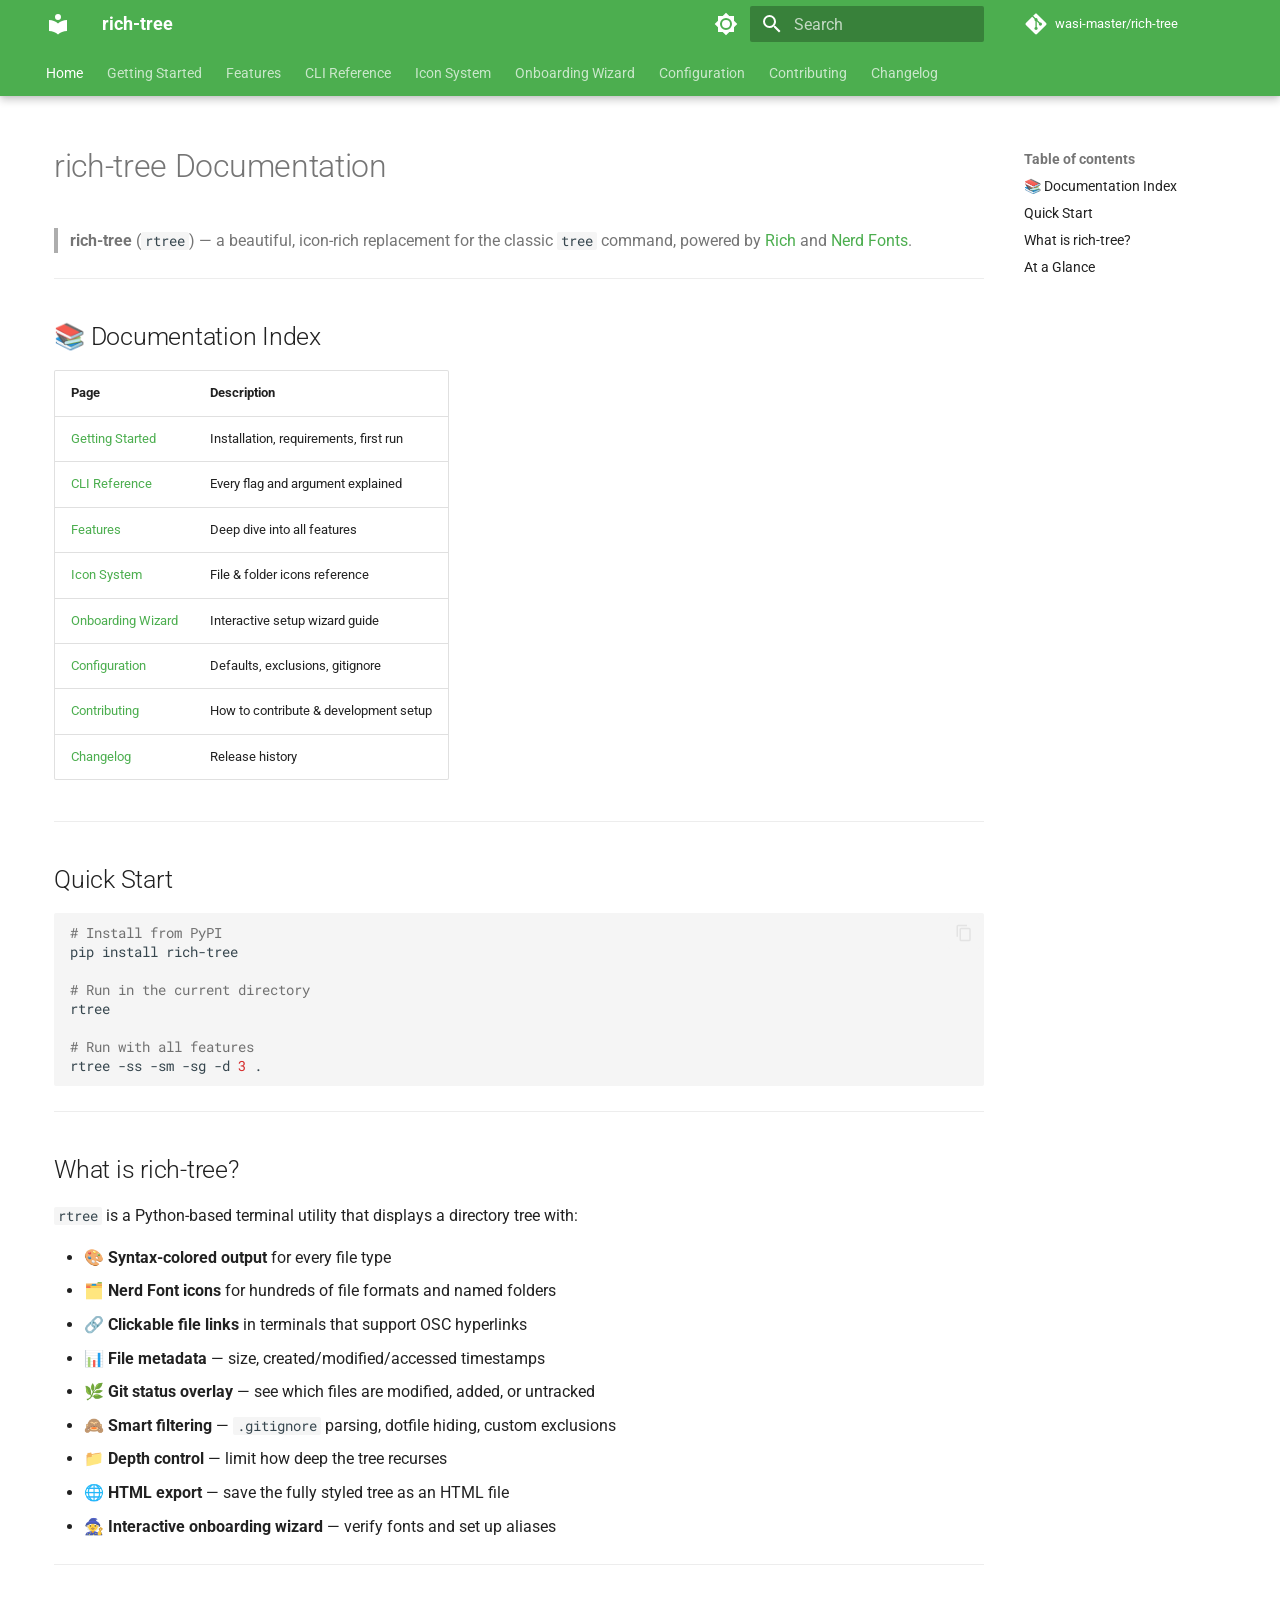
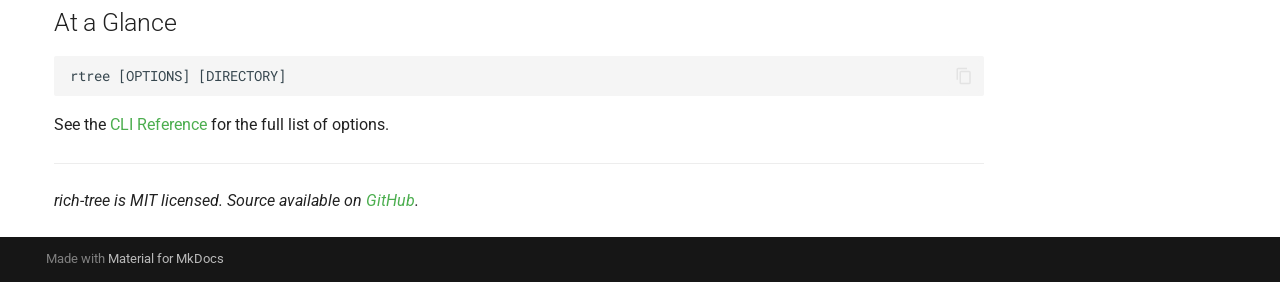
<file: index.html>
<!doctype html>
<html lang="en" class="no-js">
  <head>
    
      <meta charset="utf-8">
      <meta name="viewport" content="width=device-width,initial-scale=1">
      
        <meta name="description" content="A better tree command with beautiful icons and colors made in Python">
      
      
      
        <link rel="canonical" href="https://wasi-master.github.io/rich-tree/">
      
      
      
        <link rel="next" href="getting-started/">
      
      
        
      
      
      <link rel="icon" href="assets/images/favicon.png">
      <meta name="generator" content="mkdocs-1.6.1, mkdocs-material-9.7.7">
    
    
      
        <title>rich-tree</title>
      
    
    
      <link rel="stylesheet" href="assets/stylesheets/main.ec1eaa64.min.css">
      
        
        <link rel="stylesheet" href="assets/stylesheets/palette.ab4e12ef.min.css">
      
      


    
    
      
    
    
      
        
        
        <link rel="preconnect" href="https://fonts.gstatic.com" crossorigin>
        <link rel="stylesheet" href="https://fonts.googleapis.com/css?family=Roboto:300,300i,400,400i,700,700i%7CRoboto+Mono:400,400i,700,700i&display=fallback">
        <style>:root{--md-text-font:"Roboto";--md-code-font:"Roboto Mono"}</style>
      
    
    
      <link rel="stylesheet" href="stylesheets/extra.css">
    
    <script>__md_scope=new URL(".",location),__md_hash=e=>[...e].reduce(((e,_)=>(e<<5)-e+_.charCodeAt(0)),0),__md_get=(e,_=localStorage,t=__md_scope)=>JSON.parse(_.getItem(t.pathname+"."+e)),__md_set=(e,_,t=localStorage,a=__md_scope)=>{try{t.setItem(a.pathname+"."+e,JSON.stringify(_))}catch(e){}}</script>
    
      

    
    
  </head>
  
  
    
    
      
    
    
    
    
    <body dir="ltr" data-md-color-scheme="default" data-md-color-primary="green" data-md-color-accent="green">
  
    
    <input class="md-toggle" data-md-toggle="drawer" type="checkbox" id="__drawer" autocomplete="off">
    <input class="md-toggle" data-md-toggle="search" type="checkbox" id="__search" autocomplete="off">
    <label class="md-overlay" for="__drawer"></label>
    <div data-md-component="skip">
      
        
        <a href="#rich-tree-documentation" class="md-skip">
          Skip to content
        </a>
      
    </div>
    <div data-md-component="announce">
      
    </div>
    
    
      

  

<header class="md-header md-header--shadow md-header--lifted" data-md-component="header">
  <nav class="md-header__inner md-grid" aria-label="Header">
    <a href="." title="rich-tree" class="md-header__button md-logo" aria-label="rich-tree" data-md-component="logo">
      
  
  <svg xmlns="http://www.w3.org/2000/svg" viewBox="0 0 24 24"><path d="M12 8a3 3 0 0 0 3-3 3 3 0 0 0-3-3 3 3 0 0 0-3 3 3 3 0 0 0 3 3m0 3.54C9.64 9.35 6.5 8 3 8v11c3.5 0 6.64 1.35 9 3.54 2.36-2.19 5.5-3.54 9-3.54V8c-3.5 0-6.64 1.35-9 3.54"/></svg>

    </a>
    <label class="md-header__button md-icon" for="__drawer">
      
      <svg xmlns="http://www.w3.org/2000/svg" viewBox="0 0 24 24"><path d="M3 6h18v2H3zm0 5h18v2H3zm0 5h18v2H3z"/></svg>
    </label>
    <div class="md-header__title" data-md-component="header-title">
      <div class="md-header__ellipsis">
        <div class="md-header__topic">
          <span class="md-ellipsis">
            rich-tree
          </span>
        </div>
        <div class="md-header__topic" data-md-component="header-topic">
          <span class="md-ellipsis">
            
              Home
            
          </span>
        </div>
      </div>
    </div>
    
      
        <form class="md-header__option" data-md-component="palette">
  
    
    
    
    <input class="md-option" data-md-color-media="(prefers-color-scheme: light)" data-md-color-scheme="default" data-md-color-primary="green" data-md-color-accent="green"  aria-label="Switch to dark mode"  type="radio" name="__palette" id="__palette_0">
    
      <label class="md-header__button md-icon" title="Switch to dark mode" for="__palette_1" hidden>
        <svg xmlns="http://www.w3.org/2000/svg" viewBox="0 0 24 24"><path d="M12 8a4 4 0 0 0-4 4 4 4 0 0 0 4 4 4 4 0 0 0 4-4 4 4 0 0 0-4-4m0 10a6 6 0 0 1-6-6 6 6 0 0 1 6-6 6 6 0 0 1 6 6 6 6 0 0 1-6 6m8-9.31V4h-4.69L12 .69 8.69 4H4v4.69L.69 12 4 15.31V20h4.69L12 23.31 15.31 20H20v-4.69L23.31 12z"/></svg>
      </label>
    
  
    
    
    
    <input class="md-option" data-md-color-media="(prefers-color-scheme: dark)" data-md-color-scheme="slate" data-md-color-primary="green" data-md-color-accent="green"  aria-label="Switch to light mode"  type="radio" name="__palette" id="__palette_1">
    
      <label class="md-header__button md-icon" title="Switch to light mode" for="__palette_0" hidden>
        <svg xmlns="http://www.w3.org/2000/svg" viewBox="0 0 24 24"><path d="M12 18c-.89 0-1.74-.2-2.5-.55C11.56 16.5 13 14.42 13 12s-1.44-4.5-3.5-5.45C10.26 6.2 11.11 6 12 6a6 6 0 0 1 6 6 6 6 0 0 1-6 6m8-9.31V4h-4.69L12 .69 8.69 4H4v4.69L.69 12 4 15.31V20h4.69L12 23.31 15.31 20H20v-4.69L23.31 12z"/></svg>
      </label>
    
  
</form>
      
    
    
      <script>var palette=__md_get("__palette");if(palette&&palette.color){if("(prefers-color-scheme)"===palette.color.media){var media=matchMedia("(prefers-color-scheme: light)"),input=document.querySelector(media.matches?"[data-md-color-media='(prefers-color-scheme: light)']":"[data-md-color-media='(prefers-color-scheme: dark)']");palette.color.media=input.getAttribute("data-md-color-media"),palette.color.scheme=input.getAttribute("data-md-color-scheme"),palette.color.primary=input.getAttribute("data-md-color-primary"),palette.color.accent=input.getAttribute("data-md-color-accent")}for(var[key,value]of Object.entries(palette.color))document.body.setAttribute("data-md-color-"+key,value)}</script>
    
    
    
      
      
        <label class="md-header__button md-icon" for="__search">
          
          <svg xmlns="http://www.w3.org/2000/svg" viewBox="0 0 24 24"><path d="M9.5 3A6.5 6.5 0 0 1 16 9.5c0 1.61-.59 3.09-1.56 4.23l.27.27h.79l5 5-1.5 1.5-5-5v-.79l-.27-.27A6.52 6.52 0 0 1 9.5 16 6.5 6.5 0 0 1 3 9.5 6.5 6.5 0 0 1 9.5 3m0 2C7 5 5 7 5 9.5S7 14 9.5 14 14 12 14 9.5 12 5 9.5 5"/></svg>
        </label>
        <div class="md-search" data-md-component="search" role="dialog">
  <label class="md-search__overlay" for="__search"></label>
  <div class="md-search__inner" role="search">
    <form class="md-search__form" name="search">
      <input type="text" class="md-search__input" name="query" aria-label="Search" placeholder="Search" autocapitalize="off" autocorrect="off" autocomplete="off" spellcheck="false" data-md-component="search-query" required>
      <label class="md-search__icon md-icon" for="__search">
        
        <svg xmlns="http://www.w3.org/2000/svg" viewBox="0 0 24 24"><path d="M9.5 3A6.5 6.5 0 0 1 16 9.5c0 1.61-.59 3.09-1.56 4.23l.27.27h.79l5 5-1.5 1.5-5-5v-.79l-.27-.27A6.52 6.52 0 0 1 9.5 16 6.5 6.5 0 0 1 3 9.5 6.5 6.5 0 0 1 9.5 3m0 2C7 5 5 7 5 9.5S7 14 9.5 14 14 12 14 9.5 12 5 9.5 5"/></svg>
        
        <svg xmlns="http://www.w3.org/2000/svg" viewBox="0 0 24 24"><path d="M20 11v2H8l5.5 5.5-1.42 1.42L4.16 12l7.92-7.92L13.5 5.5 8 11z"/></svg>
      </label>
      <nav class="md-search__options" aria-label="Search">
        
        <button type="reset" class="md-search__icon md-icon" title="Clear" aria-label="Clear" tabindex="-1">
          
          <svg xmlns="http://www.w3.org/2000/svg" viewBox="0 0 24 24"><path d="M19 6.41 17.59 5 12 10.59 6.41 5 5 6.41 10.59 12 5 17.59 6.41 19 12 13.41 17.59 19 19 17.59 13.41 12z"/></svg>
        </button>
      </nav>
      
        <div class="md-search__suggest" data-md-component="search-suggest"></div>
      
    </form>
    <div class="md-search__output">
      <div class="md-search__scrollwrap" tabindex="0" data-md-scrollfix>
        <div class="md-search-result" data-md-component="search-result">
          <div class="md-search-result__meta">
            Initializing search
          </div>
          <ol class="md-search-result__list" role="presentation"></ol>
        </div>
      </div>
    </div>
  </div>
</div>
      
    
    
      <div class="md-header__source">
        <a href="https://github.com/wasi-master/rich-tree" title="Go to repository" class="md-source" data-md-component="source">
  <div class="md-source__icon md-icon">
    
    <svg xmlns="http://www.w3.org/2000/svg" viewBox="0 0 448 512"><!--! Font Awesome Free 7.1.0 by @fontawesome - https://fontawesome.com License - https://fontawesome.com/license/free (Icons: CC BY 4.0, Fonts: SIL OFL 1.1, Code: MIT License) Copyright 2025 Fonticons, Inc.--><path d="M439.6 236.1 244 40.5c-5.4-5.5-12.8-8.5-20.4-8.5s-15 3-20.4 8.4L162.5 81l51.5 51.5c27.1-9.1 52.7 16.8 43.4 43.7l49.7 49.7c34.2-11.8 61.2 31 35.5 56.7-26.5 26.5-70.2-2.9-56-37.3L240.3 199v121.9c25.3 12.5 22.3 41.8 9.1 55-6.4 6.4-15.2 10.1-24.3 10.1s-17.8-3.6-24.3-10.1c-17.6-17.6-11.1-46.9 11.2-56v-123c-20.8-8.5-24.6-30.7-18.6-45L142.6 101 8.5 235.1C3 240.6 0 247.9 0 255.5s3 15 8.5 20.4l195.6 195.7c5.4 5.4 12.7 8.4 20.4 8.4s15-3 20.4-8.4l194.7-194.7c5.4-5.4 8.4-12.8 8.4-20.4s-3-15-8.4-20.4"/></svg>
  </div>
  <div class="md-source__repository">
    wasi-master/rich-tree
  </div>
</a>
      </div>
    
  </nav>
  
    
      
<nav class="md-tabs" aria-label="Tabs" data-md-component="tabs">
  <div class="md-grid">
    <ul class="md-tabs__list">
      
        
  
  
  
    
  
  
    <li class="md-tabs__item md-tabs__item--active">
      <a href="." class="md-tabs__link">
        
  
  
    
  
  Home

      </a>
    </li>
  

      
        
  
  
  
  
    <li class="md-tabs__item">
      <a href="getting-started/" class="md-tabs__link">
        
  
  
    
  
  Getting Started

      </a>
    </li>
  

      
        
  
  
  
  
    <li class="md-tabs__item">
      <a href="features/" class="md-tabs__link">
        
  
  
    
  
  Features

      </a>
    </li>
  

      
        
  
  
  
  
    <li class="md-tabs__item">
      <a href="cli-reference/" class="md-tabs__link">
        
  
  
    
  
  CLI Reference

      </a>
    </li>
  

      
        
  
  
  
  
    <li class="md-tabs__item">
      <a href="icons/" class="md-tabs__link">
        
  
  
    
  
  Icon System

      </a>
    </li>
  

      
        
  
  
  
  
    <li class="md-tabs__item">
      <a href="onboarding/" class="md-tabs__link">
        
  
  
    
  
  Onboarding Wizard

      </a>
    </li>
  

      
        
  
  
  
  
    <li class="md-tabs__item">
      <a href="configuration/" class="md-tabs__link">
        
  
  
    
  
  Configuration

      </a>
    </li>
  

      
        
  
  
  
  
    <li class="md-tabs__item">
      <a href="contributing/" class="md-tabs__link">
        
  
  
    
  
  Contributing

      </a>
    </li>
  

      
        
  
  
  
  
    <li class="md-tabs__item">
      <a href="changelog/" class="md-tabs__link">
        
  
  
    
  
  Changelog

      </a>
    </li>
  

      
    </ul>
  </div>
</nav>
    
  
</header>
    
    <div class="md-container" data-md-component="container">
      
      
        
      
      <main class="md-main" data-md-component="main">
        <div class="md-main__inner md-grid">
          
            
              
              <div class="md-sidebar md-sidebar--primary" data-md-component="sidebar" data-md-type="navigation" >
                <div class="md-sidebar__scrollwrap">
                  <div class="md-sidebar__inner">
                    


  


<nav class="md-nav md-nav--primary md-nav--lifted" aria-label="Navigation" data-md-level="0">
  <label class="md-nav__title" for="__drawer">
    <a href="." title="rich-tree" class="md-nav__button md-logo" aria-label="rich-tree" data-md-component="logo">
      
  
  <svg xmlns="http://www.w3.org/2000/svg" viewBox="0 0 24 24"><path d="M12 8a3 3 0 0 0 3-3 3 3 0 0 0-3-3 3 3 0 0 0-3 3 3 3 0 0 0 3 3m0 3.54C9.64 9.35 6.5 8 3 8v11c3.5 0 6.64 1.35 9 3.54 2.36-2.19 5.5-3.54 9-3.54V8c-3.5 0-6.64 1.35-9 3.54"/></svg>

    </a>
    rich-tree
  </label>
  
    <div class="md-nav__source">
      <a href="https://github.com/wasi-master/rich-tree" title="Go to repository" class="md-source" data-md-component="source">
  <div class="md-source__icon md-icon">
    
    <svg xmlns="http://www.w3.org/2000/svg" viewBox="0 0 448 512"><!--! Font Awesome Free 7.1.0 by @fontawesome - https://fontawesome.com License - https://fontawesome.com/license/free (Icons: CC BY 4.0, Fonts: SIL OFL 1.1, Code: MIT License) Copyright 2025 Fonticons, Inc.--><path d="M439.6 236.1 244 40.5c-5.4-5.5-12.8-8.5-20.4-8.5s-15 3-20.4 8.4L162.5 81l51.5 51.5c27.1-9.1 52.7 16.8 43.4 43.7l49.7 49.7c34.2-11.8 61.2 31 35.5 56.7-26.5 26.5-70.2-2.9-56-37.3L240.3 199v121.9c25.3 12.5 22.3 41.8 9.1 55-6.4 6.4-15.2 10.1-24.3 10.1s-17.8-3.6-24.3-10.1c-17.6-17.6-11.1-46.9 11.2-56v-123c-20.8-8.5-24.6-30.7-18.6-45L142.6 101 8.5 235.1C3 240.6 0 247.9 0 255.5s3 15 8.5 20.4l195.6 195.7c5.4 5.4 12.7 8.4 20.4 8.4s15-3 20.4-8.4l194.7-194.7c5.4-5.4 8.4-12.8 8.4-20.4s-3-15-8.4-20.4"/></svg>
  </div>
  <div class="md-source__repository">
    wasi-master/rich-tree
  </div>
</a>
    </div>
  
  <ul class="md-nav__list" data-md-scrollfix>
    
      
      
  
  
    
  
  
  
    <li class="md-nav__item md-nav__item--active">
      
      <input class="md-nav__toggle md-toggle" type="checkbox" id="__toc">
      
      
        
      
      
        <label class="md-nav__link md-nav__link--active" for="__toc">
          
  
  
  <span class="md-ellipsis">
    
  
    Home
  

    
  </span>
  
  

          <span class="md-nav__icon md-icon"></span>
        </label>
      
      <a href="." class="md-nav__link md-nav__link--active">
        
  
  
  <span class="md-ellipsis">
    
  
    Home
  

    
  </span>
  
  

      </a>
      
        

<nav class="md-nav md-nav--secondary" aria-label="Table of contents">
  
  
  
    
  
  
    <label class="md-nav__title" for="__toc">
      <span class="md-nav__icon md-icon"></span>
      Table of contents
    </label>
    <ul class="md-nav__list" data-md-component="toc" data-md-scrollfix>
      
        <li class="md-nav__item">
  <a href="#documentation-index" class="md-nav__link">
    <span class="md-ellipsis">
      
        📚 Documentation Index
      
    </span>
  </a>
  
</li>
      
        <li class="md-nav__item">
  <a href="#quick-start" class="md-nav__link">
    <span class="md-ellipsis">
      
        Quick Start
      
    </span>
  </a>
  
</li>
      
        <li class="md-nav__item">
  <a href="#what-is-rich-tree" class="md-nav__link">
    <span class="md-ellipsis">
      
        What is rich-tree?
      
    </span>
  </a>
  
</li>
      
        <li class="md-nav__item">
  <a href="#at-a-glance" class="md-nav__link">
    <span class="md-ellipsis">
      
        At a Glance
      
    </span>
  </a>
  
</li>
      
    </ul>
  
</nav>
      
    </li>
  

    
      
      
  
  
  
  
    <li class="md-nav__item">
      <a href="getting-started/" class="md-nav__link">
        
  
  
  <span class="md-ellipsis">
    
  
    Getting Started
  

    
  </span>
  
  

      </a>
    </li>
  

    
      
      
  
  
  
  
    <li class="md-nav__item">
      <a href="features/" class="md-nav__link">
        
  
  
  <span class="md-ellipsis">
    
  
    Features
  

    
  </span>
  
  

      </a>
    </li>
  

    
      
      
  
  
  
  
    <li class="md-nav__item">
      <a href="cli-reference/" class="md-nav__link">
        
  
  
  <span class="md-ellipsis">
    
  
    CLI Reference
  

    
  </span>
  
  

      </a>
    </li>
  

    
      
      
  
  
  
  
    <li class="md-nav__item">
      <a href="icons/" class="md-nav__link">
        
  
  
  <span class="md-ellipsis">
    
  
    Icon System
  

    
  </span>
  
  

      </a>
    </li>
  

    
      
      
  
  
  
  
    <li class="md-nav__item">
      <a href="onboarding/" class="md-nav__link">
        
  
  
  <span class="md-ellipsis">
    
  
    Onboarding Wizard
  

    
  </span>
  
  

      </a>
    </li>
  

    
      
      
  
  
  
  
    <li class="md-nav__item">
      <a href="configuration/" class="md-nav__link">
        
  
  
  <span class="md-ellipsis">
    
  
    Configuration
  

    
  </span>
  
  

      </a>
    </li>
  

    
      
      
  
  
  
  
    <li class="md-nav__item">
      <a href="contributing/" class="md-nav__link">
        
  
  
  <span class="md-ellipsis">
    
  
    Contributing
  

    
  </span>
  
  

      </a>
    </li>
  

    
      
      
  
  
  
  
    <li class="md-nav__item">
      <a href="changelog/" class="md-nav__link">
        
  
  
  <span class="md-ellipsis">
    
  
    Changelog
  

    
  </span>
  
  

      </a>
    </li>
  

    
  </ul>
</nav>
                  </div>
                </div>
              </div>
            
            
              
              <div class="md-sidebar md-sidebar--secondary" data-md-component="sidebar" data-md-type="toc" >
                <div class="md-sidebar__scrollwrap">
                  <div class="md-sidebar__inner">
                    

<nav class="md-nav md-nav--secondary" aria-label="Table of contents">
  
  
  
    
  
  
    <label class="md-nav__title" for="__toc">
      <span class="md-nav__icon md-icon"></span>
      Table of contents
    </label>
    <ul class="md-nav__list" data-md-component="toc" data-md-scrollfix>
      
        <li class="md-nav__item">
  <a href="#documentation-index" class="md-nav__link">
    <span class="md-ellipsis">
      
        📚 Documentation Index
      
    </span>
  </a>
  
</li>
      
        <li class="md-nav__item">
  <a href="#quick-start" class="md-nav__link">
    <span class="md-ellipsis">
      
        Quick Start
      
    </span>
  </a>
  
</li>
      
        <li class="md-nav__item">
  <a href="#what-is-rich-tree" class="md-nav__link">
    <span class="md-ellipsis">
      
        What is rich-tree?
      
    </span>
  </a>
  
</li>
      
        <li class="md-nav__item">
  <a href="#at-a-glance" class="md-nav__link">
    <span class="md-ellipsis">
      
        At a Glance
      
    </span>
  </a>
  
</li>
      
    </ul>
  
</nav>
                  </div>
                </div>
              </div>
            
          
          
            <div class="md-content" data-md-component="content">
              
              <article class="md-content__inner md-typeset">
                
                  


  
  


<h1 id="rich-tree-documentation">rich-tree Documentation</h1>
<blockquote>
<p><strong>rich-tree</strong> (<code>rtree</code>) — a beautiful, icon-rich replacement for the classic <code>tree</code> command, powered by <a href="https://github.com/Textualize/rich">Rich</a> and <a href="https://www.nerdfonts.com/">Nerd Fonts</a>.</p>
</blockquote>
<hr />
<h2 id="documentation-index">📚 Documentation Index</h2>
<table>
<thead>
<tr>
<th>Page</th>
<th>Description</th>
</tr>
</thead>
<tbody>
<tr>
<td><a href="getting-started/">Getting Started</a></td>
<td>Installation, requirements, first run</td>
</tr>
<tr>
<td><a href="cli-reference/">CLI Reference</a></td>
<td>Every flag and argument explained</td>
</tr>
<tr>
<td><a href="features/">Features</a></td>
<td>Deep dive into all features</td>
</tr>
<tr>
<td><a href="icons/">Icon System</a></td>
<td>File &amp; folder icons reference</td>
</tr>
<tr>
<td><a href="onboarding/">Onboarding Wizard</a></td>
<td>Interactive setup wizard guide</td>
</tr>
<tr>
<td><a href="configuration/">Configuration</a></td>
<td>Defaults, exclusions, gitignore</td>
</tr>
<tr>
<td><a href="contributing/">Contributing</a></td>
<td>How to contribute &amp; development setup</td>
</tr>
<tr>
<td><a href="changelog/">Changelog</a></td>
<td>Release history</td>
</tr>
</tbody>
</table>
<hr />
<h2 id="quick-start">Quick Start</h2>
<div class="language-sh highlight"><pre><span></span><code><span id="__span-0-1"><a id="__codelineno-0-1" name="__codelineno-0-1" href="#__codelineno-0-1"></a><span class="c1"># Install from PyPI</span>
</span><span id="__span-0-2"><a id="__codelineno-0-2" name="__codelineno-0-2" href="#__codelineno-0-2"></a>pip<span class="w"> </span>install<span class="w"> </span>rich-tree
</span><span id="__span-0-3"><a id="__codelineno-0-3" name="__codelineno-0-3" href="#__codelineno-0-3"></a>
</span><span id="__span-0-4"><a id="__codelineno-0-4" name="__codelineno-0-4" href="#__codelineno-0-4"></a><span class="c1"># Run in the current directory</span>
</span><span id="__span-0-5"><a id="__codelineno-0-5" name="__codelineno-0-5" href="#__codelineno-0-5"></a>rtree
</span><span id="__span-0-6"><a id="__codelineno-0-6" name="__codelineno-0-6" href="#__codelineno-0-6"></a>
</span><span id="__span-0-7"><a id="__codelineno-0-7" name="__codelineno-0-7" href="#__codelineno-0-7"></a><span class="c1"># Run with all features</span>
</span><span id="__span-0-8"><a id="__codelineno-0-8" name="__codelineno-0-8" href="#__codelineno-0-8"></a>rtree<span class="w"> </span>-ss<span class="w"> </span>-sm<span class="w"> </span>-sg<span class="w"> </span>-d<span class="w"> </span><span class="m">3</span><span class="w"> </span>.
</span></code></pre></div>
<hr />
<h2 id="what-is-rich-tree">What is rich-tree?</h2>
<p><code>rtree</code> is a Python-based terminal utility that displays a directory tree with:</p>
<ul>
<li>🎨 <strong>Syntax-colored output</strong> for every file type</li>
<li>🗂️ <strong>Nerd Font icons</strong> for hundreds of file formats and named folders</li>
<li>🔗 <strong>Clickable file links</strong> in terminals that support OSC hyperlinks</li>
<li>📊 <strong>File metadata</strong> — size, created/modified/accessed timestamps</li>
<li>🌿 <strong>Git status overlay</strong> — see which files are modified, added, or untracked</li>
<li>🙈 <strong>Smart filtering</strong> — <code>.gitignore</code> parsing, dotfile hiding, custom exclusions</li>
<li>📁 <strong>Depth control</strong> — limit how deep the tree recurses</li>
<li>🌐 <strong>HTML export</strong> — save the fully styled tree as an HTML file</li>
<li>🧙 <strong>Interactive onboarding wizard</strong> — verify fonts and set up aliases</li>
</ul>
<hr />
<h2 id="at-a-glance">At a Glance</h2>
<div class="language-text highlight"><pre><span></span><code><span id="__span-1-1"><a id="__codelineno-1-1" name="__codelineno-1-1" href="#__codelineno-1-1"></a>rtree [OPTIONS] [DIRECTORY]
</span></code></pre></div>
<p>See the <a href="cli-reference/">CLI Reference</a> for the full list of options.</p>
<hr />
<p><em>rich-tree is MIT licensed. Source available on <a href="https://github.com/wasi-master/rich-tree">GitHub</a>.</em></p>












                
              </article>
            </div>
          
          
<script>var target=document.getElementById(location.hash.slice(1));target&&target.name&&(target.checked=target.name.startsWith("__tabbed_"))</script>
        </div>
        
          <button type="button" class="md-top md-icon" data-md-component="top" hidden>
  
  <svg xmlns="http://www.w3.org/2000/svg" viewBox="0 0 24 24"><path d="M13 20h-2V8l-5.5 5.5-1.42-1.42L12 4.16l7.92 7.92-1.42 1.42L13 8z"/></svg>
  Back to top
</button>
        
      </main>
      
        <footer class="md-footer">
  
  <div class="md-footer-meta md-typeset">
    <div class="md-footer-meta__inner md-grid">
      <div class="md-copyright">
  
  
    Made with
    <a href="https://squidfunk.github.io/mkdocs-material/" target="_blank" rel="noopener">
      Material for MkDocs
    </a>
  
</div>
      
    </div>
  </div>
</footer>
      
    </div>
    <div class="md-dialog" data-md-component="dialog">
      <div class="md-dialog__inner md-typeset"></div>
    </div>
    
    
    
      
      
      <script id="__config" type="application/json">{"annotate": null, "base": ".", "features": ["navigation.tabs", "navigation.tabs.sticky", "navigation.sections", "navigation.expand", "navigation.top", "search.suggest", "search.highlight", "content.code.copy"], "search": "assets/javascripts/workers/search.2c215733.min.js", "tags": null, "translations": {"clipboard.copied": "Copied to clipboard", "clipboard.copy": "Copy to clipboard", "search.result.more.one": "1 more on this page", "search.result.more.other": "# more on this page", "search.result.none": "No matching documents", "search.result.one": "1 matching document", "search.result.other": "# matching documents", "search.result.placeholder": "Type to start searching", "search.result.term.missing": "Missing", "select.version": "Select version"}, "version": null}</script>
    
    
      <script src="assets/javascripts/bundle.d7400e89.min.js"></script>
      
    
  </body>
</html>
</file>
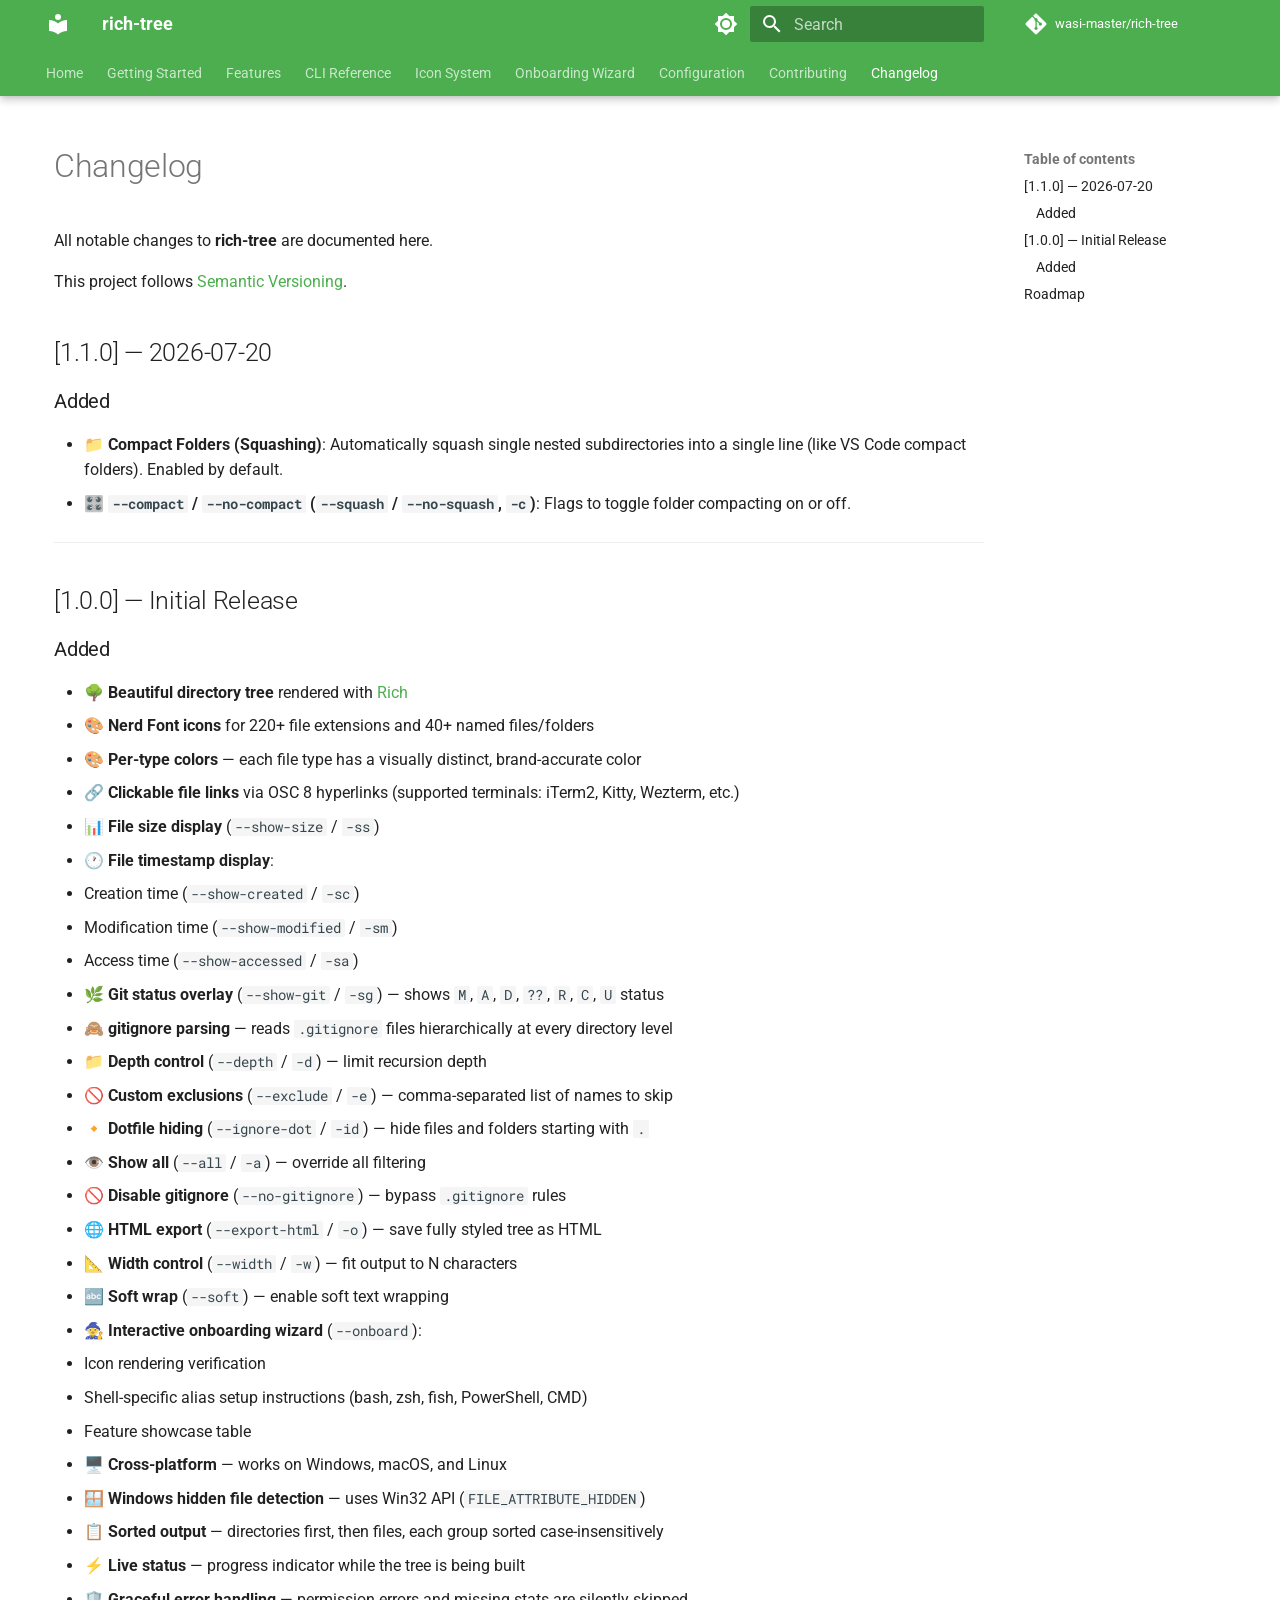
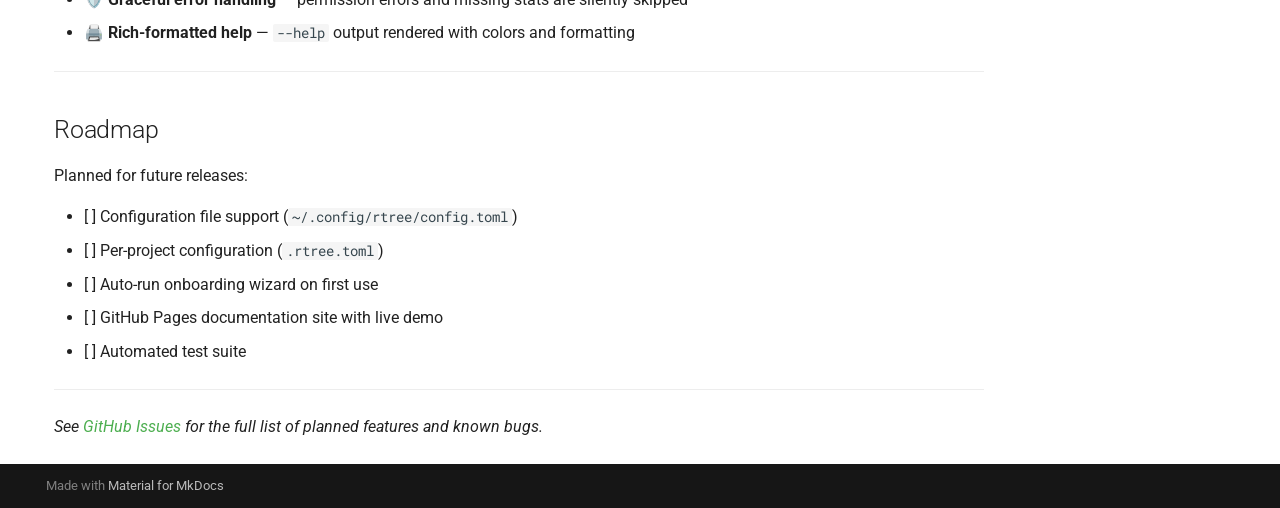
<file: changelog/index.html>
<!doctype html>
<html lang="en" class="no-js">
  <head>
    
      <meta charset="utf-8">
      <meta name="viewport" content="width=device-width,initial-scale=1">
      
        <meta name="description" content="A better tree command with beautiful icons and colors made in Python">
      
      
      
        <link rel="canonical" href="https://wasi-master.github.io/rich-tree/changelog/">
      
      
        <link rel="prev" href="../contributing/">
      
      
      
        
      
      
      <link rel="icon" href="../assets/images/favicon.png">
      <meta name="generator" content="mkdocs-1.6.1, mkdocs-material-9.7.7">
    
    
      
        <title>Changelog - rich-tree</title>
      
    
    
      <link rel="stylesheet" href="../assets/stylesheets/main.ec1eaa64.min.css">
      
        
        <link rel="stylesheet" href="../assets/stylesheets/palette.ab4e12ef.min.css">
      
      


    
    
      
    
    
      
        
        
        <link rel="preconnect" href="https://fonts.gstatic.com" crossorigin>
        <link rel="stylesheet" href="https://fonts.googleapis.com/css?family=Roboto:300,300i,400,400i,700,700i%7CRoboto+Mono:400,400i,700,700i&display=fallback">
        <style>:root{--md-text-font:"Roboto";--md-code-font:"Roboto Mono"}</style>
      
    
    
      <link rel="stylesheet" href="../stylesheets/extra.css">
    
    <script>__md_scope=new URL("..",location),__md_hash=e=>[...e].reduce(((e,_)=>(e<<5)-e+_.charCodeAt(0)),0),__md_get=(e,_=localStorage,t=__md_scope)=>JSON.parse(_.getItem(t.pathname+"."+e)),__md_set=(e,_,t=localStorage,a=__md_scope)=>{try{t.setItem(a.pathname+"."+e,JSON.stringify(_))}catch(e){}}</script>
    
      

    
    
  </head>
  
  
    
    
      
    
    
    
    
    <body dir="ltr" data-md-color-scheme="default" data-md-color-primary="green" data-md-color-accent="green">
  
    
    <input class="md-toggle" data-md-toggle="drawer" type="checkbox" id="__drawer" autocomplete="off">
    <input class="md-toggle" data-md-toggle="search" type="checkbox" id="__search" autocomplete="off">
    <label class="md-overlay" for="__drawer"></label>
    <div data-md-component="skip">
      
        
        <a href="#changelog" class="md-skip">
          Skip to content
        </a>
      
    </div>
    <div data-md-component="announce">
      
    </div>
    
    
      

  

<header class="md-header md-header--shadow md-header--lifted" data-md-component="header">
  <nav class="md-header__inner md-grid" aria-label="Header">
    <a href=".." title="rich-tree" class="md-header__button md-logo" aria-label="rich-tree" data-md-component="logo">
      
  
  <svg xmlns="http://www.w3.org/2000/svg" viewBox="0 0 24 24"><path d="M12 8a3 3 0 0 0 3-3 3 3 0 0 0-3-3 3 3 0 0 0-3 3 3 3 0 0 0 3 3m0 3.54C9.64 9.35 6.5 8 3 8v11c3.5 0 6.64 1.35 9 3.54 2.36-2.19 5.5-3.54 9-3.54V8c-3.5 0-6.64 1.35-9 3.54"/></svg>

    </a>
    <label class="md-header__button md-icon" for="__drawer">
      
      <svg xmlns="http://www.w3.org/2000/svg" viewBox="0 0 24 24"><path d="M3 6h18v2H3zm0 5h18v2H3zm0 5h18v2H3z"/></svg>
    </label>
    <div class="md-header__title" data-md-component="header-title">
      <div class="md-header__ellipsis">
        <div class="md-header__topic">
          <span class="md-ellipsis">
            rich-tree
          </span>
        </div>
        <div class="md-header__topic" data-md-component="header-topic">
          <span class="md-ellipsis">
            
              Changelog
            
          </span>
        </div>
      </div>
    </div>
    
      
        <form class="md-header__option" data-md-component="palette">
  
    
    
    
    <input class="md-option" data-md-color-media="(prefers-color-scheme: light)" data-md-color-scheme="default" data-md-color-primary="green" data-md-color-accent="green"  aria-label="Switch to dark mode"  type="radio" name="__palette" id="__palette_0">
    
      <label class="md-header__button md-icon" title="Switch to dark mode" for="__palette_1" hidden>
        <svg xmlns="http://www.w3.org/2000/svg" viewBox="0 0 24 24"><path d="M12 8a4 4 0 0 0-4 4 4 4 0 0 0 4 4 4 4 0 0 0 4-4 4 4 0 0 0-4-4m0 10a6 6 0 0 1-6-6 6 6 0 0 1 6-6 6 6 0 0 1 6 6 6 6 0 0 1-6 6m8-9.31V4h-4.69L12 .69 8.69 4H4v4.69L.69 12 4 15.31V20h4.69L12 23.31 15.31 20H20v-4.69L23.31 12z"/></svg>
      </label>
    
  
    
    
    
    <input class="md-option" data-md-color-media="(prefers-color-scheme: dark)" data-md-color-scheme="slate" data-md-color-primary="green" data-md-color-accent="green"  aria-label="Switch to light mode"  type="radio" name="__palette" id="__palette_1">
    
      <label class="md-header__button md-icon" title="Switch to light mode" for="__palette_0" hidden>
        <svg xmlns="http://www.w3.org/2000/svg" viewBox="0 0 24 24"><path d="M12 18c-.89 0-1.74-.2-2.5-.55C11.56 16.5 13 14.42 13 12s-1.44-4.5-3.5-5.45C10.26 6.2 11.11 6 12 6a6 6 0 0 1 6 6 6 6 0 0 1-6 6m8-9.31V4h-4.69L12 .69 8.69 4H4v4.69L.69 12 4 15.31V20h4.69L12 23.31 15.31 20H20v-4.69L23.31 12z"/></svg>
      </label>
    
  
</form>
      
    
    
      <script>var palette=__md_get("__palette");if(palette&&palette.color){if("(prefers-color-scheme)"===palette.color.media){var media=matchMedia("(prefers-color-scheme: light)"),input=document.querySelector(media.matches?"[data-md-color-media='(prefers-color-scheme: light)']":"[data-md-color-media='(prefers-color-scheme: dark)']");palette.color.media=input.getAttribute("data-md-color-media"),palette.color.scheme=input.getAttribute("data-md-color-scheme"),palette.color.primary=input.getAttribute("data-md-color-primary"),palette.color.accent=input.getAttribute("data-md-color-accent")}for(var[key,value]of Object.entries(palette.color))document.body.setAttribute("data-md-color-"+key,value)}</script>
    
    
    
      
      
        <label class="md-header__button md-icon" for="__search">
          
          <svg xmlns="http://www.w3.org/2000/svg" viewBox="0 0 24 24"><path d="M9.5 3A6.5 6.5 0 0 1 16 9.5c0 1.61-.59 3.09-1.56 4.23l.27.27h.79l5 5-1.5 1.5-5-5v-.79l-.27-.27A6.52 6.52 0 0 1 9.5 16 6.5 6.5 0 0 1 3 9.5 6.5 6.5 0 0 1 9.5 3m0 2C7 5 5 7 5 9.5S7 14 9.5 14 14 12 14 9.5 12 5 9.5 5"/></svg>
        </label>
        <div class="md-search" data-md-component="search" role="dialog">
  <label class="md-search__overlay" for="__search"></label>
  <div class="md-search__inner" role="search">
    <form class="md-search__form" name="search">
      <input type="text" class="md-search__input" name="query" aria-label="Search" placeholder="Search" autocapitalize="off" autocorrect="off" autocomplete="off" spellcheck="false" data-md-component="search-query" required>
      <label class="md-search__icon md-icon" for="__search">
        
        <svg xmlns="http://www.w3.org/2000/svg" viewBox="0 0 24 24"><path d="M9.5 3A6.5 6.5 0 0 1 16 9.5c0 1.61-.59 3.09-1.56 4.23l.27.27h.79l5 5-1.5 1.5-5-5v-.79l-.27-.27A6.52 6.52 0 0 1 9.5 16 6.5 6.5 0 0 1 3 9.5 6.5 6.5 0 0 1 9.5 3m0 2C7 5 5 7 5 9.5S7 14 9.5 14 14 12 14 9.5 12 5 9.5 5"/></svg>
        
        <svg xmlns="http://www.w3.org/2000/svg" viewBox="0 0 24 24"><path d="M20 11v2H8l5.5 5.5-1.42 1.42L4.16 12l7.92-7.92L13.5 5.5 8 11z"/></svg>
      </label>
      <nav class="md-search__options" aria-label="Search">
        
        <button type="reset" class="md-search__icon md-icon" title="Clear" aria-label="Clear" tabindex="-1">
          
          <svg xmlns="http://www.w3.org/2000/svg" viewBox="0 0 24 24"><path d="M19 6.41 17.59 5 12 10.59 6.41 5 5 6.41 10.59 12 5 17.59 6.41 19 12 13.41 17.59 19 19 17.59 13.41 12z"/></svg>
        </button>
      </nav>
      
        <div class="md-search__suggest" data-md-component="search-suggest"></div>
      
    </form>
    <div class="md-search__output">
      <div class="md-search__scrollwrap" tabindex="0" data-md-scrollfix>
        <div class="md-search-result" data-md-component="search-result">
          <div class="md-search-result__meta">
            Initializing search
          </div>
          <ol class="md-search-result__list" role="presentation"></ol>
        </div>
      </div>
    </div>
  </div>
</div>
      
    
    
      <div class="md-header__source">
        <a href="https://github.com/wasi-master/rich-tree" title="Go to repository" class="md-source" data-md-component="source">
  <div class="md-source__icon md-icon">
    
    <svg xmlns="http://www.w3.org/2000/svg" viewBox="0 0 448 512"><!--! Font Awesome Free 7.1.0 by @fontawesome - https://fontawesome.com License - https://fontawesome.com/license/free (Icons: CC BY 4.0, Fonts: SIL OFL 1.1, Code: MIT License) Copyright 2025 Fonticons, Inc.--><path d="M439.6 236.1 244 40.5c-5.4-5.5-12.8-8.5-20.4-8.5s-15 3-20.4 8.4L162.5 81l51.5 51.5c27.1-9.1 52.7 16.8 43.4 43.7l49.7 49.7c34.2-11.8 61.2 31 35.5 56.7-26.5 26.5-70.2-2.9-56-37.3L240.3 199v121.9c25.3 12.5 22.3 41.8 9.1 55-6.4 6.4-15.2 10.1-24.3 10.1s-17.8-3.6-24.3-10.1c-17.6-17.6-11.1-46.9 11.2-56v-123c-20.8-8.5-24.6-30.7-18.6-45L142.6 101 8.5 235.1C3 240.6 0 247.9 0 255.5s3 15 8.5 20.4l195.6 195.7c5.4 5.4 12.7 8.4 20.4 8.4s15-3 20.4-8.4l194.7-194.7c5.4-5.4 8.4-12.8 8.4-20.4s-3-15-8.4-20.4"/></svg>
  </div>
  <div class="md-source__repository">
    wasi-master/rich-tree
  </div>
</a>
      </div>
    
  </nav>
  
    
      
<nav class="md-tabs" aria-label="Tabs" data-md-component="tabs">
  <div class="md-grid">
    <ul class="md-tabs__list">
      
        
  
  
  
  
    <li class="md-tabs__item">
      <a href=".." class="md-tabs__link">
        
  
  
    
  
  Home

      </a>
    </li>
  

      
        
  
  
  
  
    <li class="md-tabs__item">
      <a href="../getting-started/" class="md-tabs__link">
        
  
  
    
  
  Getting Started

      </a>
    </li>
  

      
        
  
  
  
  
    <li class="md-tabs__item">
      <a href="../features/" class="md-tabs__link">
        
  
  
    
  
  Features

      </a>
    </li>
  

      
        
  
  
  
  
    <li class="md-tabs__item">
      <a href="../cli-reference/" class="md-tabs__link">
        
  
  
    
  
  CLI Reference

      </a>
    </li>
  

      
        
  
  
  
  
    <li class="md-tabs__item">
      <a href="../icons/" class="md-tabs__link">
        
  
  
    
  
  Icon System

      </a>
    </li>
  

      
        
  
  
  
  
    <li class="md-tabs__item">
      <a href="../onboarding/" class="md-tabs__link">
        
  
  
    
  
  Onboarding Wizard

      </a>
    </li>
  

      
        
  
  
  
  
    <li class="md-tabs__item">
      <a href="../configuration/" class="md-tabs__link">
        
  
  
    
  
  Configuration

      </a>
    </li>
  

      
        
  
  
  
  
    <li class="md-tabs__item">
      <a href="../contributing/" class="md-tabs__link">
        
  
  
    
  
  Contributing

      </a>
    </li>
  

      
        
  
  
  
    
  
  
    <li class="md-tabs__item md-tabs__item--active">
      <a href="./" class="md-tabs__link">
        
  
  
    
  
  Changelog

      </a>
    </li>
  

      
    </ul>
  </div>
</nav>
    
  
</header>
    
    <div class="md-container" data-md-component="container">
      
      
        
      
      <main class="md-main" data-md-component="main">
        <div class="md-main__inner md-grid">
          
            
              
              <div class="md-sidebar md-sidebar--primary" data-md-component="sidebar" data-md-type="navigation" >
                <div class="md-sidebar__scrollwrap">
                  <div class="md-sidebar__inner">
                    


  


<nav class="md-nav md-nav--primary md-nav--lifted" aria-label="Navigation" data-md-level="0">
  <label class="md-nav__title" for="__drawer">
    <a href=".." title="rich-tree" class="md-nav__button md-logo" aria-label="rich-tree" data-md-component="logo">
      
  
  <svg xmlns="http://www.w3.org/2000/svg" viewBox="0 0 24 24"><path d="M12 8a3 3 0 0 0 3-3 3 3 0 0 0-3-3 3 3 0 0 0-3 3 3 3 0 0 0 3 3m0 3.54C9.64 9.35 6.5 8 3 8v11c3.5 0 6.64 1.35 9 3.54 2.36-2.19 5.5-3.54 9-3.54V8c-3.5 0-6.64 1.35-9 3.54"/></svg>

    </a>
    rich-tree
  </label>
  
    <div class="md-nav__source">
      <a href="https://github.com/wasi-master/rich-tree" title="Go to repository" class="md-source" data-md-component="source">
  <div class="md-source__icon md-icon">
    
    <svg xmlns="http://www.w3.org/2000/svg" viewBox="0 0 448 512"><!--! Font Awesome Free 7.1.0 by @fontawesome - https://fontawesome.com License - https://fontawesome.com/license/free (Icons: CC BY 4.0, Fonts: SIL OFL 1.1, Code: MIT License) Copyright 2025 Fonticons, Inc.--><path d="M439.6 236.1 244 40.5c-5.4-5.5-12.8-8.5-20.4-8.5s-15 3-20.4 8.4L162.5 81l51.5 51.5c27.1-9.1 52.7 16.8 43.4 43.7l49.7 49.7c34.2-11.8 61.2 31 35.5 56.7-26.5 26.5-70.2-2.9-56-37.3L240.3 199v121.9c25.3 12.5 22.3 41.8 9.1 55-6.4 6.4-15.2 10.1-24.3 10.1s-17.8-3.6-24.3-10.1c-17.6-17.6-11.1-46.9 11.2-56v-123c-20.8-8.5-24.6-30.7-18.6-45L142.6 101 8.5 235.1C3 240.6 0 247.9 0 255.5s3 15 8.5 20.4l195.6 195.7c5.4 5.4 12.7 8.4 20.4 8.4s15-3 20.4-8.4l194.7-194.7c5.4-5.4 8.4-12.8 8.4-20.4s-3-15-8.4-20.4"/></svg>
  </div>
  <div class="md-source__repository">
    wasi-master/rich-tree
  </div>
</a>
    </div>
  
  <ul class="md-nav__list" data-md-scrollfix>
    
      
      
  
  
  
  
    <li class="md-nav__item">
      <a href=".." class="md-nav__link">
        
  
  
  <span class="md-ellipsis">
    
  
    Home
  

    
  </span>
  
  

      </a>
    </li>
  

    
      
      
  
  
  
  
    <li class="md-nav__item">
      <a href="../getting-started/" class="md-nav__link">
        
  
  
  <span class="md-ellipsis">
    
  
    Getting Started
  

    
  </span>
  
  

      </a>
    </li>
  

    
      
      
  
  
  
  
    <li class="md-nav__item">
      <a href="../features/" class="md-nav__link">
        
  
  
  <span class="md-ellipsis">
    
  
    Features
  

    
  </span>
  
  

      </a>
    </li>
  

    
      
      
  
  
  
  
    <li class="md-nav__item">
      <a href="../cli-reference/" class="md-nav__link">
        
  
  
  <span class="md-ellipsis">
    
  
    CLI Reference
  

    
  </span>
  
  

      </a>
    </li>
  

    
      
      
  
  
  
  
    <li class="md-nav__item">
      <a href="../icons/" class="md-nav__link">
        
  
  
  <span class="md-ellipsis">
    
  
    Icon System
  

    
  </span>
  
  

      </a>
    </li>
  

    
      
      
  
  
  
  
    <li class="md-nav__item">
      <a href="../onboarding/" class="md-nav__link">
        
  
  
  <span class="md-ellipsis">
    
  
    Onboarding Wizard
  

    
  </span>
  
  

      </a>
    </li>
  

    
      
      
  
  
  
  
    <li class="md-nav__item">
      <a href="../configuration/" class="md-nav__link">
        
  
  
  <span class="md-ellipsis">
    
  
    Configuration
  

    
  </span>
  
  

      </a>
    </li>
  

    
      
      
  
  
  
  
    <li class="md-nav__item">
      <a href="../contributing/" class="md-nav__link">
        
  
  
  <span class="md-ellipsis">
    
  
    Contributing
  

    
  </span>
  
  

      </a>
    </li>
  

    
      
      
  
  
    
  
  
  
    <li class="md-nav__item md-nav__item--active">
      
      <input class="md-nav__toggle md-toggle" type="checkbox" id="__toc">
      
      
        
      
      
        <label class="md-nav__link md-nav__link--active" for="__toc">
          
  
  
  <span class="md-ellipsis">
    
  
    Changelog
  

    
  </span>
  
  

          <span class="md-nav__icon md-icon"></span>
        </label>
      
      <a href="./" class="md-nav__link md-nav__link--active">
        
  
  
  <span class="md-ellipsis">
    
  
    Changelog
  

    
  </span>
  
  

      </a>
      
        

<nav class="md-nav md-nav--secondary" aria-label="Table of contents">
  
  
  
    
  
  
    <label class="md-nav__title" for="__toc">
      <span class="md-nav__icon md-icon"></span>
      Table of contents
    </label>
    <ul class="md-nav__list" data-md-component="toc" data-md-scrollfix>
      
        <li class="md-nav__item">
  <a href="#110-2026-07-20" class="md-nav__link">
    <span class="md-ellipsis">
      
        [1.1.0] — 2026-07-20
      
    </span>
  </a>
  
    <nav class="md-nav" aria-label="[1.1.0] — 2026-07-20">
      <ul class="md-nav__list">
        
          <li class="md-nav__item">
  <a href="#added" class="md-nav__link">
    <span class="md-ellipsis">
      
        Added
      
    </span>
  </a>
  
</li>
        
      </ul>
    </nav>
  
</li>
      
        <li class="md-nav__item">
  <a href="#100-initial-release" class="md-nav__link">
    <span class="md-ellipsis">
      
        [1.0.0] — Initial Release
      
    </span>
  </a>
  
    <nav class="md-nav" aria-label="[1.0.0] — Initial Release">
      <ul class="md-nav__list">
        
          <li class="md-nav__item">
  <a href="#added_1" class="md-nav__link">
    <span class="md-ellipsis">
      
        Added
      
    </span>
  </a>
  
</li>
        
      </ul>
    </nav>
  
</li>
      
        <li class="md-nav__item">
  <a href="#roadmap" class="md-nav__link">
    <span class="md-ellipsis">
      
        Roadmap
      
    </span>
  </a>
  
</li>
      
    </ul>
  
</nav>
      
    </li>
  

    
  </ul>
</nav>
                  </div>
                </div>
              </div>
            
            
              
              <div class="md-sidebar md-sidebar--secondary" data-md-component="sidebar" data-md-type="toc" >
                <div class="md-sidebar__scrollwrap">
                  <div class="md-sidebar__inner">
                    

<nav class="md-nav md-nav--secondary" aria-label="Table of contents">
  
  
  
    
  
  
    <label class="md-nav__title" for="__toc">
      <span class="md-nav__icon md-icon"></span>
      Table of contents
    </label>
    <ul class="md-nav__list" data-md-component="toc" data-md-scrollfix>
      
        <li class="md-nav__item">
  <a href="#110-2026-07-20" class="md-nav__link">
    <span class="md-ellipsis">
      
        [1.1.0] — 2026-07-20
      
    </span>
  </a>
  
    <nav class="md-nav" aria-label="[1.1.0] — 2026-07-20">
      <ul class="md-nav__list">
        
          <li class="md-nav__item">
  <a href="#added" class="md-nav__link">
    <span class="md-ellipsis">
      
        Added
      
    </span>
  </a>
  
</li>
        
      </ul>
    </nav>
  
</li>
      
        <li class="md-nav__item">
  <a href="#100-initial-release" class="md-nav__link">
    <span class="md-ellipsis">
      
        [1.0.0] — Initial Release
      
    </span>
  </a>
  
    <nav class="md-nav" aria-label="[1.0.0] — Initial Release">
      <ul class="md-nav__list">
        
          <li class="md-nav__item">
  <a href="#added_1" class="md-nav__link">
    <span class="md-ellipsis">
      
        Added
      
    </span>
  </a>
  
</li>
        
      </ul>
    </nav>
  
</li>
      
        <li class="md-nav__item">
  <a href="#roadmap" class="md-nav__link">
    <span class="md-ellipsis">
      
        Roadmap
      
    </span>
  </a>
  
</li>
      
    </ul>
  
</nav>
                  </div>
                </div>
              </div>
            
          
          
            <div class="md-content" data-md-component="content">
              
              <article class="md-content__inner md-typeset">
                
                  


  
  


<h1 id="changelog">Changelog</h1>
<p>All notable changes to <strong>rich-tree</strong> are documented here.</p>
<p>This project follows <a href="https://semver.org/">Semantic Versioning</a>.</p>
<h2 id="110-2026-07-20">[1.1.0] — 2026-07-20</h2>
<h3 id="added">Added</h3>
<ul>
<li>📁 <strong>Compact Folders (Squashing)</strong>: Automatically squash single nested subdirectories into a single line (like VS Code compact folders). Enabled by default.</li>
<li>🎛️ <strong><code>--compact</code> / <code>--no-compact</code> (<code>--squash</code> / <code>--no-squash</code>, <code>-c</code>)</strong>: Flags to toggle folder compacting on or off.</li>
</ul>
<hr />
<h2 id="100-initial-release">[1.0.0] — Initial Release</h2>
<h3 id="added_1">Added</h3>
<ul>
<li>🌳 <strong>Beautiful directory tree</strong> rendered with <a href="https://github.com/Textualize/rich">Rich</a></li>
<li>🎨 <strong>Nerd Font icons</strong> for 220+ file extensions and 40+ named files/folders</li>
<li>🎨 <strong>Per-type colors</strong> — each file type has a visually distinct, brand-accurate color</li>
<li>🔗 <strong>Clickable file links</strong> via OSC 8 hyperlinks (supported terminals: iTerm2, Kitty, Wezterm, etc.)</li>
<li>📊 <strong>File size display</strong> (<code>--show-size</code> / <code>-ss</code>)</li>
<li>🕐 <strong>File timestamp display</strong>:</li>
<li>Creation time (<code>--show-created</code> / <code>-sc</code>)</li>
<li>Modification time (<code>--show-modified</code> / <code>-sm</code>)</li>
<li>Access time (<code>--show-accessed</code> / <code>-sa</code>)</li>
<li>🌿 <strong>Git status overlay</strong> (<code>--show-git</code> / <code>-sg</code>) — shows <code>M</code>, <code>A</code>, <code>D</code>, <code>??</code>, <code>R</code>, <code>C</code>, <code>U</code> status</li>
<li>🙈 <strong>gitignore parsing</strong> — reads <code>.gitignore</code> files hierarchically at every directory level</li>
<li>📁 <strong>Depth control</strong> (<code>--depth</code> / <code>-d</code>) — limit recursion depth</li>
<li>🚫 <strong>Custom exclusions</strong> (<code>--exclude</code> / <code>-e</code>) — comma-separated list of names to skip</li>
<li>🔸 <strong>Dotfile hiding</strong> (<code>--ignore-dot</code> / <code>-id</code>) — hide files and folders starting with <code>.</code></li>
<li>👁️ <strong>Show all</strong> (<code>--all</code> / <code>-a</code>) — override all filtering</li>
<li>🚫 <strong>Disable gitignore</strong> (<code>--no-gitignore</code>) — bypass <code>.gitignore</code> rules</li>
<li>🌐 <strong>HTML export</strong> (<code>--export-html</code> / <code>-o</code>) — save fully styled tree as HTML</li>
<li>📐 <strong>Width control</strong> (<code>--width</code> / <code>-w</code>) — fit output to N characters</li>
<li>🔤 <strong>Soft wrap</strong> (<code>--soft</code>) — enable soft text wrapping</li>
<li>🧙 <strong>Interactive onboarding wizard</strong> (<code>--onboard</code>):</li>
<li>Icon rendering verification</li>
<li>Shell-specific alias setup instructions (bash, zsh, fish, PowerShell, CMD)</li>
<li>Feature showcase table</li>
<li>🖥️ <strong>Cross-platform</strong> — works on Windows, macOS, and Linux</li>
<li>🪟 <strong>Windows hidden file detection</strong> — uses Win32 API (<code>FILE_ATTRIBUTE_HIDDEN</code>)</li>
<li>📋 <strong>Sorted output</strong> — directories first, then files, each group sorted case-insensitively</li>
<li>⚡ <strong>Live status</strong> — progress indicator while the tree is being built</li>
<li>🛡️ <strong>Graceful error handling</strong> — permission errors and missing stats are silently skipped</li>
<li>🖨️ <strong>Rich-formatted help</strong> — <code>--help</code> output rendered with colors and formatting</li>
</ul>
<hr />
<h2 id="roadmap">Roadmap</h2>
<p>Planned for future releases:</p>
<ul>
<li>[ ] Configuration file support (<code>~/.config/rtree/config.toml</code>)</li>
<li>[ ] Per-project configuration (<code>.rtree.toml</code>)</li>
<li>[ ] Auto-run onboarding wizard on first use</li>
<li>[ ] GitHub Pages documentation site with live demo</li>
<li>[ ] Automated test suite</li>
</ul>
<hr />
<p><em>See <a href="https://github.com/wasi-master/rich-tree/issues">GitHub Issues</a> for the full list of planned features and known bugs.</em></p>












                
              </article>
            </div>
          
          
<script>var target=document.getElementById(location.hash.slice(1));target&&target.name&&(target.checked=target.name.startsWith("__tabbed_"))</script>
        </div>
        
          <button type="button" class="md-top md-icon" data-md-component="top" hidden>
  
  <svg xmlns="http://www.w3.org/2000/svg" viewBox="0 0 24 24"><path d="M13 20h-2V8l-5.5 5.5-1.42-1.42L12 4.16l7.92 7.92-1.42 1.42L13 8z"/></svg>
  Back to top
</button>
        
      </main>
      
        <footer class="md-footer">
  
  <div class="md-footer-meta md-typeset">
    <div class="md-footer-meta__inner md-grid">
      <div class="md-copyright">
  
  
    Made with
    <a href="https://squidfunk.github.io/mkdocs-material/" target="_blank" rel="noopener">
      Material for MkDocs
    </a>
  
</div>
      
    </div>
  </div>
</footer>
      
    </div>
    <div class="md-dialog" data-md-component="dialog">
      <div class="md-dialog__inner md-typeset"></div>
    </div>
    
    
    
      
      
      <script id="__config" type="application/json">{"annotate": null, "base": "..", "features": ["navigation.tabs", "navigation.tabs.sticky", "navigation.sections", "navigation.expand", "navigation.top", "search.suggest", "search.highlight", "content.code.copy"], "search": "../assets/javascripts/workers/search.2c215733.min.js", "tags": null, "translations": {"clipboard.copied": "Copied to clipboard", "clipboard.copy": "Copy to clipboard", "search.result.more.one": "1 more on this page", "search.result.more.other": "# more on this page", "search.result.none": "No matching documents", "search.result.one": "1 matching document", "search.result.other": "# matching documents", "search.result.placeholder": "Type to start searching", "search.result.term.missing": "Missing", "select.version": "Select version"}, "version": null}</script>
    
    
      <script src="../assets/javascripts/bundle.d7400e89.min.js"></script>
      
    
  </body>
</html>
</file>
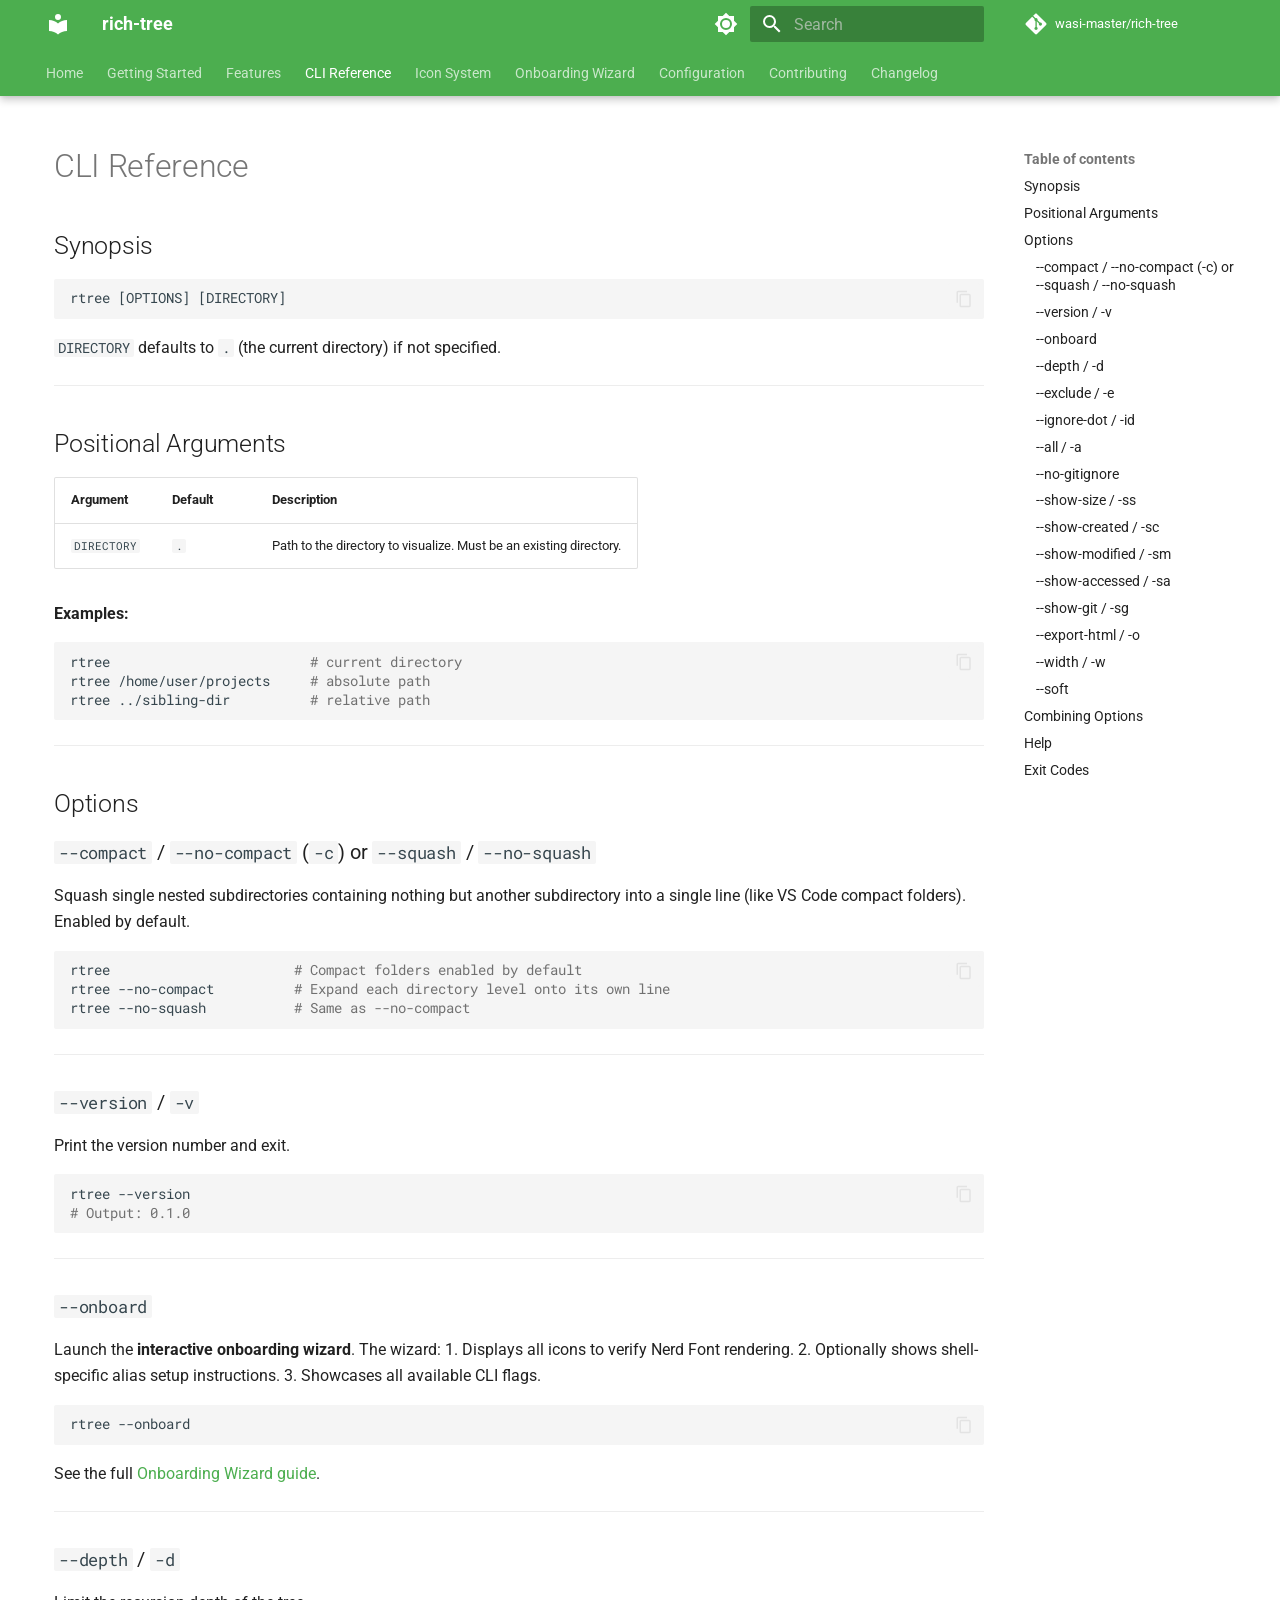
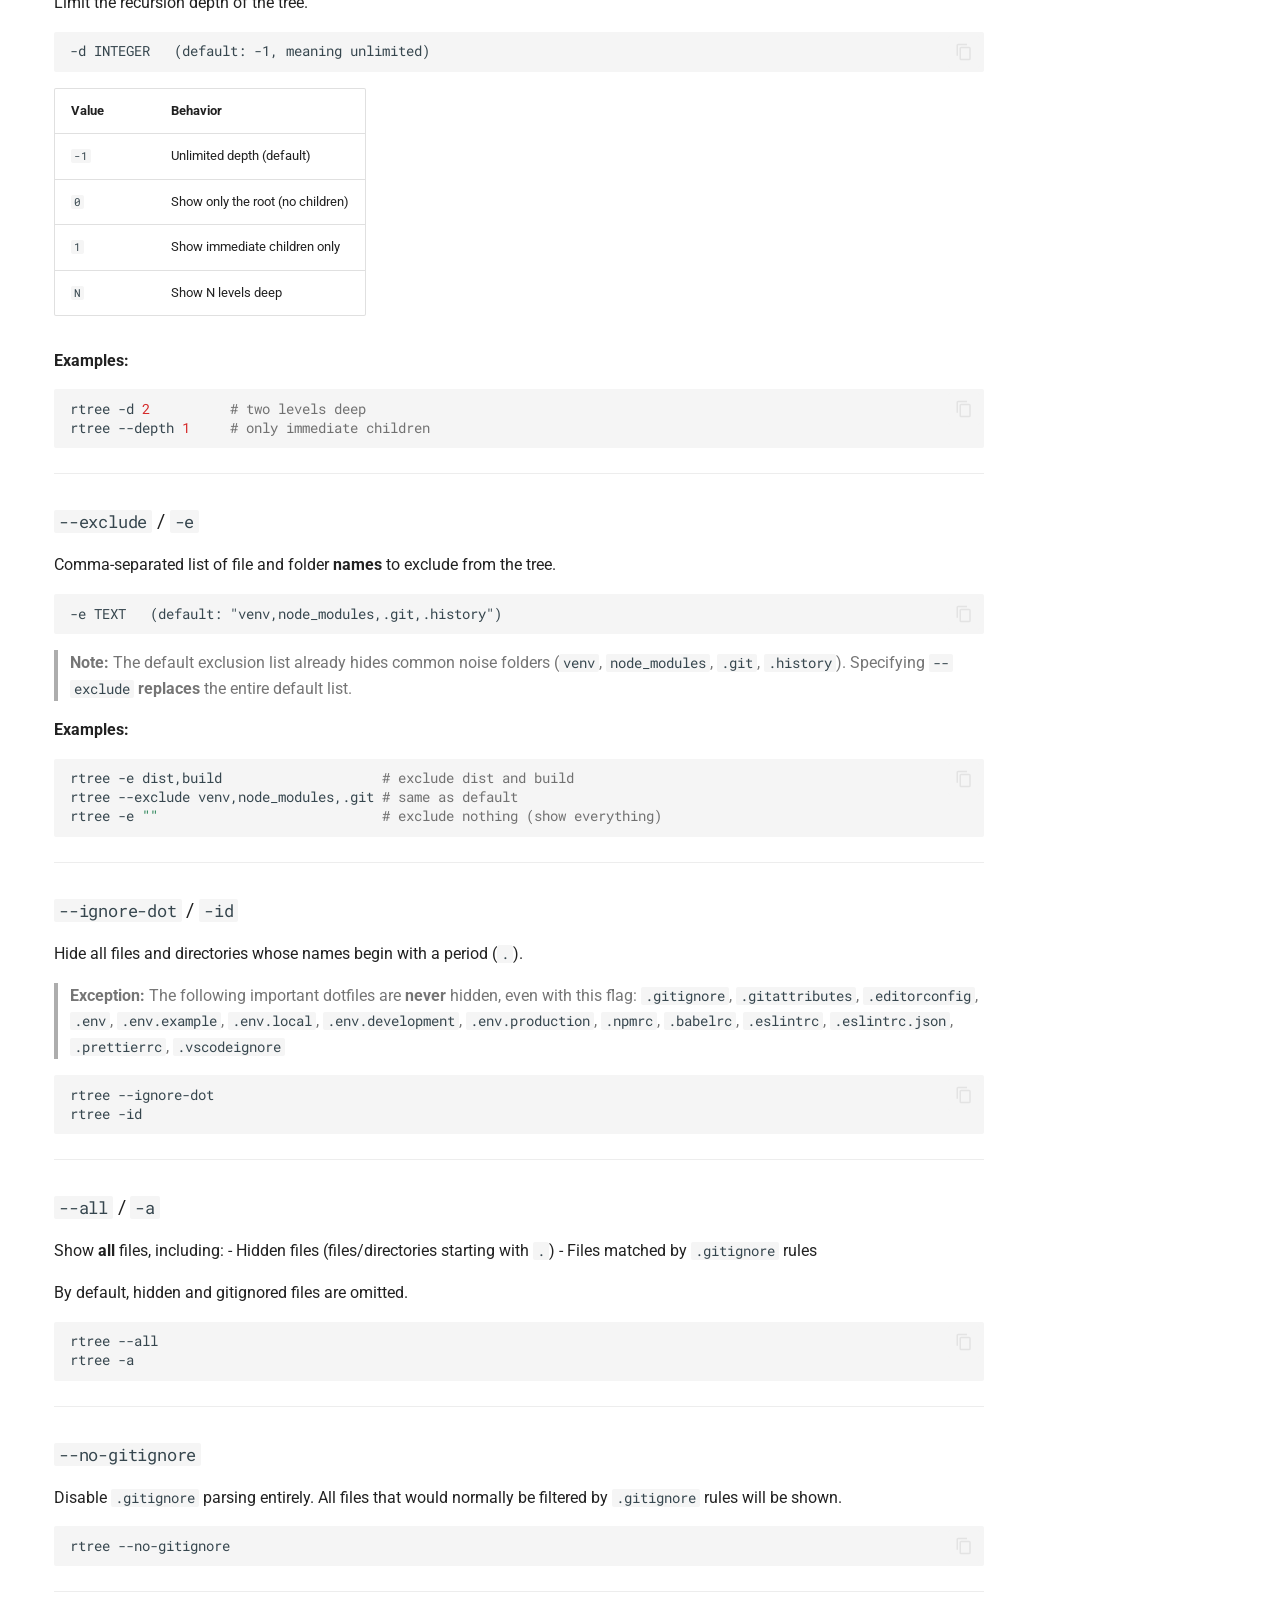
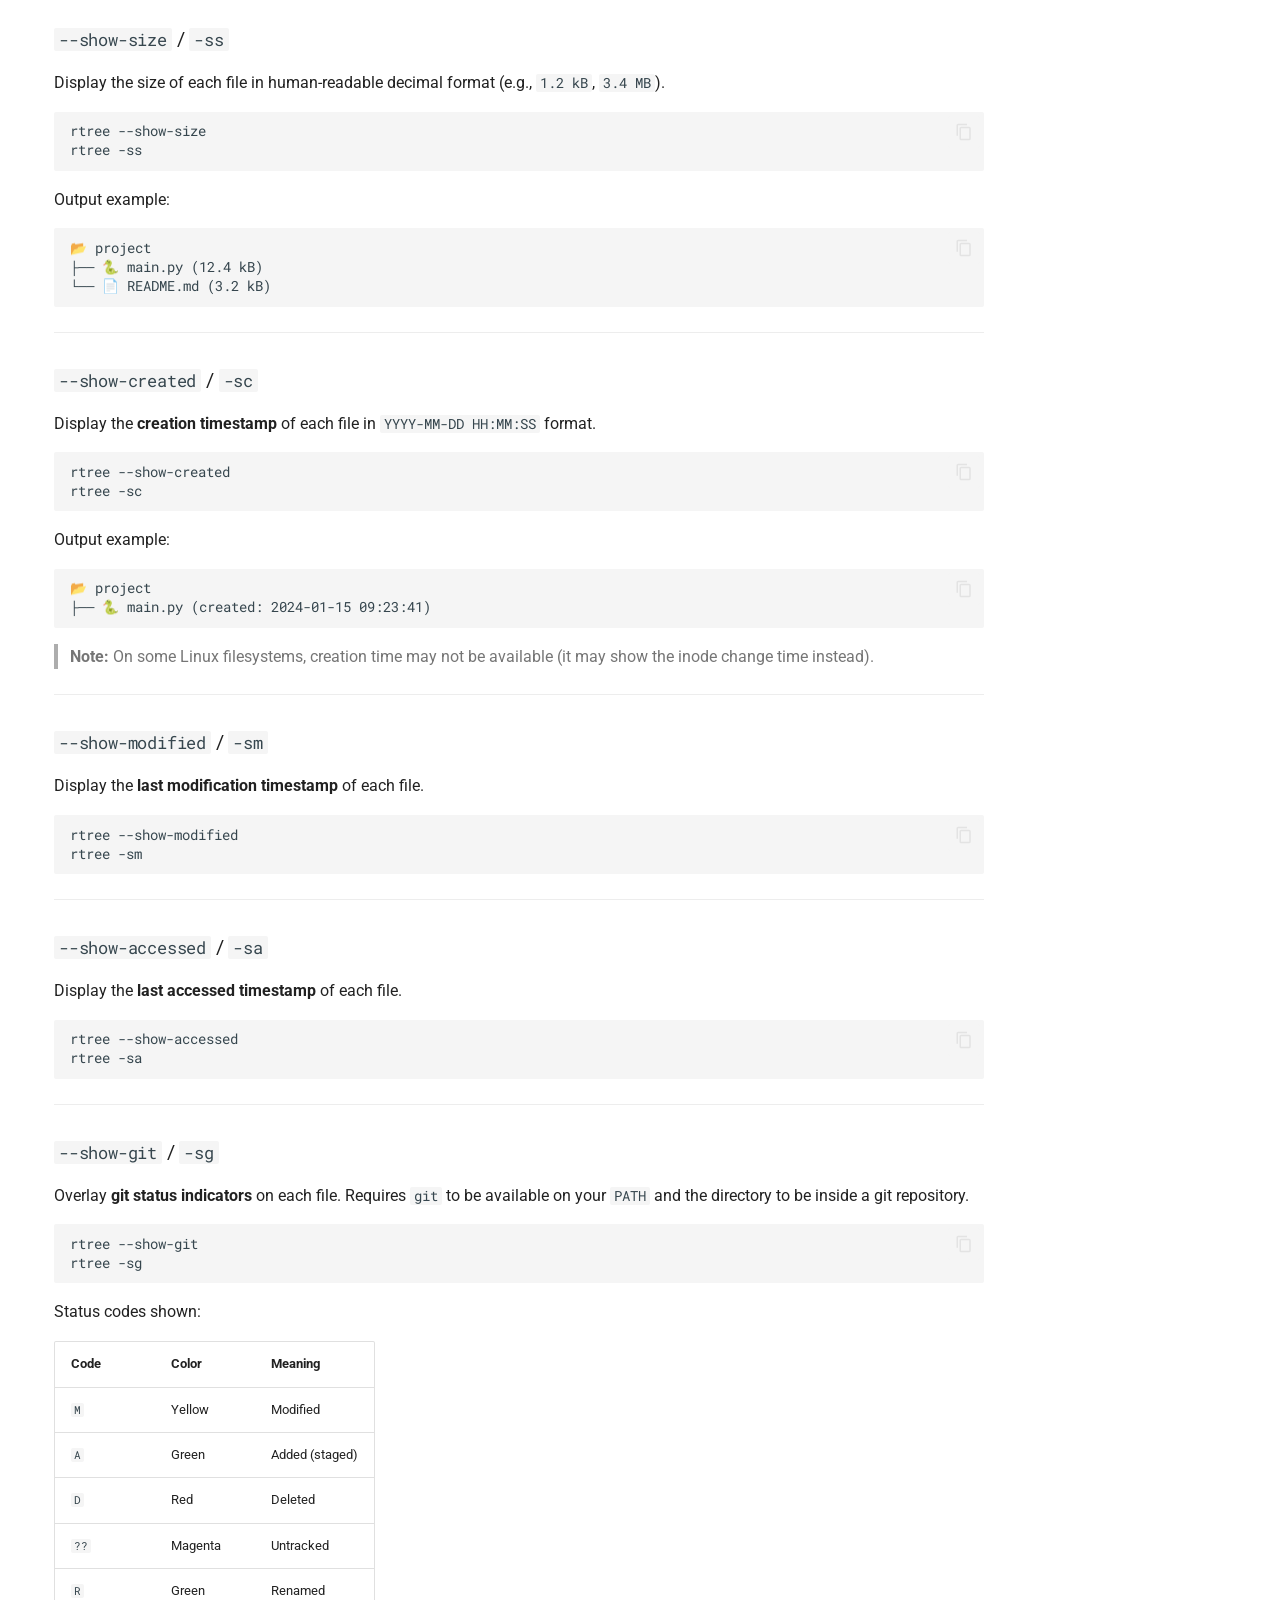
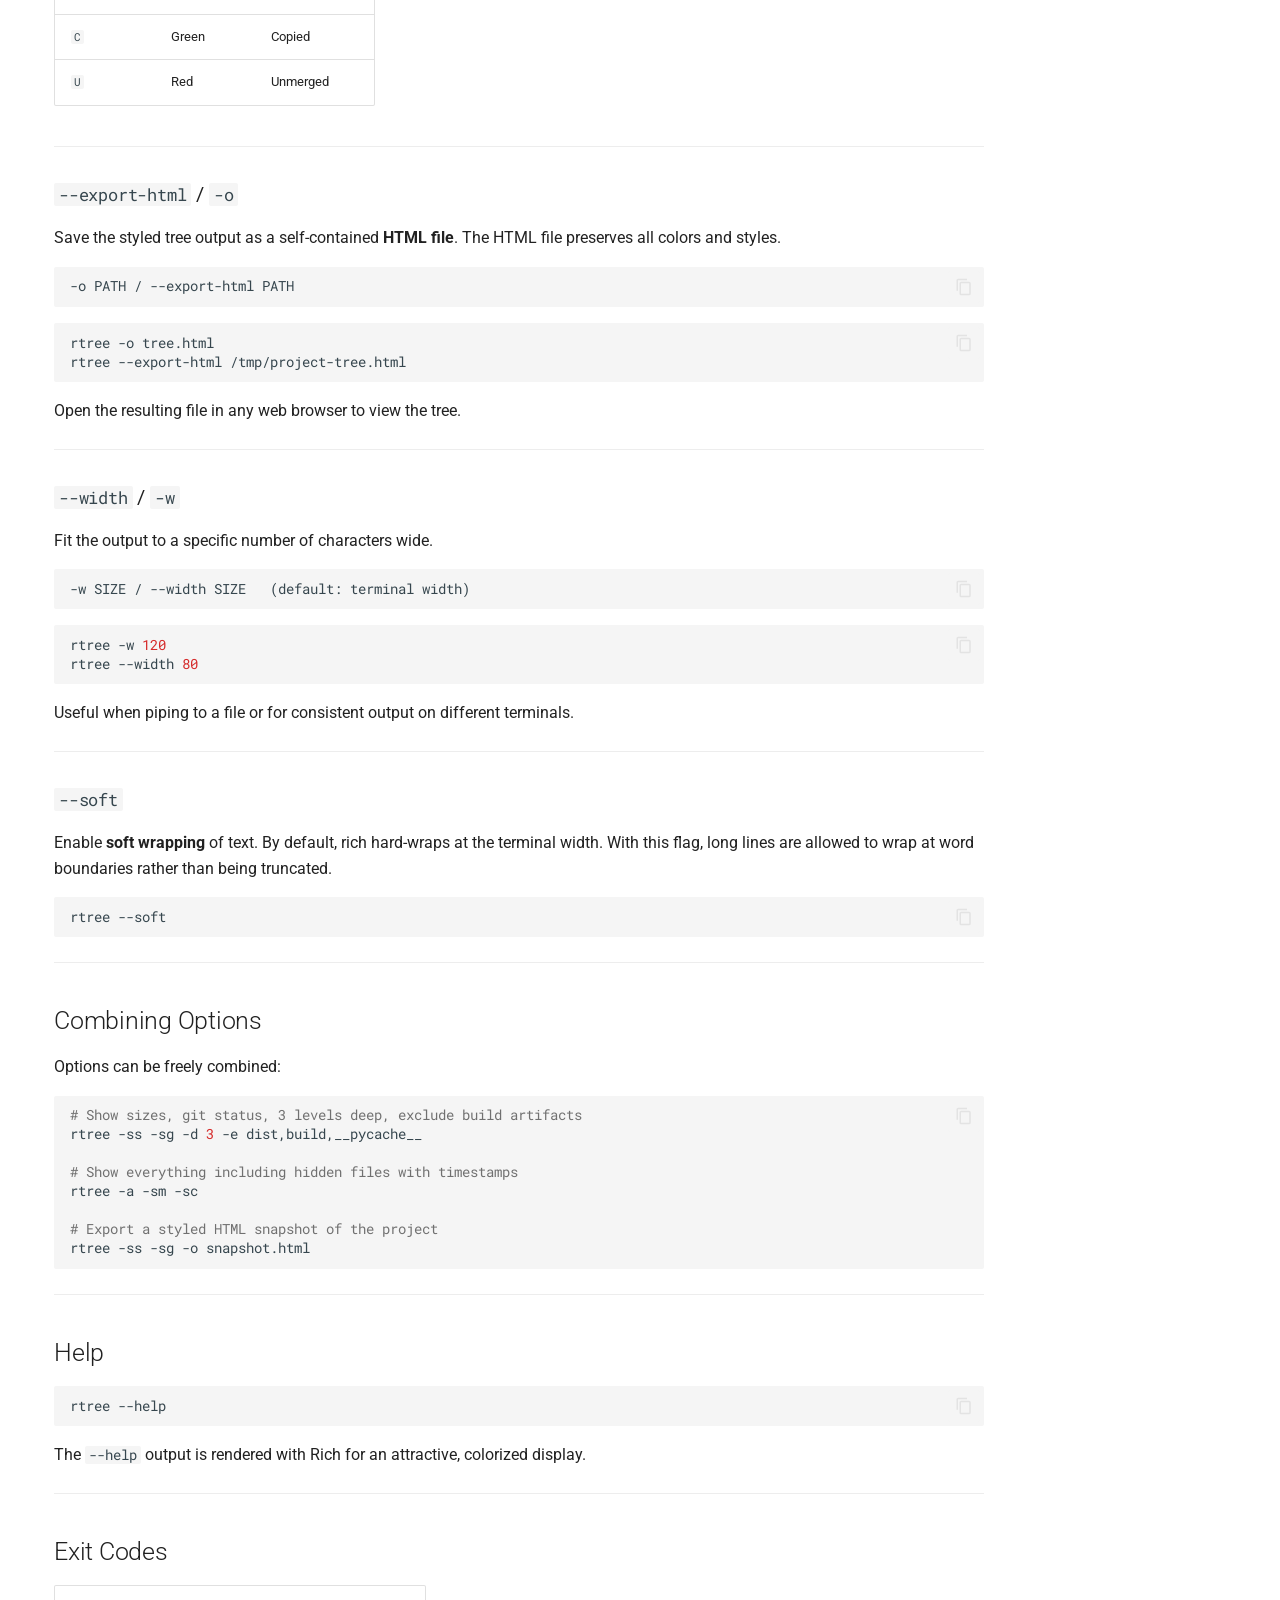
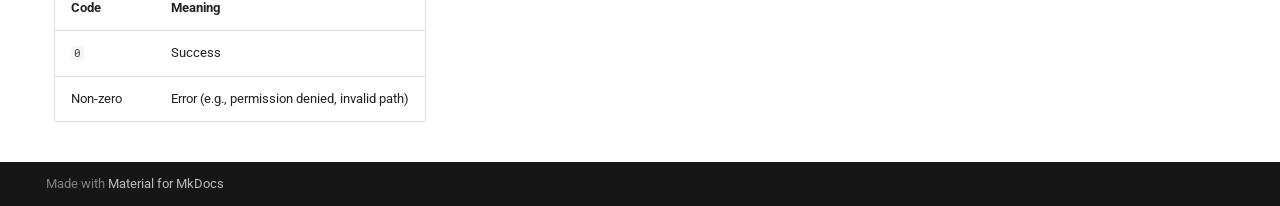
<file: cli-reference/index.html>
<!doctype html>
<html lang="en" class="no-js">
  <head>
    
      <meta charset="utf-8">
      <meta name="viewport" content="width=device-width,initial-scale=1">
      
        <meta name="description" content="A better tree command with beautiful icons and colors made in Python">
      
      
      
        <link rel="canonical" href="https://wasi-master.github.io/rich-tree/cli-reference/">
      
      
        <link rel="prev" href="../features/">
      
      
        <link rel="next" href="../icons/">
      
      
        
      
      
      <link rel="icon" href="../assets/images/favicon.png">
      <meta name="generator" content="mkdocs-1.6.1, mkdocs-material-9.7.7">
    
    
      
        <title>CLI Reference - rich-tree</title>
      
    
    
      <link rel="stylesheet" href="../assets/stylesheets/main.ec1eaa64.min.css">
      
        
        <link rel="stylesheet" href="../assets/stylesheets/palette.ab4e12ef.min.css">
      
      


    
    
      
    
    
      
        
        
        <link rel="preconnect" href="https://fonts.gstatic.com" crossorigin>
        <link rel="stylesheet" href="https://fonts.googleapis.com/css?family=Roboto:300,300i,400,400i,700,700i%7CRoboto+Mono:400,400i,700,700i&display=fallback">
        <style>:root{--md-text-font:"Roboto";--md-code-font:"Roboto Mono"}</style>
      
    
    
      <link rel="stylesheet" href="../stylesheets/extra.css">
    
    <script>__md_scope=new URL("..",location),__md_hash=e=>[...e].reduce(((e,_)=>(e<<5)-e+_.charCodeAt(0)),0),__md_get=(e,_=localStorage,t=__md_scope)=>JSON.parse(_.getItem(t.pathname+"."+e)),__md_set=(e,_,t=localStorage,a=__md_scope)=>{try{t.setItem(a.pathname+"."+e,JSON.stringify(_))}catch(e){}}</script>
    
      

    
    
  </head>
  
  
    
    
      
    
    
    
    
    <body dir="ltr" data-md-color-scheme="default" data-md-color-primary="green" data-md-color-accent="green">
  
    
    <input class="md-toggle" data-md-toggle="drawer" type="checkbox" id="__drawer" autocomplete="off">
    <input class="md-toggle" data-md-toggle="search" type="checkbox" id="__search" autocomplete="off">
    <label class="md-overlay" for="__drawer"></label>
    <div data-md-component="skip">
      
        
        <a href="#cli-reference" class="md-skip">
          Skip to content
        </a>
      
    </div>
    <div data-md-component="announce">
      
    </div>
    
    
      

  

<header class="md-header md-header--shadow md-header--lifted" data-md-component="header">
  <nav class="md-header__inner md-grid" aria-label="Header">
    <a href=".." title="rich-tree" class="md-header__button md-logo" aria-label="rich-tree" data-md-component="logo">
      
  
  <svg xmlns="http://www.w3.org/2000/svg" viewBox="0 0 24 24"><path d="M12 8a3 3 0 0 0 3-3 3 3 0 0 0-3-3 3 3 0 0 0-3 3 3 3 0 0 0 3 3m0 3.54C9.64 9.35 6.5 8 3 8v11c3.5 0 6.64 1.35 9 3.54 2.36-2.19 5.5-3.54 9-3.54V8c-3.5 0-6.64 1.35-9 3.54"/></svg>

    </a>
    <label class="md-header__button md-icon" for="__drawer">
      
      <svg xmlns="http://www.w3.org/2000/svg" viewBox="0 0 24 24"><path d="M3 6h18v2H3zm0 5h18v2H3zm0 5h18v2H3z"/></svg>
    </label>
    <div class="md-header__title" data-md-component="header-title">
      <div class="md-header__ellipsis">
        <div class="md-header__topic">
          <span class="md-ellipsis">
            rich-tree
          </span>
        </div>
        <div class="md-header__topic" data-md-component="header-topic">
          <span class="md-ellipsis">
            
              CLI Reference
            
          </span>
        </div>
      </div>
    </div>
    
      
        <form class="md-header__option" data-md-component="palette">
  
    
    
    
    <input class="md-option" data-md-color-media="(prefers-color-scheme: light)" data-md-color-scheme="default" data-md-color-primary="green" data-md-color-accent="green"  aria-label="Switch to dark mode"  type="radio" name="__palette" id="__palette_0">
    
      <label class="md-header__button md-icon" title="Switch to dark mode" for="__palette_1" hidden>
        <svg xmlns="http://www.w3.org/2000/svg" viewBox="0 0 24 24"><path d="M12 8a4 4 0 0 0-4 4 4 4 0 0 0 4 4 4 4 0 0 0 4-4 4 4 0 0 0-4-4m0 10a6 6 0 0 1-6-6 6 6 0 0 1 6-6 6 6 0 0 1 6 6 6 6 0 0 1-6 6m8-9.31V4h-4.69L12 .69 8.69 4H4v4.69L.69 12 4 15.31V20h4.69L12 23.31 15.31 20H20v-4.69L23.31 12z"/></svg>
      </label>
    
  
    
    
    
    <input class="md-option" data-md-color-media="(prefers-color-scheme: dark)" data-md-color-scheme="slate" data-md-color-primary="green" data-md-color-accent="green"  aria-label="Switch to light mode"  type="radio" name="__palette" id="__palette_1">
    
      <label class="md-header__button md-icon" title="Switch to light mode" for="__palette_0" hidden>
        <svg xmlns="http://www.w3.org/2000/svg" viewBox="0 0 24 24"><path d="M12 18c-.89 0-1.74-.2-2.5-.55C11.56 16.5 13 14.42 13 12s-1.44-4.5-3.5-5.45C10.26 6.2 11.11 6 12 6a6 6 0 0 1 6 6 6 6 0 0 1-6 6m8-9.31V4h-4.69L12 .69 8.69 4H4v4.69L.69 12 4 15.31V20h4.69L12 23.31 15.31 20H20v-4.69L23.31 12z"/></svg>
      </label>
    
  
</form>
      
    
    
      <script>var palette=__md_get("__palette");if(palette&&palette.color){if("(prefers-color-scheme)"===palette.color.media){var media=matchMedia("(prefers-color-scheme: light)"),input=document.querySelector(media.matches?"[data-md-color-media='(prefers-color-scheme: light)']":"[data-md-color-media='(prefers-color-scheme: dark)']");palette.color.media=input.getAttribute("data-md-color-media"),palette.color.scheme=input.getAttribute("data-md-color-scheme"),palette.color.primary=input.getAttribute("data-md-color-primary"),palette.color.accent=input.getAttribute("data-md-color-accent")}for(var[key,value]of Object.entries(palette.color))document.body.setAttribute("data-md-color-"+key,value)}</script>
    
    
    
      
      
        <label class="md-header__button md-icon" for="__search">
          
          <svg xmlns="http://www.w3.org/2000/svg" viewBox="0 0 24 24"><path d="M9.5 3A6.5 6.5 0 0 1 16 9.5c0 1.61-.59 3.09-1.56 4.23l.27.27h.79l5 5-1.5 1.5-5-5v-.79l-.27-.27A6.52 6.52 0 0 1 9.5 16 6.5 6.5 0 0 1 3 9.5 6.5 6.5 0 0 1 9.5 3m0 2C7 5 5 7 5 9.5S7 14 9.5 14 14 12 14 9.5 12 5 9.5 5"/></svg>
        </label>
        <div class="md-search" data-md-component="search" role="dialog">
  <label class="md-search__overlay" for="__search"></label>
  <div class="md-search__inner" role="search">
    <form class="md-search__form" name="search">
      <input type="text" class="md-search__input" name="query" aria-label="Search" placeholder="Search" autocapitalize="off" autocorrect="off" autocomplete="off" spellcheck="false" data-md-component="search-query" required>
      <label class="md-search__icon md-icon" for="__search">
        
        <svg xmlns="http://www.w3.org/2000/svg" viewBox="0 0 24 24"><path d="M9.5 3A6.5 6.5 0 0 1 16 9.5c0 1.61-.59 3.09-1.56 4.23l.27.27h.79l5 5-1.5 1.5-5-5v-.79l-.27-.27A6.52 6.52 0 0 1 9.5 16 6.5 6.5 0 0 1 3 9.5 6.5 6.5 0 0 1 9.5 3m0 2C7 5 5 7 5 9.5S7 14 9.5 14 14 12 14 9.5 12 5 9.5 5"/></svg>
        
        <svg xmlns="http://www.w3.org/2000/svg" viewBox="0 0 24 24"><path d="M20 11v2H8l5.5 5.5-1.42 1.42L4.16 12l7.92-7.92L13.5 5.5 8 11z"/></svg>
      </label>
      <nav class="md-search__options" aria-label="Search">
        
        <button type="reset" class="md-search__icon md-icon" title="Clear" aria-label="Clear" tabindex="-1">
          
          <svg xmlns="http://www.w3.org/2000/svg" viewBox="0 0 24 24"><path d="M19 6.41 17.59 5 12 10.59 6.41 5 5 6.41 10.59 12 5 17.59 6.41 19 12 13.41 17.59 19 19 17.59 13.41 12z"/></svg>
        </button>
      </nav>
      
        <div class="md-search__suggest" data-md-component="search-suggest"></div>
      
    </form>
    <div class="md-search__output">
      <div class="md-search__scrollwrap" tabindex="0" data-md-scrollfix>
        <div class="md-search-result" data-md-component="search-result">
          <div class="md-search-result__meta">
            Initializing search
          </div>
          <ol class="md-search-result__list" role="presentation"></ol>
        </div>
      </div>
    </div>
  </div>
</div>
      
    
    
      <div class="md-header__source">
        <a href="https://github.com/wasi-master/rich-tree" title="Go to repository" class="md-source" data-md-component="source">
  <div class="md-source__icon md-icon">
    
    <svg xmlns="http://www.w3.org/2000/svg" viewBox="0 0 448 512"><!--! Font Awesome Free 7.1.0 by @fontawesome - https://fontawesome.com License - https://fontawesome.com/license/free (Icons: CC BY 4.0, Fonts: SIL OFL 1.1, Code: MIT License) Copyright 2025 Fonticons, Inc.--><path d="M439.6 236.1 244 40.5c-5.4-5.5-12.8-8.5-20.4-8.5s-15 3-20.4 8.4L162.5 81l51.5 51.5c27.1-9.1 52.7 16.8 43.4 43.7l49.7 49.7c34.2-11.8 61.2 31 35.5 56.7-26.5 26.5-70.2-2.9-56-37.3L240.3 199v121.9c25.3 12.5 22.3 41.8 9.1 55-6.4 6.4-15.2 10.1-24.3 10.1s-17.8-3.6-24.3-10.1c-17.6-17.6-11.1-46.9 11.2-56v-123c-20.8-8.5-24.6-30.7-18.6-45L142.6 101 8.5 235.1C3 240.6 0 247.9 0 255.5s3 15 8.5 20.4l195.6 195.7c5.4 5.4 12.7 8.4 20.4 8.4s15-3 20.4-8.4l194.7-194.7c5.4-5.4 8.4-12.8 8.4-20.4s-3-15-8.4-20.4"/></svg>
  </div>
  <div class="md-source__repository">
    wasi-master/rich-tree
  </div>
</a>
      </div>
    
  </nav>
  
    
      
<nav class="md-tabs" aria-label="Tabs" data-md-component="tabs">
  <div class="md-grid">
    <ul class="md-tabs__list">
      
        
  
  
  
  
    <li class="md-tabs__item">
      <a href=".." class="md-tabs__link">
        
  
  
    
  
  Home

      </a>
    </li>
  

      
        
  
  
  
  
    <li class="md-tabs__item">
      <a href="../getting-started/" class="md-tabs__link">
        
  
  
    
  
  Getting Started

      </a>
    </li>
  

      
        
  
  
  
  
    <li class="md-tabs__item">
      <a href="../features/" class="md-tabs__link">
        
  
  
    
  
  Features

      </a>
    </li>
  

      
        
  
  
  
    
  
  
    <li class="md-tabs__item md-tabs__item--active">
      <a href="./" class="md-tabs__link">
        
  
  
    
  
  CLI Reference

      </a>
    </li>
  

      
        
  
  
  
  
    <li class="md-tabs__item">
      <a href="../icons/" class="md-tabs__link">
        
  
  
    
  
  Icon System

      </a>
    </li>
  

      
        
  
  
  
  
    <li class="md-tabs__item">
      <a href="../onboarding/" class="md-tabs__link">
        
  
  
    
  
  Onboarding Wizard

      </a>
    </li>
  

      
        
  
  
  
  
    <li class="md-tabs__item">
      <a href="../configuration/" class="md-tabs__link">
        
  
  
    
  
  Configuration

      </a>
    </li>
  

      
        
  
  
  
  
    <li class="md-tabs__item">
      <a href="../contributing/" class="md-tabs__link">
        
  
  
    
  
  Contributing

      </a>
    </li>
  

      
        
  
  
  
  
    <li class="md-tabs__item">
      <a href="../changelog/" class="md-tabs__link">
        
  
  
    
  
  Changelog

      </a>
    </li>
  

      
    </ul>
  </div>
</nav>
    
  
</header>
    
    <div class="md-container" data-md-component="container">
      
      
        
      
      <main class="md-main" data-md-component="main">
        <div class="md-main__inner md-grid">
          
            
              
              <div class="md-sidebar md-sidebar--primary" data-md-component="sidebar" data-md-type="navigation" >
                <div class="md-sidebar__scrollwrap">
                  <div class="md-sidebar__inner">
                    


  


<nav class="md-nav md-nav--primary md-nav--lifted" aria-label="Navigation" data-md-level="0">
  <label class="md-nav__title" for="__drawer">
    <a href=".." title="rich-tree" class="md-nav__button md-logo" aria-label="rich-tree" data-md-component="logo">
      
  
  <svg xmlns="http://www.w3.org/2000/svg" viewBox="0 0 24 24"><path d="M12 8a3 3 0 0 0 3-3 3 3 0 0 0-3-3 3 3 0 0 0-3 3 3 3 0 0 0 3 3m0 3.54C9.64 9.35 6.5 8 3 8v11c3.5 0 6.64 1.35 9 3.54 2.36-2.19 5.5-3.54 9-3.54V8c-3.5 0-6.64 1.35-9 3.54"/></svg>

    </a>
    rich-tree
  </label>
  
    <div class="md-nav__source">
      <a href="https://github.com/wasi-master/rich-tree" title="Go to repository" class="md-source" data-md-component="source">
  <div class="md-source__icon md-icon">
    
    <svg xmlns="http://www.w3.org/2000/svg" viewBox="0 0 448 512"><!--! Font Awesome Free 7.1.0 by @fontawesome - https://fontawesome.com License - https://fontawesome.com/license/free (Icons: CC BY 4.0, Fonts: SIL OFL 1.1, Code: MIT License) Copyright 2025 Fonticons, Inc.--><path d="M439.6 236.1 244 40.5c-5.4-5.5-12.8-8.5-20.4-8.5s-15 3-20.4 8.4L162.5 81l51.5 51.5c27.1-9.1 52.7 16.8 43.4 43.7l49.7 49.7c34.2-11.8 61.2 31 35.5 56.7-26.5 26.5-70.2-2.9-56-37.3L240.3 199v121.9c25.3 12.5 22.3 41.8 9.1 55-6.4 6.4-15.2 10.1-24.3 10.1s-17.8-3.6-24.3-10.1c-17.6-17.6-11.1-46.9 11.2-56v-123c-20.8-8.5-24.6-30.7-18.6-45L142.6 101 8.5 235.1C3 240.6 0 247.9 0 255.5s3 15 8.5 20.4l195.6 195.7c5.4 5.4 12.7 8.4 20.4 8.4s15-3 20.4-8.4l194.7-194.7c5.4-5.4 8.4-12.8 8.4-20.4s-3-15-8.4-20.4"/></svg>
  </div>
  <div class="md-source__repository">
    wasi-master/rich-tree
  </div>
</a>
    </div>
  
  <ul class="md-nav__list" data-md-scrollfix>
    
      
      
  
  
  
  
    <li class="md-nav__item">
      <a href=".." class="md-nav__link">
        
  
  
  <span class="md-ellipsis">
    
  
    Home
  

    
  </span>
  
  

      </a>
    </li>
  

    
      
      
  
  
  
  
    <li class="md-nav__item">
      <a href="../getting-started/" class="md-nav__link">
        
  
  
  <span class="md-ellipsis">
    
  
    Getting Started
  

    
  </span>
  
  

      </a>
    </li>
  

    
      
      
  
  
  
  
    <li class="md-nav__item">
      <a href="../features/" class="md-nav__link">
        
  
  
  <span class="md-ellipsis">
    
  
    Features
  

    
  </span>
  
  

      </a>
    </li>
  

    
      
      
  
  
    
  
  
  
    <li class="md-nav__item md-nav__item--active">
      
      <input class="md-nav__toggle md-toggle" type="checkbox" id="__toc">
      
      
        
      
      
        <label class="md-nav__link md-nav__link--active" for="__toc">
          
  
  
  <span class="md-ellipsis">
    
  
    CLI Reference
  

    
  </span>
  
  

          <span class="md-nav__icon md-icon"></span>
        </label>
      
      <a href="./" class="md-nav__link md-nav__link--active">
        
  
  
  <span class="md-ellipsis">
    
  
    CLI Reference
  

    
  </span>
  
  

      </a>
      
        

<nav class="md-nav md-nav--secondary" aria-label="Table of contents">
  
  
  
    
  
  
    <label class="md-nav__title" for="__toc">
      <span class="md-nav__icon md-icon"></span>
      Table of contents
    </label>
    <ul class="md-nav__list" data-md-component="toc" data-md-scrollfix>
      
        <li class="md-nav__item">
  <a href="#synopsis" class="md-nav__link">
    <span class="md-ellipsis">
      
        Synopsis
      
    </span>
  </a>
  
</li>
      
        <li class="md-nav__item">
  <a href="#positional-arguments" class="md-nav__link">
    <span class="md-ellipsis">
      
        Positional Arguments
      
    </span>
  </a>
  
</li>
      
        <li class="md-nav__item">
  <a href="#options" class="md-nav__link">
    <span class="md-ellipsis">
      
        Options
      
    </span>
  </a>
  
    <nav class="md-nav" aria-label="Options">
      <ul class="md-nav__list">
        
          <li class="md-nav__item">
  <a href="#-compact-no-compact-c-or-squash-no-squash" class="md-nav__link">
    <span class="md-ellipsis">
      
        --compact / --no-compact (-c) or --squash / --no-squash
      
    </span>
  </a>
  
</li>
        
          <li class="md-nav__item">
  <a href="#-version-v" class="md-nav__link">
    <span class="md-ellipsis">
      
        --version / -v
      
    </span>
  </a>
  
</li>
        
          <li class="md-nav__item">
  <a href="#-onboard" class="md-nav__link">
    <span class="md-ellipsis">
      
        --onboard
      
    </span>
  </a>
  
</li>
        
          <li class="md-nav__item">
  <a href="#-depth-d" class="md-nav__link">
    <span class="md-ellipsis">
      
        --depth / -d
      
    </span>
  </a>
  
</li>
        
          <li class="md-nav__item">
  <a href="#-exclude-e" class="md-nav__link">
    <span class="md-ellipsis">
      
        --exclude / -e
      
    </span>
  </a>
  
</li>
        
          <li class="md-nav__item">
  <a href="#-ignore-dot-id" class="md-nav__link">
    <span class="md-ellipsis">
      
        --ignore-dot / -id
      
    </span>
  </a>
  
</li>
        
          <li class="md-nav__item">
  <a href="#-all-a" class="md-nav__link">
    <span class="md-ellipsis">
      
        --all / -a
      
    </span>
  </a>
  
</li>
        
          <li class="md-nav__item">
  <a href="#-no-gitignore" class="md-nav__link">
    <span class="md-ellipsis">
      
        --no-gitignore
      
    </span>
  </a>
  
</li>
        
          <li class="md-nav__item">
  <a href="#-show-size-ss" class="md-nav__link">
    <span class="md-ellipsis">
      
        --show-size / -ss
      
    </span>
  </a>
  
</li>
        
          <li class="md-nav__item">
  <a href="#-show-created-sc" class="md-nav__link">
    <span class="md-ellipsis">
      
        --show-created / -sc
      
    </span>
  </a>
  
</li>
        
          <li class="md-nav__item">
  <a href="#-show-modified-sm" class="md-nav__link">
    <span class="md-ellipsis">
      
        --show-modified / -sm
      
    </span>
  </a>
  
</li>
        
          <li class="md-nav__item">
  <a href="#-show-accessed-sa" class="md-nav__link">
    <span class="md-ellipsis">
      
        --show-accessed / -sa
      
    </span>
  </a>
  
</li>
        
          <li class="md-nav__item">
  <a href="#-show-git-sg" class="md-nav__link">
    <span class="md-ellipsis">
      
        --show-git / -sg
      
    </span>
  </a>
  
</li>
        
          <li class="md-nav__item">
  <a href="#-export-html-o" class="md-nav__link">
    <span class="md-ellipsis">
      
        --export-html / -o
      
    </span>
  </a>
  
</li>
        
          <li class="md-nav__item">
  <a href="#-width-w" class="md-nav__link">
    <span class="md-ellipsis">
      
        --width / -w
      
    </span>
  </a>
  
</li>
        
          <li class="md-nav__item">
  <a href="#-soft" class="md-nav__link">
    <span class="md-ellipsis">
      
        --soft
      
    </span>
  </a>
  
</li>
        
      </ul>
    </nav>
  
</li>
      
        <li class="md-nav__item">
  <a href="#combining-options" class="md-nav__link">
    <span class="md-ellipsis">
      
        Combining Options
      
    </span>
  </a>
  
</li>
      
        <li class="md-nav__item">
  <a href="#help" class="md-nav__link">
    <span class="md-ellipsis">
      
        Help
      
    </span>
  </a>
  
</li>
      
        <li class="md-nav__item">
  <a href="#exit-codes" class="md-nav__link">
    <span class="md-ellipsis">
      
        Exit Codes
      
    </span>
  </a>
  
</li>
      
    </ul>
  
</nav>
      
    </li>
  

    
      
      
  
  
  
  
    <li class="md-nav__item">
      <a href="../icons/" class="md-nav__link">
        
  
  
  <span class="md-ellipsis">
    
  
    Icon System
  

    
  </span>
  
  

      </a>
    </li>
  

    
      
      
  
  
  
  
    <li class="md-nav__item">
      <a href="../onboarding/" class="md-nav__link">
        
  
  
  <span class="md-ellipsis">
    
  
    Onboarding Wizard
  

    
  </span>
  
  

      </a>
    </li>
  

    
      
      
  
  
  
  
    <li class="md-nav__item">
      <a href="../configuration/" class="md-nav__link">
        
  
  
  <span class="md-ellipsis">
    
  
    Configuration
  

    
  </span>
  
  

      </a>
    </li>
  

    
      
      
  
  
  
  
    <li class="md-nav__item">
      <a href="../contributing/" class="md-nav__link">
        
  
  
  <span class="md-ellipsis">
    
  
    Contributing
  

    
  </span>
  
  

      </a>
    </li>
  

    
      
      
  
  
  
  
    <li class="md-nav__item">
      <a href="../changelog/" class="md-nav__link">
        
  
  
  <span class="md-ellipsis">
    
  
    Changelog
  

    
  </span>
  
  

      </a>
    </li>
  

    
  </ul>
</nav>
                  </div>
                </div>
              </div>
            
            
              
              <div class="md-sidebar md-sidebar--secondary" data-md-component="sidebar" data-md-type="toc" >
                <div class="md-sidebar__scrollwrap">
                  <div class="md-sidebar__inner">
                    

<nav class="md-nav md-nav--secondary" aria-label="Table of contents">
  
  
  
    
  
  
    <label class="md-nav__title" for="__toc">
      <span class="md-nav__icon md-icon"></span>
      Table of contents
    </label>
    <ul class="md-nav__list" data-md-component="toc" data-md-scrollfix>
      
        <li class="md-nav__item">
  <a href="#synopsis" class="md-nav__link">
    <span class="md-ellipsis">
      
        Synopsis
      
    </span>
  </a>
  
</li>
      
        <li class="md-nav__item">
  <a href="#positional-arguments" class="md-nav__link">
    <span class="md-ellipsis">
      
        Positional Arguments
      
    </span>
  </a>
  
</li>
      
        <li class="md-nav__item">
  <a href="#options" class="md-nav__link">
    <span class="md-ellipsis">
      
        Options
      
    </span>
  </a>
  
    <nav class="md-nav" aria-label="Options">
      <ul class="md-nav__list">
        
          <li class="md-nav__item">
  <a href="#-compact-no-compact-c-or-squash-no-squash" class="md-nav__link">
    <span class="md-ellipsis">
      
        --compact / --no-compact (-c) or --squash / --no-squash
      
    </span>
  </a>
  
</li>
        
          <li class="md-nav__item">
  <a href="#-version-v" class="md-nav__link">
    <span class="md-ellipsis">
      
        --version / -v
      
    </span>
  </a>
  
</li>
        
          <li class="md-nav__item">
  <a href="#-onboard" class="md-nav__link">
    <span class="md-ellipsis">
      
        --onboard
      
    </span>
  </a>
  
</li>
        
          <li class="md-nav__item">
  <a href="#-depth-d" class="md-nav__link">
    <span class="md-ellipsis">
      
        --depth / -d
      
    </span>
  </a>
  
</li>
        
          <li class="md-nav__item">
  <a href="#-exclude-e" class="md-nav__link">
    <span class="md-ellipsis">
      
        --exclude / -e
      
    </span>
  </a>
  
</li>
        
          <li class="md-nav__item">
  <a href="#-ignore-dot-id" class="md-nav__link">
    <span class="md-ellipsis">
      
        --ignore-dot / -id
      
    </span>
  </a>
  
</li>
        
          <li class="md-nav__item">
  <a href="#-all-a" class="md-nav__link">
    <span class="md-ellipsis">
      
        --all / -a
      
    </span>
  </a>
  
</li>
        
          <li class="md-nav__item">
  <a href="#-no-gitignore" class="md-nav__link">
    <span class="md-ellipsis">
      
        --no-gitignore
      
    </span>
  </a>
  
</li>
        
          <li class="md-nav__item">
  <a href="#-show-size-ss" class="md-nav__link">
    <span class="md-ellipsis">
      
        --show-size / -ss
      
    </span>
  </a>
  
</li>
        
          <li class="md-nav__item">
  <a href="#-show-created-sc" class="md-nav__link">
    <span class="md-ellipsis">
      
        --show-created / -sc
      
    </span>
  </a>
  
</li>
        
          <li class="md-nav__item">
  <a href="#-show-modified-sm" class="md-nav__link">
    <span class="md-ellipsis">
      
        --show-modified / -sm
      
    </span>
  </a>
  
</li>
        
          <li class="md-nav__item">
  <a href="#-show-accessed-sa" class="md-nav__link">
    <span class="md-ellipsis">
      
        --show-accessed / -sa
      
    </span>
  </a>
  
</li>
        
          <li class="md-nav__item">
  <a href="#-show-git-sg" class="md-nav__link">
    <span class="md-ellipsis">
      
        --show-git / -sg
      
    </span>
  </a>
  
</li>
        
          <li class="md-nav__item">
  <a href="#-export-html-o" class="md-nav__link">
    <span class="md-ellipsis">
      
        --export-html / -o
      
    </span>
  </a>
  
</li>
        
          <li class="md-nav__item">
  <a href="#-width-w" class="md-nav__link">
    <span class="md-ellipsis">
      
        --width / -w
      
    </span>
  </a>
  
</li>
        
          <li class="md-nav__item">
  <a href="#-soft" class="md-nav__link">
    <span class="md-ellipsis">
      
        --soft
      
    </span>
  </a>
  
</li>
        
      </ul>
    </nav>
  
</li>
      
        <li class="md-nav__item">
  <a href="#combining-options" class="md-nav__link">
    <span class="md-ellipsis">
      
        Combining Options
      
    </span>
  </a>
  
</li>
      
        <li class="md-nav__item">
  <a href="#help" class="md-nav__link">
    <span class="md-ellipsis">
      
        Help
      
    </span>
  </a>
  
</li>
      
        <li class="md-nav__item">
  <a href="#exit-codes" class="md-nav__link">
    <span class="md-ellipsis">
      
        Exit Codes
      
    </span>
  </a>
  
</li>
      
    </ul>
  
</nav>
                  </div>
                </div>
              </div>
            
          
          
            <div class="md-content" data-md-component="content">
              
              <article class="md-content__inner md-typeset">
                
                  


  
  


<h1 id="cli-reference">CLI Reference</h1>
<h2 id="synopsis">Synopsis</h2>
<div class="language-text highlight"><pre><span></span><code><span id="__span-0-1"><a id="__codelineno-0-1" name="__codelineno-0-1" href="#__codelineno-0-1"></a>rtree [OPTIONS] [DIRECTORY]
</span></code></pre></div>
<p><code>DIRECTORY</code> defaults to <code>.</code> (the current directory) if not specified.</p>
<hr />
<h2 id="positional-arguments">Positional Arguments</h2>
<table>
<thead>
<tr>
<th>Argument</th>
<th>Default</th>
<th>Description</th>
</tr>
</thead>
<tbody>
<tr>
<td><code>DIRECTORY</code></td>
<td><code>.</code></td>
<td>Path to the directory to visualize. Must be an existing directory.</td>
</tr>
</tbody>
</table>
<p><strong>Examples:</strong></p>
<div class="language-sh highlight"><pre><span></span><code><span id="__span-1-1"><a id="__codelineno-1-1" name="__codelineno-1-1" href="#__codelineno-1-1"></a>rtree<span class="w">                         </span><span class="c1"># current directory</span>
</span><span id="__span-1-2"><a id="__codelineno-1-2" name="__codelineno-1-2" href="#__codelineno-1-2"></a>rtree<span class="w"> </span>/home/user/projects<span class="w">     </span><span class="c1"># absolute path</span>
</span><span id="__span-1-3"><a id="__codelineno-1-3" name="__codelineno-1-3" href="#__codelineno-1-3"></a>rtree<span class="w"> </span>../sibling-dir<span class="w">          </span><span class="c1"># relative path</span>
</span></code></pre></div>
<hr />
<h2 id="options">Options</h2>
<h3 id="-compact-no-compact-c-or-squash-no-squash"><code>--compact</code> / <code>--no-compact</code> (<code>-c</code>) or <code>--squash</code> / <code>--no-squash</code></h3>
<p>Squash single nested subdirectories containing nothing but another subdirectory into a single line (like VS Code compact folders). Enabled by default.</p>
<div class="language-sh highlight"><pre><span></span><code><span id="__span-2-1"><a id="__codelineno-2-1" name="__codelineno-2-1" href="#__codelineno-2-1"></a>rtree<span class="w">                       </span><span class="c1"># Compact folders enabled by default</span>
</span><span id="__span-2-2"><a id="__codelineno-2-2" name="__codelineno-2-2" href="#__codelineno-2-2"></a>rtree<span class="w"> </span>--no-compact<span class="w">          </span><span class="c1"># Expand each directory level onto its own line</span>
</span><span id="__span-2-3"><a id="__codelineno-2-3" name="__codelineno-2-3" href="#__codelineno-2-3"></a>rtree<span class="w"> </span>--no-squash<span class="w">           </span><span class="c1"># Same as --no-compact</span>
</span></code></pre></div>
<hr />
<h3 id="-version-v"><code>--version</code> / <code>-v</code></h3>
<p>Print the version number and exit.</p>
<div class="language-sh highlight"><pre><span></span><code><span id="__span-3-1"><a id="__codelineno-3-1" name="__codelineno-3-1" href="#__codelineno-3-1"></a>rtree<span class="w"> </span>--version
</span><span id="__span-3-2"><a id="__codelineno-3-2" name="__codelineno-3-2" href="#__codelineno-3-2"></a><span class="c1"># Output: 0.1.0</span>
</span></code></pre></div>
<hr />
<h3 id="-onboard"><code>--onboard</code></h3>
<p>Launch the <strong>interactive onboarding wizard</strong>. The wizard:
1. Displays all icons to verify Nerd Font rendering.
2. Optionally shows shell-specific alias setup instructions.
3. Showcases all available CLI flags.</p>
<div class="language-sh highlight"><pre><span></span><code><span id="__span-4-1"><a id="__codelineno-4-1" name="__codelineno-4-1" href="#__codelineno-4-1"></a>rtree<span class="w"> </span>--onboard
</span></code></pre></div>
<p>See the full <a href="../onboarding/">Onboarding Wizard guide</a>.</p>
<hr />
<h3 id="-depth-d"><code>--depth</code> / <code>-d</code></h3>
<p>Limit the recursion depth of the tree.</p>
<div class="language-text highlight"><pre><span></span><code><span id="__span-5-1"><a id="__codelineno-5-1" name="__codelineno-5-1" href="#__codelineno-5-1"></a>-d INTEGER   (default: -1, meaning unlimited)
</span></code></pre></div>
<table>
<thead>
<tr>
<th>Value</th>
<th>Behavior</th>
</tr>
</thead>
<tbody>
<tr>
<td><code>-1</code></td>
<td>Unlimited depth (default)</td>
</tr>
<tr>
<td><code>0</code></td>
<td>Show only the root (no children)</td>
</tr>
<tr>
<td><code>1</code></td>
<td>Show immediate children only</td>
</tr>
<tr>
<td><code>N</code></td>
<td>Show N levels deep</td>
</tr>
</tbody>
</table>
<p><strong>Examples:</strong></p>
<div class="language-sh highlight"><pre><span></span><code><span id="__span-6-1"><a id="__codelineno-6-1" name="__codelineno-6-1" href="#__codelineno-6-1"></a>rtree<span class="w"> </span>-d<span class="w"> </span><span class="m">2</span><span class="w">          </span><span class="c1"># two levels deep</span>
</span><span id="__span-6-2"><a id="__codelineno-6-2" name="__codelineno-6-2" href="#__codelineno-6-2"></a>rtree<span class="w"> </span>--depth<span class="w"> </span><span class="m">1</span><span class="w">     </span><span class="c1"># only immediate children</span>
</span></code></pre></div>
<hr />
<h3 id="-exclude-e"><code>--exclude</code> / <code>-e</code></h3>
<p>Comma-separated list of file and folder <strong>names</strong> to exclude from the tree.</p>
<div class="language-text highlight"><pre><span></span><code><span id="__span-7-1"><a id="__codelineno-7-1" name="__codelineno-7-1" href="#__codelineno-7-1"></a>-e TEXT   (default: &quot;venv,node_modules,.git,.history&quot;)
</span></code></pre></div>
<blockquote>
<p><strong>Note:</strong> The default exclusion list already hides common noise folders (<code>venv</code>, <code>node_modules</code>, <code>.git</code>, <code>.history</code>). Specifying <code>--exclude</code> <strong>replaces</strong> the entire default list.</p>
</blockquote>
<p><strong>Examples:</strong></p>
<div class="language-sh highlight"><pre><span></span><code><span id="__span-8-1"><a id="__codelineno-8-1" name="__codelineno-8-1" href="#__codelineno-8-1"></a>rtree<span class="w"> </span>-e<span class="w"> </span>dist,build<span class="w">                    </span><span class="c1"># exclude dist and build</span>
</span><span id="__span-8-2"><a id="__codelineno-8-2" name="__codelineno-8-2" href="#__codelineno-8-2"></a>rtree<span class="w"> </span>--exclude<span class="w"> </span>venv,node_modules,.git<span class="w"> </span><span class="c1"># same as default</span>
</span><span id="__span-8-3"><a id="__codelineno-8-3" name="__codelineno-8-3" href="#__codelineno-8-3"></a>rtree<span class="w"> </span>-e<span class="w"> </span><span class="s2">&quot;&quot;</span><span class="w">                            </span><span class="c1"># exclude nothing (show everything)</span>
</span></code></pre></div>
<hr />
<h3 id="-ignore-dot-id"><code>--ignore-dot</code> / <code>-id</code></h3>
<p>Hide all files and directories whose names begin with a period (<code>.</code>).</p>
<blockquote>
<p><strong>Exception:</strong> The following important dotfiles are <strong>never</strong> hidden, even with this flag:
<code>.gitignore</code>, <code>.gitattributes</code>, <code>.editorconfig</code>, <code>.env</code>, <code>.env.example</code>,
<code>.env.local</code>, <code>.env.development</code>, <code>.env.production</code>, <code>.npmrc</code>, <code>.babelrc</code>,
<code>.eslintrc</code>, <code>.eslintrc.json</code>, <code>.prettierrc</code>, <code>.vscodeignore</code></p>
</blockquote>
<div class="language-sh highlight"><pre><span></span><code><span id="__span-9-1"><a id="__codelineno-9-1" name="__codelineno-9-1" href="#__codelineno-9-1"></a>rtree<span class="w"> </span>--ignore-dot
</span><span id="__span-9-2"><a id="__codelineno-9-2" name="__codelineno-9-2" href="#__codelineno-9-2"></a>rtree<span class="w"> </span>-id
</span></code></pre></div>
<hr />
<h3 id="-all-a"><code>--all</code> / <code>-a</code></h3>
<p>Show <strong>all</strong> files, including:
- Hidden files (files/directories starting with <code>.</code>)
- Files matched by <code>.gitignore</code> rules</p>
<p>By default, hidden and gitignored files are omitted.</p>
<div class="language-sh highlight"><pre><span></span><code><span id="__span-10-1"><a id="__codelineno-10-1" name="__codelineno-10-1" href="#__codelineno-10-1"></a>rtree<span class="w"> </span>--all
</span><span id="__span-10-2"><a id="__codelineno-10-2" name="__codelineno-10-2" href="#__codelineno-10-2"></a>rtree<span class="w"> </span>-a
</span></code></pre></div>
<hr />
<h3 id="-no-gitignore"><code>--no-gitignore</code></h3>
<p>Disable <code>.gitignore</code> parsing entirely. All files that would normally be filtered by <code>.gitignore</code> rules will be shown.</p>
<div class="language-sh highlight"><pre><span></span><code><span id="__span-11-1"><a id="__codelineno-11-1" name="__codelineno-11-1" href="#__codelineno-11-1"></a>rtree<span class="w"> </span>--no-gitignore
</span></code></pre></div>
<hr />
<h3 id="-show-size-ss"><code>--show-size</code> / <code>-ss</code></h3>
<p>Display the size of each file in human-readable decimal format (e.g., <code>1.2 kB</code>, <code>3.4 MB</code>).</p>
<div class="language-sh highlight"><pre><span></span><code><span id="__span-12-1"><a id="__codelineno-12-1" name="__codelineno-12-1" href="#__codelineno-12-1"></a>rtree<span class="w"> </span>--show-size
</span><span id="__span-12-2"><a id="__codelineno-12-2" name="__codelineno-12-2" href="#__codelineno-12-2"></a>rtree<span class="w"> </span>-ss
</span></code></pre></div>
<p>Output example:
<div class="language-text highlight"><pre><span></span><code><span id="__span-13-1"><a id="__codelineno-13-1" name="__codelineno-13-1" href="#__codelineno-13-1"></a>📂 project
</span><span id="__span-13-2"><a id="__codelineno-13-2" name="__codelineno-13-2" href="#__codelineno-13-2"></a>├── 🐍 main.py (12.4 kB)
</span><span id="__span-13-3"><a id="__codelineno-13-3" name="__codelineno-13-3" href="#__codelineno-13-3"></a>└── 📄 README.md (3.2 kB)
</span></code></pre></div></p>
<hr />
<h3 id="-show-created-sc"><code>--show-created</code> / <code>-sc</code></h3>
<p>Display the <strong>creation timestamp</strong> of each file in <code>YYYY-MM-DD HH:MM:SS</code> format.</p>
<div class="language-sh highlight"><pre><span></span><code><span id="__span-14-1"><a id="__codelineno-14-1" name="__codelineno-14-1" href="#__codelineno-14-1"></a>rtree<span class="w"> </span>--show-created
</span><span id="__span-14-2"><a id="__codelineno-14-2" name="__codelineno-14-2" href="#__codelineno-14-2"></a>rtree<span class="w"> </span>-sc
</span></code></pre></div>
<p>Output example:
<div class="language-text highlight"><pre><span></span><code><span id="__span-15-1"><a id="__codelineno-15-1" name="__codelineno-15-1" href="#__codelineno-15-1"></a>📂 project
</span><span id="__span-15-2"><a id="__codelineno-15-2" name="__codelineno-15-2" href="#__codelineno-15-2"></a>├── 🐍 main.py (created: 2024-01-15 09:23:41)
</span></code></pre></div></p>
<blockquote>
<p><strong>Note:</strong> On some Linux filesystems, creation time may not be available (it may show the inode change time instead).</p>
</blockquote>
<hr />
<h3 id="-show-modified-sm"><code>--show-modified</code> / <code>-sm</code></h3>
<p>Display the <strong>last modification timestamp</strong> of each file.</p>
<div class="language-sh highlight"><pre><span></span><code><span id="__span-16-1"><a id="__codelineno-16-1" name="__codelineno-16-1" href="#__codelineno-16-1"></a>rtree<span class="w"> </span>--show-modified
</span><span id="__span-16-2"><a id="__codelineno-16-2" name="__codelineno-16-2" href="#__codelineno-16-2"></a>rtree<span class="w"> </span>-sm
</span></code></pre></div>
<hr />
<h3 id="-show-accessed-sa"><code>--show-accessed</code> / <code>-sa</code></h3>
<p>Display the <strong>last accessed timestamp</strong> of each file.</p>
<div class="language-sh highlight"><pre><span></span><code><span id="__span-17-1"><a id="__codelineno-17-1" name="__codelineno-17-1" href="#__codelineno-17-1"></a>rtree<span class="w"> </span>--show-accessed
</span><span id="__span-17-2"><a id="__codelineno-17-2" name="__codelineno-17-2" href="#__codelineno-17-2"></a>rtree<span class="w"> </span>-sa
</span></code></pre></div>
<hr />
<h3 id="-show-git-sg"><code>--show-git</code> / <code>-sg</code></h3>
<p>Overlay <strong>git status indicators</strong> on each file. Requires <code>git</code> to be available on your <code>PATH</code> and the directory to be inside a git repository.</p>
<div class="language-sh highlight"><pre><span></span><code><span id="__span-18-1"><a id="__codelineno-18-1" name="__codelineno-18-1" href="#__codelineno-18-1"></a>rtree<span class="w"> </span>--show-git
</span><span id="__span-18-2"><a id="__codelineno-18-2" name="__codelineno-18-2" href="#__codelineno-18-2"></a>rtree<span class="w"> </span>-sg
</span></code></pre></div>
<p>Status codes shown:</p>
<table>
<thead>
<tr>
<th>Code</th>
<th>Color</th>
<th>Meaning</th>
</tr>
</thead>
<tbody>
<tr>
<td><code>M</code></td>
<td>Yellow</td>
<td>Modified</td>
</tr>
<tr>
<td><code>A</code></td>
<td>Green</td>
<td>Added (staged)</td>
</tr>
<tr>
<td><code>D</code></td>
<td>Red</td>
<td>Deleted</td>
</tr>
<tr>
<td><code>??</code></td>
<td>Magenta</td>
<td>Untracked</td>
</tr>
<tr>
<td><code>R</code></td>
<td>Green</td>
<td>Renamed</td>
</tr>
<tr>
<td><code>C</code></td>
<td>Green</td>
<td>Copied</td>
</tr>
<tr>
<td><code>U</code></td>
<td>Red</td>
<td>Unmerged</td>
</tr>
</tbody>
</table>
<hr />
<h3 id="-export-html-o"><code>--export-html</code> / <code>-o</code></h3>
<p>Save the styled tree output as a self-contained <strong>HTML file</strong>. The HTML file preserves all colors and styles.</p>
<div class="language-text highlight"><pre><span></span><code><span id="__span-19-1"><a id="__codelineno-19-1" name="__codelineno-19-1" href="#__codelineno-19-1"></a>-o PATH / --export-html PATH
</span></code></pre></div>
<div class="language-sh highlight"><pre><span></span><code><span id="__span-20-1"><a id="__codelineno-20-1" name="__codelineno-20-1" href="#__codelineno-20-1"></a>rtree<span class="w"> </span>-o<span class="w"> </span>tree.html
</span><span id="__span-20-2"><a id="__codelineno-20-2" name="__codelineno-20-2" href="#__codelineno-20-2"></a>rtree<span class="w"> </span>--export-html<span class="w"> </span>/tmp/project-tree.html
</span></code></pre></div>
<p>Open the resulting file in any web browser to view the tree.</p>
<hr />
<h3 id="-width-w"><code>--width</code> / <code>-w</code></h3>
<p>Fit the output to a specific number of characters wide.</p>
<div class="language-text highlight"><pre><span></span><code><span id="__span-21-1"><a id="__codelineno-21-1" name="__codelineno-21-1" href="#__codelineno-21-1"></a>-w SIZE / --width SIZE   (default: terminal width)
</span></code></pre></div>
<div class="language-sh highlight"><pre><span></span><code><span id="__span-22-1"><a id="__codelineno-22-1" name="__codelineno-22-1" href="#__codelineno-22-1"></a>rtree<span class="w"> </span>-w<span class="w"> </span><span class="m">120</span>
</span><span id="__span-22-2"><a id="__codelineno-22-2" name="__codelineno-22-2" href="#__codelineno-22-2"></a>rtree<span class="w"> </span>--width<span class="w"> </span><span class="m">80</span>
</span></code></pre></div>
<p>Useful when piping to a file or for consistent output on different terminals.</p>
<hr />
<h3 id="-soft"><code>--soft</code></h3>
<p>Enable <strong>soft wrapping</strong> of text. By default, rich hard-wraps at the terminal width. With this flag, long lines are allowed to wrap at word boundaries rather than being truncated.</p>
<div class="language-sh highlight"><pre><span></span><code><span id="__span-23-1"><a id="__codelineno-23-1" name="__codelineno-23-1" href="#__codelineno-23-1"></a>rtree<span class="w"> </span>--soft
</span></code></pre></div>
<hr />
<h2 id="combining-options">Combining Options</h2>
<p>Options can be freely combined:</p>
<div class="language-sh highlight"><pre><span></span><code><span id="__span-24-1"><a id="__codelineno-24-1" name="__codelineno-24-1" href="#__codelineno-24-1"></a><span class="c1"># Show sizes, git status, 3 levels deep, exclude build artifacts</span>
</span><span id="__span-24-2"><a id="__codelineno-24-2" name="__codelineno-24-2" href="#__codelineno-24-2"></a>rtree<span class="w"> </span>-ss<span class="w"> </span>-sg<span class="w"> </span>-d<span class="w"> </span><span class="m">3</span><span class="w"> </span>-e<span class="w"> </span>dist,build,__pycache__
</span><span id="__span-24-3"><a id="__codelineno-24-3" name="__codelineno-24-3" href="#__codelineno-24-3"></a>
</span><span id="__span-24-4"><a id="__codelineno-24-4" name="__codelineno-24-4" href="#__codelineno-24-4"></a><span class="c1"># Show everything including hidden files with timestamps</span>
</span><span id="__span-24-5"><a id="__codelineno-24-5" name="__codelineno-24-5" href="#__codelineno-24-5"></a>rtree<span class="w"> </span>-a<span class="w"> </span>-sm<span class="w"> </span>-sc
</span><span id="__span-24-6"><a id="__codelineno-24-6" name="__codelineno-24-6" href="#__codelineno-24-6"></a>
</span><span id="__span-24-7"><a id="__codelineno-24-7" name="__codelineno-24-7" href="#__codelineno-24-7"></a><span class="c1"># Export a styled HTML snapshot of the project</span>
</span><span id="__span-24-8"><a id="__codelineno-24-8" name="__codelineno-24-8" href="#__codelineno-24-8"></a>rtree<span class="w"> </span>-ss<span class="w"> </span>-sg<span class="w"> </span>-o<span class="w"> </span>snapshot.html
</span></code></pre></div>
<hr />
<h2 id="help">Help</h2>
<div class="language-sh highlight"><pre><span></span><code><span id="__span-25-1"><a id="__codelineno-25-1" name="__codelineno-25-1" href="#__codelineno-25-1"></a>rtree<span class="w"> </span>--help
</span></code></pre></div>
<p>The <code>--help</code> output is rendered with Rich for an attractive, colorized display.</p>
<hr />
<h2 id="exit-codes">Exit Codes</h2>
<table>
<thead>
<tr>
<th>Code</th>
<th>Meaning</th>
</tr>
</thead>
<tbody>
<tr>
<td><code>0</code></td>
<td>Success</td>
</tr>
<tr>
<td>Non-zero</td>
<td>Error (e.g., permission denied, invalid path)</td>
</tr>
</tbody>
</table>












                
              </article>
            </div>
          
          
<script>var target=document.getElementById(location.hash.slice(1));target&&target.name&&(target.checked=target.name.startsWith("__tabbed_"))</script>
        </div>
        
          <button type="button" class="md-top md-icon" data-md-component="top" hidden>
  
  <svg xmlns="http://www.w3.org/2000/svg" viewBox="0 0 24 24"><path d="M13 20h-2V8l-5.5 5.5-1.42-1.42L12 4.16l7.92 7.92-1.42 1.42L13 8z"/></svg>
  Back to top
</button>
        
      </main>
      
        <footer class="md-footer">
  
  <div class="md-footer-meta md-typeset">
    <div class="md-footer-meta__inner md-grid">
      <div class="md-copyright">
  
  
    Made with
    <a href="https://squidfunk.github.io/mkdocs-material/" target="_blank" rel="noopener">
      Material for MkDocs
    </a>
  
</div>
      
    </div>
  </div>
</footer>
      
    </div>
    <div class="md-dialog" data-md-component="dialog">
      <div class="md-dialog__inner md-typeset"></div>
    </div>
    
    
    
      
      
      <script id="__config" type="application/json">{"annotate": null, "base": "..", "features": ["navigation.tabs", "navigation.tabs.sticky", "navigation.sections", "navigation.expand", "navigation.top", "search.suggest", "search.highlight", "content.code.copy"], "search": "../assets/javascripts/workers/search.2c215733.min.js", "tags": null, "translations": {"clipboard.copied": "Copied to clipboard", "clipboard.copy": "Copy to clipboard", "search.result.more.one": "1 more on this page", "search.result.more.other": "# more on this page", "search.result.none": "No matching documents", "search.result.one": "1 matching document", "search.result.other": "# matching documents", "search.result.placeholder": "Type to start searching", "search.result.term.missing": "Missing", "select.version": "Select version"}, "version": null}</script>
    
    
      <script src="../assets/javascripts/bundle.d7400e89.min.js"></script>
      
    
  </body>
</html>
</file>
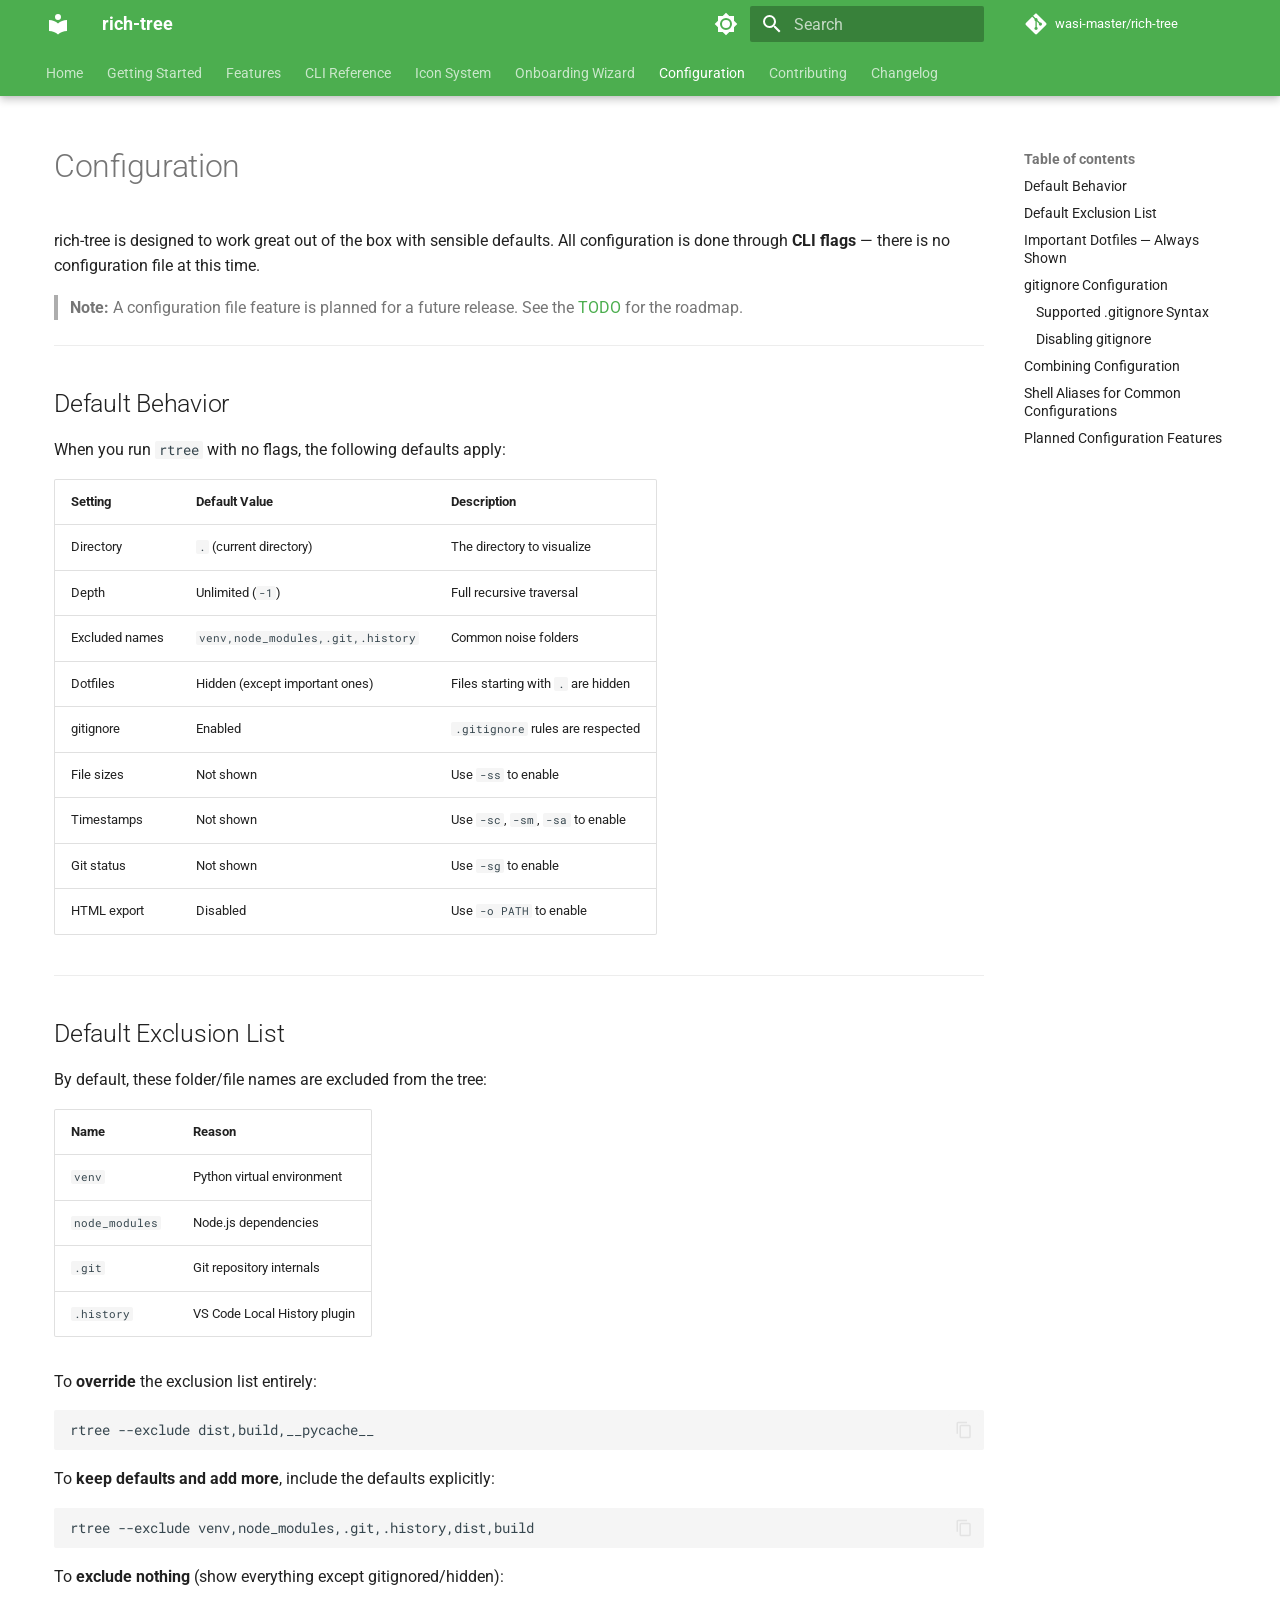
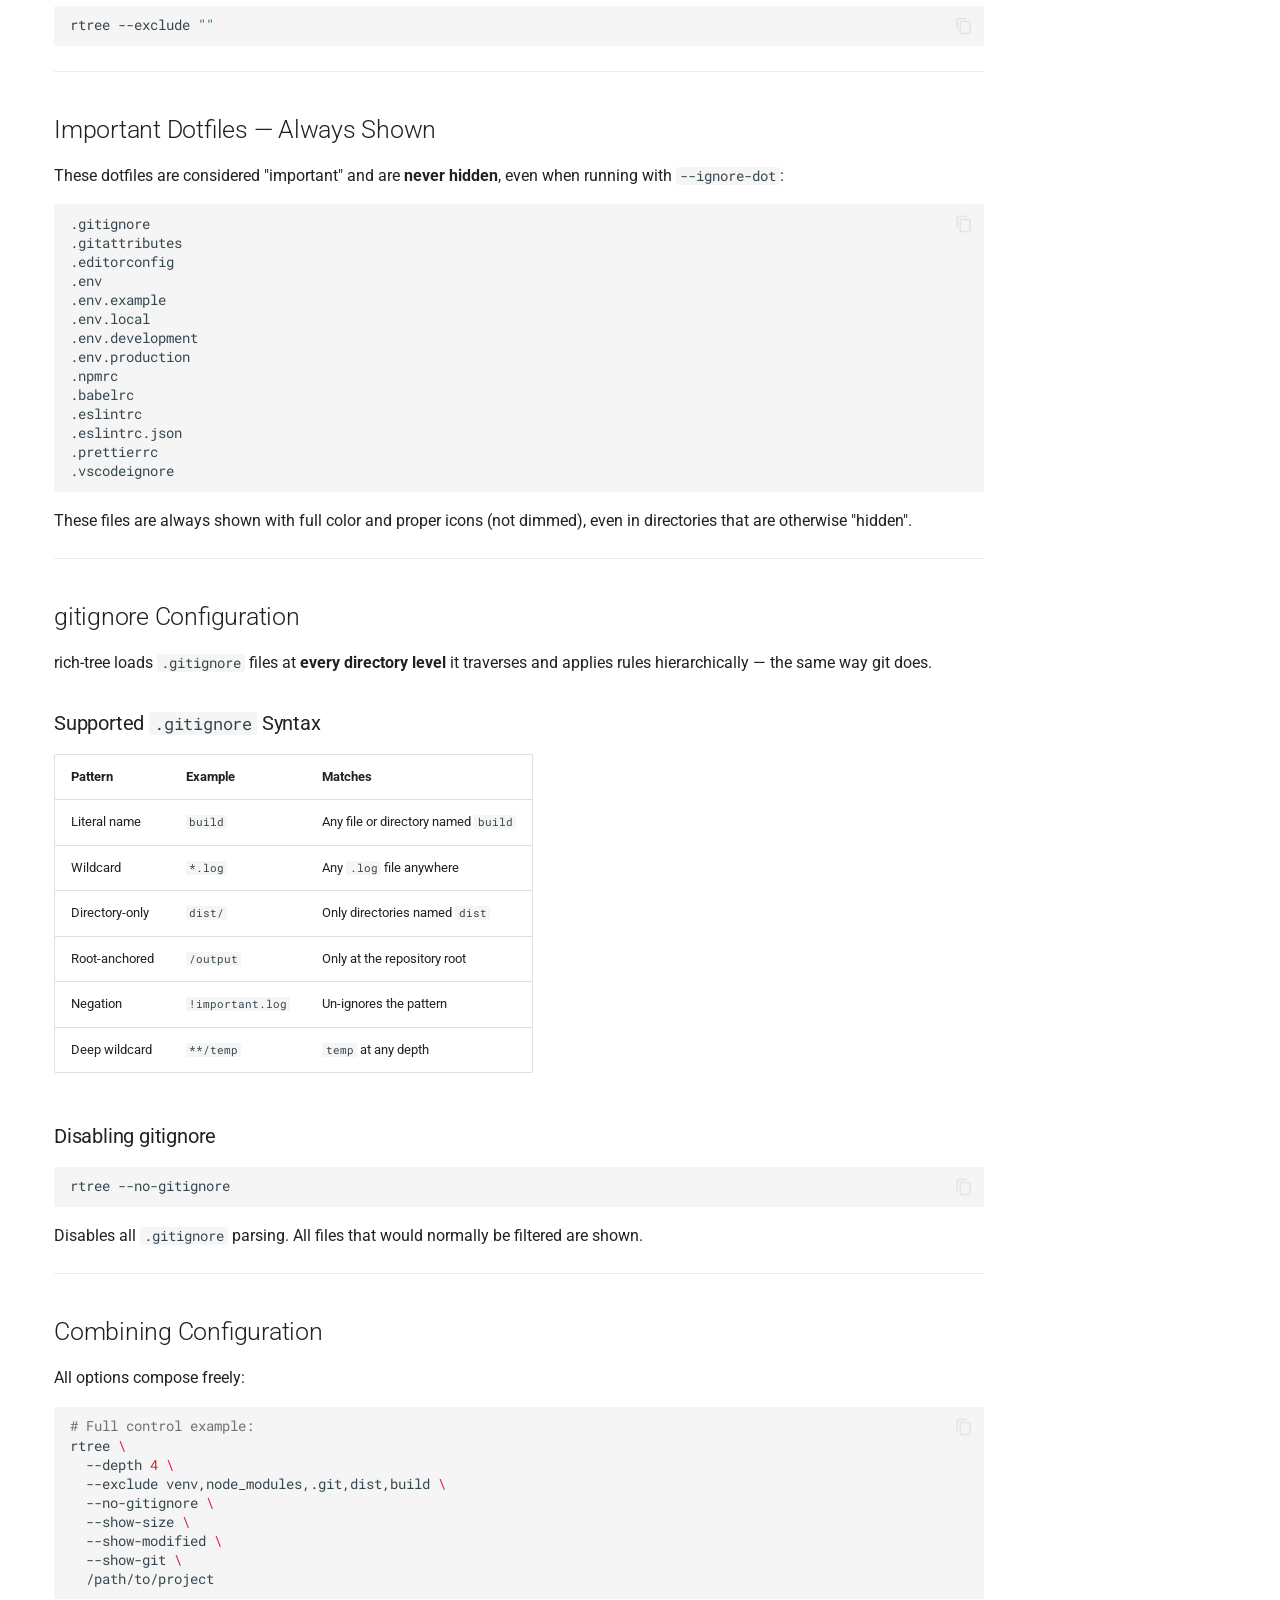
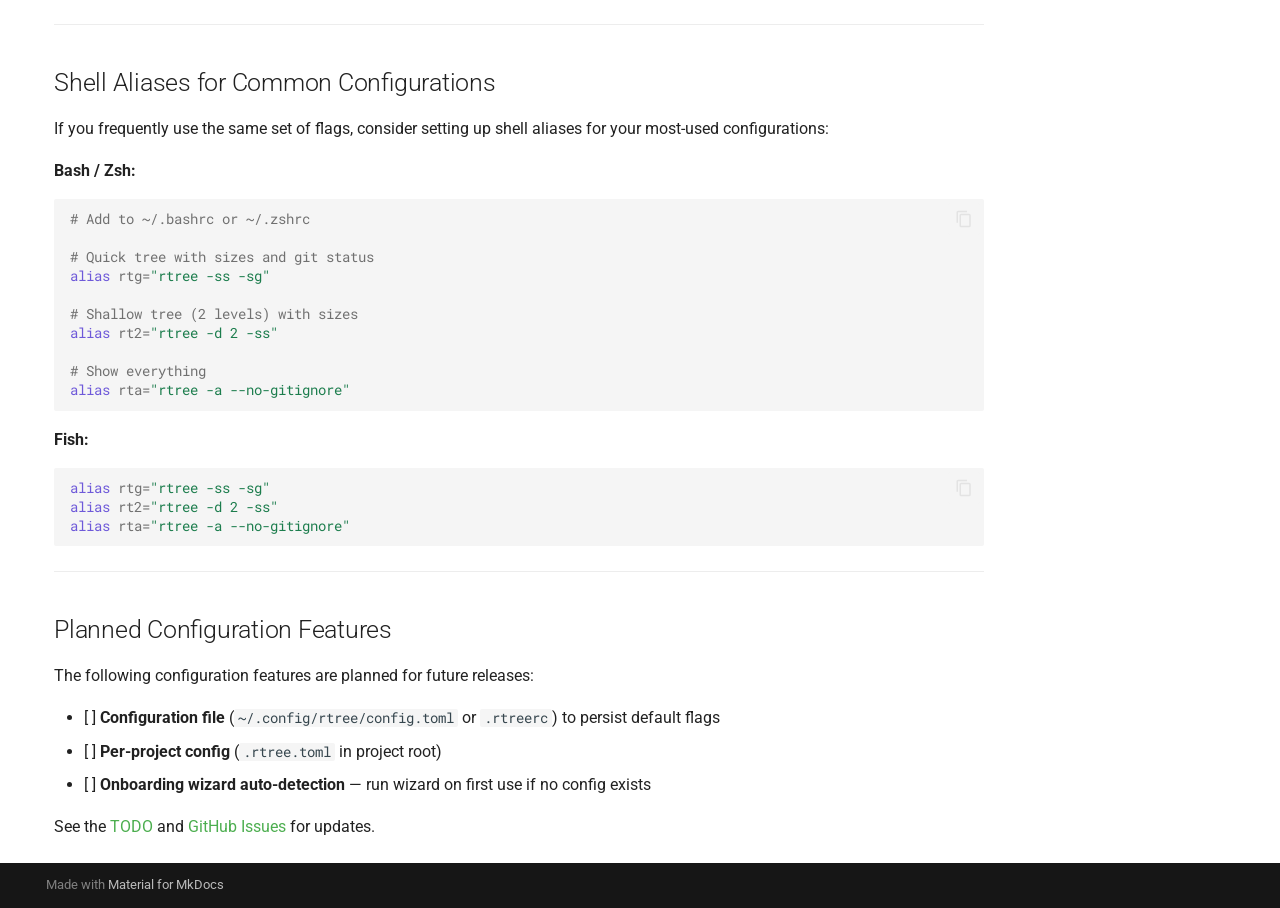
<file: configuration/index.html>
<!doctype html>
<html lang="en" class="no-js">
  <head>
    
      <meta charset="utf-8">
      <meta name="viewport" content="width=device-width,initial-scale=1">
      
        <meta name="description" content="A better tree command with beautiful icons and colors made in Python">
      
      
      
        <link rel="canonical" href="https://wasi-master.github.io/rich-tree/configuration/">
      
      
        <link rel="prev" href="../onboarding/">
      
      
        <link rel="next" href="../contributing/">
      
      
        
      
      
      <link rel="icon" href="../assets/images/favicon.png">
      <meta name="generator" content="mkdocs-1.6.1, mkdocs-material-9.7.7">
    
    
      
        <title>Configuration - rich-tree</title>
      
    
    
      <link rel="stylesheet" href="../assets/stylesheets/main.ec1eaa64.min.css">
      
        
        <link rel="stylesheet" href="../assets/stylesheets/palette.ab4e12ef.min.css">
      
      


    
    
      
    
    
      
        
        
        <link rel="preconnect" href="https://fonts.gstatic.com" crossorigin>
        <link rel="stylesheet" href="https://fonts.googleapis.com/css?family=Roboto:300,300i,400,400i,700,700i%7CRoboto+Mono:400,400i,700,700i&display=fallback">
        <style>:root{--md-text-font:"Roboto";--md-code-font:"Roboto Mono"}</style>
      
    
    
      <link rel="stylesheet" href="../stylesheets/extra.css">
    
    <script>__md_scope=new URL("..",location),__md_hash=e=>[...e].reduce(((e,_)=>(e<<5)-e+_.charCodeAt(0)),0),__md_get=(e,_=localStorage,t=__md_scope)=>JSON.parse(_.getItem(t.pathname+"."+e)),__md_set=(e,_,t=localStorage,a=__md_scope)=>{try{t.setItem(a.pathname+"."+e,JSON.stringify(_))}catch(e){}}</script>
    
      

    
    
  </head>
  
  
    
    
      
    
    
    
    
    <body dir="ltr" data-md-color-scheme="default" data-md-color-primary="green" data-md-color-accent="green">
  
    
    <input class="md-toggle" data-md-toggle="drawer" type="checkbox" id="__drawer" autocomplete="off">
    <input class="md-toggle" data-md-toggle="search" type="checkbox" id="__search" autocomplete="off">
    <label class="md-overlay" for="__drawer"></label>
    <div data-md-component="skip">
      
        
        <a href="#configuration" class="md-skip">
          Skip to content
        </a>
      
    </div>
    <div data-md-component="announce">
      
    </div>
    
    
      

  

<header class="md-header md-header--shadow md-header--lifted" data-md-component="header">
  <nav class="md-header__inner md-grid" aria-label="Header">
    <a href=".." title="rich-tree" class="md-header__button md-logo" aria-label="rich-tree" data-md-component="logo">
      
  
  <svg xmlns="http://www.w3.org/2000/svg" viewBox="0 0 24 24"><path d="M12 8a3 3 0 0 0 3-3 3 3 0 0 0-3-3 3 3 0 0 0-3 3 3 3 0 0 0 3 3m0 3.54C9.64 9.35 6.5 8 3 8v11c3.5 0 6.64 1.35 9 3.54 2.36-2.19 5.5-3.54 9-3.54V8c-3.5 0-6.64 1.35-9 3.54"/></svg>

    </a>
    <label class="md-header__button md-icon" for="__drawer">
      
      <svg xmlns="http://www.w3.org/2000/svg" viewBox="0 0 24 24"><path d="M3 6h18v2H3zm0 5h18v2H3zm0 5h18v2H3z"/></svg>
    </label>
    <div class="md-header__title" data-md-component="header-title">
      <div class="md-header__ellipsis">
        <div class="md-header__topic">
          <span class="md-ellipsis">
            rich-tree
          </span>
        </div>
        <div class="md-header__topic" data-md-component="header-topic">
          <span class="md-ellipsis">
            
              Configuration
            
          </span>
        </div>
      </div>
    </div>
    
      
        <form class="md-header__option" data-md-component="palette">
  
    
    
    
    <input class="md-option" data-md-color-media="(prefers-color-scheme: light)" data-md-color-scheme="default" data-md-color-primary="green" data-md-color-accent="green"  aria-label="Switch to dark mode"  type="radio" name="__palette" id="__palette_0">
    
      <label class="md-header__button md-icon" title="Switch to dark mode" for="__palette_1" hidden>
        <svg xmlns="http://www.w3.org/2000/svg" viewBox="0 0 24 24"><path d="M12 8a4 4 0 0 0-4 4 4 4 0 0 0 4 4 4 4 0 0 0 4-4 4 4 0 0 0-4-4m0 10a6 6 0 0 1-6-6 6 6 0 0 1 6-6 6 6 0 0 1 6 6 6 6 0 0 1-6 6m8-9.31V4h-4.69L12 .69 8.69 4H4v4.69L.69 12 4 15.31V20h4.69L12 23.31 15.31 20H20v-4.69L23.31 12z"/></svg>
      </label>
    
  
    
    
    
    <input class="md-option" data-md-color-media="(prefers-color-scheme: dark)" data-md-color-scheme="slate" data-md-color-primary="green" data-md-color-accent="green"  aria-label="Switch to light mode"  type="radio" name="__palette" id="__palette_1">
    
      <label class="md-header__button md-icon" title="Switch to light mode" for="__palette_0" hidden>
        <svg xmlns="http://www.w3.org/2000/svg" viewBox="0 0 24 24"><path d="M12 18c-.89 0-1.74-.2-2.5-.55C11.56 16.5 13 14.42 13 12s-1.44-4.5-3.5-5.45C10.26 6.2 11.11 6 12 6a6 6 0 0 1 6 6 6 6 0 0 1-6 6m8-9.31V4h-4.69L12 .69 8.69 4H4v4.69L.69 12 4 15.31V20h4.69L12 23.31 15.31 20H20v-4.69L23.31 12z"/></svg>
      </label>
    
  
</form>
      
    
    
      <script>var palette=__md_get("__palette");if(palette&&palette.color){if("(prefers-color-scheme)"===palette.color.media){var media=matchMedia("(prefers-color-scheme: light)"),input=document.querySelector(media.matches?"[data-md-color-media='(prefers-color-scheme: light)']":"[data-md-color-media='(prefers-color-scheme: dark)']");palette.color.media=input.getAttribute("data-md-color-media"),palette.color.scheme=input.getAttribute("data-md-color-scheme"),palette.color.primary=input.getAttribute("data-md-color-primary"),palette.color.accent=input.getAttribute("data-md-color-accent")}for(var[key,value]of Object.entries(palette.color))document.body.setAttribute("data-md-color-"+key,value)}</script>
    
    
    
      
      
        <label class="md-header__button md-icon" for="__search">
          
          <svg xmlns="http://www.w3.org/2000/svg" viewBox="0 0 24 24"><path d="M9.5 3A6.5 6.5 0 0 1 16 9.5c0 1.61-.59 3.09-1.56 4.23l.27.27h.79l5 5-1.5 1.5-5-5v-.79l-.27-.27A6.52 6.52 0 0 1 9.5 16 6.5 6.5 0 0 1 3 9.5 6.5 6.5 0 0 1 9.5 3m0 2C7 5 5 7 5 9.5S7 14 9.5 14 14 12 14 9.5 12 5 9.5 5"/></svg>
        </label>
        <div class="md-search" data-md-component="search" role="dialog">
  <label class="md-search__overlay" for="__search"></label>
  <div class="md-search__inner" role="search">
    <form class="md-search__form" name="search">
      <input type="text" class="md-search__input" name="query" aria-label="Search" placeholder="Search" autocapitalize="off" autocorrect="off" autocomplete="off" spellcheck="false" data-md-component="search-query" required>
      <label class="md-search__icon md-icon" for="__search">
        
        <svg xmlns="http://www.w3.org/2000/svg" viewBox="0 0 24 24"><path d="M9.5 3A6.5 6.5 0 0 1 16 9.5c0 1.61-.59 3.09-1.56 4.23l.27.27h.79l5 5-1.5 1.5-5-5v-.79l-.27-.27A6.52 6.52 0 0 1 9.5 16 6.5 6.5 0 0 1 3 9.5 6.5 6.5 0 0 1 9.5 3m0 2C7 5 5 7 5 9.5S7 14 9.5 14 14 12 14 9.5 12 5 9.5 5"/></svg>
        
        <svg xmlns="http://www.w3.org/2000/svg" viewBox="0 0 24 24"><path d="M20 11v2H8l5.5 5.5-1.42 1.42L4.16 12l7.92-7.92L13.5 5.5 8 11z"/></svg>
      </label>
      <nav class="md-search__options" aria-label="Search">
        
        <button type="reset" class="md-search__icon md-icon" title="Clear" aria-label="Clear" tabindex="-1">
          
          <svg xmlns="http://www.w3.org/2000/svg" viewBox="0 0 24 24"><path d="M19 6.41 17.59 5 12 10.59 6.41 5 5 6.41 10.59 12 5 17.59 6.41 19 12 13.41 17.59 19 19 17.59 13.41 12z"/></svg>
        </button>
      </nav>
      
        <div class="md-search__suggest" data-md-component="search-suggest"></div>
      
    </form>
    <div class="md-search__output">
      <div class="md-search__scrollwrap" tabindex="0" data-md-scrollfix>
        <div class="md-search-result" data-md-component="search-result">
          <div class="md-search-result__meta">
            Initializing search
          </div>
          <ol class="md-search-result__list" role="presentation"></ol>
        </div>
      </div>
    </div>
  </div>
</div>
      
    
    
      <div class="md-header__source">
        <a href="https://github.com/wasi-master/rich-tree" title="Go to repository" class="md-source" data-md-component="source">
  <div class="md-source__icon md-icon">
    
    <svg xmlns="http://www.w3.org/2000/svg" viewBox="0 0 448 512"><!--! Font Awesome Free 7.1.0 by @fontawesome - https://fontawesome.com License - https://fontawesome.com/license/free (Icons: CC BY 4.0, Fonts: SIL OFL 1.1, Code: MIT License) Copyright 2025 Fonticons, Inc.--><path d="M439.6 236.1 244 40.5c-5.4-5.5-12.8-8.5-20.4-8.5s-15 3-20.4 8.4L162.5 81l51.5 51.5c27.1-9.1 52.7 16.8 43.4 43.7l49.7 49.7c34.2-11.8 61.2 31 35.5 56.7-26.5 26.5-70.2-2.9-56-37.3L240.3 199v121.9c25.3 12.5 22.3 41.8 9.1 55-6.4 6.4-15.2 10.1-24.3 10.1s-17.8-3.6-24.3-10.1c-17.6-17.6-11.1-46.9 11.2-56v-123c-20.8-8.5-24.6-30.7-18.6-45L142.6 101 8.5 235.1C3 240.6 0 247.9 0 255.5s3 15 8.5 20.4l195.6 195.7c5.4 5.4 12.7 8.4 20.4 8.4s15-3 20.4-8.4l194.7-194.7c5.4-5.4 8.4-12.8 8.4-20.4s-3-15-8.4-20.4"/></svg>
  </div>
  <div class="md-source__repository">
    wasi-master/rich-tree
  </div>
</a>
      </div>
    
  </nav>
  
    
      
<nav class="md-tabs" aria-label="Tabs" data-md-component="tabs">
  <div class="md-grid">
    <ul class="md-tabs__list">
      
        
  
  
  
  
    <li class="md-tabs__item">
      <a href=".." class="md-tabs__link">
        
  
  
    
  
  Home

      </a>
    </li>
  

      
        
  
  
  
  
    <li class="md-tabs__item">
      <a href="../getting-started/" class="md-tabs__link">
        
  
  
    
  
  Getting Started

      </a>
    </li>
  

      
        
  
  
  
  
    <li class="md-tabs__item">
      <a href="../features/" class="md-tabs__link">
        
  
  
    
  
  Features

      </a>
    </li>
  

      
        
  
  
  
  
    <li class="md-tabs__item">
      <a href="../cli-reference/" class="md-tabs__link">
        
  
  
    
  
  CLI Reference

      </a>
    </li>
  

      
        
  
  
  
  
    <li class="md-tabs__item">
      <a href="../icons/" class="md-tabs__link">
        
  
  
    
  
  Icon System

      </a>
    </li>
  

      
        
  
  
  
  
    <li class="md-tabs__item">
      <a href="../onboarding/" class="md-tabs__link">
        
  
  
    
  
  Onboarding Wizard

      </a>
    </li>
  

      
        
  
  
  
    
  
  
    <li class="md-tabs__item md-tabs__item--active">
      <a href="./" class="md-tabs__link">
        
  
  
    
  
  Configuration

      </a>
    </li>
  

      
        
  
  
  
  
    <li class="md-tabs__item">
      <a href="../contributing/" class="md-tabs__link">
        
  
  
    
  
  Contributing

      </a>
    </li>
  

      
        
  
  
  
  
    <li class="md-tabs__item">
      <a href="../changelog/" class="md-tabs__link">
        
  
  
    
  
  Changelog

      </a>
    </li>
  

      
    </ul>
  </div>
</nav>
    
  
</header>
    
    <div class="md-container" data-md-component="container">
      
      
        
      
      <main class="md-main" data-md-component="main">
        <div class="md-main__inner md-grid">
          
            
              
              <div class="md-sidebar md-sidebar--primary" data-md-component="sidebar" data-md-type="navigation" >
                <div class="md-sidebar__scrollwrap">
                  <div class="md-sidebar__inner">
                    


  


<nav class="md-nav md-nav--primary md-nav--lifted" aria-label="Navigation" data-md-level="0">
  <label class="md-nav__title" for="__drawer">
    <a href=".." title="rich-tree" class="md-nav__button md-logo" aria-label="rich-tree" data-md-component="logo">
      
  
  <svg xmlns="http://www.w3.org/2000/svg" viewBox="0 0 24 24"><path d="M12 8a3 3 0 0 0 3-3 3 3 0 0 0-3-3 3 3 0 0 0-3 3 3 3 0 0 0 3 3m0 3.54C9.64 9.35 6.5 8 3 8v11c3.5 0 6.64 1.35 9 3.54 2.36-2.19 5.5-3.54 9-3.54V8c-3.5 0-6.64 1.35-9 3.54"/></svg>

    </a>
    rich-tree
  </label>
  
    <div class="md-nav__source">
      <a href="https://github.com/wasi-master/rich-tree" title="Go to repository" class="md-source" data-md-component="source">
  <div class="md-source__icon md-icon">
    
    <svg xmlns="http://www.w3.org/2000/svg" viewBox="0 0 448 512"><!--! Font Awesome Free 7.1.0 by @fontawesome - https://fontawesome.com License - https://fontawesome.com/license/free (Icons: CC BY 4.0, Fonts: SIL OFL 1.1, Code: MIT License) Copyright 2025 Fonticons, Inc.--><path d="M439.6 236.1 244 40.5c-5.4-5.5-12.8-8.5-20.4-8.5s-15 3-20.4 8.4L162.5 81l51.5 51.5c27.1-9.1 52.7 16.8 43.4 43.7l49.7 49.7c34.2-11.8 61.2 31 35.5 56.7-26.5 26.5-70.2-2.9-56-37.3L240.3 199v121.9c25.3 12.5 22.3 41.8 9.1 55-6.4 6.4-15.2 10.1-24.3 10.1s-17.8-3.6-24.3-10.1c-17.6-17.6-11.1-46.9 11.2-56v-123c-20.8-8.5-24.6-30.7-18.6-45L142.6 101 8.5 235.1C3 240.6 0 247.9 0 255.5s3 15 8.5 20.4l195.6 195.7c5.4 5.4 12.7 8.4 20.4 8.4s15-3 20.4-8.4l194.7-194.7c5.4-5.4 8.4-12.8 8.4-20.4s-3-15-8.4-20.4"/></svg>
  </div>
  <div class="md-source__repository">
    wasi-master/rich-tree
  </div>
</a>
    </div>
  
  <ul class="md-nav__list" data-md-scrollfix>
    
      
      
  
  
  
  
    <li class="md-nav__item">
      <a href=".." class="md-nav__link">
        
  
  
  <span class="md-ellipsis">
    
  
    Home
  

    
  </span>
  
  

      </a>
    </li>
  

    
      
      
  
  
  
  
    <li class="md-nav__item">
      <a href="../getting-started/" class="md-nav__link">
        
  
  
  <span class="md-ellipsis">
    
  
    Getting Started
  

    
  </span>
  
  

      </a>
    </li>
  

    
      
      
  
  
  
  
    <li class="md-nav__item">
      <a href="../features/" class="md-nav__link">
        
  
  
  <span class="md-ellipsis">
    
  
    Features
  

    
  </span>
  
  

      </a>
    </li>
  

    
      
      
  
  
  
  
    <li class="md-nav__item">
      <a href="../cli-reference/" class="md-nav__link">
        
  
  
  <span class="md-ellipsis">
    
  
    CLI Reference
  

    
  </span>
  
  

      </a>
    </li>
  

    
      
      
  
  
  
  
    <li class="md-nav__item">
      <a href="../icons/" class="md-nav__link">
        
  
  
  <span class="md-ellipsis">
    
  
    Icon System
  

    
  </span>
  
  

      </a>
    </li>
  

    
      
      
  
  
  
  
    <li class="md-nav__item">
      <a href="../onboarding/" class="md-nav__link">
        
  
  
  <span class="md-ellipsis">
    
  
    Onboarding Wizard
  

    
  </span>
  
  

      </a>
    </li>
  

    
      
      
  
  
    
  
  
  
    <li class="md-nav__item md-nav__item--active">
      
      <input class="md-nav__toggle md-toggle" type="checkbox" id="__toc">
      
      
        
      
      
        <label class="md-nav__link md-nav__link--active" for="__toc">
          
  
  
  <span class="md-ellipsis">
    
  
    Configuration
  

    
  </span>
  
  

          <span class="md-nav__icon md-icon"></span>
        </label>
      
      <a href="./" class="md-nav__link md-nav__link--active">
        
  
  
  <span class="md-ellipsis">
    
  
    Configuration
  

    
  </span>
  
  

      </a>
      
        

<nav class="md-nav md-nav--secondary" aria-label="Table of contents">
  
  
  
    
  
  
    <label class="md-nav__title" for="__toc">
      <span class="md-nav__icon md-icon"></span>
      Table of contents
    </label>
    <ul class="md-nav__list" data-md-component="toc" data-md-scrollfix>
      
        <li class="md-nav__item">
  <a href="#default-behavior" class="md-nav__link">
    <span class="md-ellipsis">
      
        Default Behavior
      
    </span>
  </a>
  
</li>
      
        <li class="md-nav__item">
  <a href="#default-exclusion-list" class="md-nav__link">
    <span class="md-ellipsis">
      
        Default Exclusion List
      
    </span>
  </a>
  
</li>
      
        <li class="md-nav__item">
  <a href="#important-dotfiles-always-shown" class="md-nav__link">
    <span class="md-ellipsis">
      
        Important Dotfiles — Always Shown
      
    </span>
  </a>
  
</li>
      
        <li class="md-nav__item">
  <a href="#gitignore-configuration" class="md-nav__link">
    <span class="md-ellipsis">
      
        gitignore Configuration
      
    </span>
  </a>
  
    <nav class="md-nav" aria-label="gitignore Configuration">
      <ul class="md-nav__list">
        
          <li class="md-nav__item">
  <a href="#supported-gitignore-syntax" class="md-nav__link">
    <span class="md-ellipsis">
      
        Supported .gitignore Syntax
      
    </span>
  </a>
  
</li>
        
          <li class="md-nav__item">
  <a href="#disabling-gitignore" class="md-nav__link">
    <span class="md-ellipsis">
      
        Disabling gitignore
      
    </span>
  </a>
  
</li>
        
      </ul>
    </nav>
  
</li>
      
        <li class="md-nav__item">
  <a href="#combining-configuration" class="md-nav__link">
    <span class="md-ellipsis">
      
        Combining Configuration
      
    </span>
  </a>
  
</li>
      
        <li class="md-nav__item">
  <a href="#shell-aliases-for-common-configurations" class="md-nav__link">
    <span class="md-ellipsis">
      
        Shell Aliases for Common Configurations
      
    </span>
  </a>
  
</li>
      
        <li class="md-nav__item">
  <a href="#planned-configuration-features" class="md-nav__link">
    <span class="md-ellipsis">
      
        Planned Configuration Features
      
    </span>
  </a>
  
</li>
      
    </ul>
  
</nav>
      
    </li>
  

    
      
      
  
  
  
  
    <li class="md-nav__item">
      <a href="../contributing/" class="md-nav__link">
        
  
  
  <span class="md-ellipsis">
    
  
    Contributing
  

    
  </span>
  
  

      </a>
    </li>
  

    
      
      
  
  
  
  
    <li class="md-nav__item">
      <a href="../changelog/" class="md-nav__link">
        
  
  
  <span class="md-ellipsis">
    
  
    Changelog
  

    
  </span>
  
  

      </a>
    </li>
  

    
  </ul>
</nav>
                  </div>
                </div>
              </div>
            
            
              
              <div class="md-sidebar md-sidebar--secondary" data-md-component="sidebar" data-md-type="toc" >
                <div class="md-sidebar__scrollwrap">
                  <div class="md-sidebar__inner">
                    

<nav class="md-nav md-nav--secondary" aria-label="Table of contents">
  
  
  
    
  
  
    <label class="md-nav__title" for="__toc">
      <span class="md-nav__icon md-icon"></span>
      Table of contents
    </label>
    <ul class="md-nav__list" data-md-component="toc" data-md-scrollfix>
      
        <li class="md-nav__item">
  <a href="#default-behavior" class="md-nav__link">
    <span class="md-ellipsis">
      
        Default Behavior
      
    </span>
  </a>
  
</li>
      
        <li class="md-nav__item">
  <a href="#default-exclusion-list" class="md-nav__link">
    <span class="md-ellipsis">
      
        Default Exclusion List
      
    </span>
  </a>
  
</li>
      
        <li class="md-nav__item">
  <a href="#important-dotfiles-always-shown" class="md-nav__link">
    <span class="md-ellipsis">
      
        Important Dotfiles — Always Shown
      
    </span>
  </a>
  
</li>
      
        <li class="md-nav__item">
  <a href="#gitignore-configuration" class="md-nav__link">
    <span class="md-ellipsis">
      
        gitignore Configuration
      
    </span>
  </a>
  
    <nav class="md-nav" aria-label="gitignore Configuration">
      <ul class="md-nav__list">
        
          <li class="md-nav__item">
  <a href="#supported-gitignore-syntax" class="md-nav__link">
    <span class="md-ellipsis">
      
        Supported .gitignore Syntax
      
    </span>
  </a>
  
</li>
        
          <li class="md-nav__item">
  <a href="#disabling-gitignore" class="md-nav__link">
    <span class="md-ellipsis">
      
        Disabling gitignore
      
    </span>
  </a>
  
</li>
        
      </ul>
    </nav>
  
</li>
      
        <li class="md-nav__item">
  <a href="#combining-configuration" class="md-nav__link">
    <span class="md-ellipsis">
      
        Combining Configuration
      
    </span>
  </a>
  
</li>
      
        <li class="md-nav__item">
  <a href="#shell-aliases-for-common-configurations" class="md-nav__link">
    <span class="md-ellipsis">
      
        Shell Aliases for Common Configurations
      
    </span>
  </a>
  
</li>
      
        <li class="md-nav__item">
  <a href="#planned-configuration-features" class="md-nav__link">
    <span class="md-ellipsis">
      
        Planned Configuration Features
      
    </span>
  </a>
  
</li>
      
    </ul>
  
</nav>
                  </div>
                </div>
              </div>
            
          
          
            <div class="md-content" data-md-component="content">
              
              <article class="md-content__inner md-typeset">
                
                  


  
  


<h1 id="configuration">Configuration</h1>
<p>rich-tree is designed to work great out of the box with sensible defaults. All configuration is done through <strong>CLI flags</strong> — there is no configuration file at this time.</p>
<blockquote>
<p><strong>Note:</strong> A configuration file feature is planned for a future release. See the <a href="https://github.com/wasi-master/rich-tree/blob/main/TODO.md">TODO</a> for the roadmap.</p>
</blockquote>
<hr />
<h2 id="default-behavior">Default Behavior</h2>
<p>When you run <code>rtree</code> with no flags, the following defaults apply:</p>
<table>
<thead>
<tr>
<th>Setting</th>
<th>Default Value</th>
<th>Description</th>
</tr>
</thead>
<tbody>
<tr>
<td>Directory</td>
<td><code>.</code> (current directory)</td>
<td>The directory to visualize</td>
</tr>
<tr>
<td>Depth</td>
<td>Unlimited (<code>-1</code>)</td>
<td>Full recursive traversal</td>
</tr>
<tr>
<td>Excluded names</td>
<td><code>venv,node_modules,.git,.history</code></td>
<td>Common noise folders</td>
</tr>
<tr>
<td>Dotfiles</td>
<td>Hidden (except important ones)</td>
<td>Files starting with <code>.</code> are hidden</td>
</tr>
<tr>
<td>gitignore</td>
<td>Enabled</td>
<td><code>.gitignore</code> rules are respected</td>
</tr>
<tr>
<td>File sizes</td>
<td>Not shown</td>
<td>Use <code>-ss</code> to enable</td>
</tr>
<tr>
<td>Timestamps</td>
<td>Not shown</td>
<td>Use <code>-sc</code>, <code>-sm</code>, <code>-sa</code> to enable</td>
</tr>
<tr>
<td>Git status</td>
<td>Not shown</td>
<td>Use <code>-sg</code> to enable</td>
</tr>
<tr>
<td>HTML export</td>
<td>Disabled</td>
<td>Use <code>-o PATH</code> to enable</td>
</tr>
</tbody>
</table>
<hr />
<h2 id="default-exclusion-list">Default Exclusion List</h2>
<p>By default, these folder/file names are excluded from the tree:</p>
<table>
<thead>
<tr>
<th>Name</th>
<th>Reason</th>
</tr>
</thead>
<tbody>
<tr>
<td><code>venv</code></td>
<td>Python virtual environment</td>
</tr>
<tr>
<td><code>node_modules</code></td>
<td>Node.js dependencies</td>
</tr>
<tr>
<td><code>.git</code></td>
<td>Git repository internals</td>
</tr>
<tr>
<td><code>.history</code></td>
<td>VS Code Local History plugin</td>
</tr>
</tbody>
</table>
<p>To <strong>override</strong> the exclusion list entirely:</p>
<div class="language-sh highlight"><pre><span></span><code><span id="__span-0-1"><a id="__codelineno-0-1" name="__codelineno-0-1" href="#__codelineno-0-1"></a>rtree<span class="w"> </span>--exclude<span class="w"> </span>dist,build,__pycache__
</span></code></pre></div>
<p>To <strong>keep defaults and add more</strong>, include the defaults explicitly:</p>
<div class="language-sh highlight"><pre><span></span><code><span id="__span-1-1"><a id="__codelineno-1-1" name="__codelineno-1-1" href="#__codelineno-1-1"></a>rtree<span class="w"> </span>--exclude<span class="w"> </span>venv,node_modules,.git,.history,dist,build
</span></code></pre></div>
<p>To <strong>exclude nothing</strong> (show everything except gitignored/hidden):</p>
<div class="language-sh highlight"><pre><span></span><code><span id="__span-2-1"><a id="__codelineno-2-1" name="__codelineno-2-1" href="#__codelineno-2-1"></a>rtree<span class="w"> </span>--exclude<span class="w"> </span><span class="s2">&quot;&quot;</span>
</span></code></pre></div>
<hr />
<h2 id="important-dotfiles-always-shown">Important Dotfiles — Always Shown</h2>
<p>These dotfiles are considered "important" and are <strong>never hidden</strong>, even when running with <code>--ignore-dot</code>:</p>
<div class="language-text highlight"><pre><span></span><code><span id="__span-3-1"><a id="__codelineno-3-1" name="__codelineno-3-1" href="#__codelineno-3-1"></a>.gitignore
</span><span id="__span-3-2"><a id="__codelineno-3-2" name="__codelineno-3-2" href="#__codelineno-3-2"></a>.gitattributes
</span><span id="__span-3-3"><a id="__codelineno-3-3" name="__codelineno-3-3" href="#__codelineno-3-3"></a>.editorconfig
</span><span id="__span-3-4"><a id="__codelineno-3-4" name="__codelineno-3-4" href="#__codelineno-3-4"></a>.env
</span><span id="__span-3-5"><a id="__codelineno-3-5" name="__codelineno-3-5" href="#__codelineno-3-5"></a>.env.example
</span><span id="__span-3-6"><a id="__codelineno-3-6" name="__codelineno-3-6" href="#__codelineno-3-6"></a>.env.local
</span><span id="__span-3-7"><a id="__codelineno-3-7" name="__codelineno-3-7" href="#__codelineno-3-7"></a>.env.development
</span><span id="__span-3-8"><a id="__codelineno-3-8" name="__codelineno-3-8" href="#__codelineno-3-8"></a>.env.production
</span><span id="__span-3-9"><a id="__codelineno-3-9" name="__codelineno-3-9" href="#__codelineno-3-9"></a>.npmrc
</span><span id="__span-3-10"><a id="__codelineno-3-10" name="__codelineno-3-10" href="#__codelineno-3-10"></a>.babelrc
</span><span id="__span-3-11"><a id="__codelineno-3-11" name="__codelineno-3-11" href="#__codelineno-3-11"></a>.eslintrc
</span><span id="__span-3-12"><a id="__codelineno-3-12" name="__codelineno-3-12" href="#__codelineno-3-12"></a>.eslintrc.json
</span><span id="__span-3-13"><a id="__codelineno-3-13" name="__codelineno-3-13" href="#__codelineno-3-13"></a>.prettierrc
</span><span id="__span-3-14"><a id="__codelineno-3-14" name="__codelineno-3-14" href="#__codelineno-3-14"></a>.vscodeignore
</span></code></pre></div>
<p>These files are always shown with full color and proper icons (not dimmed), even in directories that are otherwise "hidden".</p>
<hr />
<h2 id="gitignore-configuration">gitignore Configuration</h2>
<p>rich-tree loads <code>.gitignore</code> files at <strong>every directory level</strong> it traverses and applies rules hierarchically — the same way git does.</p>
<h3 id="supported-gitignore-syntax">Supported <code>.gitignore</code> Syntax</h3>
<table>
<thead>
<tr>
<th>Pattern</th>
<th>Example</th>
<th>Matches</th>
</tr>
</thead>
<tbody>
<tr>
<td>Literal name</td>
<td><code>build</code></td>
<td>Any file or directory named <code>build</code></td>
</tr>
<tr>
<td>Wildcard</td>
<td><code>*.log</code></td>
<td>Any <code>.log</code> file anywhere</td>
</tr>
<tr>
<td>Directory-only</td>
<td><code>dist/</code></td>
<td>Only directories named <code>dist</code></td>
</tr>
<tr>
<td>Root-anchored</td>
<td><code>/output</code></td>
<td>Only at the repository root</td>
</tr>
<tr>
<td>Negation</td>
<td><code>!important.log</code></td>
<td>Un-ignores the pattern</td>
</tr>
<tr>
<td>Deep wildcard</td>
<td><code>**/temp</code></td>
<td><code>temp</code> at any depth</td>
</tr>
</tbody>
</table>
<h3 id="disabling-gitignore">Disabling gitignore</h3>
<div class="language-sh highlight"><pre><span></span><code><span id="__span-4-1"><a id="__codelineno-4-1" name="__codelineno-4-1" href="#__codelineno-4-1"></a>rtree<span class="w"> </span>--no-gitignore
</span></code></pre></div>
<p>Disables all <code>.gitignore</code> parsing. All files that would normally be filtered are shown.</p>
<hr />
<h2 id="combining-configuration">Combining Configuration</h2>
<p>All options compose freely:</p>
<div class="language-sh highlight"><pre><span></span><code><span id="__span-5-1"><a id="__codelineno-5-1" name="__codelineno-5-1" href="#__codelineno-5-1"></a><span class="c1"># Full control example:</span>
</span><span id="__span-5-2"><a id="__codelineno-5-2" name="__codelineno-5-2" href="#__codelineno-5-2"></a>rtree<span class="w"> </span><span class="se">\</span>
</span><span id="__span-5-3"><a id="__codelineno-5-3" name="__codelineno-5-3" href="#__codelineno-5-3"></a><span class="w">  </span>--depth<span class="w"> </span><span class="m">4</span><span class="w"> </span><span class="se">\</span>
</span><span id="__span-5-4"><a id="__codelineno-5-4" name="__codelineno-5-4" href="#__codelineno-5-4"></a><span class="w">  </span>--exclude<span class="w"> </span>venv,node_modules,.git,dist,build<span class="w"> </span><span class="se">\</span>
</span><span id="__span-5-5"><a id="__codelineno-5-5" name="__codelineno-5-5" href="#__codelineno-5-5"></a><span class="w">  </span>--no-gitignore<span class="w"> </span><span class="se">\</span>
</span><span id="__span-5-6"><a id="__codelineno-5-6" name="__codelineno-5-6" href="#__codelineno-5-6"></a><span class="w">  </span>--show-size<span class="w"> </span><span class="se">\</span>
</span><span id="__span-5-7"><a id="__codelineno-5-7" name="__codelineno-5-7" href="#__codelineno-5-7"></a><span class="w">  </span>--show-modified<span class="w"> </span><span class="se">\</span>
</span><span id="__span-5-8"><a id="__codelineno-5-8" name="__codelineno-5-8" href="#__codelineno-5-8"></a><span class="w">  </span>--show-git<span class="w"> </span><span class="se">\</span>
</span><span id="__span-5-9"><a id="__codelineno-5-9" name="__codelineno-5-9" href="#__codelineno-5-9"></a><span class="w">  </span>/path/to/project
</span></code></pre></div>
<hr />
<h2 id="shell-aliases-for-common-configurations">Shell Aliases for Common Configurations</h2>
<p>If you frequently use the same set of flags, consider setting up shell aliases for your most-used configurations:</p>
<p><strong>Bash / Zsh:</strong></p>
<div class="language-bash highlight"><pre><span></span><code><span id="__span-6-1"><a id="__codelineno-6-1" name="__codelineno-6-1" href="#__codelineno-6-1"></a><span class="c1"># Add to ~/.bashrc or ~/.zshrc</span>
</span><span id="__span-6-2"><a id="__codelineno-6-2" name="__codelineno-6-2" href="#__codelineno-6-2"></a>
</span><span id="__span-6-3"><a id="__codelineno-6-3" name="__codelineno-6-3" href="#__codelineno-6-3"></a><span class="c1"># Quick tree with sizes and git status</span>
</span><span id="__span-6-4"><a id="__codelineno-6-4" name="__codelineno-6-4" href="#__codelineno-6-4"></a><span class="nb">alias</span><span class="w"> </span><span class="nv">rtg</span><span class="o">=</span><span class="s2">&quot;rtree -ss -sg&quot;</span>
</span><span id="__span-6-5"><a id="__codelineno-6-5" name="__codelineno-6-5" href="#__codelineno-6-5"></a>
</span><span id="__span-6-6"><a id="__codelineno-6-6" name="__codelineno-6-6" href="#__codelineno-6-6"></a><span class="c1"># Shallow tree (2 levels) with sizes</span>
</span><span id="__span-6-7"><a id="__codelineno-6-7" name="__codelineno-6-7" href="#__codelineno-6-7"></a><span class="nb">alias</span><span class="w"> </span><span class="nv">rt2</span><span class="o">=</span><span class="s2">&quot;rtree -d 2 -ss&quot;</span>
</span><span id="__span-6-8"><a id="__codelineno-6-8" name="__codelineno-6-8" href="#__codelineno-6-8"></a>
</span><span id="__span-6-9"><a id="__codelineno-6-9" name="__codelineno-6-9" href="#__codelineno-6-9"></a><span class="c1"># Show everything</span>
</span><span id="__span-6-10"><a id="__codelineno-6-10" name="__codelineno-6-10" href="#__codelineno-6-10"></a><span class="nb">alias</span><span class="w"> </span><span class="nv">rta</span><span class="o">=</span><span class="s2">&quot;rtree -a --no-gitignore&quot;</span>
</span></code></pre></div>
<p><strong>Fish:</strong></p>
<div class="language-fish highlight"><pre><span></span><code><span id="__span-7-1"><a id="__codelineno-7-1" name="__codelineno-7-1" href="#__codelineno-7-1"></a><span class="nb">alias </span><span class="nv">rtg</span><span class="o">=</span><span class="s2">&quot;rtree -ss -sg&quot;</span>
</span><span id="__span-7-2"><a id="__codelineno-7-2" name="__codelineno-7-2" href="#__codelineno-7-2"></a><span class="nb">alias </span><span class="nv">rt2</span><span class="o">=</span><span class="s2">&quot;rtree -d 2 -ss&quot;</span>
</span><span id="__span-7-3"><a id="__codelineno-7-3" name="__codelineno-7-3" href="#__codelineno-7-3"></a><span class="nb">alias </span><span class="nv">rta</span><span class="o">=</span><span class="s2">&quot;rtree -a --no-gitignore&quot;</span>
</span></code></pre></div>
<hr />
<h2 id="planned-configuration-features">Planned Configuration Features</h2>
<p>The following configuration features are planned for future releases:</p>
<ul>
<li>[ ] <strong>Configuration file</strong> (<code>~/.config/rtree/config.toml</code> or <code>.rtreerc</code>) to persist default flags</li>
<li>[ ] <strong>Per-project config</strong> (<code>.rtree.toml</code> in project root)</li>
<li>[ ] <strong>Onboarding wizard auto-detection</strong> — run wizard on first use if no config exists</li>
</ul>
<p>See the <a href="https://github.com/wasi-master/rich-tree/blob/main/TODO.md">TODO</a> and <a href="https://github.com/wasi-master/rich-tree/issues">GitHub Issues</a> for updates.</p>












                
              </article>
            </div>
          
          
<script>var target=document.getElementById(location.hash.slice(1));target&&target.name&&(target.checked=target.name.startsWith("__tabbed_"))</script>
        </div>
        
          <button type="button" class="md-top md-icon" data-md-component="top" hidden>
  
  <svg xmlns="http://www.w3.org/2000/svg" viewBox="0 0 24 24"><path d="M13 20h-2V8l-5.5 5.5-1.42-1.42L12 4.16l7.92 7.92-1.42 1.42L13 8z"/></svg>
  Back to top
</button>
        
      </main>
      
        <footer class="md-footer">
  
  <div class="md-footer-meta md-typeset">
    <div class="md-footer-meta__inner md-grid">
      <div class="md-copyright">
  
  
    Made with
    <a href="https://squidfunk.github.io/mkdocs-material/" target="_blank" rel="noopener">
      Material for MkDocs
    </a>
  
</div>
      
    </div>
  </div>
</footer>
      
    </div>
    <div class="md-dialog" data-md-component="dialog">
      <div class="md-dialog__inner md-typeset"></div>
    </div>
    
    
    
      
      
      <script id="__config" type="application/json">{"annotate": null, "base": "..", "features": ["navigation.tabs", "navigation.tabs.sticky", "navigation.sections", "navigation.expand", "navigation.top", "search.suggest", "search.highlight", "content.code.copy"], "search": "../assets/javascripts/workers/search.2c215733.min.js", "tags": null, "translations": {"clipboard.copied": "Copied to clipboard", "clipboard.copy": "Copy to clipboard", "search.result.more.one": "1 more on this page", "search.result.more.other": "# more on this page", "search.result.none": "No matching documents", "search.result.one": "1 matching document", "search.result.other": "# matching documents", "search.result.placeholder": "Type to start searching", "search.result.term.missing": "Missing", "select.version": "Select version"}, "version": null}</script>
    
    
      <script src="../assets/javascripts/bundle.d7400e89.min.js"></script>
      
    
  </body>
</html>
</file>
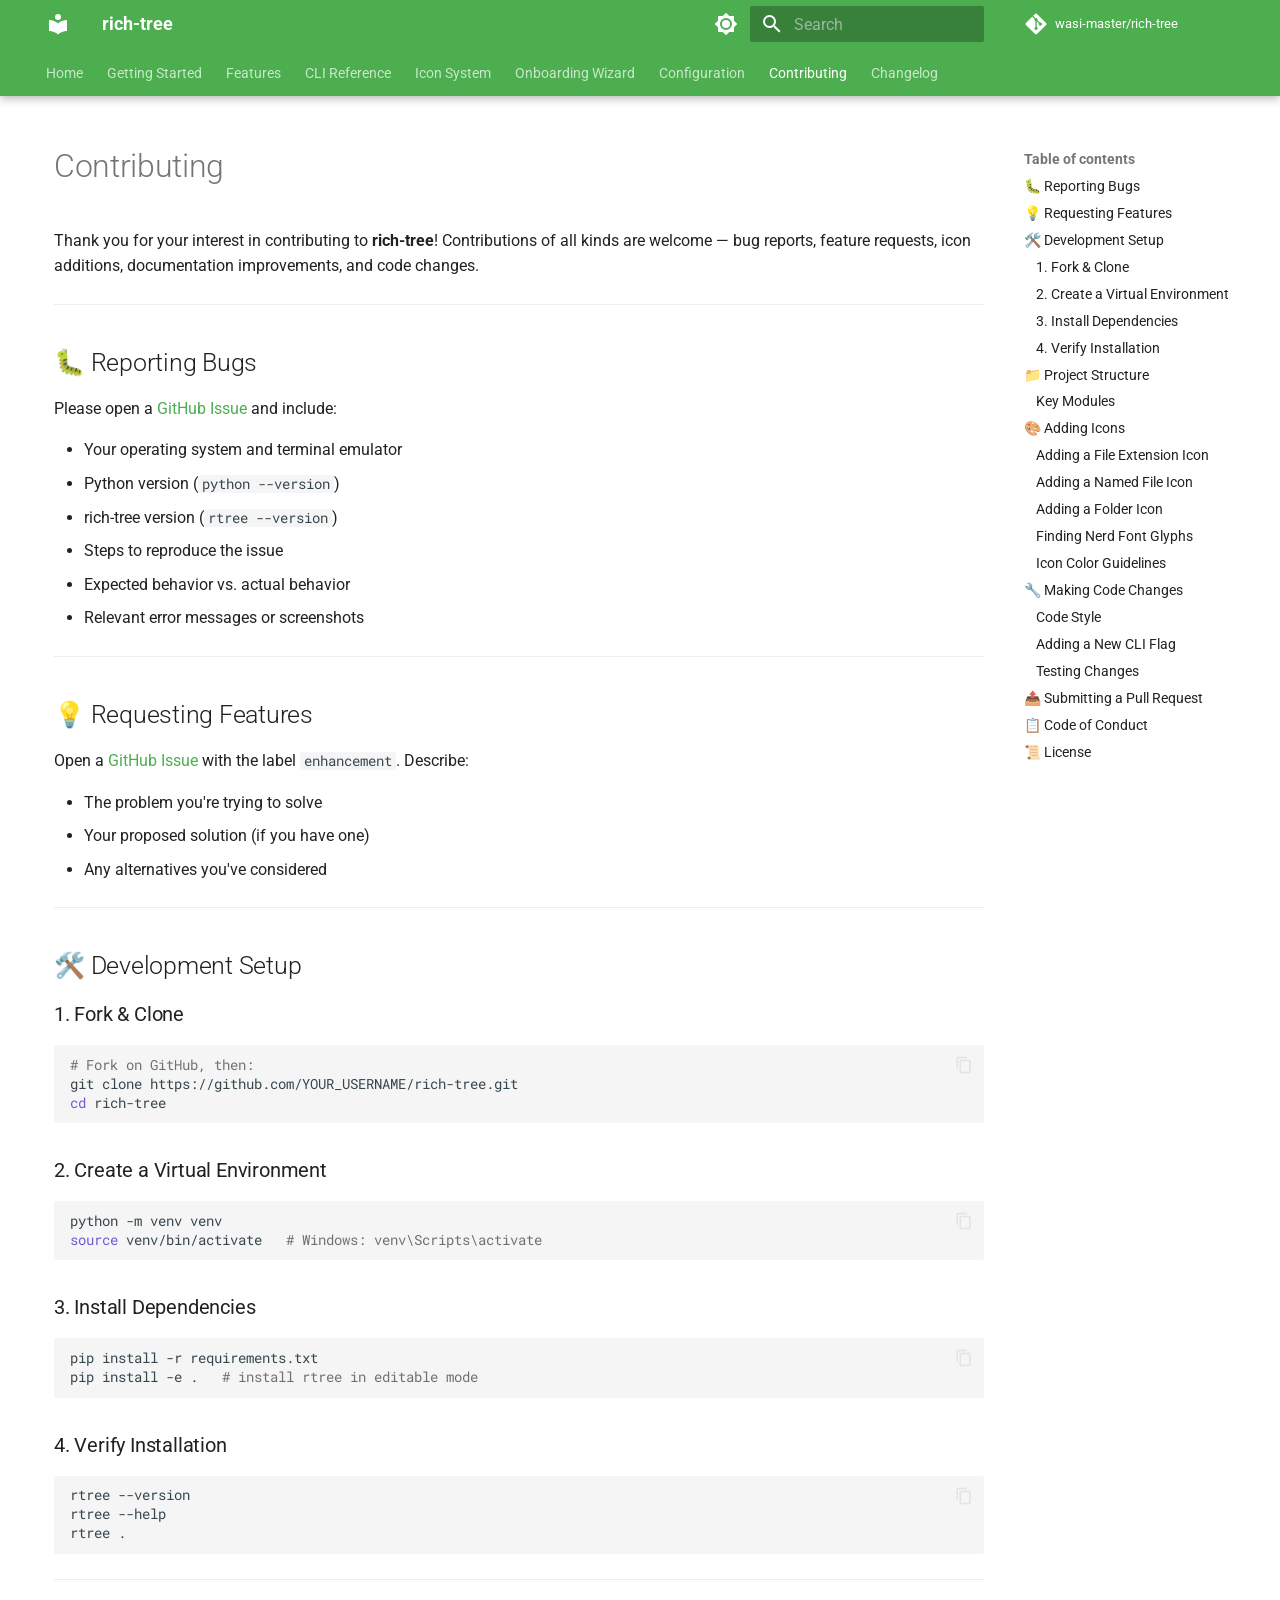
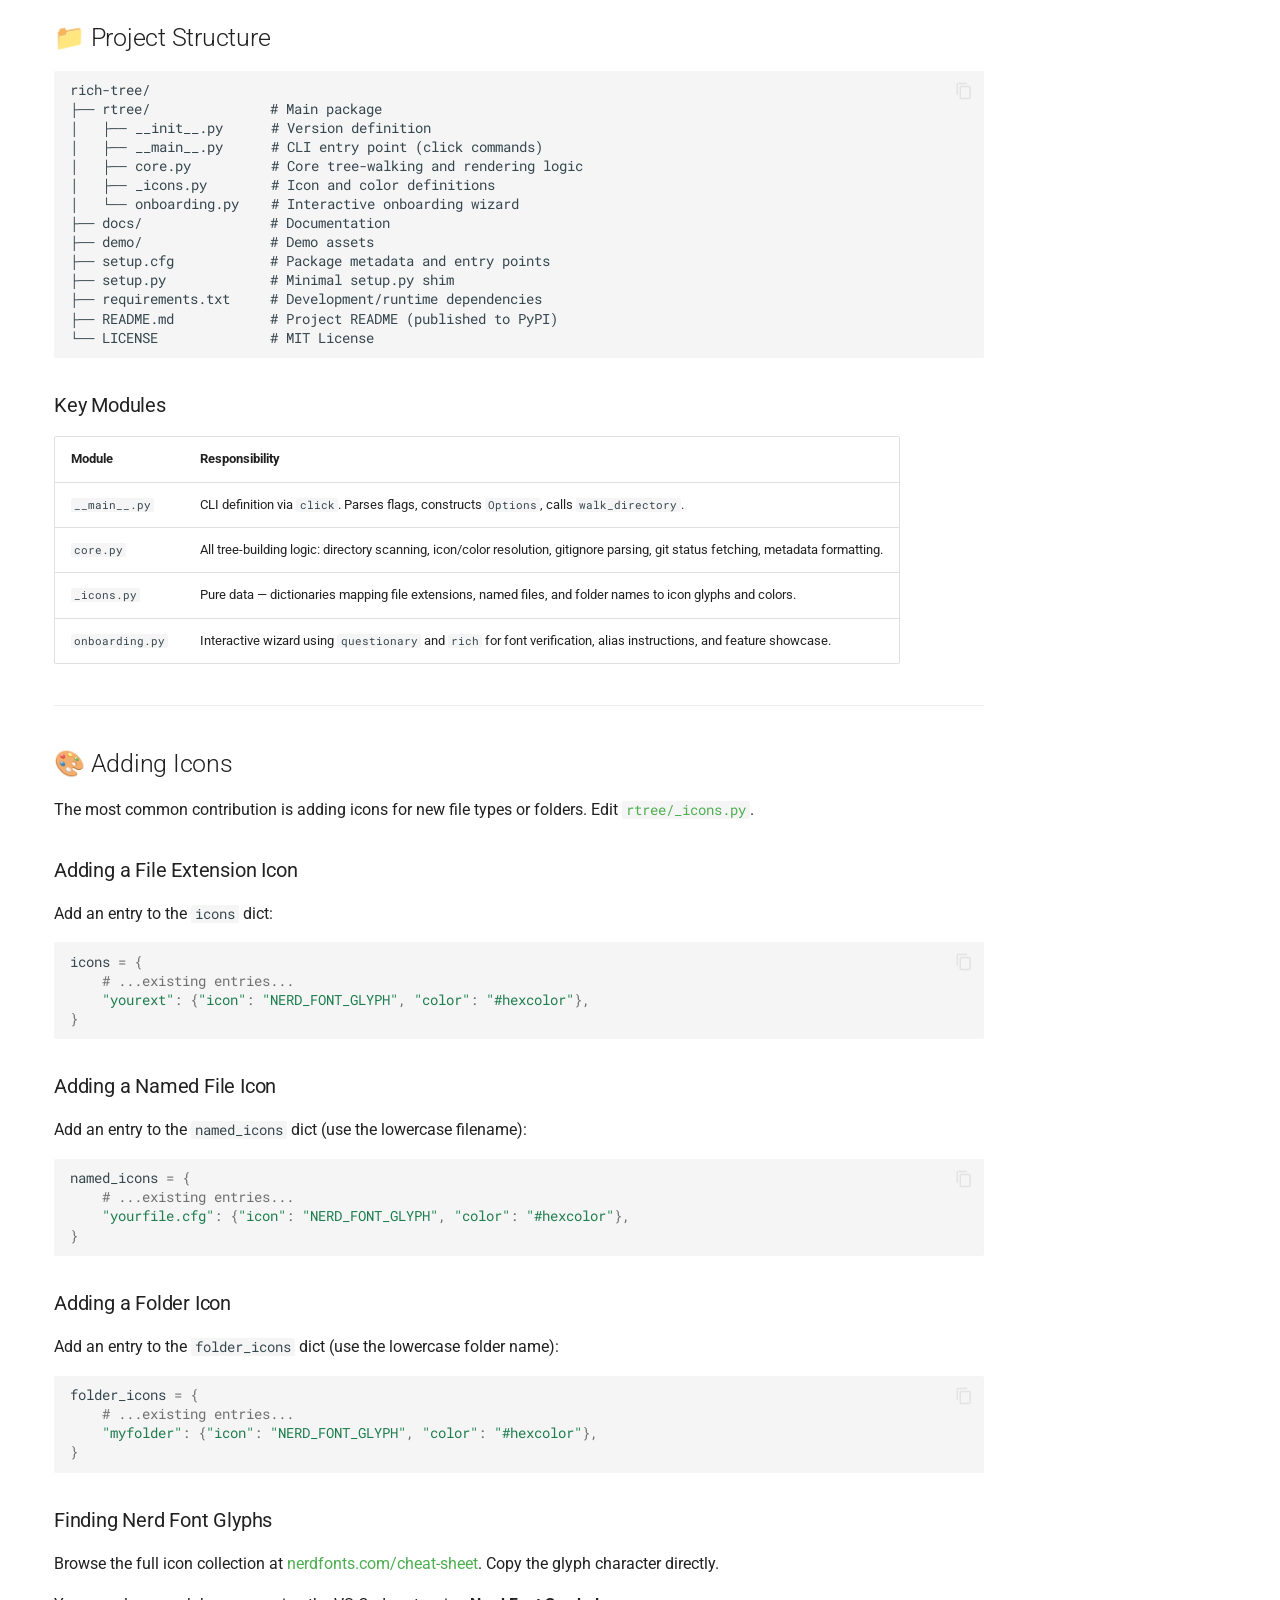
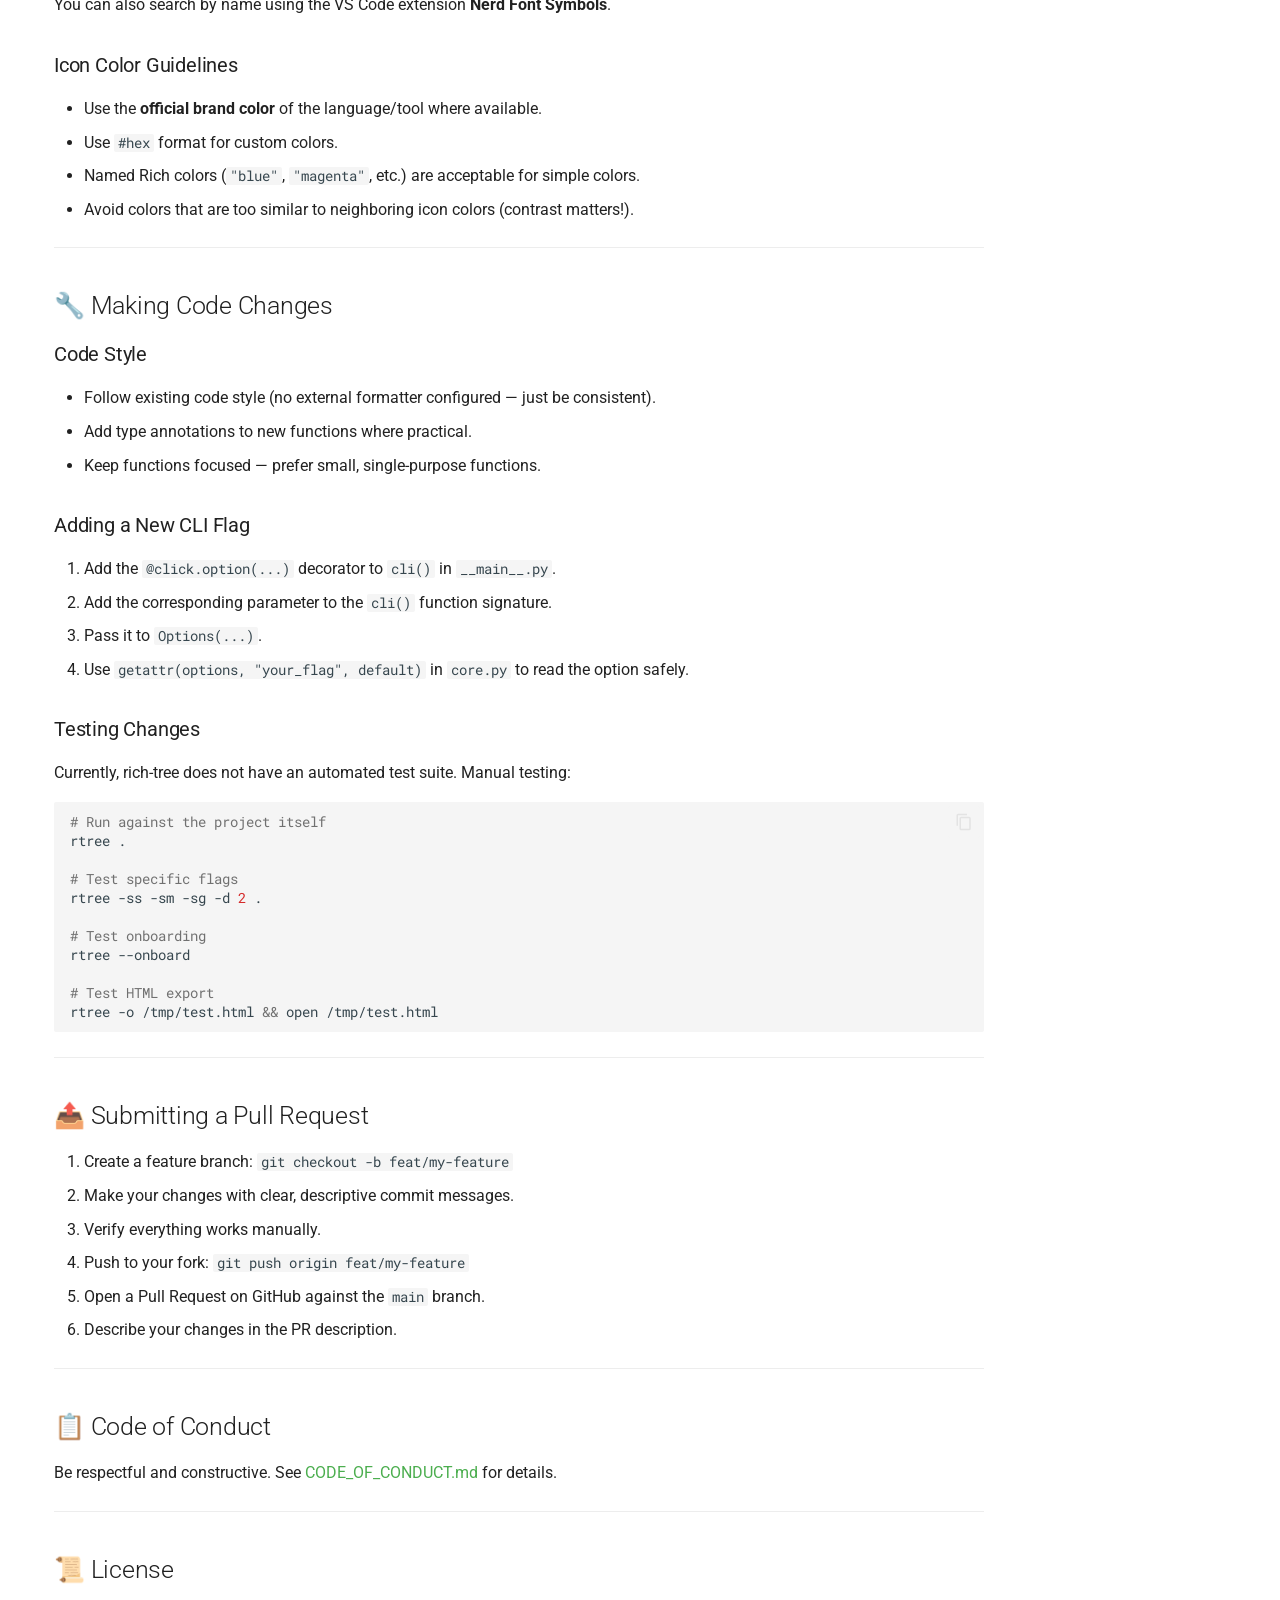
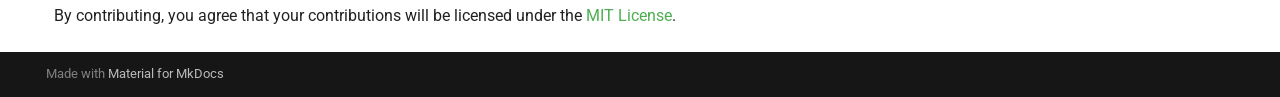
<file: contributing/index.html>
<!doctype html>
<html lang="en" class="no-js">
  <head>
    
      <meta charset="utf-8">
      <meta name="viewport" content="width=device-width,initial-scale=1">
      
        <meta name="description" content="A better tree command with beautiful icons and colors made in Python">
      
      
      
        <link rel="canonical" href="https://wasi-master.github.io/rich-tree/contributing/">
      
      
        <link rel="prev" href="../configuration/">
      
      
        <link rel="next" href="../changelog/">
      
      
        
      
      
      <link rel="icon" href="../assets/images/favicon.png">
      <meta name="generator" content="mkdocs-1.6.1, mkdocs-material-9.7.7">
    
    
      
        <title>Contributing - rich-tree</title>
      
    
    
      <link rel="stylesheet" href="../assets/stylesheets/main.ec1eaa64.min.css">
      
        
        <link rel="stylesheet" href="../assets/stylesheets/palette.ab4e12ef.min.css">
      
      


    
    
      
    
    
      
        
        
        <link rel="preconnect" href="https://fonts.gstatic.com" crossorigin>
        <link rel="stylesheet" href="https://fonts.googleapis.com/css?family=Roboto:300,300i,400,400i,700,700i%7CRoboto+Mono:400,400i,700,700i&display=fallback">
        <style>:root{--md-text-font:"Roboto";--md-code-font:"Roboto Mono"}</style>
      
    
    
      <link rel="stylesheet" href="../stylesheets/extra.css">
    
    <script>__md_scope=new URL("..",location),__md_hash=e=>[...e].reduce(((e,_)=>(e<<5)-e+_.charCodeAt(0)),0),__md_get=(e,_=localStorage,t=__md_scope)=>JSON.parse(_.getItem(t.pathname+"."+e)),__md_set=(e,_,t=localStorage,a=__md_scope)=>{try{t.setItem(a.pathname+"."+e,JSON.stringify(_))}catch(e){}}</script>
    
      

    
    
  </head>
  
  
    
    
      
    
    
    
    
    <body dir="ltr" data-md-color-scheme="default" data-md-color-primary="green" data-md-color-accent="green">
  
    
    <input class="md-toggle" data-md-toggle="drawer" type="checkbox" id="__drawer" autocomplete="off">
    <input class="md-toggle" data-md-toggle="search" type="checkbox" id="__search" autocomplete="off">
    <label class="md-overlay" for="__drawer"></label>
    <div data-md-component="skip">
      
        
        <a href="#contributing" class="md-skip">
          Skip to content
        </a>
      
    </div>
    <div data-md-component="announce">
      
    </div>
    
    
      

  

<header class="md-header md-header--shadow md-header--lifted" data-md-component="header">
  <nav class="md-header__inner md-grid" aria-label="Header">
    <a href=".." title="rich-tree" class="md-header__button md-logo" aria-label="rich-tree" data-md-component="logo">
      
  
  <svg xmlns="http://www.w3.org/2000/svg" viewBox="0 0 24 24"><path d="M12 8a3 3 0 0 0 3-3 3 3 0 0 0-3-3 3 3 0 0 0-3 3 3 3 0 0 0 3 3m0 3.54C9.64 9.35 6.5 8 3 8v11c3.5 0 6.64 1.35 9 3.54 2.36-2.19 5.5-3.54 9-3.54V8c-3.5 0-6.64 1.35-9 3.54"/></svg>

    </a>
    <label class="md-header__button md-icon" for="__drawer">
      
      <svg xmlns="http://www.w3.org/2000/svg" viewBox="0 0 24 24"><path d="M3 6h18v2H3zm0 5h18v2H3zm0 5h18v2H3z"/></svg>
    </label>
    <div class="md-header__title" data-md-component="header-title">
      <div class="md-header__ellipsis">
        <div class="md-header__topic">
          <span class="md-ellipsis">
            rich-tree
          </span>
        </div>
        <div class="md-header__topic" data-md-component="header-topic">
          <span class="md-ellipsis">
            
              Contributing
            
          </span>
        </div>
      </div>
    </div>
    
      
        <form class="md-header__option" data-md-component="palette">
  
    
    
    
    <input class="md-option" data-md-color-media="(prefers-color-scheme: light)" data-md-color-scheme="default" data-md-color-primary="green" data-md-color-accent="green"  aria-label="Switch to dark mode"  type="radio" name="__palette" id="__palette_0">
    
      <label class="md-header__button md-icon" title="Switch to dark mode" for="__palette_1" hidden>
        <svg xmlns="http://www.w3.org/2000/svg" viewBox="0 0 24 24"><path d="M12 8a4 4 0 0 0-4 4 4 4 0 0 0 4 4 4 4 0 0 0 4-4 4 4 0 0 0-4-4m0 10a6 6 0 0 1-6-6 6 6 0 0 1 6-6 6 6 0 0 1 6 6 6 6 0 0 1-6 6m8-9.31V4h-4.69L12 .69 8.69 4H4v4.69L.69 12 4 15.31V20h4.69L12 23.31 15.31 20H20v-4.69L23.31 12z"/></svg>
      </label>
    
  
    
    
    
    <input class="md-option" data-md-color-media="(prefers-color-scheme: dark)" data-md-color-scheme="slate" data-md-color-primary="green" data-md-color-accent="green"  aria-label="Switch to light mode"  type="radio" name="__palette" id="__palette_1">
    
      <label class="md-header__button md-icon" title="Switch to light mode" for="__palette_0" hidden>
        <svg xmlns="http://www.w3.org/2000/svg" viewBox="0 0 24 24"><path d="M12 18c-.89 0-1.74-.2-2.5-.55C11.56 16.5 13 14.42 13 12s-1.44-4.5-3.5-5.45C10.26 6.2 11.11 6 12 6a6 6 0 0 1 6 6 6 6 0 0 1-6 6m8-9.31V4h-4.69L12 .69 8.69 4H4v4.69L.69 12 4 15.31V20h4.69L12 23.31 15.31 20H20v-4.69L23.31 12z"/></svg>
      </label>
    
  
</form>
      
    
    
      <script>var palette=__md_get("__palette");if(palette&&palette.color){if("(prefers-color-scheme)"===palette.color.media){var media=matchMedia("(prefers-color-scheme: light)"),input=document.querySelector(media.matches?"[data-md-color-media='(prefers-color-scheme: light)']":"[data-md-color-media='(prefers-color-scheme: dark)']");palette.color.media=input.getAttribute("data-md-color-media"),palette.color.scheme=input.getAttribute("data-md-color-scheme"),palette.color.primary=input.getAttribute("data-md-color-primary"),palette.color.accent=input.getAttribute("data-md-color-accent")}for(var[key,value]of Object.entries(palette.color))document.body.setAttribute("data-md-color-"+key,value)}</script>
    
    
    
      
      
        <label class="md-header__button md-icon" for="__search">
          
          <svg xmlns="http://www.w3.org/2000/svg" viewBox="0 0 24 24"><path d="M9.5 3A6.5 6.5 0 0 1 16 9.5c0 1.61-.59 3.09-1.56 4.23l.27.27h.79l5 5-1.5 1.5-5-5v-.79l-.27-.27A6.52 6.52 0 0 1 9.5 16 6.5 6.5 0 0 1 3 9.5 6.5 6.5 0 0 1 9.5 3m0 2C7 5 5 7 5 9.5S7 14 9.5 14 14 12 14 9.5 12 5 9.5 5"/></svg>
        </label>
        <div class="md-search" data-md-component="search" role="dialog">
  <label class="md-search__overlay" for="__search"></label>
  <div class="md-search__inner" role="search">
    <form class="md-search__form" name="search">
      <input type="text" class="md-search__input" name="query" aria-label="Search" placeholder="Search" autocapitalize="off" autocorrect="off" autocomplete="off" spellcheck="false" data-md-component="search-query" required>
      <label class="md-search__icon md-icon" for="__search">
        
        <svg xmlns="http://www.w3.org/2000/svg" viewBox="0 0 24 24"><path d="M9.5 3A6.5 6.5 0 0 1 16 9.5c0 1.61-.59 3.09-1.56 4.23l.27.27h.79l5 5-1.5 1.5-5-5v-.79l-.27-.27A6.52 6.52 0 0 1 9.5 16 6.5 6.5 0 0 1 3 9.5 6.5 6.5 0 0 1 9.5 3m0 2C7 5 5 7 5 9.5S7 14 9.5 14 14 12 14 9.5 12 5 9.5 5"/></svg>
        
        <svg xmlns="http://www.w3.org/2000/svg" viewBox="0 0 24 24"><path d="M20 11v2H8l5.5 5.5-1.42 1.42L4.16 12l7.92-7.92L13.5 5.5 8 11z"/></svg>
      </label>
      <nav class="md-search__options" aria-label="Search">
        
        <button type="reset" class="md-search__icon md-icon" title="Clear" aria-label="Clear" tabindex="-1">
          
          <svg xmlns="http://www.w3.org/2000/svg" viewBox="0 0 24 24"><path d="M19 6.41 17.59 5 12 10.59 6.41 5 5 6.41 10.59 12 5 17.59 6.41 19 12 13.41 17.59 19 19 17.59 13.41 12z"/></svg>
        </button>
      </nav>
      
        <div class="md-search__suggest" data-md-component="search-suggest"></div>
      
    </form>
    <div class="md-search__output">
      <div class="md-search__scrollwrap" tabindex="0" data-md-scrollfix>
        <div class="md-search-result" data-md-component="search-result">
          <div class="md-search-result__meta">
            Initializing search
          </div>
          <ol class="md-search-result__list" role="presentation"></ol>
        </div>
      </div>
    </div>
  </div>
</div>
      
    
    
      <div class="md-header__source">
        <a href="https://github.com/wasi-master/rich-tree" title="Go to repository" class="md-source" data-md-component="source">
  <div class="md-source__icon md-icon">
    
    <svg xmlns="http://www.w3.org/2000/svg" viewBox="0 0 448 512"><!--! Font Awesome Free 7.1.0 by @fontawesome - https://fontawesome.com License - https://fontawesome.com/license/free (Icons: CC BY 4.0, Fonts: SIL OFL 1.1, Code: MIT License) Copyright 2025 Fonticons, Inc.--><path d="M439.6 236.1 244 40.5c-5.4-5.5-12.8-8.5-20.4-8.5s-15 3-20.4 8.4L162.5 81l51.5 51.5c27.1-9.1 52.7 16.8 43.4 43.7l49.7 49.7c34.2-11.8 61.2 31 35.5 56.7-26.5 26.5-70.2-2.9-56-37.3L240.3 199v121.9c25.3 12.5 22.3 41.8 9.1 55-6.4 6.4-15.2 10.1-24.3 10.1s-17.8-3.6-24.3-10.1c-17.6-17.6-11.1-46.9 11.2-56v-123c-20.8-8.5-24.6-30.7-18.6-45L142.6 101 8.5 235.1C3 240.6 0 247.9 0 255.5s3 15 8.5 20.4l195.6 195.7c5.4 5.4 12.7 8.4 20.4 8.4s15-3 20.4-8.4l194.7-194.7c5.4-5.4 8.4-12.8 8.4-20.4s-3-15-8.4-20.4"/></svg>
  </div>
  <div class="md-source__repository">
    wasi-master/rich-tree
  </div>
</a>
      </div>
    
  </nav>
  
    
      
<nav class="md-tabs" aria-label="Tabs" data-md-component="tabs">
  <div class="md-grid">
    <ul class="md-tabs__list">
      
        
  
  
  
  
    <li class="md-tabs__item">
      <a href=".." class="md-tabs__link">
        
  
  
    
  
  Home

      </a>
    </li>
  

      
        
  
  
  
  
    <li class="md-tabs__item">
      <a href="../getting-started/" class="md-tabs__link">
        
  
  
    
  
  Getting Started

      </a>
    </li>
  

      
        
  
  
  
  
    <li class="md-tabs__item">
      <a href="../features/" class="md-tabs__link">
        
  
  
    
  
  Features

      </a>
    </li>
  

      
        
  
  
  
  
    <li class="md-tabs__item">
      <a href="../cli-reference/" class="md-tabs__link">
        
  
  
    
  
  CLI Reference

      </a>
    </li>
  

      
        
  
  
  
  
    <li class="md-tabs__item">
      <a href="../icons/" class="md-tabs__link">
        
  
  
    
  
  Icon System

      </a>
    </li>
  

      
        
  
  
  
  
    <li class="md-tabs__item">
      <a href="../onboarding/" class="md-tabs__link">
        
  
  
    
  
  Onboarding Wizard

      </a>
    </li>
  

      
        
  
  
  
  
    <li class="md-tabs__item">
      <a href="../configuration/" class="md-tabs__link">
        
  
  
    
  
  Configuration

      </a>
    </li>
  

      
        
  
  
  
    
  
  
    <li class="md-tabs__item md-tabs__item--active">
      <a href="./" class="md-tabs__link">
        
  
  
    
  
  Contributing

      </a>
    </li>
  

      
        
  
  
  
  
    <li class="md-tabs__item">
      <a href="../changelog/" class="md-tabs__link">
        
  
  
    
  
  Changelog

      </a>
    </li>
  

      
    </ul>
  </div>
</nav>
    
  
</header>
    
    <div class="md-container" data-md-component="container">
      
      
        
      
      <main class="md-main" data-md-component="main">
        <div class="md-main__inner md-grid">
          
            
              
              <div class="md-sidebar md-sidebar--primary" data-md-component="sidebar" data-md-type="navigation" >
                <div class="md-sidebar__scrollwrap">
                  <div class="md-sidebar__inner">
                    


  


<nav class="md-nav md-nav--primary md-nav--lifted" aria-label="Navigation" data-md-level="0">
  <label class="md-nav__title" for="__drawer">
    <a href=".." title="rich-tree" class="md-nav__button md-logo" aria-label="rich-tree" data-md-component="logo">
      
  
  <svg xmlns="http://www.w3.org/2000/svg" viewBox="0 0 24 24"><path d="M12 8a3 3 0 0 0 3-3 3 3 0 0 0-3-3 3 3 0 0 0-3 3 3 3 0 0 0 3 3m0 3.54C9.64 9.35 6.5 8 3 8v11c3.5 0 6.64 1.35 9 3.54 2.36-2.19 5.5-3.54 9-3.54V8c-3.5 0-6.64 1.35-9 3.54"/></svg>

    </a>
    rich-tree
  </label>
  
    <div class="md-nav__source">
      <a href="https://github.com/wasi-master/rich-tree" title="Go to repository" class="md-source" data-md-component="source">
  <div class="md-source__icon md-icon">
    
    <svg xmlns="http://www.w3.org/2000/svg" viewBox="0 0 448 512"><!--! Font Awesome Free 7.1.0 by @fontawesome - https://fontawesome.com License - https://fontawesome.com/license/free (Icons: CC BY 4.0, Fonts: SIL OFL 1.1, Code: MIT License) Copyright 2025 Fonticons, Inc.--><path d="M439.6 236.1 244 40.5c-5.4-5.5-12.8-8.5-20.4-8.5s-15 3-20.4 8.4L162.5 81l51.5 51.5c27.1-9.1 52.7 16.8 43.4 43.7l49.7 49.7c34.2-11.8 61.2 31 35.5 56.7-26.5 26.5-70.2-2.9-56-37.3L240.3 199v121.9c25.3 12.5 22.3 41.8 9.1 55-6.4 6.4-15.2 10.1-24.3 10.1s-17.8-3.6-24.3-10.1c-17.6-17.6-11.1-46.9 11.2-56v-123c-20.8-8.5-24.6-30.7-18.6-45L142.6 101 8.5 235.1C3 240.6 0 247.9 0 255.5s3 15 8.5 20.4l195.6 195.7c5.4 5.4 12.7 8.4 20.4 8.4s15-3 20.4-8.4l194.7-194.7c5.4-5.4 8.4-12.8 8.4-20.4s-3-15-8.4-20.4"/></svg>
  </div>
  <div class="md-source__repository">
    wasi-master/rich-tree
  </div>
</a>
    </div>
  
  <ul class="md-nav__list" data-md-scrollfix>
    
      
      
  
  
  
  
    <li class="md-nav__item">
      <a href=".." class="md-nav__link">
        
  
  
  <span class="md-ellipsis">
    
  
    Home
  

    
  </span>
  
  

      </a>
    </li>
  

    
      
      
  
  
  
  
    <li class="md-nav__item">
      <a href="../getting-started/" class="md-nav__link">
        
  
  
  <span class="md-ellipsis">
    
  
    Getting Started
  

    
  </span>
  
  

      </a>
    </li>
  

    
      
      
  
  
  
  
    <li class="md-nav__item">
      <a href="../features/" class="md-nav__link">
        
  
  
  <span class="md-ellipsis">
    
  
    Features
  

    
  </span>
  
  

      </a>
    </li>
  

    
      
      
  
  
  
  
    <li class="md-nav__item">
      <a href="../cli-reference/" class="md-nav__link">
        
  
  
  <span class="md-ellipsis">
    
  
    CLI Reference
  

    
  </span>
  
  

      </a>
    </li>
  

    
      
      
  
  
  
  
    <li class="md-nav__item">
      <a href="../icons/" class="md-nav__link">
        
  
  
  <span class="md-ellipsis">
    
  
    Icon System
  

    
  </span>
  
  

      </a>
    </li>
  

    
      
      
  
  
  
  
    <li class="md-nav__item">
      <a href="../onboarding/" class="md-nav__link">
        
  
  
  <span class="md-ellipsis">
    
  
    Onboarding Wizard
  

    
  </span>
  
  

      </a>
    </li>
  

    
      
      
  
  
  
  
    <li class="md-nav__item">
      <a href="../configuration/" class="md-nav__link">
        
  
  
  <span class="md-ellipsis">
    
  
    Configuration
  

    
  </span>
  
  

      </a>
    </li>
  

    
      
      
  
  
    
  
  
  
    <li class="md-nav__item md-nav__item--active">
      
      <input class="md-nav__toggle md-toggle" type="checkbox" id="__toc">
      
      
        
      
      
        <label class="md-nav__link md-nav__link--active" for="__toc">
          
  
  
  <span class="md-ellipsis">
    
  
    Contributing
  

    
  </span>
  
  

          <span class="md-nav__icon md-icon"></span>
        </label>
      
      <a href="./" class="md-nav__link md-nav__link--active">
        
  
  
  <span class="md-ellipsis">
    
  
    Contributing
  

    
  </span>
  
  

      </a>
      
        

<nav class="md-nav md-nav--secondary" aria-label="Table of contents">
  
  
  
    
  
  
    <label class="md-nav__title" for="__toc">
      <span class="md-nav__icon md-icon"></span>
      Table of contents
    </label>
    <ul class="md-nav__list" data-md-component="toc" data-md-scrollfix>
      
        <li class="md-nav__item">
  <a href="#reporting-bugs" class="md-nav__link">
    <span class="md-ellipsis">
      
        🐛 Reporting Bugs
      
    </span>
  </a>
  
</li>
      
        <li class="md-nav__item">
  <a href="#requesting-features" class="md-nav__link">
    <span class="md-ellipsis">
      
        💡 Requesting Features
      
    </span>
  </a>
  
</li>
      
        <li class="md-nav__item">
  <a href="#development-setup" class="md-nav__link">
    <span class="md-ellipsis">
      
        🛠️ Development Setup
      
    </span>
  </a>
  
    <nav class="md-nav" aria-label="🛠️ Development Setup">
      <ul class="md-nav__list">
        
          <li class="md-nav__item">
  <a href="#1-fork-clone" class="md-nav__link">
    <span class="md-ellipsis">
      
        1. Fork &amp; Clone
      
    </span>
  </a>
  
</li>
        
          <li class="md-nav__item">
  <a href="#2-create-a-virtual-environment" class="md-nav__link">
    <span class="md-ellipsis">
      
        2. Create a Virtual Environment
      
    </span>
  </a>
  
</li>
        
          <li class="md-nav__item">
  <a href="#3-install-dependencies" class="md-nav__link">
    <span class="md-ellipsis">
      
        3. Install Dependencies
      
    </span>
  </a>
  
</li>
        
          <li class="md-nav__item">
  <a href="#4-verify-installation" class="md-nav__link">
    <span class="md-ellipsis">
      
        4. Verify Installation
      
    </span>
  </a>
  
</li>
        
      </ul>
    </nav>
  
</li>
      
        <li class="md-nav__item">
  <a href="#project-structure" class="md-nav__link">
    <span class="md-ellipsis">
      
        📁 Project Structure
      
    </span>
  </a>
  
    <nav class="md-nav" aria-label="📁 Project Structure">
      <ul class="md-nav__list">
        
          <li class="md-nav__item">
  <a href="#key-modules" class="md-nav__link">
    <span class="md-ellipsis">
      
        Key Modules
      
    </span>
  </a>
  
</li>
        
      </ul>
    </nav>
  
</li>
      
        <li class="md-nav__item">
  <a href="#adding-icons" class="md-nav__link">
    <span class="md-ellipsis">
      
        🎨 Adding Icons
      
    </span>
  </a>
  
    <nav class="md-nav" aria-label="🎨 Adding Icons">
      <ul class="md-nav__list">
        
          <li class="md-nav__item">
  <a href="#adding-a-file-extension-icon" class="md-nav__link">
    <span class="md-ellipsis">
      
        Adding a File Extension Icon
      
    </span>
  </a>
  
</li>
        
          <li class="md-nav__item">
  <a href="#adding-a-named-file-icon" class="md-nav__link">
    <span class="md-ellipsis">
      
        Adding a Named File Icon
      
    </span>
  </a>
  
</li>
        
          <li class="md-nav__item">
  <a href="#adding-a-folder-icon" class="md-nav__link">
    <span class="md-ellipsis">
      
        Adding a Folder Icon
      
    </span>
  </a>
  
</li>
        
          <li class="md-nav__item">
  <a href="#finding-nerd-font-glyphs" class="md-nav__link">
    <span class="md-ellipsis">
      
        Finding Nerd Font Glyphs
      
    </span>
  </a>
  
</li>
        
          <li class="md-nav__item">
  <a href="#icon-color-guidelines" class="md-nav__link">
    <span class="md-ellipsis">
      
        Icon Color Guidelines
      
    </span>
  </a>
  
</li>
        
      </ul>
    </nav>
  
</li>
      
        <li class="md-nav__item">
  <a href="#making-code-changes" class="md-nav__link">
    <span class="md-ellipsis">
      
        🔧 Making Code Changes
      
    </span>
  </a>
  
    <nav class="md-nav" aria-label="🔧 Making Code Changes">
      <ul class="md-nav__list">
        
          <li class="md-nav__item">
  <a href="#code-style" class="md-nav__link">
    <span class="md-ellipsis">
      
        Code Style
      
    </span>
  </a>
  
</li>
        
          <li class="md-nav__item">
  <a href="#adding-a-new-cli-flag" class="md-nav__link">
    <span class="md-ellipsis">
      
        Adding a New CLI Flag
      
    </span>
  </a>
  
</li>
        
          <li class="md-nav__item">
  <a href="#testing-changes" class="md-nav__link">
    <span class="md-ellipsis">
      
        Testing Changes
      
    </span>
  </a>
  
</li>
        
      </ul>
    </nav>
  
</li>
      
        <li class="md-nav__item">
  <a href="#submitting-a-pull-request" class="md-nav__link">
    <span class="md-ellipsis">
      
        📤 Submitting a Pull Request
      
    </span>
  </a>
  
</li>
      
        <li class="md-nav__item">
  <a href="#code-of-conduct" class="md-nav__link">
    <span class="md-ellipsis">
      
        📋 Code of Conduct
      
    </span>
  </a>
  
</li>
      
        <li class="md-nav__item">
  <a href="#license" class="md-nav__link">
    <span class="md-ellipsis">
      
        📜 License
      
    </span>
  </a>
  
</li>
      
    </ul>
  
</nav>
      
    </li>
  

    
      
      
  
  
  
  
    <li class="md-nav__item">
      <a href="../changelog/" class="md-nav__link">
        
  
  
  <span class="md-ellipsis">
    
  
    Changelog
  

    
  </span>
  
  

      </a>
    </li>
  

    
  </ul>
</nav>
                  </div>
                </div>
              </div>
            
            
              
              <div class="md-sidebar md-sidebar--secondary" data-md-component="sidebar" data-md-type="toc" >
                <div class="md-sidebar__scrollwrap">
                  <div class="md-sidebar__inner">
                    

<nav class="md-nav md-nav--secondary" aria-label="Table of contents">
  
  
  
    
  
  
    <label class="md-nav__title" for="__toc">
      <span class="md-nav__icon md-icon"></span>
      Table of contents
    </label>
    <ul class="md-nav__list" data-md-component="toc" data-md-scrollfix>
      
        <li class="md-nav__item">
  <a href="#reporting-bugs" class="md-nav__link">
    <span class="md-ellipsis">
      
        🐛 Reporting Bugs
      
    </span>
  </a>
  
</li>
      
        <li class="md-nav__item">
  <a href="#requesting-features" class="md-nav__link">
    <span class="md-ellipsis">
      
        💡 Requesting Features
      
    </span>
  </a>
  
</li>
      
        <li class="md-nav__item">
  <a href="#development-setup" class="md-nav__link">
    <span class="md-ellipsis">
      
        🛠️ Development Setup
      
    </span>
  </a>
  
    <nav class="md-nav" aria-label="🛠️ Development Setup">
      <ul class="md-nav__list">
        
          <li class="md-nav__item">
  <a href="#1-fork-clone" class="md-nav__link">
    <span class="md-ellipsis">
      
        1. Fork &amp; Clone
      
    </span>
  </a>
  
</li>
        
          <li class="md-nav__item">
  <a href="#2-create-a-virtual-environment" class="md-nav__link">
    <span class="md-ellipsis">
      
        2. Create a Virtual Environment
      
    </span>
  </a>
  
</li>
        
          <li class="md-nav__item">
  <a href="#3-install-dependencies" class="md-nav__link">
    <span class="md-ellipsis">
      
        3. Install Dependencies
      
    </span>
  </a>
  
</li>
        
          <li class="md-nav__item">
  <a href="#4-verify-installation" class="md-nav__link">
    <span class="md-ellipsis">
      
        4. Verify Installation
      
    </span>
  </a>
  
</li>
        
      </ul>
    </nav>
  
</li>
      
        <li class="md-nav__item">
  <a href="#project-structure" class="md-nav__link">
    <span class="md-ellipsis">
      
        📁 Project Structure
      
    </span>
  </a>
  
    <nav class="md-nav" aria-label="📁 Project Structure">
      <ul class="md-nav__list">
        
          <li class="md-nav__item">
  <a href="#key-modules" class="md-nav__link">
    <span class="md-ellipsis">
      
        Key Modules
      
    </span>
  </a>
  
</li>
        
      </ul>
    </nav>
  
</li>
      
        <li class="md-nav__item">
  <a href="#adding-icons" class="md-nav__link">
    <span class="md-ellipsis">
      
        🎨 Adding Icons
      
    </span>
  </a>
  
    <nav class="md-nav" aria-label="🎨 Adding Icons">
      <ul class="md-nav__list">
        
          <li class="md-nav__item">
  <a href="#adding-a-file-extension-icon" class="md-nav__link">
    <span class="md-ellipsis">
      
        Adding a File Extension Icon
      
    </span>
  </a>
  
</li>
        
          <li class="md-nav__item">
  <a href="#adding-a-named-file-icon" class="md-nav__link">
    <span class="md-ellipsis">
      
        Adding a Named File Icon
      
    </span>
  </a>
  
</li>
        
          <li class="md-nav__item">
  <a href="#adding-a-folder-icon" class="md-nav__link">
    <span class="md-ellipsis">
      
        Adding a Folder Icon
      
    </span>
  </a>
  
</li>
        
          <li class="md-nav__item">
  <a href="#finding-nerd-font-glyphs" class="md-nav__link">
    <span class="md-ellipsis">
      
        Finding Nerd Font Glyphs
      
    </span>
  </a>
  
</li>
        
          <li class="md-nav__item">
  <a href="#icon-color-guidelines" class="md-nav__link">
    <span class="md-ellipsis">
      
        Icon Color Guidelines
      
    </span>
  </a>
  
</li>
        
      </ul>
    </nav>
  
</li>
      
        <li class="md-nav__item">
  <a href="#making-code-changes" class="md-nav__link">
    <span class="md-ellipsis">
      
        🔧 Making Code Changes
      
    </span>
  </a>
  
    <nav class="md-nav" aria-label="🔧 Making Code Changes">
      <ul class="md-nav__list">
        
          <li class="md-nav__item">
  <a href="#code-style" class="md-nav__link">
    <span class="md-ellipsis">
      
        Code Style
      
    </span>
  </a>
  
</li>
        
          <li class="md-nav__item">
  <a href="#adding-a-new-cli-flag" class="md-nav__link">
    <span class="md-ellipsis">
      
        Adding a New CLI Flag
      
    </span>
  </a>
  
</li>
        
          <li class="md-nav__item">
  <a href="#testing-changes" class="md-nav__link">
    <span class="md-ellipsis">
      
        Testing Changes
      
    </span>
  </a>
  
</li>
        
      </ul>
    </nav>
  
</li>
      
        <li class="md-nav__item">
  <a href="#submitting-a-pull-request" class="md-nav__link">
    <span class="md-ellipsis">
      
        📤 Submitting a Pull Request
      
    </span>
  </a>
  
</li>
      
        <li class="md-nav__item">
  <a href="#code-of-conduct" class="md-nav__link">
    <span class="md-ellipsis">
      
        📋 Code of Conduct
      
    </span>
  </a>
  
</li>
      
        <li class="md-nav__item">
  <a href="#license" class="md-nav__link">
    <span class="md-ellipsis">
      
        📜 License
      
    </span>
  </a>
  
</li>
      
    </ul>
  
</nav>
                  </div>
                </div>
              </div>
            
          
          
            <div class="md-content" data-md-component="content">
              
              <article class="md-content__inner md-typeset">
                
                  


  
  


<h1 id="contributing">Contributing</h1>
<p>Thank you for your interest in contributing to <strong>rich-tree</strong>! Contributions of all kinds are welcome — bug reports, feature requests, icon additions, documentation improvements, and code changes.</p>
<hr />
<h2 id="reporting-bugs">🐛 Reporting Bugs</h2>
<p>Please open a <a href="https://github.com/wasi-master/rich-tree/issues">GitHub Issue</a> and include:</p>
<ul>
<li>Your operating system and terminal emulator</li>
<li>Python version (<code>python --version</code>)</li>
<li>rich-tree version (<code>rtree --version</code>)</li>
<li>Steps to reproduce the issue</li>
<li>Expected behavior vs. actual behavior</li>
<li>Relevant error messages or screenshots</li>
</ul>
<hr />
<h2 id="requesting-features">💡 Requesting Features</h2>
<p>Open a <a href="https://github.com/wasi-master/rich-tree/issues">GitHub Issue</a> with the label <code>enhancement</code>. Describe:</p>
<ul>
<li>The problem you're trying to solve</li>
<li>Your proposed solution (if you have one)</li>
<li>Any alternatives you've considered</li>
</ul>
<hr />
<h2 id="development-setup">🛠️ Development Setup</h2>
<h3 id="1-fork-clone">1. Fork &amp; Clone</h3>
<div class="language-sh highlight"><pre><span></span><code><span id="__span-0-1"><a id="__codelineno-0-1" name="__codelineno-0-1" href="#__codelineno-0-1"></a><span class="c1"># Fork on GitHub, then:</span>
</span><span id="__span-0-2"><a id="__codelineno-0-2" name="__codelineno-0-2" href="#__codelineno-0-2"></a>git<span class="w"> </span>clone<span class="w"> </span>https://github.com/YOUR_USERNAME/rich-tree.git
</span><span id="__span-0-3"><a id="__codelineno-0-3" name="__codelineno-0-3" href="#__codelineno-0-3"></a><span class="nb">cd</span><span class="w"> </span>rich-tree
</span></code></pre></div>
<h3 id="2-create-a-virtual-environment">2. Create a Virtual Environment</h3>
<div class="language-sh highlight"><pre><span></span><code><span id="__span-1-1"><a id="__codelineno-1-1" name="__codelineno-1-1" href="#__codelineno-1-1"></a>python<span class="w"> </span>-m<span class="w"> </span>venv<span class="w"> </span>venv
</span><span id="__span-1-2"><a id="__codelineno-1-2" name="__codelineno-1-2" href="#__codelineno-1-2"></a><span class="nb">source</span><span class="w"> </span>venv/bin/activate<span class="w">   </span><span class="c1"># Windows: venv\Scripts\activate</span>
</span></code></pre></div>
<h3 id="3-install-dependencies">3. Install Dependencies</h3>
<div class="language-sh highlight"><pre><span></span><code><span id="__span-2-1"><a id="__codelineno-2-1" name="__codelineno-2-1" href="#__codelineno-2-1"></a>pip<span class="w"> </span>install<span class="w"> </span>-r<span class="w"> </span>requirements.txt
</span><span id="__span-2-2"><a id="__codelineno-2-2" name="__codelineno-2-2" href="#__codelineno-2-2"></a>pip<span class="w"> </span>install<span class="w"> </span>-e<span class="w"> </span>.<span class="w">   </span><span class="c1"># install rtree in editable mode</span>
</span></code></pre></div>
<h3 id="4-verify-installation">4. Verify Installation</h3>
<div class="language-sh highlight"><pre><span></span><code><span id="__span-3-1"><a id="__codelineno-3-1" name="__codelineno-3-1" href="#__codelineno-3-1"></a>rtree<span class="w"> </span>--version
</span><span id="__span-3-2"><a id="__codelineno-3-2" name="__codelineno-3-2" href="#__codelineno-3-2"></a>rtree<span class="w"> </span>--help
</span><span id="__span-3-3"><a id="__codelineno-3-3" name="__codelineno-3-3" href="#__codelineno-3-3"></a>rtree<span class="w"> </span>.
</span></code></pre></div>
<hr />
<h2 id="project-structure">📁 Project Structure</h2>
<div class="language-text highlight"><pre><span></span><code><span id="__span-4-1"><a id="__codelineno-4-1" name="__codelineno-4-1" href="#__codelineno-4-1"></a>rich-tree/
</span><span id="__span-4-2"><a id="__codelineno-4-2" name="__codelineno-4-2" href="#__codelineno-4-2"></a>├── rtree/               # Main package
</span><span id="__span-4-3"><a id="__codelineno-4-3" name="__codelineno-4-3" href="#__codelineno-4-3"></a>│   ├── __init__.py      # Version definition
</span><span id="__span-4-4"><a id="__codelineno-4-4" name="__codelineno-4-4" href="#__codelineno-4-4"></a>│   ├── __main__.py      # CLI entry point (click commands)
</span><span id="__span-4-5"><a id="__codelineno-4-5" name="__codelineno-4-5" href="#__codelineno-4-5"></a>│   ├── core.py          # Core tree-walking and rendering logic
</span><span id="__span-4-6"><a id="__codelineno-4-6" name="__codelineno-4-6" href="#__codelineno-4-6"></a>│   ├── _icons.py        # Icon and color definitions
</span><span id="__span-4-7"><a id="__codelineno-4-7" name="__codelineno-4-7" href="#__codelineno-4-7"></a>│   └── onboarding.py    # Interactive onboarding wizard
</span><span id="__span-4-8"><a id="__codelineno-4-8" name="__codelineno-4-8" href="#__codelineno-4-8"></a>├── docs/                # Documentation
</span><span id="__span-4-9"><a id="__codelineno-4-9" name="__codelineno-4-9" href="#__codelineno-4-9"></a>├── demo/                # Demo assets
</span><span id="__span-4-10"><a id="__codelineno-4-10" name="__codelineno-4-10" href="#__codelineno-4-10"></a>├── setup.cfg            # Package metadata and entry points
</span><span id="__span-4-11"><a id="__codelineno-4-11" name="__codelineno-4-11" href="#__codelineno-4-11"></a>├── setup.py             # Minimal setup.py shim
</span><span id="__span-4-12"><a id="__codelineno-4-12" name="__codelineno-4-12" href="#__codelineno-4-12"></a>├── requirements.txt     # Development/runtime dependencies
</span><span id="__span-4-13"><a id="__codelineno-4-13" name="__codelineno-4-13" href="#__codelineno-4-13"></a>├── README.md            # Project README (published to PyPI)
</span><span id="__span-4-14"><a id="__codelineno-4-14" name="__codelineno-4-14" href="#__codelineno-4-14"></a>└── LICENSE              # MIT License
</span></code></pre></div>
<h3 id="key-modules">Key Modules</h3>
<table>
<thead>
<tr>
<th>Module</th>
<th>Responsibility</th>
</tr>
</thead>
<tbody>
<tr>
<td><code>__main__.py</code></td>
<td>CLI definition via <code>click</code>. Parses flags, constructs <code>Options</code>, calls <code>walk_directory</code>.</td>
</tr>
<tr>
<td><code>core.py</code></td>
<td>All tree-building logic: directory scanning, icon/color resolution, gitignore parsing, git status fetching, metadata formatting.</td>
</tr>
<tr>
<td><code>_icons.py</code></td>
<td>Pure data — dictionaries mapping file extensions, named files, and folder names to icon glyphs and colors.</td>
</tr>
<tr>
<td><code>onboarding.py</code></td>
<td>Interactive wizard using <code>questionary</code> and <code>rich</code> for font verification, alias instructions, and feature showcase.</td>
</tr>
</tbody>
</table>
<hr />
<h2 id="adding-icons">🎨 Adding Icons</h2>
<p>The most common contribution is adding icons for new file types or folders. Edit <a href="https://github.com/wasi-master/rich-tree/blob/main/rtree/_icons.py"><code>rtree/_icons.py</code></a>.</p>
<h3 id="adding-a-file-extension-icon">Adding a File Extension Icon</h3>
<p>Add an entry to the <code>icons</code> dict:</p>
<div class="language-python highlight"><pre><span></span><code><span id="__span-5-1"><a id="__codelineno-5-1" name="__codelineno-5-1" href="#__codelineno-5-1"></a><span class="n">icons</span> <span class="o">=</span> <span class="p">{</span>
</span><span id="__span-5-2"><a id="__codelineno-5-2" name="__codelineno-5-2" href="#__codelineno-5-2"></a>    <span class="c1"># ...existing entries...</span>
</span><span id="__span-5-3"><a id="__codelineno-5-3" name="__codelineno-5-3" href="#__codelineno-5-3"></a>    <span class="s2">&quot;yourext&quot;</span><span class="p">:</span> <span class="p">{</span><span class="s2">&quot;icon&quot;</span><span class="p">:</span> <span class="s2">&quot;NERD_FONT_GLYPH&quot;</span><span class="p">,</span> <span class="s2">&quot;color&quot;</span><span class="p">:</span> <span class="s2">&quot;#hexcolor&quot;</span><span class="p">},</span>
</span><span id="__span-5-4"><a id="__codelineno-5-4" name="__codelineno-5-4" href="#__codelineno-5-4"></a><span class="p">}</span>
</span></code></pre></div>
<h3 id="adding-a-named-file-icon">Adding a Named File Icon</h3>
<p>Add an entry to the <code>named_icons</code> dict (use the lowercase filename):</p>
<div class="language-python highlight"><pre><span></span><code><span id="__span-6-1"><a id="__codelineno-6-1" name="__codelineno-6-1" href="#__codelineno-6-1"></a><span class="n">named_icons</span> <span class="o">=</span> <span class="p">{</span>
</span><span id="__span-6-2"><a id="__codelineno-6-2" name="__codelineno-6-2" href="#__codelineno-6-2"></a>    <span class="c1"># ...existing entries...</span>
</span><span id="__span-6-3"><a id="__codelineno-6-3" name="__codelineno-6-3" href="#__codelineno-6-3"></a>    <span class="s2">&quot;yourfile.cfg&quot;</span><span class="p">:</span> <span class="p">{</span><span class="s2">&quot;icon&quot;</span><span class="p">:</span> <span class="s2">&quot;NERD_FONT_GLYPH&quot;</span><span class="p">,</span> <span class="s2">&quot;color&quot;</span><span class="p">:</span> <span class="s2">&quot;#hexcolor&quot;</span><span class="p">},</span>
</span><span id="__span-6-4"><a id="__codelineno-6-4" name="__codelineno-6-4" href="#__codelineno-6-4"></a><span class="p">}</span>
</span></code></pre></div>
<h3 id="adding-a-folder-icon">Adding a Folder Icon</h3>
<p>Add an entry to the <code>folder_icons</code> dict (use the lowercase folder name):</p>
<div class="language-python highlight"><pre><span></span><code><span id="__span-7-1"><a id="__codelineno-7-1" name="__codelineno-7-1" href="#__codelineno-7-1"></a><span class="n">folder_icons</span> <span class="o">=</span> <span class="p">{</span>
</span><span id="__span-7-2"><a id="__codelineno-7-2" name="__codelineno-7-2" href="#__codelineno-7-2"></a>    <span class="c1"># ...existing entries...</span>
</span><span id="__span-7-3"><a id="__codelineno-7-3" name="__codelineno-7-3" href="#__codelineno-7-3"></a>    <span class="s2">&quot;myfolder&quot;</span><span class="p">:</span> <span class="p">{</span><span class="s2">&quot;icon&quot;</span><span class="p">:</span> <span class="s2">&quot;NERD_FONT_GLYPH&quot;</span><span class="p">,</span> <span class="s2">&quot;color&quot;</span><span class="p">:</span> <span class="s2">&quot;#hexcolor&quot;</span><span class="p">},</span>
</span><span id="__span-7-4"><a id="__codelineno-7-4" name="__codelineno-7-4" href="#__codelineno-7-4"></a><span class="p">}</span>
</span></code></pre></div>
<h3 id="finding-nerd-font-glyphs">Finding Nerd Font Glyphs</h3>
<p>Browse the full icon collection at <a href="https://www.nerdfonts.com/cheat-sheet">nerdfonts.com/cheat-sheet</a>. Copy the glyph character directly.</p>
<p>You can also search by name using the VS Code extension <strong>Nerd Font Symbols</strong>.</p>
<h3 id="icon-color-guidelines">Icon Color Guidelines</h3>
<ul>
<li>Use the <strong>official brand color</strong> of the language/tool where available.</li>
<li>Use <code>#hex</code> format for custom colors.</li>
<li>Named Rich colors (<code>"blue"</code>, <code>"magenta"</code>, etc.) are acceptable for simple colors.</li>
<li>Avoid colors that are too similar to neighboring icon colors (contrast matters!).</li>
</ul>
<hr />
<h2 id="making-code-changes">🔧 Making Code Changes</h2>
<h3 id="code-style">Code Style</h3>
<ul>
<li>Follow existing code style (no external formatter configured — just be consistent).</li>
<li>Add type annotations to new functions where practical.</li>
<li>Keep functions focused — prefer small, single-purpose functions.</li>
</ul>
<h3 id="adding-a-new-cli-flag">Adding a New CLI Flag</h3>
<ol>
<li>Add the <code>@click.option(...)</code> decorator to <code>cli()</code> in <code>__main__.py</code>.</li>
<li>Add the corresponding parameter to the <code>cli()</code> function signature.</li>
<li>Pass it to <code>Options(...)</code>.</li>
<li>Use <code>getattr(options, "your_flag", default)</code> in <code>core.py</code> to read the option safely.</li>
</ol>
<h3 id="testing-changes">Testing Changes</h3>
<p>Currently, rich-tree does not have an automated test suite. Manual testing:</p>
<div class="language-sh highlight"><pre><span></span><code><span id="__span-8-1"><a id="__codelineno-8-1" name="__codelineno-8-1" href="#__codelineno-8-1"></a><span class="c1"># Run against the project itself</span>
</span><span id="__span-8-2"><a id="__codelineno-8-2" name="__codelineno-8-2" href="#__codelineno-8-2"></a>rtree<span class="w"> </span>.
</span><span id="__span-8-3"><a id="__codelineno-8-3" name="__codelineno-8-3" href="#__codelineno-8-3"></a>
</span><span id="__span-8-4"><a id="__codelineno-8-4" name="__codelineno-8-4" href="#__codelineno-8-4"></a><span class="c1"># Test specific flags</span>
</span><span id="__span-8-5"><a id="__codelineno-8-5" name="__codelineno-8-5" href="#__codelineno-8-5"></a>rtree<span class="w"> </span>-ss<span class="w"> </span>-sm<span class="w"> </span>-sg<span class="w"> </span>-d<span class="w"> </span><span class="m">2</span><span class="w"> </span>.
</span><span id="__span-8-6"><a id="__codelineno-8-6" name="__codelineno-8-6" href="#__codelineno-8-6"></a>
</span><span id="__span-8-7"><a id="__codelineno-8-7" name="__codelineno-8-7" href="#__codelineno-8-7"></a><span class="c1"># Test onboarding</span>
</span><span id="__span-8-8"><a id="__codelineno-8-8" name="__codelineno-8-8" href="#__codelineno-8-8"></a>rtree<span class="w"> </span>--onboard
</span><span id="__span-8-9"><a id="__codelineno-8-9" name="__codelineno-8-9" href="#__codelineno-8-9"></a>
</span><span id="__span-8-10"><a id="__codelineno-8-10" name="__codelineno-8-10" href="#__codelineno-8-10"></a><span class="c1"># Test HTML export</span>
</span><span id="__span-8-11"><a id="__codelineno-8-11" name="__codelineno-8-11" href="#__codelineno-8-11"></a>rtree<span class="w"> </span>-o<span class="w"> </span>/tmp/test.html<span class="w"> </span><span class="o">&amp;&amp;</span><span class="w"> </span>open<span class="w"> </span>/tmp/test.html
</span></code></pre></div>
<hr />
<h2 id="submitting-a-pull-request">📤 Submitting a Pull Request</h2>
<ol>
<li>Create a feature branch: <code>git checkout -b feat/my-feature</code></li>
<li>Make your changes with clear, descriptive commit messages.</li>
<li>Verify everything works manually.</li>
<li>Push to your fork: <code>git push origin feat/my-feature</code></li>
<li>Open a Pull Request on GitHub against the <code>main</code> branch.</li>
<li>Describe your changes in the PR description.</li>
</ol>
<hr />
<h2 id="code-of-conduct">📋 Code of Conduct</h2>
<p>Be respectful and constructive. See <a href="https://github.com/wasi-master/rich-tree/blob/main/CODE_OF_CONDUCT.md">CODE_OF_CONDUCT.md</a> for details.</p>
<hr />
<h2 id="license">📜 License</h2>
<p>By contributing, you agree that your contributions will be licensed under the <a href="https://github.com/wasi-master/rich-tree/blob/main/LICENSE">MIT License</a>.</p>












                
              </article>
            </div>
          
          
<script>var target=document.getElementById(location.hash.slice(1));target&&target.name&&(target.checked=target.name.startsWith("__tabbed_"))</script>
        </div>
        
          <button type="button" class="md-top md-icon" data-md-component="top" hidden>
  
  <svg xmlns="http://www.w3.org/2000/svg" viewBox="0 0 24 24"><path d="M13 20h-2V8l-5.5 5.5-1.42-1.42L12 4.16l7.92 7.92-1.42 1.42L13 8z"/></svg>
  Back to top
</button>
        
      </main>
      
        <footer class="md-footer">
  
  <div class="md-footer-meta md-typeset">
    <div class="md-footer-meta__inner md-grid">
      <div class="md-copyright">
  
  
    Made with
    <a href="https://squidfunk.github.io/mkdocs-material/" target="_blank" rel="noopener">
      Material for MkDocs
    </a>
  
</div>
      
    </div>
  </div>
</footer>
      
    </div>
    <div class="md-dialog" data-md-component="dialog">
      <div class="md-dialog__inner md-typeset"></div>
    </div>
    
    
    
      
      
      <script id="__config" type="application/json">{"annotate": null, "base": "..", "features": ["navigation.tabs", "navigation.tabs.sticky", "navigation.sections", "navigation.expand", "navigation.top", "search.suggest", "search.highlight", "content.code.copy"], "search": "../assets/javascripts/workers/search.2c215733.min.js", "tags": null, "translations": {"clipboard.copied": "Copied to clipboard", "clipboard.copy": "Copy to clipboard", "search.result.more.one": "1 more on this page", "search.result.more.other": "# more on this page", "search.result.none": "No matching documents", "search.result.one": "1 matching document", "search.result.other": "# matching documents", "search.result.placeholder": "Type to start searching", "search.result.term.missing": "Missing", "select.version": "Select version"}, "version": null}</script>
    
    
      <script src="../assets/javascripts/bundle.d7400e89.min.js"></script>
      
    
  </body>
</html>
</file>
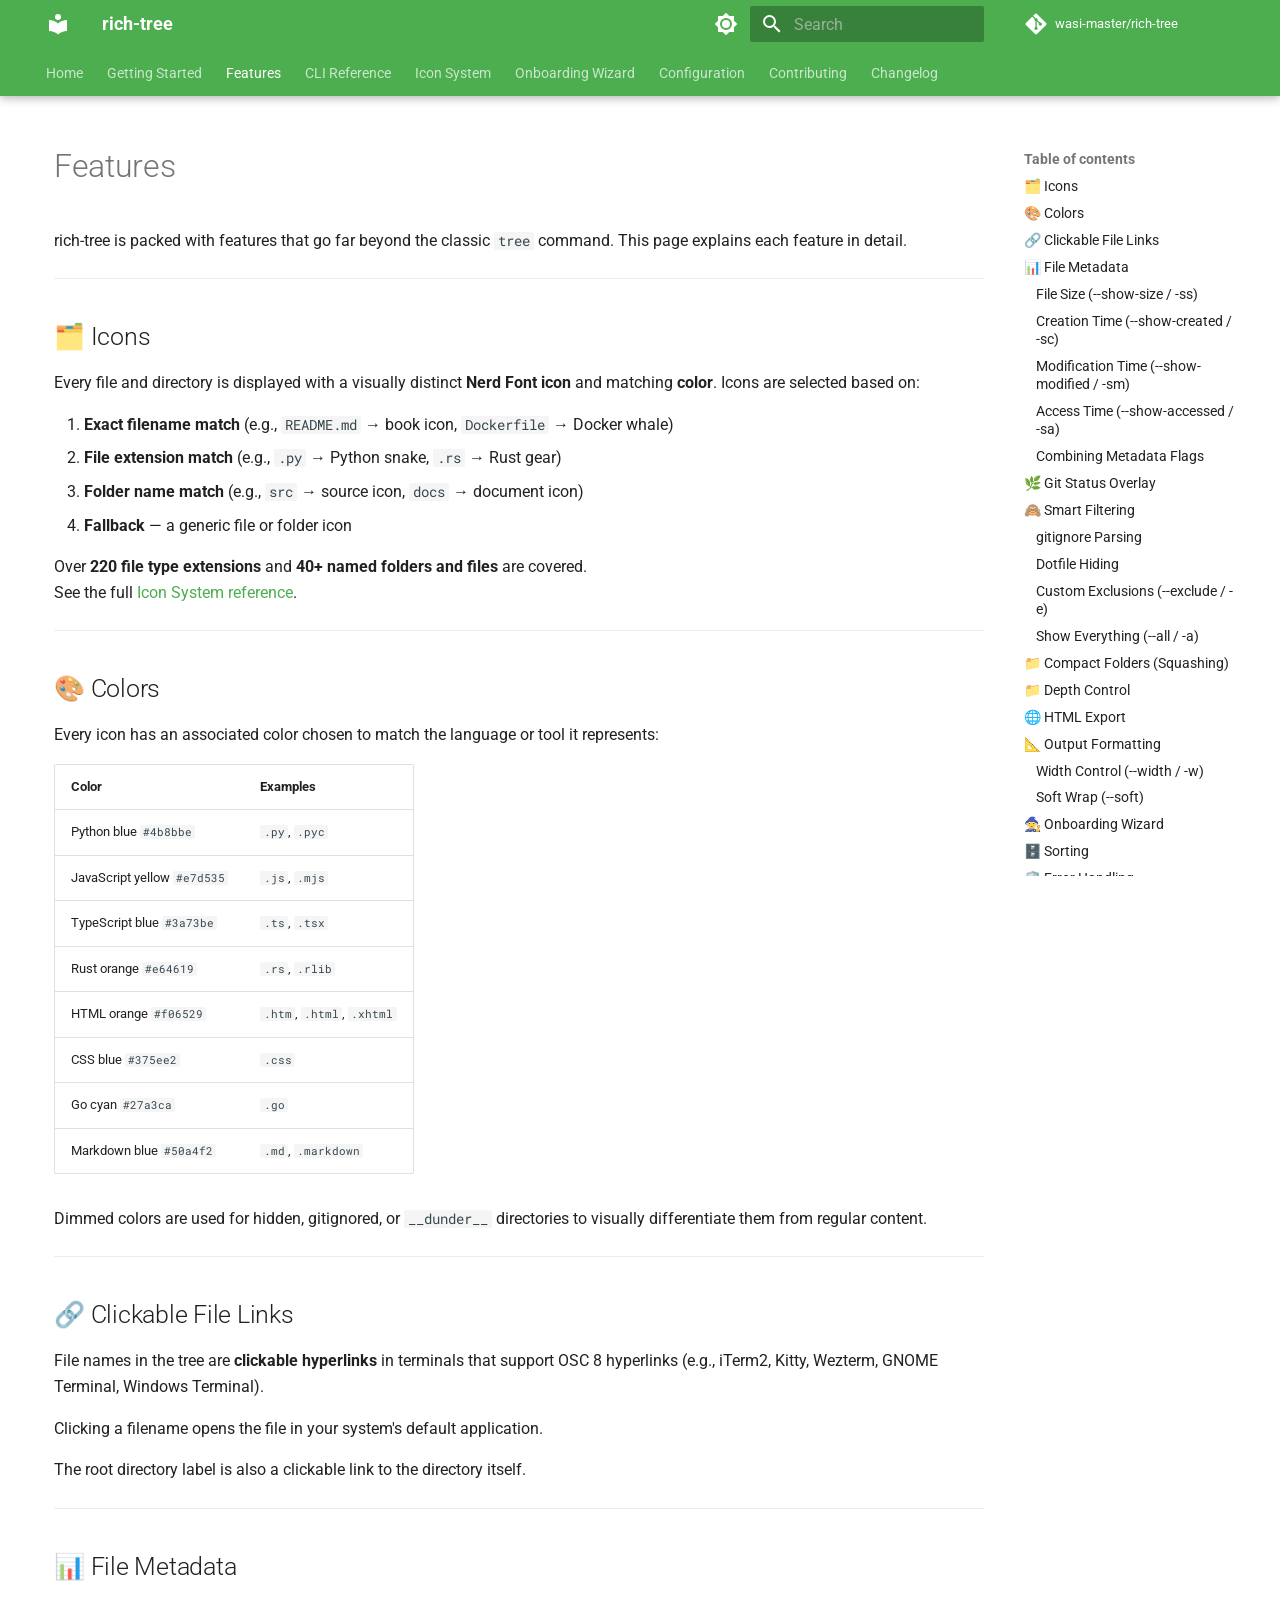
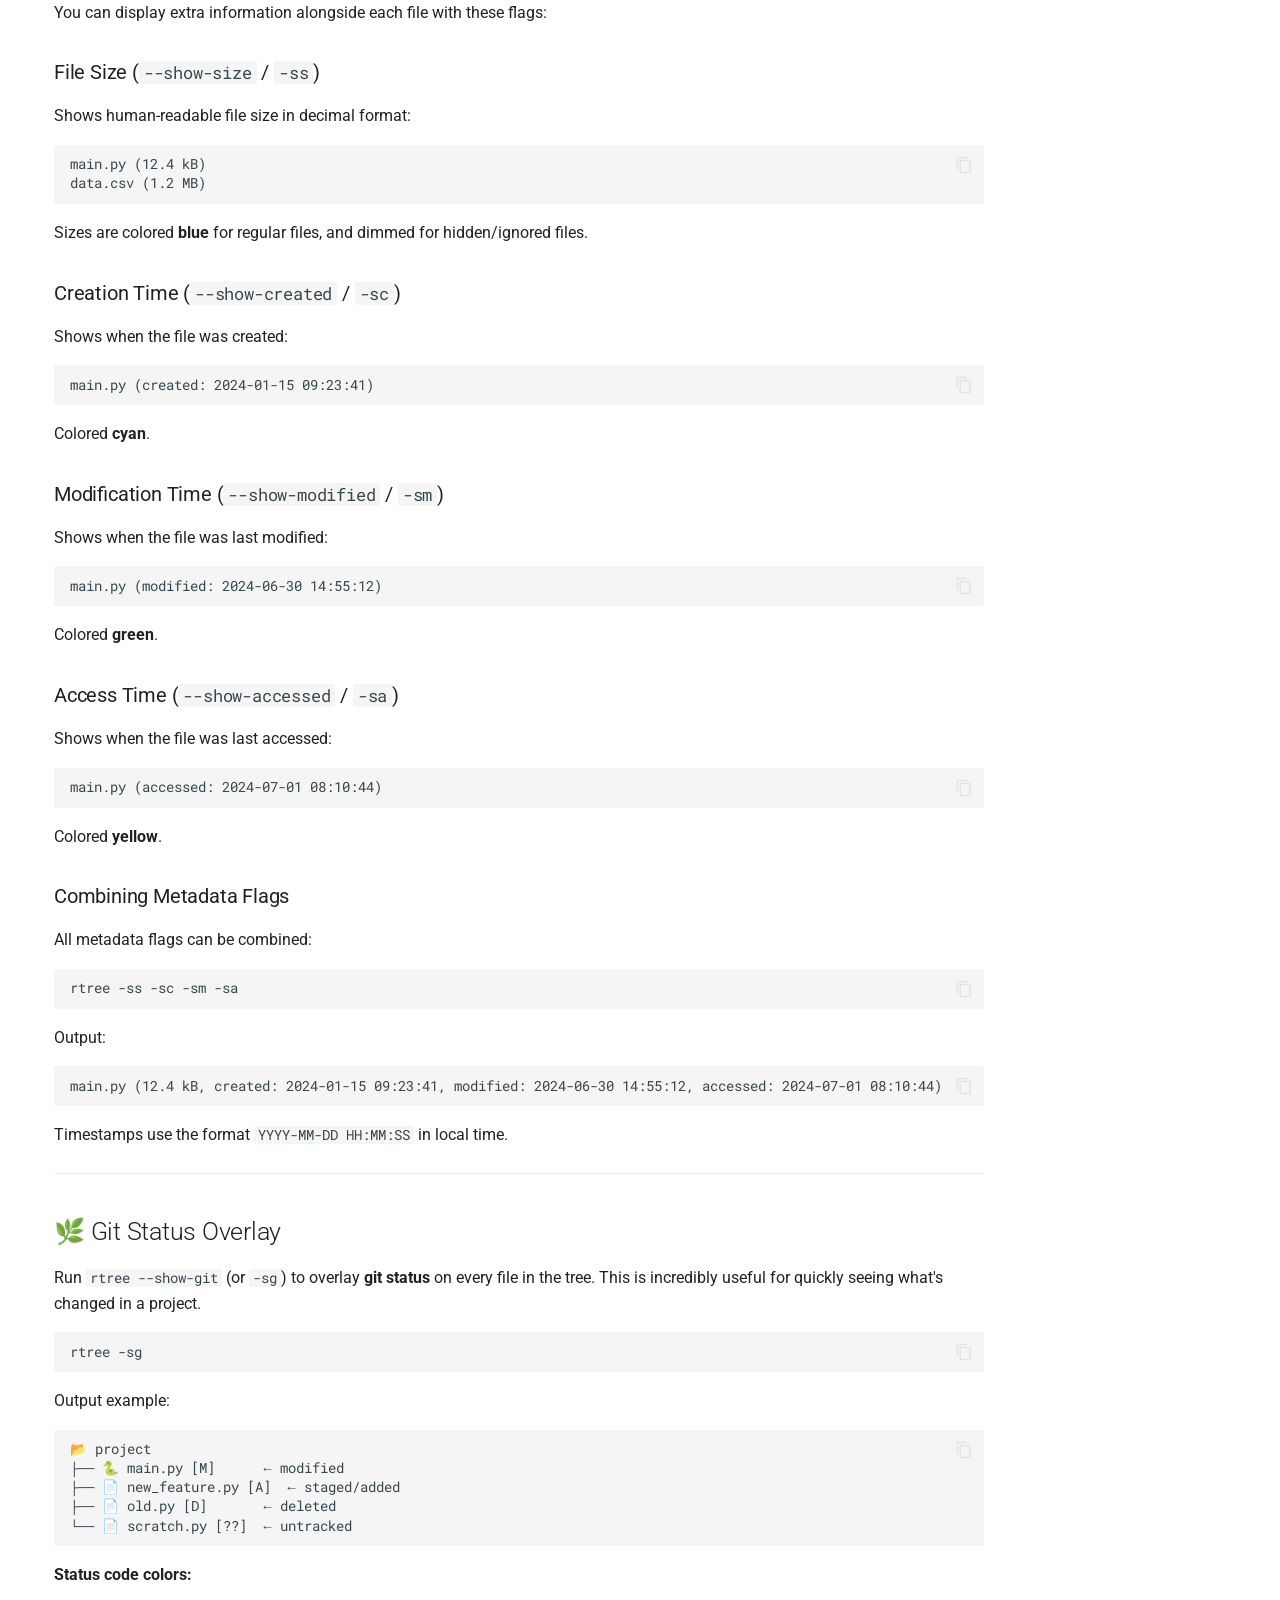
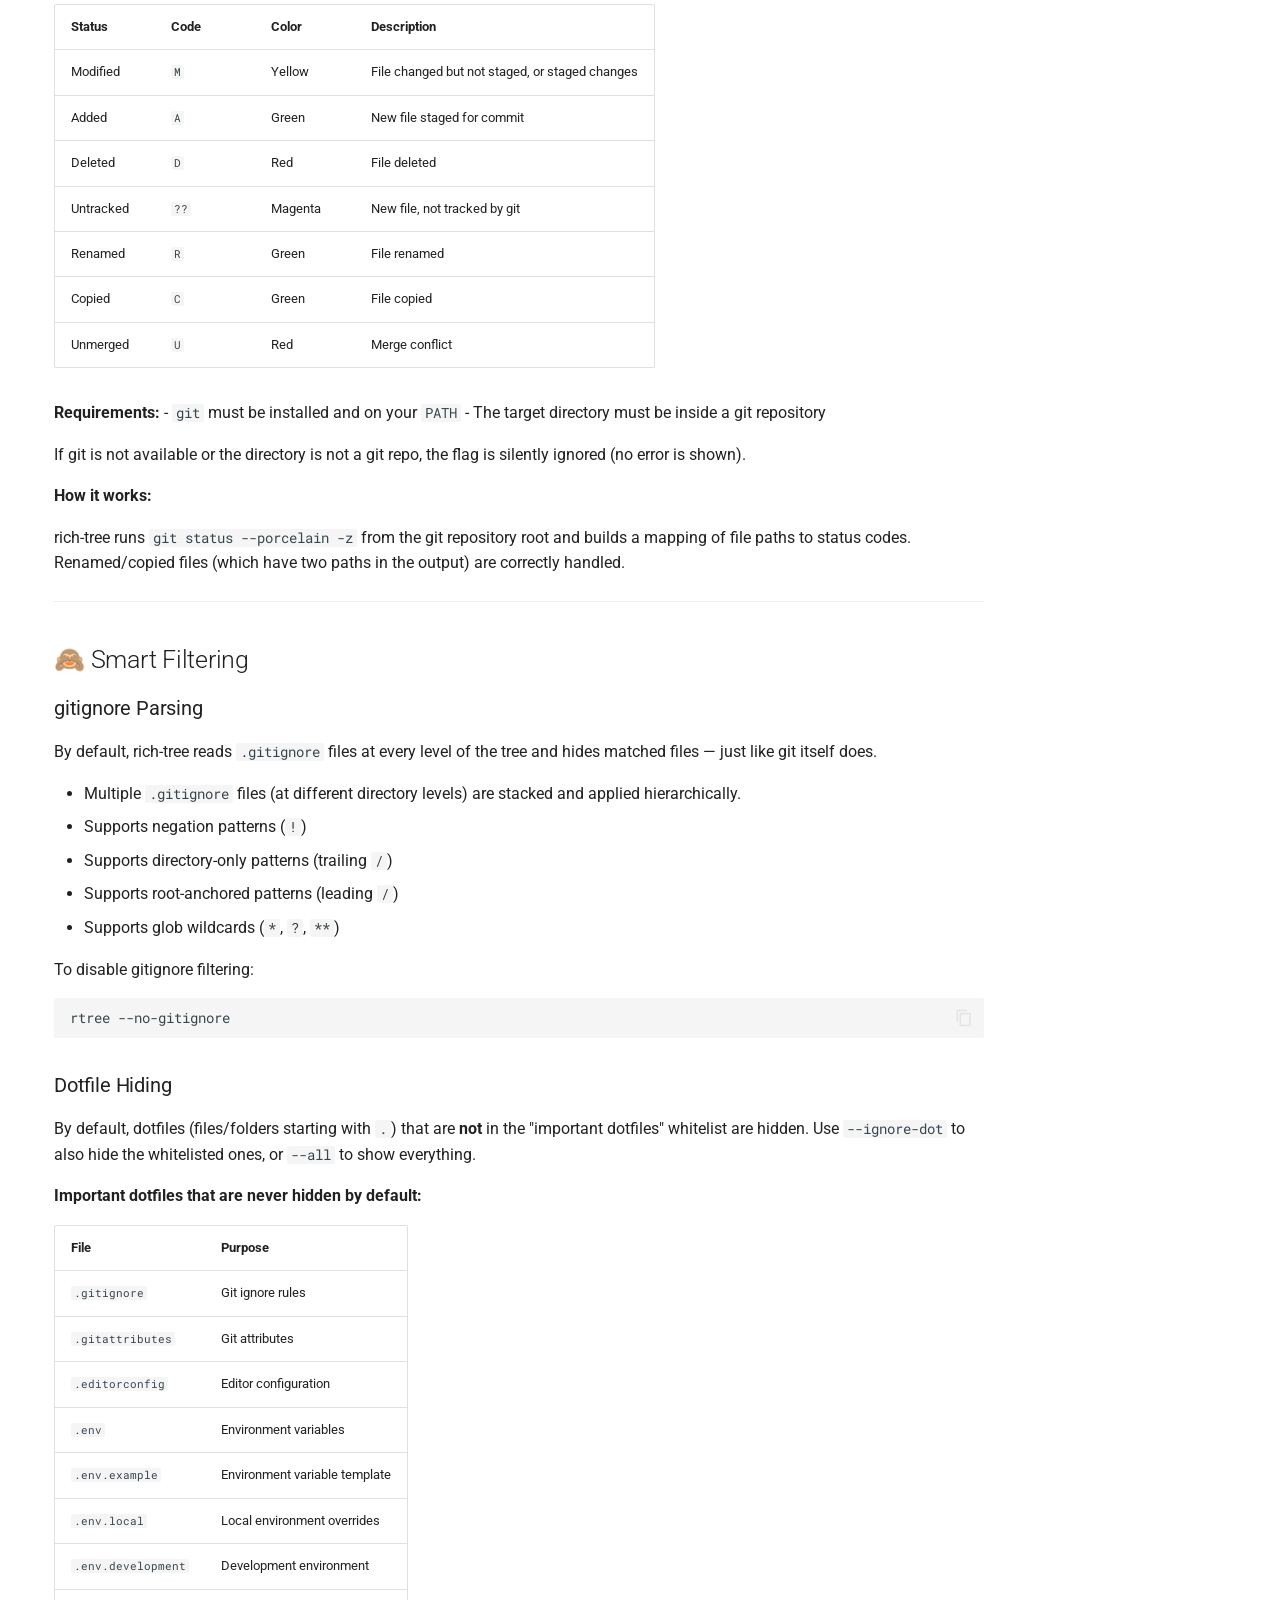
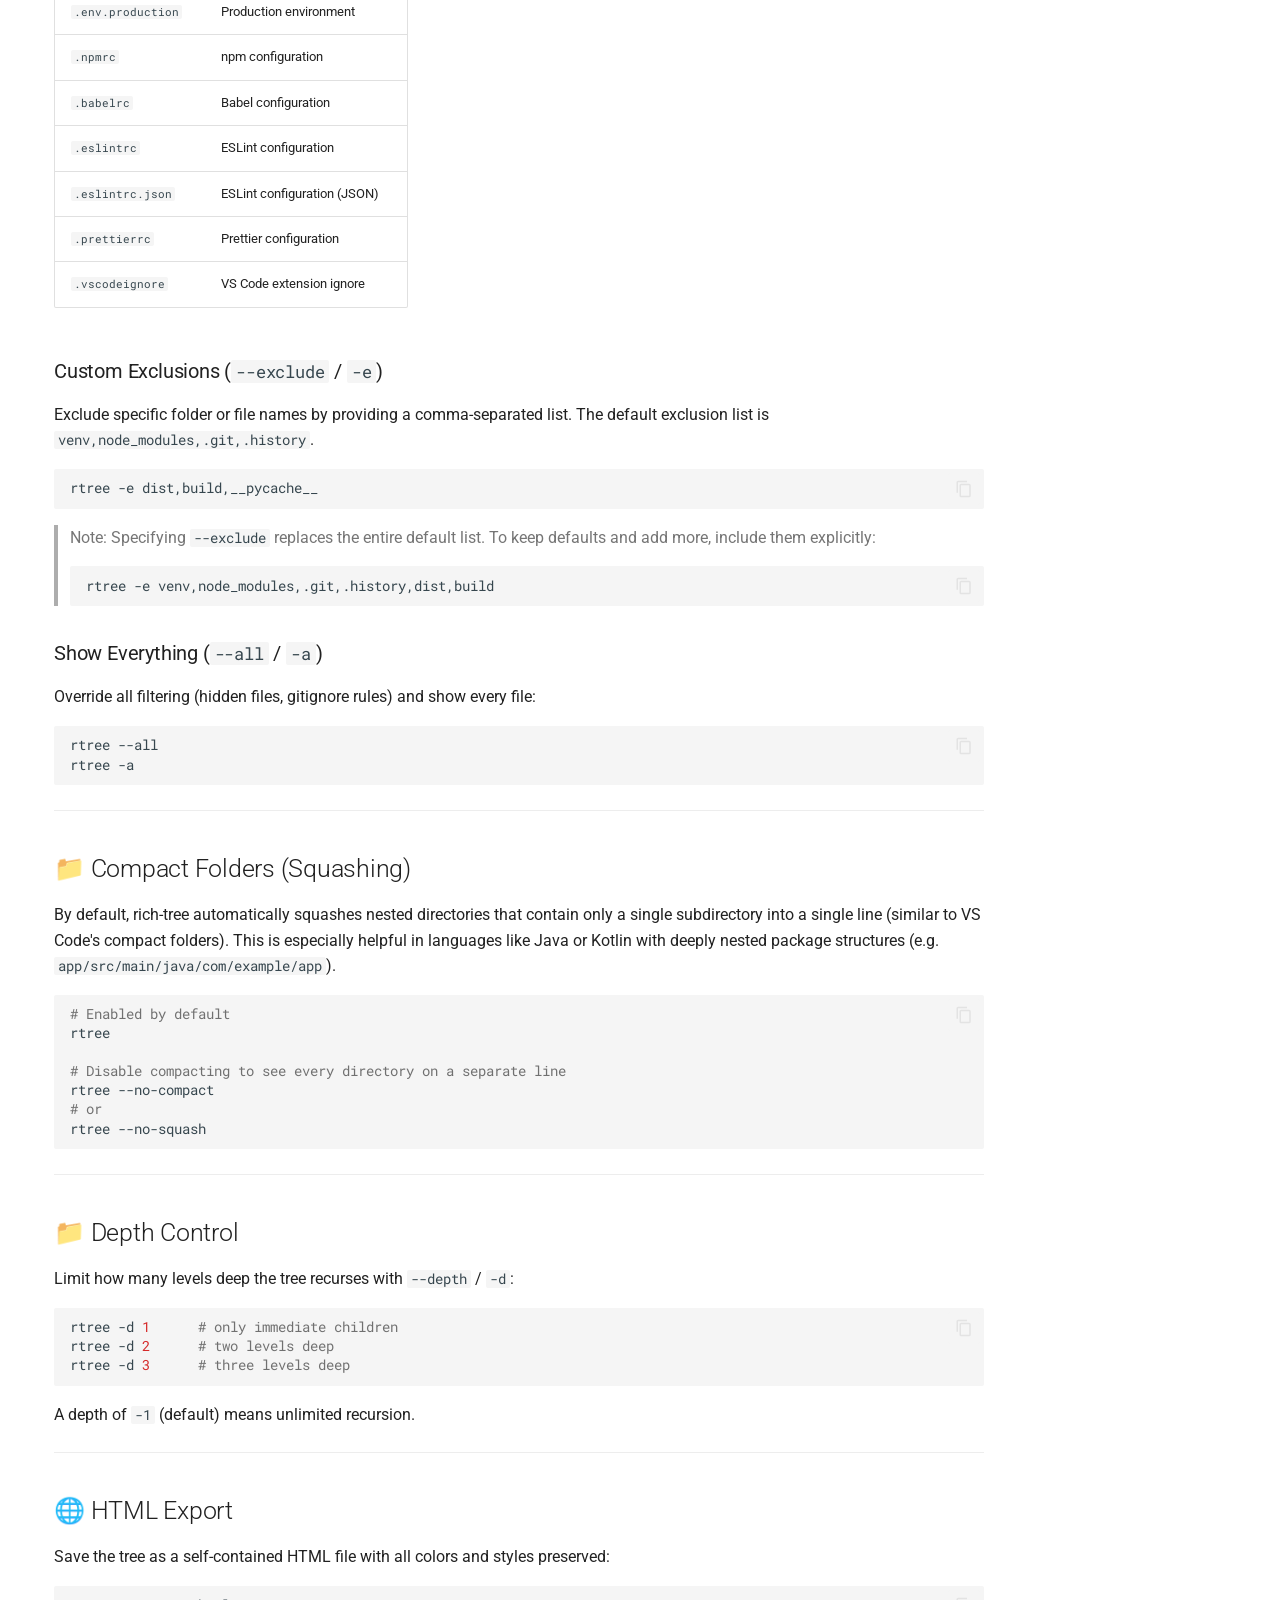
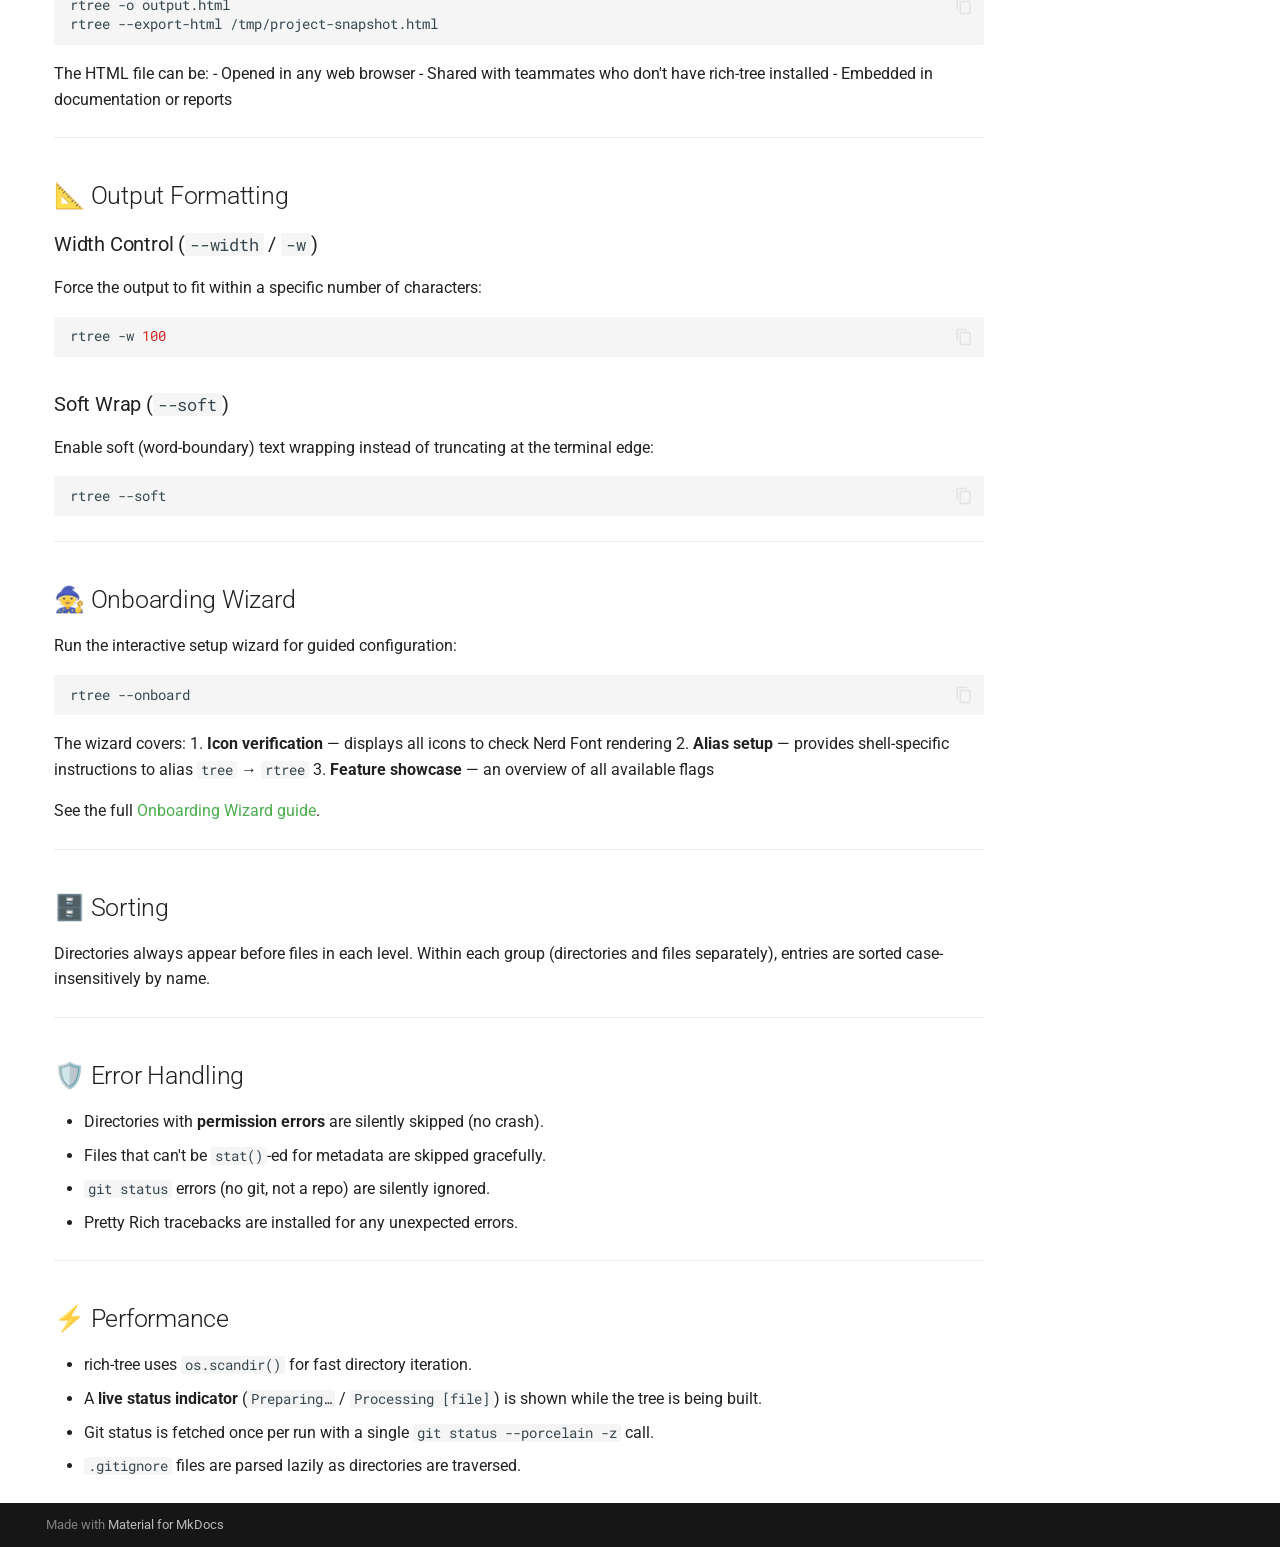
<file: features/index.html>
<!doctype html>
<html lang="en" class="no-js">
  <head>
    
      <meta charset="utf-8">
      <meta name="viewport" content="width=device-width,initial-scale=1">
      
        <meta name="description" content="A better tree command with beautiful icons and colors made in Python">
      
      
      
        <link rel="canonical" href="https://wasi-master.github.io/rich-tree/features/">
      
      
        <link rel="prev" href="../getting-started/">
      
      
        <link rel="next" href="../cli-reference/">
      
      
        
      
      
      <link rel="icon" href="../assets/images/favicon.png">
      <meta name="generator" content="mkdocs-1.6.1, mkdocs-material-9.7.7">
    
    
      
        <title>Features - rich-tree</title>
      
    
    
      <link rel="stylesheet" href="../assets/stylesheets/main.ec1eaa64.min.css">
      
        
        <link rel="stylesheet" href="../assets/stylesheets/palette.ab4e12ef.min.css">
      
      


    
    
      
    
    
      
        
        
        <link rel="preconnect" href="https://fonts.gstatic.com" crossorigin>
        <link rel="stylesheet" href="https://fonts.googleapis.com/css?family=Roboto:300,300i,400,400i,700,700i%7CRoboto+Mono:400,400i,700,700i&display=fallback">
        <style>:root{--md-text-font:"Roboto";--md-code-font:"Roboto Mono"}</style>
      
    
    
      <link rel="stylesheet" href="../stylesheets/extra.css">
    
    <script>__md_scope=new URL("..",location),__md_hash=e=>[...e].reduce(((e,_)=>(e<<5)-e+_.charCodeAt(0)),0),__md_get=(e,_=localStorage,t=__md_scope)=>JSON.parse(_.getItem(t.pathname+"."+e)),__md_set=(e,_,t=localStorage,a=__md_scope)=>{try{t.setItem(a.pathname+"."+e,JSON.stringify(_))}catch(e){}}</script>
    
      

    
    
  </head>
  
  
    
    
      
    
    
    
    
    <body dir="ltr" data-md-color-scheme="default" data-md-color-primary="green" data-md-color-accent="green">
  
    
    <input class="md-toggle" data-md-toggle="drawer" type="checkbox" id="__drawer" autocomplete="off">
    <input class="md-toggle" data-md-toggle="search" type="checkbox" id="__search" autocomplete="off">
    <label class="md-overlay" for="__drawer"></label>
    <div data-md-component="skip">
      
        
        <a href="#features" class="md-skip">
          Skip to content
        </a>
      
    </div>
    <div data-md-component="announce">
      
    </div>
    
    
      

  

<header class="md-header md-header--shadow md-header--lifted" data-md-component="header">
  <nav class="md-header__inner md-grid" aria-label="Header">
    <a href=".." title="rich-tree" class="md-header__button md-logo" aria-label="rich-tree" data-md-component="logo">
      
  
  <svg xmlns="http://www.w3.org/2000/svg" viewBox="0 0 24 24"><path d="M12 8a3 3 0 0 0 3-3 3 3 0 0 0-3-3 3 3 0 0 0-3 3 3 3 0 0 0 3 3m0 3.54C9.64 9.35 6.5 8 3 8v11c3.5 0 6.64 1.35 9 3.54 2.36-2.19 5.5-3.54 9-3.54V8c-3.5 0-6.64 1.35-9 3.54"/></svg>

    </a>
    <label class="md-header__button md-icon" for="__drawer">
      
      <svg xmlns="http://www.w3.org/2000/svg" viewBox="0 0 24 24"><path d="M3 6h18v2H3zm0 5h18v2H3zm0 5h18v2H3z"/></svg>
    </label>
    <div class="md-header__title" data-md-component="header-title">
      <div class="md-header__ellipsis">
        <div class="md-header__topic">
          <span class="md-ellipsis">
            rich-tree
          </span>
        </div>
        <div class="md-header__topic" data-md-component="header-topic">
          <span class="md-ellipsis">
            
              Features
            
          </span>
        </div>
      </div>
    </div>
    
      
        <form class="md-header__option" data-md-component="palette">
  
    
    
    
    <input class="md-option" data-md-color-media="(prefers-color-scheme: light)" data-md-color-scheme="default" data-md-color-primary="green" data-md-color-accent="green"  aria-label="Switch to dark mode"  type="radio" name="__palette" id="__palette_0">
    
      <label class="md-header__button md-icon" title="Switch to dark mode" for="__palette_1" hidden>
        <svg xmlns="http://www.w3.org/2000/svg" viewBox="0 0 24 24"><path d="M12 8a4 4 0 0 0-4 4 4 4 0 0 0 4 4 4 4 0 0 0 4-4 4 4 0 0 0-4-4m0 10a6 6 0 0 1-6-6 6 6 0 0 1 6-6 6 6 0 0 1 6 6 6 6 0 0 1-6 6m8-9.31V4h-4.69L12 .69 8.69 4H4v4.69L.69 12 4 15.31V20h4.69L12 23.31 15.31 20H20v-4.69L23.31 12z"/></svg>
      </label>
    
  
    
    
    
    <input class="md-option" data-md-color-media="(prefers-color-scheme: dark)" data-md-color-scheme="slate" data-md-color-primary="green" data-md-color-accent="green"  aria-label="Switch to light mode"  type="radio" name="__palette" id="__palette_1">
    
      <label class="md-header__button md-icon" title="Switch to light mode" for="__palette_0" hidden>
        <svg xmlns="http://www.w3.org/2000/svg" viewBox="0 0 24 24"><path d="M12 18c-.89 0-1.74-.2-2.5-.55C11.56 16.5 13 14.42 13 12s-1.44-4.5-3.5-5.45C10.26 6.2 11.11 6 12 6a6 6 0 0 1 6 6 6 6 0 0 1-6 6m8-9.31V4h-4.69L12 .69 8.69 4H4v4.69L.69 12 4 15.31V20h4.69L12 23.31 15.31 20H20v-4.69L23.31 12z"/></svg>
      </label>
    
  
</form>
      
    
    
      <script>var palette=__md_get("__palette");if(palette&&palette.color){if("(prefers-color-scheme)"===palette.color.media){var media=matchMedia("(prefers-color-scheme: light)"),input=document.querySelector(media.matches?"[data-md-color-media='(prefers-color-scheme: light)']":"[data-md-color-media='(prefers-color-scheme: dark)']");palette.color.media=input.getAttribute("data-md-color-media"),palette.color.scheme=input.getAttribute("data-md-color-scheme"),palette.color.primary=input.getAttribute("data-md-color-primary"),palette.color.accent=input.getAttribute("data-md-color-accent")}for(var[key,value]of Object.entries(palette.color))document.body.setAttribute("data-md-color-"+key,value)}</script>
    
    
    
      
      
        <label class="md-header__button md-icon" for="__search">
          
          <svg xmlns="http://www.w3.org/2000/svg" viewBox="0 0 24 24"><path d="M9.5 3A6.5 6.5 0 0 1 16 9.5c0 1.61-.59 3.09-1.56 4.23l.27.27h.79l5 5-1.5 1.5-5-5v-.79l-.27-.27A6.52 6.52 0 0 1 9.5 16 6.5 6.5 0 0 1 3 9.5 6.5 6.5 0 0 1 9.5 3m0 2C7 5 5 7 5 9.5S7 14 9.5 14 14 12 14 9.5 12 5 9.5 5"/></svg>
        </label>
        <div class="md-search" data-md-component="search" role="dialog">
  <label class="md-search__overlay" for="__search"></label>
  <div class="md-search__inner" role="search">
    <form class="md-search__form" name="search">
      <input type="text" class="md-search__input" name="query" aria-label="Search" placeholder="Search" autocapitalize="off" autocorrect="off" autocomplete="off" spellcheck="false" data-md-component="search-query" required>
      <label class="md-search__icon md-icon" for="__search">
        
        <svg xmlns="http://www.w3.org/2000/svg" viewBox="0 0 24 24"><path d="M9.5 3A6.5 6.5 0 0 1 16 9.5c0 1.61-.59 3.09-1.56 4.23l.27.27h.79l5 5-1.5 1.5-5-5v-.79l-.27-.27A6.52 6.52 0 0 1 9.5 16 6.5 6.5 0 0 1 3 9.5 6.5 6.5 0 0 1 9.5 3m0 2C7 5 5 7 5 9.5S7 14 9.5 14 14 12 14 9.5 12 5 9.5 5"/></svg>
        
        <svg xmlns="http://www.w3.org/2000/svg" viewBox="0 0 24 24"><path d="M20 11v2H8l5.5 5.5-1.42 1.42L4.16 12l7.92-7.92L13.5 5.5 8 11z"/></svg>
      </label>
      <nav class="md-search__options" aria-label="Search">
        
        <button type="reset" class="md-search__icon md-icon" title="Clear" aria-label="Clear" tabindex="-1">
          
          <svg xmlns="http://www.w3.org/2000/svg" viewBox="0 0 24 24"><path d="M19 6.41 17.59 5 12 10.59 6.41 5 5 6.41 10.59 12 5 17.59 6.41 19 12 13.41 17.59 19 19 17.59 13.41 12z"/></svg>
        </button>
      </nav>
      
        <div class="md-search__suggest" data-md-component="search-suggest"></div>
      
    </form>
    <div class="md-search__output">
      <div class="md-search__scrollwrap" tabindex="0" data-md-scrollfix>
        <div class="md-search-result" data-md-component="search-result">
          <div class="md-search-result__meta">
            Initializing search
          </div>
          <ol class="md-search-result__list" role="presentation"></ol>
        </div>
      </div>
    </div>
  </div>
</div>
      
    
    
      <div class="md-header__source">
        <a href="https://github.com/wasi-master/rich-tree" title="Go to repository" class="md-source" data-md-component="source">
  <div class="md-source__icon md-icon">
    
    <svg xmlns="http://www.w3.org/2000/svg" viewBox="0 0 448 512"><!--! Font Awesome Free 7.1.0 by @fontawesome - https://fontawesome.com License - https://fontawesome.com/license/free (Icons: CC BY 4.0, Fonts: SIL OFL 1.1, Code: MIT License) Copyright 2025 Fonticons, Inc.--><path d="M439.6 236.1 244 40.5c-5.4-5.5-12.8-8.5-20.4-8.5s-15 3-20.4 8.4L162.5 81l51.5 51.5c27.1-9.1 52.7 16.8 43.4 43.7l49.7 49.7c34.2-11.8 61.2 31 35.5 56.7-26.5 26.5-70.2-2.9-56-37.3L240.3 199v121.9c25.3 12.5 22.3 41.8 9.1 55-6.4 6.4-15.2 10.1-24.3 10.1s-17.8-3.6-24.3-10.1c-17.6-17.6-11.1-46.9 11.2-56v-123c-20.8-8.5-24.6-30.7-18.6-45L142.6 101 8.5 235.1C3 240.6 0 247.9 0 255.5s3 15 8.5 20.4l195.6 195.7c5.4 5.4 12.7 8.4 20.4 8.4s15-3 20.4-8.4l194.7-194.7c5.4-5.4 8.4-12.8 8.4-20.4s-3-15-8.4-20.4"/></svg>
  </div>
  <div class="md-source__repository">
    wasi-master/rich-tree
  </div>
</a>
      </div>
    
  </nav>
  
    
      
<nav class="md-tabs" aria-label="Tabs" data-md-component="tabs">
  <div class="md-grid">
    <ul class="md-tabs__list">
      
        
  
  
  
  
    <li class="md-tabs__item">
      <a href=".." class="md-tabs__link">
        
  
  
    
  
  Home

      </a>
    </li>
  

      
        
  
  
  
  
    <li class="md-tabs__item">
      <a href="../getting-started/" class="md-tabs__link">
        
  
  
    
  
  Getting Started

      </a>
    </li>
  

      
        
  
  
  
    
  
  
    <li class="md-tabs__item md-tabs__item--active">
      <a href="./" class="md-tabs__link">
        
  
  
    
  
  Features

      </a>
    </li>
  

      
        
  
  
  
  
    <li class="md-tabs__item">
      <a href="../cli-reference/" class="md-tabs__link">
        
  
  
    
  
  CLI Reference

      </a>
    </li>
  

      
        
  
  
  
  
    <li class="md-tabs__item">
      <a href="../icons/" class="md-tabs__link">
        
  
  
    
  
  Icon System

      </a>
    </li>
  

      
        
  
  
  
  
    <li class="md-tabs__item">
      <a href="../onboarding/" class="md-tabs__link">
        
  
  
    
  
  Onboarding Wizard

      </a>
    </li>
  

      
        
  
  
  
  
    <li class="md-tabs__item">
      <a href="../configuration/" class="md-tabs__link">
        
  
  
    
  
  Configuration

      </a>
    </li>
  

      
        
  
  
  
  
    <li class="md-tabs__item">
      <a href="../contributing/" class="md-tabs__link">
        
  
  
    
  
  Contributing

      </a>
    </li>
  

      
        
  
  
  
  
    <li class="md-tabs__item">
      <a href="../changelog/" class="md-tabs__link">
        
  
  
    
  
  Changelog

      </a>
    </li>
  

      
    </ul>
  </div>
</nav>
    
  
</header>
    
    <div class="md-container" data-md-component="container">
      
      
        
      
      <main class="md-main" data-md-component="main">
        <div class="md-main__inner md-grid">
          
            
              
              <div class="md-sidebar md-sidebar--primary" data-md-component="sidebar" data-md-type="navigation" >
                <div class="md-sidebar__scrollwrap">
                  <div class="md-sidebar__inner">
                    


  


<nav class="md-nav md-nav--primary md-nav--lifted" aria-label="Navigation" data-md-level="0">
  <label class="md-nav__title" for="__drawer">
    <a href=".." title="rich-tree" class="md-nav__button md-logo" aria-label="rich-tree" data-md-component="logo">
      
  
  <svg xmlns="http://www.w3.org/2000/svg" viewBox="0 0 24 24"><path d="M12 8a3 3 0 0 0 3-3 3 3 0 0 0-3-3 3 3 0 0 0-3 3 3 3 0 0 0 3 3m0 3.54C9.64 9.35 6.5 8 3 8v11c3.5 0 6.64 1.35 9 3.54 2.36-2.19 5.5-3.54 9-3.54V8c-3.5 0-6.64 1.35-9 3.54"/></svg>

    </a>
    rich-tree
  </label>
  
    <div class="md-nav__source">
      <a href="https://github.com/wasi-master/rich-tree" title="Go to repository" class="md-source" data-md-component="source">
  <div class="md-source__icon md-icon">
    
    <svg xmlns="http://www.w3.org/2000/svg" viewBox="0 0 448 512"><!--! Font Awesome Free 7.1.0 by @fontawesome - https://fontawesome.com License - https://fontawesome.com/license/free (Icons: CC BY 4.0, Fonts: SIL OFL 1.1, Code: MIT License) Copyright 2025 Fonticons, Inc.--><path d="M439.6 236.1 244 40.5c-5.4-5.5-12.8-8.5-20.4-8.5s-15 3-20.4 8.4L162.5 81l51.5 51.5c27.1-9.1 52.7 16.8 43.4 43.7l49.7 49.7c34.2-11.8 61.2 31 35.5 56.7-26.5 26.5-70.2-2.9-56-37.3L240.3 199v121.9c25.3 12.5 22.3 41.8 9.1 55-6.4 6.4-15.2 10.1-24.3 10.1s-17.8-3.6-24.3-10.1c-17.6-17.6-11.1-46.9 11.2-56v-123c-20.8-8.5-24.6-30.7-18.6-45L142.6 101 8.5 235.1C3 240.6 0 247.9 0 255.5s3 15 8.5 20.4l195.6 195.7c5.4 5.4 12.7 8.4 20.4 8.4s15-3 20.4-8.4l194.7-194.7c5.4-5.4 8.4-12.8 8.4-20.4s-3-15-8.4-20.4"/></svg>
  </div>
  <div class="md-source__repository">
    wasi-master/rich-tree
  </div>
</a>
    </div>
  
  <ul class="md-nav__list" data-md-scrollfix>
    
      
      
  
  
  
  
    <li class="md-nav__item">
      <a href=".." class="md-nav__link">
        
  
  
  <span class="md-ellipsis">
    
  
    Home
  

    
  </span>
  
  

      </a>
    </li>
  

    
      
      
  
  
  
  
    <li class="md-nav__item">
      <a href="../getting-started/" class="md-nav__link">
        
  
  
  <span class="md-ellipsis">
    
  
    Getting Started
  

    
  </span>
  
  

      </a>
    </li>
  

    
      
      
  
  
    
  
  
  
    <li class="md-nav__item md-nav__item--active">
      
      <input class="md-nav__toggle md-toggle" type="checkbox" id="__toc">
      
      
        
      
      
        <label class="md-nav__link md-nav__link--active" for="__toc">
          
  
  
  <span class="md-ellipsis">
    
  
    Features
  

    
  </span>
  
  

          <span class="md-nav__icon md-icon"></span>
        </label>
      
      <a href="./" class="md-nav__link md-nav__link--active">
        
  
  
  <span class="md-ellipsis">
    
  
    Features
  

    
  </span>
  
  

      </a>
      
        

<nav class="md-nav md-nav--secondary" aria-label="Table of contents">
  
  
  
    
  
  
    <label class="md-nav__title" for="__toc">
      <span class="md-nav__icon md-icon"></span>
      Table of contents
    </label>
    <ul class="md-nav__list" data-md-component="toc" data-md-scrollfix>
      
        <li class="md-nav__item">
  <a href="#icons" class="md-nav__link">
    <span class="md-ellipsis">
      
        🗂️ Icons
      
    </span>
  </a>
  
</li>
      
        <li class="md-nav__item">
  <a href="#colors" class="md-nav__link">
    <span class="md-ellipsis">
      
        🎨 Colors
      
    </span>
  </a>
  
</li>
      
        <li class="md-nav__item">
  <a href="#clickable-file-links" class="md-nav__link">
    <span class="md-ellipsis">
      
        🔗 Clickable File Links
      
    </span>
  </a>
  
</li>
      
        <li class="md-nav__item">
  <a href="#file-metadata" class="md-nav__link">
    <span class="md-ellipsis">
      
        📊 File Metadata
      
    </span>
  </a>
  
    <nav class="md-nav" aria-label="📊 File Metadata">
      <ul class="md-nav__list">
        
          <li class="md-nav__item">
  <a href="#file-size-show-size-ss" class="md-nav__link">
    <span class="md-ellipsis">
      
        File Size (--show-size / -ss)
      
    </span>
  </a>
  
</li>
        
          <li class="md-nav__item">
  <a href="#creation-time-show-created-sc" class="md-nav__link">
    <span class="md-ellipsis">
      
        Creation Time (--show-created / -sc)
      
    </span>
  </a>
  
</li>
        
          <li class="md-nav__item">
  <a href="#modification-time-show-modified-sm" class="md-nav__link">
    <span class="md-ellipsis">
      
        Modification Time (--show-modified / -sm)
      
    </span>
  </a>
  
</li>
        
          <li class="md-nav__item">
  <a href="#access-time-show-accessed-sa" class="md-nav__link">
    <span class="md-ellipsis">
      
        Access Time (--show-accessed / -sa)
      
    </span>
  </a>
  
</li>
        
          <li class="md-nav__item">
  <a href="#combining-metadata-flags" class="md-nav__link">
    <span class="md-ellipsis">
      
        Combining Metadata Flags
      
    </span>
  </a>
  
</li>
        
      </ul>
    </nav>
  
</li>
      
        <li class="md-nav__item">
  <a href="#git-status-overlay" class="md-nav__link">
    <span class="md-ellipsis">
      
        🌿 Git Status Overlay
      
    </span>
  </a>
  
</li>
      
        <li class="md-nav__item">
  <a href="#smart-filtering" class="md-nav__link">
    <span class="md-ellipsis">
      
        🙈 Smart Filtering
      
    </span>
  </a>
  
    <nav class="md-nav" aria-label="🙈 Smart Filtering">
      <ul class="md-nav__list">
        
          <li class="md-nav__item">
  <a href="#gitignore-parsing" class="md-nav__link">
    <span class="md-ellipsis">
      
        gitignore Parsing
      
    </span>
  </a>
  
</li>
        
          <li class="md-nav__item">
  <a href="#dotfile-hiding" class="md-nav__link">
    <span class="md-ellipsis">
      
        Dotfile Hiding
      
    </span>
  </a>
  
</li>
        
          <li class="md-nav__item">
  <a href="#custom-exclusions-exclude-e" class="md-nav__link">
    <span class="md-ellipsis">
      
        Custom Exclusions (--exclude / -e)
      
    </span>
  </a>
  
</li>
        
          <li class="md-nav__item">
  <a href="#show-everything-all-a" class="md-nav__link">
    <span class="md-ellipsis">
      
        Show Everything (--all / -a)
      
    </span>
  </a>
  
</li>
        
      </ul>
    </nav>
  
</li>
      
        <li class="md-nav__item">
  <a href="#compact-folders-squashing" class="md-nav__link">
    <span class="md-ellipsis">
      
        📁 Compact Folders (Squashing)
      
    </span>
  </a>
  
</li>
      
        <li class="md-nav__item">
  <a href="#depth-control" class="md-nav__link">
    <span class="md-ellipsis">
      
        📁 Depth Control
      
    </span>
  </a>
  
</li>
      
        <li class="md-nav__item">
  <a href="#html-export" class="md-nav__link">
    <span class="md-ellipsis">
      
        🌐 HTML Export
      
    </span>
  </a>
  
</li>
      
        <li class="md-nav__item">
  <a href="#output-formatting" class="md-nav__link">
    <span class="md-ellipsis">
      
        📐 Output Formatting
      
    </span>
  </a>
  
    <nav class="md-nav" aria-label="📐 Output Formatting">
      <ul class="md-nav__list">
        
          <li class="md-nav__item">
  <a href="#width-control-width-w" class="md-nav__link">
    <span class="md-ellipsis">
      
        Width Control (--width / -w)
      
    </span>
  </a>
  
</li>
        
          <li class="md-nav__item">
  <a href="#soft-wrap-soft" class="md-nav__link">
    <span class="md-ellipsis">
      
        Soft Wrap (--soft)
      
    </span>
  </a>
  
</li>
        
      </ul>
    </nav>
  
</li>
      
        <li class="md-nav__item">
  <a href="#onboarding-wizard" class="md-nav__link">
    <span class="md-ellipsis">
      
        🧙 Onboarding Wizard
      
    </span>
  </a>
  
</li>
      
        <li class="md-nav__item">
  <a href="#sorting" class="md-nav__link">
    <span class="md-ellipsis">
      
        🗄️ Sorting
      
    </span>
  </a>
  
</li>
      
        <li class="md-nav__item">
  <a href="#error-handling" class="md-nav__link">
    <span class="md-ellipsis">
      
        🛡️ Error Handling
      
    </span>
  </a>
  
</li>
      
        <li class="md-nav__item">
  <a href="#performance" class="md-nav__link">
    <span class="md-ellipsis">
      
        ⚡ Performance
      
    </span>
  </a>
  
</li>
      
    </ul>
  
</nav>
      
    </li>
  

    
      
      
  
  
  
  
    <li class="md-nav__item">
      <a href="../cli-reference/" class="md-nav__link">
        
  
  
  <span class="md-ellipsis">
    
  
    CLI Reference
  

    
  </span>
  
  

      </a>
    </li>
  

    
      
      
  
  
  
  
    <li class="md-nav__item">
      <a href="../icons/" class="md-nav__link">
        
  
  
  <span class="md-ellipsis">
    
  
    Icon System
  

    
  </span>
  
  

      </a>
    </li>
  

    
      
      
  
  
  
  
    <li class="md-nav__item">
      <a href="../onboarding/" class="md-nav__link">
        
  
  
  <span class="md-ellipsis">
    
  
    Onboarding Wizard
  

    
  </span>
  
  

      </a>
    </li>
  

    
      
      
  
  
  
  
    <li class="md-nav__item">
      <a href="../configuration/" class="md-nav__link">
        
  
  
  <span class="md-ellipsis">
    
  
    Configuration
  

    
  </span>
  
  

      </a>
    </li>
  

    
      
      
  
  
  
  
    <li class="md-nav__item">
      <a href="../contributing/" class="md-nav__link">
        
  
  
  <span class="md-ellipsis">
    
  
    Contributing
  

    
  </span>
  
  

      </a>
    </li>
  

    
      
      
  
  
  
  
    <li class="md-nav__item">
      <a href="../changelog/" class="md-nav__link">
        
  
  
  <span class="md-ellipsis">
    
  
    Changelog
  

    
  </span>
  
  

      </a>
    </li>
  

    
  </ul>
</nav>
                  </div>
                </div>
              </div>
            
            
              
              <div class="md-sidebar md-sidebar--secondary" data-md-component="sidebar" data-md-type="toc" >
                <div class="md-sidebar__scrollwrap">
                  <div class="md-sidebar__inner">
                    

<nav class="md-nav md-nav--secondary" aria-label="Table of contents">
  
  
  
    
  
  
    <label class="md-nav__title" for="__toc">
      <span class="md-nav__icon md-icon"></span>
      Table of contents
    </label>
    <ul class="md-nav__list" data-md-component="toc" data-md-scrollfix>
      
        <li class="md-nav__item">
  <a href="#icons" class="md-nav__link">
    <span class="md-ellipsis">
      
        🗂️ Icons
      
    </span>
  </a>
  
</li>
      
        <li class="md-nav__item">
  <a href="#colors" class="md-nav__link">
    <span class="md-ellipsis">
      
        🎨 Colors
      
    </span>
  </a>
  
</li>
      
        <li class="md-nav__item">
  <a href="#clickable-file-links" class="md-nav__link">
    <span class="md-ellipsis">
      
        🔗 Clickable File Links
      
    </span>
  </a>
  
</li>
      
        <li class="md-nav__item">
  <a href="#file-metadata" class="md-nav__link">
    <span class="md-ellipsis">
      
        📊 File Metadata
      
    </span>
  </a>
  
    <nav class="md-nav" aria-label="📊 File Metadata">
      <ul class="md-nav__list">
        
          <li class="md-nav__item">
  <a href="#file-size-show-size-ss" class="md-nav__link">
    <span class="md-ellipsis">
      
        File Size (--show-size / -ss)
      
    </span>
  </a>
  
</li>
        
          <li class="md-nav__item">
  <a href="#creation-time-show-created-sc" class="md-nav__link">
    <span class="md-ellipsis">
      
        Creation Time (--show-created / -sc)
      
    </span>
  </a>
  
</li>
        
          <li class="md-nav__item">
  <a href="#modification-time-show-modified-sm" class="md-nav__link">
    <span class="md-ellipsis">
      
        Modification Time (--show-modified / -sm)
      
    </span>
  </a>
  
</li>
        
          <li class="md-nav__item">
  <a href="#access-time-show-accessed-sa" class="md-nav__link">
    <span class="md-ellipsis">
      
        Access Time (--show-accessed / -sa)
      
    </span>
  </a>
  
</li>
        
          <li class="md-nav__item">
  <a href="#combining-metadata-flags" class="md-nav__link">
    <span class="md-ellipsis">
      
        Combining Metadata Flags
      
    </span>
  </a>
  
</li>
        
      </ul>
    </nav>
  
</li>
      
        <li class="md-nav__item">
  <a href="#git-status-overlay" class="md-nav__link">
    <span class="md-ellipsis">
      
        🌿 Git Status Overlay
      
    </span>
  </a>
  
</li>
      
        <li class="md-nav__item">
  <a href="#smart-filtering" class="md-nav__link">
    <span class="md-ellipsis">
      
        🙈 Smart Filtering
      
    </span>
  </a>
  
    <nav class="md-nav" aria-label="🙈 Smart Filtering">
      <ul class="md-nav__list">
        
          <li class="md-nav__item">
  <a href="#gitignore-parsing" class="md-nav__link">
    <span class="md-ellipsis">
      
        gitignore Parsing
      
    </span>
  </a>
  
</li>
        
          <li class="md-nav__item">
  <a href="#dotfile-hiding" class="md-nav__link">
    <span class="md-ellipsis">
      
        Dotfile Hiding
      
    </span>
  </a>
  
</li>
        
          <li class="md-nav__item">
  <a href="#custom-exclusions-exclude-e" class="md-nav__link">
    <span class="md-ellipsis">
      
        Custom Exclusions (--exclude / -e)
      
    </span>
  </a>
  
</li>
        
          <li class="md-nav__item">
  <a href="#show-everything-all-a" class="md-nav__link">
    <span class="md-ellipsis">
      
        Show Everything (--all / -a)
      
    </span>
  </a>
  
</li>
        
      </ul>
    </nav>
  
</li>
      
        <li class="md-nav__item">
  <a href="#compact-folders-squashing" class="md-nav__link">
    <span class="md-ellipsis">
      
        📁 Compact Folders (Squashing)
      
    </span>
  </a>
  
</li>
      
        <li class="md-nav__item">
  <a href="#depth-control" class="md-nav__link">
    <span class="md-ellipsis">
      
        📁 Depth Control
      
    </span>
  </a>
  
</li>
      
        <li class="md-nav__item">
  <a href="#html-export" class="md-nav__link">
    <span class="md-ellipsis">
      
        🌐 HTML Export
      
    </span>
  </a>
  
</li>
      
        <li class="md-nav__item">
  <a href="#output-formatting" class="md-nav__link">
    <span class="md-ellipsis">
      
        📐 Output Formatting
      
    </span>
  </a>
  
    <nav class="md-nav" aria-label="📐 Output Formatting">
      <ul class="md-nav__list">
        
          <li class="md-nav__item">
  <a href="#width-control-width-w" class="md-nav__link">
    <span class="md-ellipsis">
      
        Width Control (--width / -w)
      
    </span>
  </a>
  
</li>
        
          <li class="md-nav__item">
  <a href="#soft-wrap-soft" class="md-nav__link">
    <span class="md-ellipsis">
      
        Soft Wrap (--soft)
      
    </span>
  </a>
  
</li>
        
      </ul>
    </nav>
  
</li>
      
        <li class="md-nav__item">
  <a href="#onboarding-wizard" class="md-nav__link">
    <span class="md-ellipsis">
      
        🧙 Onboarding Wizard
      
    </span>
  </a>
  
</li>
      
        <li class="md-nav__item">
  <a href="#sorting" class="md-nav__link">
    <span class="md-ellipsis">
      
        🗄️ Sorting
      
    </span>
  </a>
  
</li>
      
        <li class="md-nav__item">
  <a href="#error-handling" class="md-nav__link">
    <span class="md-ellipsis">
      
        🛡️ Error Handling
      
    </span>
  </a>
  
</li>
      
        <li class="md-nav__item">
  <a href="#performance" class="md-nav__link">
    <span class="md-ellipsis">
      
        ⚡ Performance
      
    </span>
  </a>
  
</li>
      
    </ul>
  
</nav>
                  </div>
                </div>
              </div>
            
          
          
            <div class="md-content" data-md-component="content">
              
              <article class="md-content__inner md-typeset">
                
                  


  
  


<h1 id="features">Features</h1>
<p>rich-tree is packed with features that go far beyond the classic <code>tree</code> command. This page explains each feature in detail.</p>
<hr />
<h2 id="icons">🗂️ Icons</h2>
<p>Every file and directory is displayed with a visually distinct <strong>Nerd Font icon</strong> and matching <strong>color</strong>. Icons are selected based on:</p>
<ol>
<li><strong>Exact filename match</strong> (e.g., <code>README.md</code> → book icon, <code>Dockerfile</code> → Docker whale)</li>
<li><strong>File extension match</strong> (e.g., <code>.py</code> → Python snake, <code>.rs</code> → Rust gear)</li>
<li><strong>Folder name match</strong> (e.g., <code>src</code> → source icon, <code>docs</code> → document icon)</li>
<li><strong>Fallback</strong> — a generic file or folder icon</li>
</ol>
<p>Over <strong>220 file type extensions</strong> and <strong>40+ named folders and files</strong> are covered.<br />
See the full <a href="../icons/">Icon System reference</a>.</p>
<hr />
<h2 id="colors">🎨 Colors</h2>
<p>Every icon has an associated color chosen to match the language or tool it represents:</p>
<table>
<thead>
<tr>
<th>Color</th>
<th>Examples</th>
</tr>
</thead>
<tbody>
<tr>
<td>Python blue <code>#4b8bbe</code></td>
<td><code>.py</code>, <code>.pyc</code></td>
</tr>
<tr>
<td>JavaScript yellow <code>#e7d535</code></td>
<td><code>.js</code>, <code>.mjs</code></td>
</tr>
<tr>
<td>TypeScript blue <code>#3a73be</code></td>
<td><code>.ts</code>, <code>.tsx</code></td>
</tr>
<tr>
<td>Rust orange <code>#e64619</code></td>
<td><code>.rs</code>, <code>.rlib</code></td>
</tr>
<tr>
<td>HTML orange <code>#f06529</code></td>
<td><code>.htm</code>, <code>.html</code>, <code>.xhtml</code></td>
</tr>
<tr>
<td>CSS blue <code>#375ee2</code></td>
<td><code>.css</code></td>
</tr>
<tr>
<td>Go cyan <code>#27a3ca</code></td>
<td><code>.go</code></td>
</tr>
<tr>
<td>Markdown blue <code>#50a4f2</code></td>
<td><code>.md</code>, <code>.markdown</code></td>
</tr>
</tbody>
</table>
<p>Dimmed colors are used for hidden, gitignored, or <code>__dunder__</code> directories to visually differentiate them from regular content.</p>
<hr />
<h2 id="clickable-file-links">🔗 Clickable File Links</h2>
<p>File names in the tree are <strong>clickable hyperlinks</strong> in terminals that support OSC 8 hyperlinks (e.g., iTerm2, Kitty, Wezterm, GNOME Terminal, Windows Terminal).</p>
<p>Clicking a filename opens the file in your system's default application.</p>
<p>The root directory label is also a clickable link to the directory itself.</p>
<hr />
<h2 id="file-metadata">📊 File Metadata</h2>
<p>You can display extra information alongside each file with these flags:</p>
<h3 id="file-size-show-size-ss">File Size (<code>--show-size</code> / <code>-ss</code>)</h3>
<p>Shows human-readable file size in decimal format:</p>
<div class="language-text highlight"><pre><span></span><code><span id="__span-0-1"><a id="__codelineno-0-1" name="__codelineno-0-1" href="#__codelineno-0-1"></a>main.py (12.4 kB)
</span><span id="__span-0-2"><a id="__codelineno-0-2" name="__codelineno-0-2" href="#__codelineno-0-2"></a>data.csv (1.2 MB)
</span></code></pre></div>
<p>Sizes are colored <strong>blue</strong> for regular files, and dimmed for hidden/ignored files.</p>
<h3 id="creation-time-show-created-sc">Creation Time (<code>--show-created</code> / <code>-sc</code>)</h3>
<p>Shows when the file was created:</p>
<div class="language-text highlight"><pre><span></span><code><span id="__span-1-1"><a id="__codelineno-1-1" name="__codelineno-1-1" href="#__codelineno-1-1"></a>main.py (created: 2024-01-15 09:23:41)
</span></code></pre></div>
<p>Colored <strong>cyan</strong>.</p>
<h3 id="modification-time-show-modified-sm">Modification Time (<code>--show-modified</code> / <code>-sm</code>)</h3>
<p>Shows when the file was last modified:</p>
<div class="language-text highlight"><pre><span></span><code><span id="__span-2-1"><a id="__codelineno-2-1" name="__codelineno-2-1" href="#__codelineno-2-1"></a>main.py (modified: 2024-06-30 14:55:12)
</span></code></pre></div>
<p>Colored <strong>green</strong>.</p>
<h3 id="access-time-show-accessed-sa">Access Time (<code>--show-accessed</code> / <code>-sa</code>)</h3>
<p>Shows when the file was last accessed:</p>
<div class="language-text highlight"><pre><span></span><code><span id="__span-3-1"><a id="__codelineno-3-1" name="__codelineno-3-1" href="#__codelineno-3-1"></a>main.py (accessed: 2024-07-01 08:10:44)
</span></code></pre></div>
<p>Colored <strong>yellow</strong>.</p>
<h3 id="combining-metadata-flags">Combining Metadata Flags</h3>
<p>All metadata flags can be combined:</p>
<div class="language-sh highlight"><pre><span></span><code><span id="__span-4-1"><a id="__codelineno-4-1" name="__codelineno-4-1" href="#__codelineno-4-1"></a>rtree<span class="w"> </span>-ss<span class="w"> </span>-sc<span class="w"> </span>-sm<span class="w"> </span>-sa
</span></code></pre></div>
<p>Output:
<div class="language-text highlight"><pre><span></span><code><span id="__span-5-1"><a id="__codelineno-5-1" name="__codelineno-5-1" href="#__codelineno-5-1"></a>main.py (12.4 kB, created: 2024-01-15 09:23:41, modified: 2024-06-30 14:55:12, accessed: 2024-07-01 08:10:44)
</span></code></pre></div></p>
<p>Timestamps use the format <code>YYYY-MM-DD HH:MM:SS</code> in local time.</p>
<hr />
<h2 id="git-status-overlay">🌿 Git Status Overlay</h2>
<p>Run <code>rtree --show-git</code> (or <code>-sg</code>) to overlay <strong>git status</strong> on every file in the tree. This is incredibly useful for quickly seeing what's changed in a project.</p>
<div class="language-sh highlight"><pre><span></span><code><span id="__span-6-1"><a id="__codelineno-6-1" name="__codelineno-6-1" href="#__codelineno-6-1"></a>rtree<span class="w"> </span>-sg
</span></code></pre></div>
<p>Output example:
<div class="language-text highlight"><pre><span></span><code><span id="__span-7-1"><a id="__codelineno-7-1" name="__codelineno-7-1" href="#__codelineno-7-1"></a>📂 project
</span><span id="__span-7-2"><a id="__codelineno-7-2" name="__codelineno-7-2" href="#__codelineno-7-2"></a>├── 🐍 main.py [M]      ← modified
</span><span id="__span-7-3"><a id="__codelineno-7-3" name="__codelineno-7-3" href="#__codelineno-7-3"></a>├── 📄 new_feature.py [A]  ← staged/added
</span><span id="__span-7-4"><a id="__codelineno-7-4" name="__codelineno-7-4" href="#__codelineno-7-4"></a>├── 📄 old.py [D]       ← deleted
</span><span id="__span-7-5"><a id="__codelineno-7-5" name="__codelineno-7-5" href="#__codelineno-7-5"></a>└── 📄 scratch.py [??]  ← untracked
</span></code></pre></div></p>
<p><strong>Status code colors:</strong></p>
<table>
<thead>
<tr>
<th>Status</th>
<th>Code</th>
<th>Color</th>
<th>Description</th>
</tr>
</thead>
<tbody>
<tr>
<td>Modified</td>
<td><code>M</code></td>
<td>Yellow</td>
<td>File changed but not staged, or staged changes</td>
</tr>
<tr>
<td>Added</td>
<td><code>A</code></td>
<td>Green</td>
<td>New file staged for commit</td>
</tr>
<tr>
<td>Deleted</td>
<td><code>D</code></td>
<td>Red</td>
<td>File deleted</td>
</tr>
<tr>
<td>Untracked</td>
<td><code>??</code></td>
<td>Magenta</td>
<td>New file, not tracked by git</td>
</tr>
<tr>
<td>Renamed</td>
<td><code>R</code></td>
<td>Green</td>
<td>File renamed</td>
</tr>
<tr>
<td>Copied</td>
<td><code>C</code></td>
<td>Green</td>
<td>File copied</td>
</tr>
<tr>
<td>Unmerged</td>
<td><code>U</code></td>
<td>Red</td>
<td>Merge conflict</td>
</tr>
</tbody>
</table>
<p><strong>Requirements:</strong>
- <code>git</code> must be installed and on your <code>PATH</code>
- The target directory must be inside a git repository</p>
<p>If git is not available or the directory is not a git repo, the flag is silently ignored (no error is shown).</p>
<p><strong>How it works:</strong></p>
<p>rich-tree runs <code>git status --porcelain -z</code> from the git repository root and builds a mapping of file paths to status codes. Renamed/copied files (which have two paths in the output) are correctly handled.</p>
<hr />
<h2 id="smart-filtering">🙈 Smart Filtering</h2>
<h3 id="gitignore-parsing">gitignore Parsing</h3>
<p>By default, rich-tree reads <code>.gitignore</code> files at every level of the tree and hides matched files — just like git itself does.</p>
<ul>
<li>Multiple <code>.gitignore</code> files (at different directory levels) are stacked and applied hierarchically.</li>
<li>Supports negation patterns (<code>!</code>)</li>
<li>Supports directory-only patterns (trailing <code>/</code>)</li>
<li>Supports root-anchored patterns (leading <code>/</code>)</li>
<li>Supports glob wildcards (<code>*</code>, <code>?</code>, <code>**</code>)</li>
</ul>
<p>To disable gitignore filtering:</p>
<div class="language-sh highlight"><pre><span></span><code><span id="__span-8-1"><a id="__codelineno-8-1" name="__codelineno-8-1" href="#__codelineno-8-1"></a>rtree<span class="w"> </span>--no-gitignore
</span></code></pre></div>
<h3 id="dotfile-hiding">Dotfile Hiding</h3>
<p>By default, dotfiles (files/folders starting with <code>.</code>) that are <strong>not</strong> in the "important dotfiles" whitelist are hidden. Use <code>--ignore-dot</code> to also hide the whitelisted ones, or <code>--all</code> to show everything.</p>
<p><strong>Important dotfiles that are never hidden by default:</strong></p>
<table>
<thead>
<tr>
<th>File</th>
<th>Purpose</th>
</tr>
</thead>
<tbody>
<tr>
<td><code>.gitignore</code></td>
<td>Git ignore rules</td>
</tr>
<tr>
<td><code>.gitattributes</code></td>
<td>Git attributes</td>
</tr>
<tr>
<td><code>.editorconfig</code></td>
<td>Editor configuration</td>
</tr>
<tr>
<td><code>.env</code></td>
<td>Environment variables</td>
</tr>
<tr>
<td><code>.env.example</code></td>
<td>Environment variable template</td>
</tr>
<tr>
<td><code>.env.local</code></td>
<td>Local environment overrides</td>
</tr>
<tr>
<td><code>.env.development</code></td>
<td>Development environment</td>
</tr>
<tr>
<td><code>.env.production</code></td>
<td>Production environment</td>
</tr>
<tr>
<td><code>.npmrc</code></td>
<td>npm configuration</td>
</tr>
<tr>
<td><code>.babelrc</code></td>
<td>Babel configuration</td>
</tr>
<tr>
<td><code>.eslintrc</code></td>
<td>ESLint configuration</td>
</tr>
<tr>
<td><code>.eslintrc.json</code></td>
<td>ESLint configuration (JSON)</td>
</tr>
<tr>
<td><code>.prettierrc</code></td>
<td>Prettier configuration</td>
</tr>
<tr>
<td><code>.vscodeignore</code></td>
<td>VS Code extension ignore</td>
</tr>
</tbody>
</table>
<h3 id="custom-exclusions-exclude-e">Custom Exclusions (<code>--exclude</code> / <code>-e</code>)</h3>
<p>Exclude specific folder or file names by providing a comma-separated list. The default exclusion list is <code>venv,node_modules,.git,.history</code>.</p>
<div class="language-sh highlight"><pre><span></span><code><span id="__span-9-1"><a id="__codelineno-9-1" name="__codelineno-9-1" href="#__codelineno-9-1"></a>rtree<span class="w"> </span>-e<span class="w"> </span>dist,build,__pycache__
</span></code></pre></div>
<blockquote>
<p>Note: Specifying <code>--exclude</code> replaces the entire default list. To keep defaults and add more, include them explicitly:
<div class="language-sh highlight"><pre><span></span><code><span id="__span-10-1"><a id="__codelineno-10-1" name="__codelineno-10-1" href="#__codelineno-10-1"></a>rtree<span class="w"> </span>-e<span class="w"> </span>venv,node_modules,.git,.history,dist,build
</span></code></pre></div></p>
</blockquote>
<h3 id="show-everything-all-a">Show Everything (<code>--all</code> / <code>-a</code>)</h3>
<p>Override all filtering (hidden files, gitignore rules) and show every file:</p>
<div class="language-sh highlight"><pre><span></span><code><span id="__span-11-1"><a id="__codelineno-11-1" name="__codelineno-11-1" href="#__codelineno-11-1"></a>rtree<span class="w"> </span>--all
</span><span id="__span-11-2"><a id="__codelineno-11-2" name="__codelineno-11-2" href="#__codelineno-11-2"></a>rtree<span class="w"> </span>-a
</span></code></pre></div>
<hr />
<h2 id="compact-folders-squashing">📁 Compact Folders (Squashing)</h2>
<p>By default, rich-tree automatically squashes nested directories that contain only a single subdirectory into a single line (similar to VS Code's compact folders). This is especially helpful in languages like Java or Kotlin with deeply nested package structures (e.g. <code>app/src/main/java/com/example/app</code>).</p>
<div class="language-sh highlight"><pre><span></span><code><span id="__span-12-1"><a id="__codelineno-12-1" name="__codelineno-12-1" href="#__codelineno-12-1"></a><span class="c1"># Enabled by default</span>
</span><span id="__span-12-2"><a id="__codelineno-12-2" name="__codelineno-12-2" href="#__codelineno-12-2"></a>rtree
</span><span id="__span-12-3"><a id="__codelineno-12-3" name="__codelineno-12-3" href="#__codelineno-12-3"></a>
</span><span id="__span-12-4"><a id="__codelineno-12-4" name="__codelineno-12-4" href="#__codelineno-12-4"></a><span class="c1"># Disable compacting to see every directory on a separate line</span>
</span><span id="__span-12-5"><a id="__codelineno-12-5" name="__codelineno-12-5" href="#__codelineno-12-5"></a>rtree<span class="w"> </span>--no-compact
</span><span id="__span-12-6"><a id="__codelineno-12-6" name="__codelineno-12-6" href="#__codelineno-12-6"></a><span class="c1"># or</span>
</span><span id="__span-12-7"><a id="__codelineno-12-7" name="__codelineno-12-7" href="#__codelineno-12-7"></a>rtree<span class="w"> </span>--no-squash
</span></code></pre></div>
<hr />
<h2 id="depth-control">📁 Depth Control</h2>
<p>Limit how many levels deep the tree recurses with <code>--depth</code> / <code>-d</code>:</p>
<div class="language-sh highlight"><pre><span></span><code><span id="__span-13-1"><a id="__codelineno-13-1" name="__codelineno-13-1" href="#__codelineno-13-1"></a>rtree<span class="w"> </span>-d<span class="w"> </span><span class="m">1</span><span class="w">      </span><span class="c1"># only immediate children</span>
</span><span id="__span-13-2"><a id="__codelineno-13-2" name="__codelineno-13-2" href="#__codelineno-13-2"></a>rtree<span class="w"> </span>-d<span class="w"> </span><span class="m">2</span><span class="w">      </span><span class="c1"># two levels deep</span>
</span><span id="__span-13-3"><a id="__codelineno-13-3" name="__codelineno-13-3" href="#__codelineno-13-3"></a>rtree<span class="w"> </span>-d<span class="w"> </span><span class="m">3</span><span class="w">      </span><span class="c1"># three levels deep</span>
</span></code></pre></div>
<p>A depth of <code>-1</code> (default) means unlimited recursion.</p>
<hr />
<h2 id="html-export">🌐 HTML Export</h2>
<p>Save the tree as a self-contained HTML file with all colors and styles preserved:</p>
<div class="language-sh highlight"><pre><span></span><code><span id="__span-14-1"><a id="__codelineno-14-1" name="__codelineno-14-1" href="#__codelineno-14-1"></a>rtree<span class="w"> </span>-o<span class="w"> </span>output.html
</span><span id="__span-14-2"><a id="__codelineno-14-2" name="__codelineno-14-2" href="#__codelineno-14-2"></a>rtree<span class="w"> </span>--export-html<span class="w"> </span>/tmp/project-snapshot.html
</span></code></pre></div>
<p>The HTML file can be:
- Opened in any web browser
- Shared with teammates who don't have rich-tree installed
- Embedded in documentation or reports</p>
<hr />
<h2 id="output-formatting">📐 Output Formatting</h2>
<h3 id="width-control-width-w">Width Control (<code>--width</code> / <code>-w</code>)</h3>
<p>Force the output to fit within a specific number of characters:</p>
<div class="language-sh highlight"><pre><span></span><code><span id="__span-15-1"><a id="__codelineno-15-1" name="__codelineno-15-1" href="#__codelineno-15-1"></a>rtree<span class="w"> </span>-w<span class="w"> </span><span class="m">100</span>
</span></code></pre></div>
<h3 id="soft-wrap-soft">Soft Wrap (<code>--soft</code>)</h3>
<p>Enable soft (word-boundary) text wrapping instead of truncating at the terminal edge:</p>
<div class="language-sh highlight"><pre><span></span><code><span id="__span-16-1"><a id="__codelineno-16-1" name="__codelineno-16-1" href="#__codelineno-16-1"></a>rtree<span class="w"> </span>--soft
</span></code></pre></div>
<hr />
<h2 id="onboarding-wizard">🧙 Onboarding Wizard</h2>
<p>Run the interactive setup wizard for guided configuration:</p>
<div class="language-sh highlight"><pre><span></span><code><span id="__span-17-1"><a id="__codelineno-17-1" name="__codelineno-17-1" href="#__codelineno-17-1"></a>rtree<span class="w"> </span>--onboard
</span></code></pre></div>
<p>The wizard covers:
1. <strong>Icon verification</strong> — displays all icons to check Nerd Font rendering
2. <strong>Alias setup</strong> — provides shell-specific instructions to alias <code>tree</code> → <code>rtree</code>
3. <strong>Feature showcase</strong> — an overview of all available flags</p>
<p>See the full <a href="../onboarding/">Onboarding Wizard guide</a>.</p>
<hr />
<h2 id="sorting">🗄️ Sorting</h2>
<p>Directories always appear before files in each level. Within each group (directories and files separately), entries are sorted case-insensitively by name.</p>
<hr />
<h2 id="error-handling">🛡️ Error Handling</h2>
<ul>
<li>Directories with <strong>permission errors</strong> are silently skipped (no crash).</li>
<li>Files that can't be <code>stat()</code>-ed for metadata are skipped gracefully.</li>
<li><code>git status</code> errors (no git, not a repo) are silently ignored.</li>
<li>Pretty Rich tracebacks are installed for any unexpected errors.</li>
</ul>
<hr />
<h2 id="performance">⚡ Performance</h2>
<ul>
<li>rich-tree uses <code>os.scandir()</code> for fast directory iteration.</li>
<li>A <strong>live status indicator</strong> (<code>Preparing…</code> / <code>Processing [file]</code>) is shown while the tree is being built.</li>
<li>Git status is fetched once per run with a single <code>git status --porcelain -z</code> call.</li>
<li><code>.gitignore</code> files are parsed lazily as directories are traversed.</li>
</ul>












                
              </article>
            </div>
          
          
<script>var target=document.getElementById(location.hash.slice(1));target&&target.name&&(target.checked=target.name.startsWith("__tabbed_"))</script>
        </div>
        
          <button type="button" class="md-top md-icon" data-md-component="top" hidden>
  
  <svg xmlns="http://www.w3.org/2000/svg" viewBox="0 0 24 24"><path d="M13 20h-2V8l-5.5 5.5-1.42-1.42L12 4.16l7.92 7.92-1.42 1.42L13 8z"/></svg>
  Back to top
</button>
        
      </main>
      
        <footer class="md-footer">
  
  <div class="md-footer-meta md-typeset">
    <div class="md-footer-meta__inner md-grid">
      <div class="md-copyright">
  
  
    Made with
    <a href="https://squidfunk.github.io/mkdocs-material/" target="_blank" rel="noopener">
      Material for MkDocs
    </a>
  
</div>
      
    </div>
  </div>
</footer>
      
    </div>
    <div class="md-dialog" data-md-component="dialog">
      <div class="md-dialog__inner md-typeset"></div>
    </div>
    
    
    
      
      
      <script id="__config" type="application/json">{"annotate": null, "base": "..", "features": ["navigation.tabs", "navigation.tabs.sticky", "navigation.sections", "navigation.expand", "navigation.top", "search.suggest", "search.highlight", "content.code.copy"], "search": "../assets/javascripts/workers/search.2c215733.min.js", "tags": null, "translations": {"clipboard.copied": "Copied to clipboard", "clipboard.copy": "Copy to clipboard", "search.result.more.one": "1 more on this page", "search.result.more.other": "# more on this page", "search.result.none": "No matching documents", "search.result.one": "1 matching document", "search.result.other": "# matching documents", "search.result.placeholder": "Type to start searching", "search.result.term.missing": "Missing", "select.version": "Select version"}, "version": null}</script>
    
    
      <script src="../assets/javascripts/bundle.d7400e89.min.js"></script>
      
    
  </body>
</html>
</file>
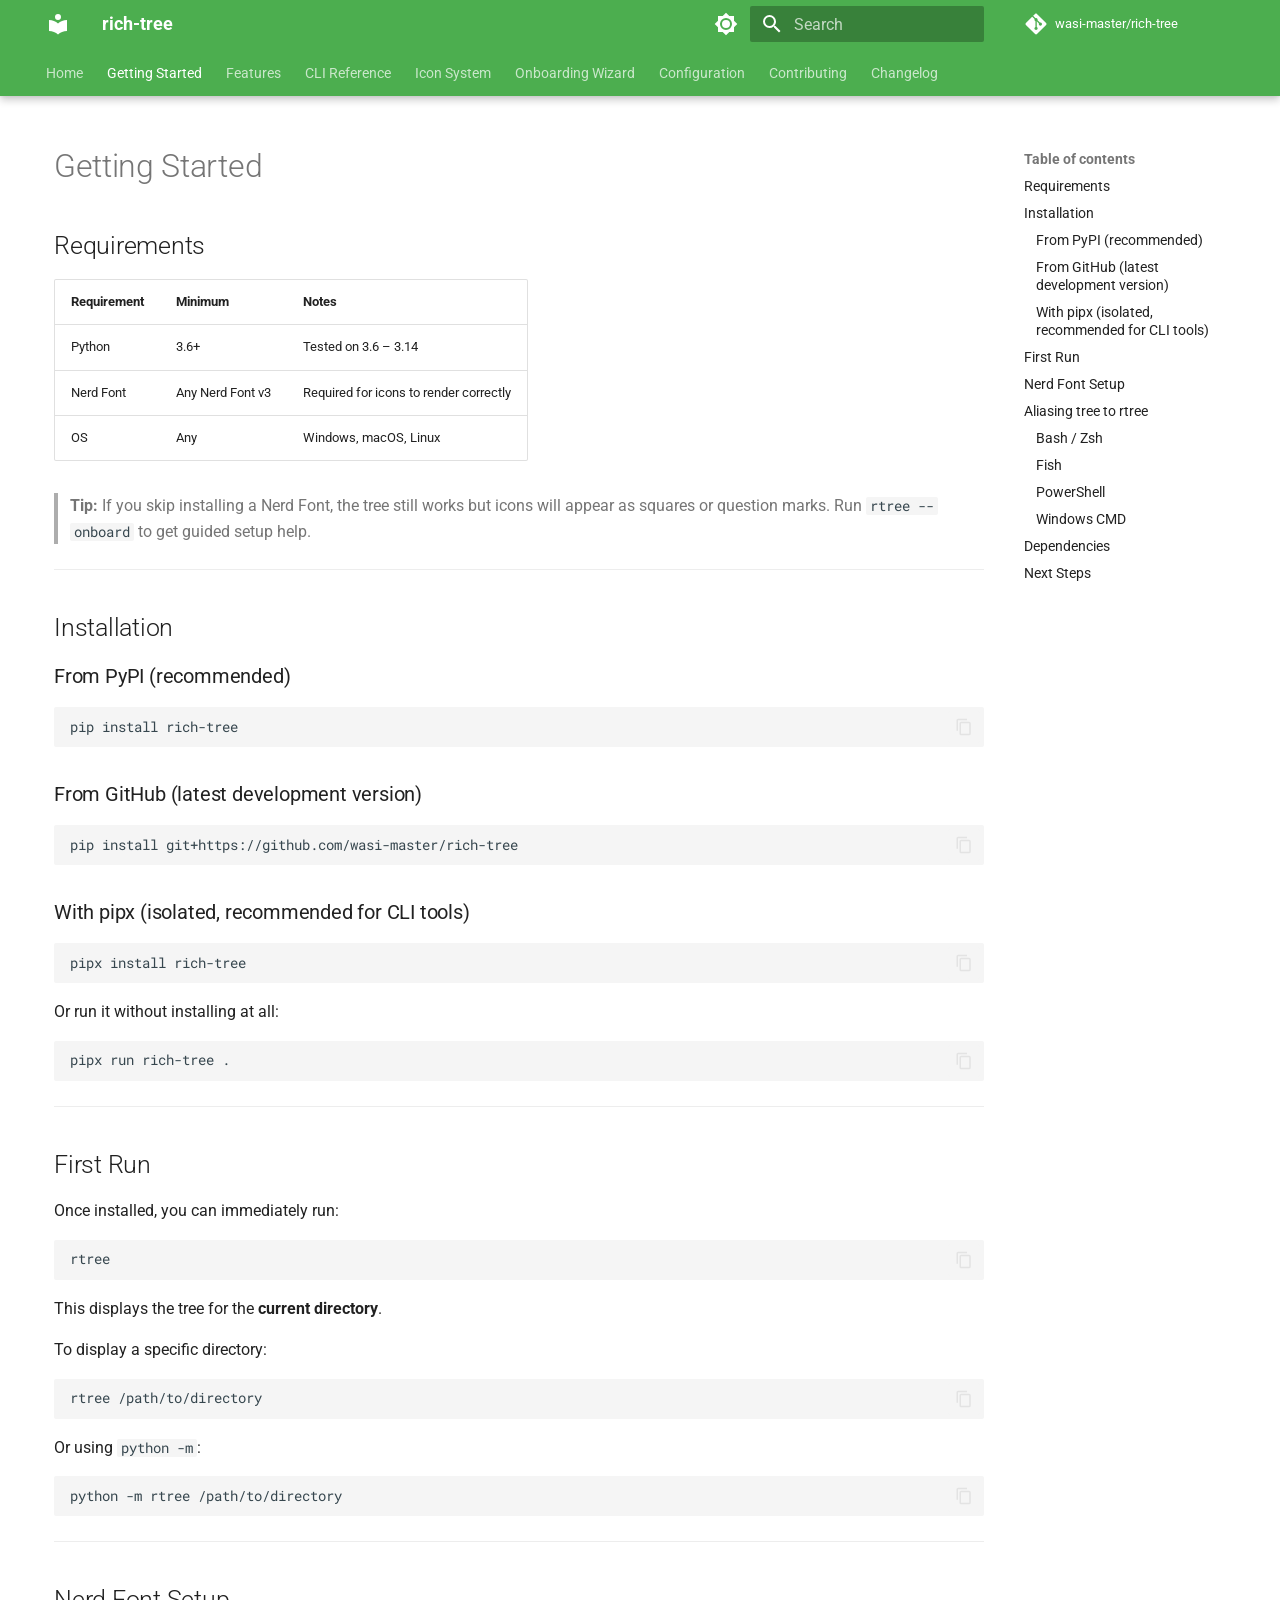
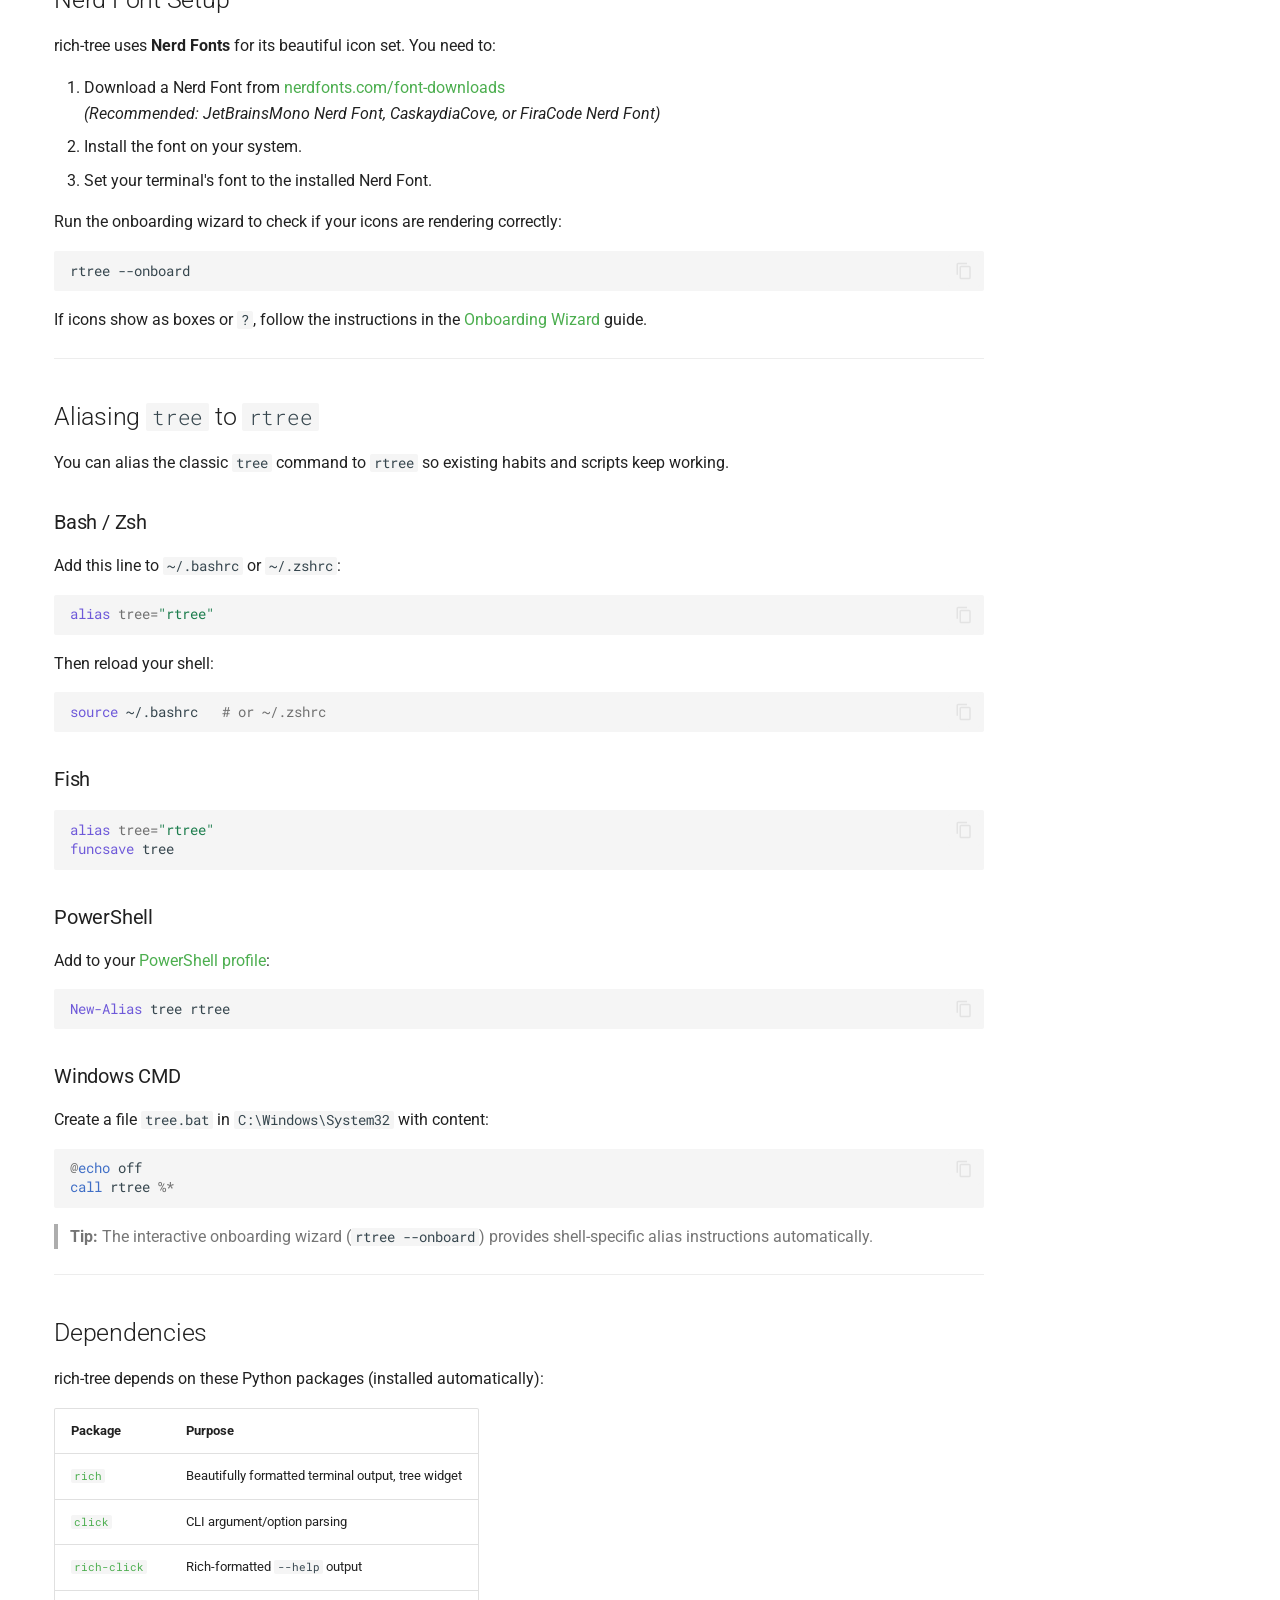
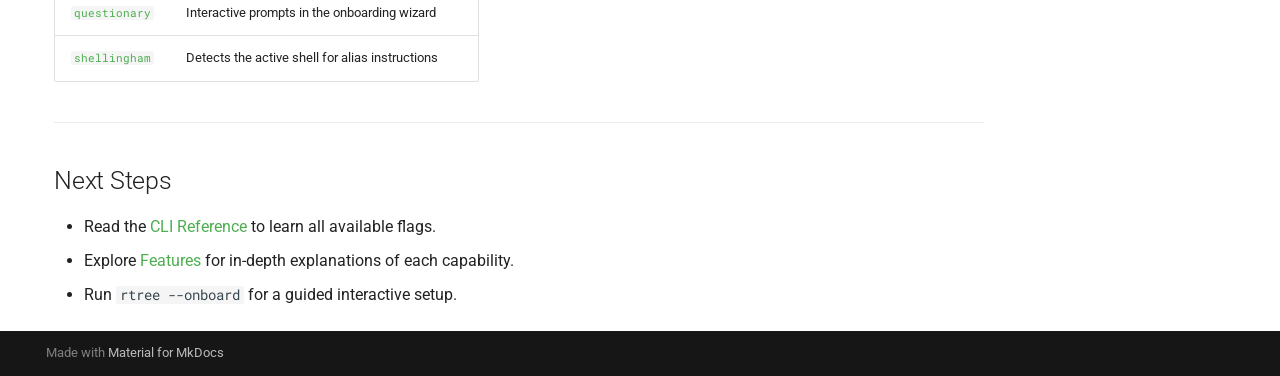
<file: getting-started/index.html>
<!doctype html>
<html lang="en" class="no-js">
  <head>
    
      <meta charset="utf-8">
      <meta name="viewport" content="width=device-width,initial-scale=1">
      
        <meta name="description" content="A better tree command with beautiful icons and colors made in Python">
      
      
      
        <link rel="canonical" href="https://wasi-master.github.io/rich-tree/getting-started/">
      
      
        <link rel="prev" href="..">
      
      
        <link rel="next" href="../features/">
      
      
        
      
      
      <link rel="icon" href="../assets/images/favicon.png">
      <meta name="generator" content="mkdocs-1.6.1, mkdocs-material-9.7.7">
    
    
      
        <title>Getting Started - rich-tree</title>
      
    
    
      <link rel="stylesheet" href="../assets/stylesheets/main.ec1eaa64.min.css">
      
        
        <link rel="stylesheet" href="../assets/stylesheets/palette.ab4e12ef.min.css">
      
      


    
    
      
    
    
      
        
        
        <link rel="preconnect" href="https://fonts.gstatic.com" crossorigin>
        <link rel="stylesheet" href="https://fonts.googleapis.com/css?family=Roboto:300,300i,400,400i,700,700i%7CRoboto+Mono:400,400i,700,700i&display=fallback">
        <style>:root{--md-text-font:"Roboto";--md-code-font:"Roboto Mono"}</style>
      
    
    
      <link rel="stylesheet" href="../stylesheets/extra.css">
    
    <script>__md_scope=new URL("..",location),__md_hash=e=>[...e].reduce(((e,_)=>(e<<5)-e+_.charCodeAt(0)),0),__md_get=(e,_=localStorage,t=__md_scope)=>JSON.parse(_.getItem(t.pathname+"."+e)),__md_set=(e,_,t=localStorage,a=__md_scope)=>{try{t.setItem(a.pathname+"."+e,JSON.stringify(_))}catch(e){}}</script>
    
      

    
    
  </head>
  
  
    
    
      
    
    
    
    
    <body dir="ltr" data-md-color-scheme="default" data-md-color-primary="green" data-md-color-accent="green">
  
    
    <input class="md-toggle" data-md-toggle="drawer" type="checkbox" id="__drawer" autocomplete="off">
    <input class="md-toggle" data-md-toggle="search" type="checkbox" id="__search" autocomplete="off">
    <label class="md-overlay" for="__drawer"></label>
    <div data-md-component="skip">
      
        
        <a href="#getting-started" class="md-skip">
          Skip to content
        </a>
      
    </div>
    <div data-md-component="announce">
      
    </div>
    
    
      

  

<header class="md-header md-header--shadow md-header--lifted" data-md-component="header">
  <nav class="md-header__inner md-grid" aria-label="Header">
    <a href=".." title="rich-tree" class="md-header__button md-logo" aria-label="rich-tree" data-md-component="logo">
      
  
  <svg xmlns="http://www.w3.org/2000/svg" viewBox="0 0 24 24"><path d="M12 8a3 3 0 0 0 3-3 3 3 0 0 0-3-3 3 3 0 0 0-3 3 3 3 0 0 0 3 3m0 3.54C9.64 9.35 6.5 8 3 8v11c3.5 0 6.64 1.35 9 3.54 2.36-2.19 5.5-3.54 9-3.54V8c-3.5 0-6.64 1.35-9 3.54"/></svg>

    </a>
    <label class="md-header__button md-icon" for="__drawer">
      
      <svg xmlns="http://www.w3.org/2000/svg" viewBox="0 0 24 24"><path d="M3 6h18v2H3zm0 5h18v2H3zm0 5h18v2H3z"/></svg>
    </label>
    <div class="md-header__title" data-md-component="header-title">
      <div class="md-header__ellipsis">
        <div class="md-header__topic">
          <span class="md-ellipsis">
            rich-tree
          </span>
        </div>
        <div class="md-header__topic" data-md-component="header-topic">
          <span class="md-ellipsis">
            
              Getting Started
            
          </span>
        </div>
      </div>
    </div>
    
      
        <form class="md-header__option" data-md-component="palette">
  
    
    
    
    <input class="md-option" data-md-color-media="(prefers-color-scheme: light)" data-md-color-scheme="default" data-md-color-primary="green" data-md-color-accent="green"  aria-label="Switch to dark mode"  type="radio" name="__palette" id="__palette_0">
    
      <label class="md-header__button md-icon" title="Switch to dark mode" for="__palette_1" hidden>
        <svg xmlns="http://www.w3.org/2000/svg" viewBox="0 0 24 24"><path d="M12 8a4 4 0 0 0-4 4 4 4 0 0 0 4 4 4 4 0 0 0 4-4 4 4 0 0 0-4-4m0 10a6 6 0 0 1-6-6 6 6 0 0 1 6-6 6 6 0 0 1 6 6 6 6 0 0 1-6 6m8-9.31V4h-4.69L12 .69 8.69 4H4v4.69L.69 12 4 15.31V20h4.69L12 23.31 15.31 20H20v-4.69L23.31 12z"/></svg>
      </label>
    
  
    
    
    
    <input class="md-option" data-md-color-media="(prefers-color-scheme: dark)" data-md-color-scheme="slate" data-md-color-primary="green" data-md-color-accent="green"  aria-label="Switch to light mode"  type="radio" name="__palette" id="__palette_1">
    
      <label class="md-header__button md-icon" title="Switch to light mode" for="__palette_0" hidden>
        <svg xmlns="http://www.w3.org/2000/svg" viewBox="0 0 24 24"><path d="M12 18c-.89 0-1.74-.2-2.5-.55C11.56 16.5 13 14.42 13 12s-1.44-4.5-3.5-5.45C10.26 6.2 11.11 6 12 6a6 6 0 0 1 6 6 6 6 0 0 1-6 6m8-9.31V4h-4.69L12 .69 8.69 4H4v4.69L.69 12 4 15.31V20h4.69L12 23.31 15.31 20H20v-4.69L23.31 12z"/></svg>
      </label>
    
  
</form>
      
    
    
      <script>var palette=__md_get("__palette");if(palette&&palette.color){if("(prefers-color-scheme)"===palette.color.media){var media=matchMedia("(prefers-color-scheme: light)"),input=document.querySelector(media.matches?"[data-md-color-media='(prefers-color-scheme: light)']":"[data-md-color-media='(prefers-color-scheme: dark)']");palette.color.media=input.getAttribute("data-md-color-media"),palette.color.scheme=input.getAttribute("data-md-color-scheme"),palette.color.primary=input.getAttribute("data-md-color-primary"),palette.color.accent=input.getAttribute("data-md-color-accent")}for(var[key,value]of Object.entries(palette.color))document.body.setAttribute("data-md-color-"+key,value)}</script>
    
    
    
      
      
        <label class="md-header__button md-icon" for="__search">
          
          <svg xmlns="http://www.w3.org/2000/svg" viewBox="0 0 24 24"><path d="M9.5 3A6.5 6.5 0 0 1 16 9.5c0 1.61-.59 3.09-1.56 4.23l.27.27h.79l5 5-1.5 1.5-5-5v-.79l-.27-.27A6.52 6.52 0 0 1 9.5 16 6.5 6.5 0 0 1 3 9.5 6.5 6.5 0 0 1 9.5 3m0 2C7 5 5 7 5 9.5S7 14 9.5 14 14 12 14 9.5 12 5 9.5 5"/></svg>
        </label>
        <div class="md-search" data-md-component="search" role="dialog">
  <label class="md-search__overlay" for="__search"></label>
  <div class="md-search__inner" role="search">
    <form class="md-search__form" name="search">
      <input type="text" class="md-search__input" name="query" aria-label="Search" placeholder="Search" autocapitalize="off" autocorrect="off" autocomplete="off" spellcheck="false" data-md-component="search-query" required>
      <label class="md-search__icon md-icon" for="__search">
        
        <svg xmlns="http://www.w3.org/2000/svg" viewBox="0 0 24 24"><path d="M9.5 3A6.5 6.5 0 0 1 16 9.5c0 1.61-.59 3.09-1.56 4.23l.27.27h.79l5 5-1.5 1.5-5-5v-.79l-.27-.27A6.52 6.52 0 0 1 9.5 16 6.5 6.5 0 0 1 3 9.5 6.5 6.5 0 0 1 9.5 3m0 2C7 5 5 7 5 9.5S7 14 9.5 14 14 12 14 9.5 12 5 9.5 5"/></svg>
        
        <svg xmlns="http://www.w3.org/2000/svg" viewBox="0 0 24 24"><path d="M20 11v2H8l5.5 5.5-1.42 1.42L4.16 12l7.92-7.92L13.5 5.5 8 11z"/></svg>
      </label>
      <nav class="md-search__options" aria-label="Search">
        
        <button type="reset" class="md-search__icon md-icon" title="Clear" aria-label="Clear" tabindex="-1">
          
          <svg xmlns="http://www.w3.org/2000/svg" viewBox="0 0 24 24"><path d="M19 6.41 17.59 5 12 10.59 6.41 5 5 6.41 10.59 12 5 17.59 6.41 19 12 13.41 17.59 19 19 17.59 13.41 12z"/></svg>
        </button>
      </nav>
      
        <div class="md-search__suggest" data-md-component="search-suggest"></div>
      
    </form>
    <div class="md-search__output">
      <div class="md-search__scrollwrap" tabindex="0" data-md-scrollfix>
        <div class="md-search-result" data-md-component="search-result">
          <div class="md-search-result__meta">
            Initializing search
          </div>
          <ol class="md-search-result__list" role="presentation"></ol>
        </div>
      </div>
    </div>
  </div>
</div>
      
    
    
      <div class="md-header__source">
        <a href="https://github.com/wasi-master/rich-tree" title="Go to repository" class="md-source" data-md-component="source">
  <div class="md-source__icon md-icon">
    
    <svg xmlns="http://www.w3.org/2000/svg" viewBox="0 0 448 512"><!--! Font Awesome Free 7.1.0 by @fontawesome - https://fontawesome.com License - https://fontawesome.com/license/free (Icons: CC BY 4.0, Fonts: SIL OFL 1.1, Code: MIT License) Copyright 2025 Fonticons, Inc.--><path d="M439.6 236.1 244 40.5c-5.4-5.5-12.8-8.5-20.4-8.5s-15 3-20.4 8.4L162.5 81l51.5 51.5c27.1-9.1 52.7 16.8 43.4 43.7l49.7 49.7c34.2-11.8 61.2 31 35.5 56.7-26.5 26.5-70.2-2.9-56-37.3L240.3 199v121.9c25.3 12.5 22.3 41.8 9.1 55-6.4 6.4-15.2 10.1-24.3 10.1s-17.8-3.6-24.3-10.1c-17.6-17.6-11.1-46.9 11.2-56v-123c-20.8-8.5-24.6-30.7-18.6-45L142.6 101 8.5 235.1C3 240.6 0 247.9 0 255.5s3 15 8.5 20.4l195.6 195.7c5.4 5.4 12.7 8.4 20.4 8.4s15-3 20.4-8.4l194.7-194.7c5.4-5.4 8.4-12.8 8.4-20.4s-3-15-8.4-20.4"/></svg>
  </div>
  <div class="md-source__repository">
    wasi-master/rich-tree
  </div>
</a>
      </div>
    
  </nav>
  
    
      
<nav class="md-tabs" aria-label="Tabs" data-md-component="tabs">
  <div class="md-grid">
    <ul class="md-tabs__list">
      
        
  
  
  
  
    <li class="md-tabs__item">
      <a href=".." class="md-tabs__link">
        
  
  
    
  
  Home

      </a>
    </li>
  

      
        
  
  
  
    
  
  
    <li class="md-tabs__item md-tabs__item--active">
      <a href="./" class="md-tabs__link">
        
  
  
    
  
  Getting Started

      </a>
    </li>
  

      
        
  
  
  
  
    <li class="md-tabs__item">
      <a href="../features/" class="md-tabs__link">
        
  
  
    
  
  Features

      </a>
    </li>
  

      
        
  
  
  
  
    <li class="md-tabs__item">
      <a href="../cli-reference/" class="md-tabs__link">
        
  
  
    
  
  CLI Reference

      </a>
    </li>
  

      
        
  
  
  
  
    <li class="md-tabs__item">
      <a href="../icons/" class="md-tabs__link">
        
  
  
    
  
  Icon System

      </a>
    </li>
  

      
        
  
  
  
  
    <li class="md-tabs__item">
      <a href="../onboarding/" class="md-tabs__link">
        
  
  
    
  
  Onboarding Wizard

      </a>
    </li>
  

      
        
  
  
  
  
    <li class="md-tabs__item">
      <a href="../configuration/" class="md-tabs__link">
        
  
  
    
  
  Configuration

      </a>
    </li>
  

      
        
  
  
  
  
    <li class="md-tabs__item">
      <a href="../contributing/" class="md-tabs__link">
        
  
  
    
  
  Contributing

      </a>
    </li>
  

      
        
  
  
  
  
    <li class="md-tabs__item">
      <a href="../changelog/" class="md-tabs__link">
        
  
  
    
  
  Changelog

      </a>
    </li>
  

      
    </ul>
  </div>
</nav>
    
  
</header>
    
    <div class="md-container" data-md-component="container">
      
      
        
      
      <main class="md-main" data-md-component="main">
        <div class="md-main__inner md-grid">
          
            
              
              <div class="md-sidebar md-sidebar--primary" data-md-component="sidebar" data-md-type="navigation" >
                <div class="md-sidebar__scrollwrap">
                  <div class="md-sidebar__inner">
                    


  


<nav class="md-nav md-nav--primary md-nav--lifted" aria-label="Navigation" data-md-level="0">
  <label class="md-nav__title" for="__drawer">
    <a href=".." title="rich-tree" class="md-nav__button md-logo" aria-label="rich-tree" data-md-component="logo">
      
  
  <svg xmlns="http://www.w3.org/2000/svg" viewBox="0 0 24 24"><path d="M12 8a3 3 0 0 0 3-3 3 3 0 0 0-3-3 3 3 0 0 0-3 3 3 3 0 0 0 3 3m0 3.54C9.64 9.35 6.5 8 3 8v11c3.5 0 6.64 1.35 9 3.54 2.36-2.19 5.5-3.54 9-3.54V8c-3.5 0-6.64 1.35-9 3.54"/></svg>

    </a>
    rich-tree
  </label>
  
    <div class="md-nav__source">
      <a href="https://github.com/wasi-master/rich-tree" title="Go to repository" class="md-source" data-md-component="source">
  <div class="md-source__icon md-icon">
    
    <svg xmlns="http://www.w3.org/2000/svg" viewBox="0 0 448 512"><!--! Font Awesome Free 7.1.0 by @fontawesome - https://fontawesome.com License - https://fontawesome.com/license/free (Icons: CC BY 4.0, Fonts: SIL OFL 1.1, Code: MIT License) Copyright 2025 Fonticons, Inc.--><path d="M439.6 236.1 244 40.5c-5.4-5.5-12.8-8.5-20.4-8.5s-15 3-20.4 8.4L162.5 81l51.5 51.5c27.1-9.1 52.7 16.8 43.4 43.7l49.7 49.7c34.2-11.8 61.2 31 35.5 56.7-26.5 26.5-70.2-2.9-56-37.3L240.3 199v121.9c25.3 12.5 22.3 41.8 9.1 55-6.4 6.4-15.2 10.1-24.3 10.1s-17.8-3.6-24.3-10.1c-17.6-17.6-11.1-46.9 11.2-56v-123c-20.8-8.5-24.6-30.7-18.6-45L142.6 101 8.5 235.1C3 240.6 0 247.9 0 255.5s3 15 8.5 20.4l195.6 195.7c5.4 5.4 12.7 8.4 20.4 8.4s15-3 20.4-8.4l194.7-194.7c5.4-5.4 8.4-12.8 8.4-20.4s-3-15-8.4-20.4"/></svg>
  </div>
  <div class="md-source__repository">
    wasi-master/rich-tree
  </div>
</a>
    </div>
  
  <ul class="md-nav__list" data-md-scrollfix>
    
      
      
  
  
  
  
    <li class="md-nav__item">
      <a href=".." class="md-nav__link">
        
  
  
  <span class="md-ellipsis">
    
  
    Home
  

    
  </span>
  
  

      </a>
    </li>
  

    
      
      
  
  
    
  
  
  
    <li class="md-nav__item md-nav__item--active">
      
      <input class="md-nav__toggle md-toggle" type="checkbox" id="__toc">
      
      
        
      
      
        <label class="md-nav__link md-nav__link--active" for="__toc">
          
  
  
  <span class="md-ellipsis">
    
  
    Getting Started
  

    
  </span>
  
  

          <span class="md-nav__icon md-icon"></span>
        </label>
      
      <a href="./" class="md-nav__link md-nav__link--active">
        
  
  
  <span class="md-ellipsis">
    
  
    Getting Started
  

    
  </span>
  
  

      </a>
      
        

<nav class="md-nav md-nav--secondary" aria-label="Table of contents">
  
  
  
    
  
  
    <label class="md-nav__title" for="__toc">
      <span class="md-nav__icon md-icon"></span>
      Table of contents
    </label>
    <ul class="md-nav__list" data-md-component="toc" data-md-scrollfix>
      
        <li class="md-nav__item">
  <a href="#requirements" class="md-nav__link">
    <span class="md-ellipsis">
      
        Requirements
      
    </span>
  </a>
  
</li>
      
        <li class="md-nav__item">
  <a href="#installation" class="md-nav__link">
    <span class="md-ellipsis">
      
        Installation
      
    </span>
  </a>
  
    <nav class="md-nav" aria-label="Installation">
      <ul class="md-nav__list">
        
          <li class="md-nav__item">
  <a href="#from-pypi-recommended" class="md-nav__link">
    <span class="md-ellipsis">
      
        From PyPI (recommended)
      
    </span>
  </a>
  
</li>
        
          <li class="md-nav__item">
  <a href="#from-github-latest-development-version" class="md-nav__link">
    <span class="md-ellipsis">
      
        From GitHub (latest development version)
      
    </span>
  </a>
  
</li>
        
          <li class="md-nav__item">
  <a href="#with-pipx-isolated-recommended-for-cli-tools" class="md-nav__link">
    <span class="md-ellipsis">
      
        With pipx (isolated, recommended for CLI tools)
      
    </span>
  </a>
  
</li>
        
      </ul>
    </nav>
  
</li>
      
        <li class="md-nav__item">
  <a href="#first-run" class="md-nav__link">
    <span class="md-ellipsis">
      
        First Run
      
    </span>
  </a>
  
</li>
      
        <li class="md-nav__item">
  <a href="#nerd-font-setup" class="md-nav__link">
    <span class="md-ellipsis">
      
        Nerd Font Setup
      
    </span>
  </a>
  
</li>
      
        <li class="md-nav__item">
  <a href="#aliasing-tree-to-rtree" class="md-nav__link">
    <span class="md-ellipsis">
      
        Aliasing tree to rtree
      
    </span>
  </a>
  
    <nav class="md-nav" aria-label="Aliasing tree to rtree">
      <ul class="md-nav__list">
        
          <li class="md-nav__item">
  <a href="#bash-zsh" class="md-nav__link">
    <span class="md-ellipsis">
      
        Bash / Zsh
      
    </span>
  </a>
  
</li>
        
          <li class="md-nav__item">
  <a href="#fish" class="md-nav__link">
    <span class="md-ellipsis">
      
        Fish
      
    </span>
  </a>
  
</li>
        
          <li class="md-nav__item">
  <a href="#powershell" class="md-nav__link">
    <span class="md-ellipsis">
      
        PowerShell
      
    </span>
  </a>
  
</li>
        
          <li class="md-nav__item">
  <a href="#windows-cmd" class="md-nav__link">
    <span class="md-ellipsis">
      
        Windows CMD
      
    </span>
  </a>
  
</li>
        
      </ul>
    </nav>
  
</li>
      
        <li class="md-nav__item">
  <a href="#dependencies" class="md-nav__link">
    <span class="md-ellipsis">
      
        Dependencies
      
    </span>
  </a>
  
</li>
      
        <li class="md-nav__item">
  <a href="#next-steps" class="md-nav__link">
    <span class="md-ellipsis">
      
        Next Steps
      
    </span>
  </a>
  
</li>
      
    </ul>
  
</nav>
      
    </li>
  

    
      
      
  
  
  
  
    <li class="md-nav__item">
      <a href="../features/" class="md-nav__link">
        
  
  
  <span class="md-ellipsis">
    
  
    Features
  

    
  </span>
  
  

      </a>
    </li>
  

    
      
      
  
  
  
  
    <li class="md-nav__item">
      <a href="../cli-reference/" class="md-nav__link">
        
  
  
  <span class="md-ellipsis">
    
  
    CLI Reference
  

    
  </span>
  
  

      </a>
    </li>
  

    
      
      
  
  
  
  
    <li class="md-nav__item">
      <a href="../icons/" class="md-nav__link">
        
  
  
  <span class="md-ellipsis">
    
  
    Icon System
  

    
  </span>
  
  

      </a>
    </li>
  

    
      
      
  
  
  
  
    <li class="md-nav__item">
      <a href="../onboarding/" class="md-nav__link">
        
  
  
  <span class="md-ellipsis">
    
  
    Onboarding Wizard
  

    
  </span>
  
  

      </a>
    </li>
  

    
      
      
  
  
  
  
    <li class="md-nav__item">
      <a href="../configuration/" class="md-nav__link">
        
  
  
  <span class="md-ellipsis">
    
  
    Configuration
  

    
  </span>
  
  

      </a>
    </li>
  

    
      
      
  
  
  
  
    <li class="md-nav__item">
      <a href="../contributing/" class="md-nav__link">
        
  
  
  <span class="md-ellipsis">
    
  
    Contributing
  

    
  </span>
  
  

      </a>
    </li>
  

    
      
      
  
  
  
  
    <li class="md-nav__item">
      <a href="../changelog/" class="md-nav__link">
        
  
  
  <span class="md-ellipsis">
    
  
    Changelog
  

    
  </span>
  
  

      </a>
    </li>
  

    
  </ul>
</nav>
                  </div>
                </div>
              </div>
            
            
              
              <div class="md-sidebar md-sidebar--secondary" data-md-component="sidebar" data-md-type="toc" >
                <div class="md-sidebar__scrollwrap">
                  <div class="md-sidebar__inner">
                    

<nav class="md-nav md-nav--secondary" aria-label="Table of contents">
  
  
  
    
  
  
    <label class="md-nav__title" for="__toc">
      <span class="md-nav__icon md-icon"></span>
      Table of contents
    </label>
    <ul class="md-nav__list" data-md-component="toc" data-md-scrollfix>
      
        <li class="md-nav__item">
  <a href="#requirements" class="md-nav__link">
    <span class="md-ellipsis">
      
        Requirements
      
    </span>
  </a>
  
</li>
      
        <li class="md-nav__item">
  <a href="#installation" class="md-nav__link">
    <span class="md-ellipsis">
      
        Installation
      
    </span>
  </a>
  
    <nav class="md-nav" aria-label="Installation">
      <ul class="md-nav__list">
        
          <li class="md-nav__item">
  <a href="#from-pypi-recommended" class="md-nav__link">
    <span class="md-ellipsis">
      
        From PyPI (recommended)
      
    </span>
  </a>
  
</li>
        
          <li class="md-nav__item">
  <a href="#from-github-latest-development-version" class="md-nav__link">
    <span class="md-ellipsis">
      
        From GitHub (latest development version)
      
    </span>
  </a>
  
</li>
        
          <li class="md-nav__item">
  <a href="#with-pipx-isolated-recommended-for-cli-tools" class="md-nav__link">
    <span class="md-ellipsis">
      
        With pipx (isolated, recommended for CLI tools)
      
    </span>
  </a>
  
</li>
        
      </ul>
    </nav>
  
</li>
      
        <li class="md-nav__item">
  <a href="#first-run" class="md-nav__link">
    <span class="md-ellipsis">
      
        First Run
      
    </span>
  </a>
  
</li>
      
        <li class="md-nav__item">
  <a href="#nerd-font-setup" class="md-nav__link">
    <span class="md-ellipsis">
      
        Nerd Font Setup
      
    </span>
  </a>
  
</li>
      
        <li class="md-nav__item">
  <a href="#aliasing-tree-to-rtree" class="md-nav__link">
    <span class="md-ellipsis">
      
        Aliasing tree to rtree
      
    </span>
  </a>
  
    <nav class="md-nav" aria-label="Aliasing tree to rtree">
      <ul class="md-nav__list">
        
          <li class="md-nav__item">
  <a href="#bash-zsh" class="md-nav__link">
    <span class="md-ellipsis">
      
        Bash / Zsh
      
    </span>
  </a>
  
</li>
        
          <li class="md-nav__item">
  <a href="#fish" class="md-nav__link">
    <span class="md-ellipsis">
      
        Fish
      
    </span>
  </a>
  
</li>
        
          <li class="md-nav__item">
  <a href="#powershell" class="md-nav__link">
    <span class="md-ellipsis">
      
        PowerShell
      
    </span>
  </a>
  
</li>
        
          <li class="md-nav__item">
  <a href="#windows-cmd" class="md-nav__link">
    <span class="md-ellipsis">
      
        Windows CMD
      
    </span>
  </a>
  
</li>
        
      </ul>
    </nav>
  
</li>
      
        <li class="md-nav__item">
  <a href="#dependencies" class="md-nav__link">
    <span class="md-ellipsis">
      
        Dependencies
      
    </span>
  </a>
  
</li>
      
        <li class="md-nav__item">
  <a href="#next-steps" class="md-nav__link">
    <span class="md-ellipsis">
      
        Next Steps
      
    </span>
  </a>
  
</li>
      
    </ul>
  
</nav>
                  </div>
                </div>
              </div>
            
          
          
            <div class="md-content" data-md-component="content">
              
              <article class="md-content__inner md-typeset">
                
                  


  
  


<h1 id="getting-started">Getting Started</h1>
<h2 id="requirements">Requirements</h2>
<table>
<thead>
<tr>
<th>Requirement</th>
<th>Minimum</th>
<th>Notes</th>
</tr>
</thead>
<tbody>
<tr>
<td>Python</td>
<td>3.6+</td>
<td>Tested on 3.6 – 3.14</td>
</tr>
<tr>
<td>Nerd Font</td>
<td>Any Nerd Font v3</td>
<td>Required for icons to render correctly</td>
</tr>
<tr>
<td>OS</td>
<td>Any</td>
<td>Windows, macOS, Linux</td>
</tr>
</tbody>
</table>
<blockquote>
<p><strong>Tip:</strong> If you skip installing a Nerd Font, the tree still works but icons will appear as squares or question marks. Run <code>rtree --onboard</code> to get guided setup help.</p>
</blockquote>
<hr />
<h2 id="installation">Installation</h2>
<h3 id="from-pypi-recommended">From PyPI (recommended)</h3>
<div class="language-sh highlight"><pre><span></span><code><span id="__span-0-1"><a id="__codelineno-0-1" name="__codelineno-0-1" href="#__codelineno-0-1"></a>pip<span class="w"> </span>install<span class="w"> </span>rich-tree
</span></code></pre></div>
<h3 id="from-github-latest-development-version">From GitHub (latest development version)</h3>
<div class="language-sh highlight"><pre><span></span><code><span id="__span-1-1"><a id="__codelineno-1-1" name="__codelineno-1-1" href="#__codelineno-1-1"></a>pip<span class="w"> </span>install<span class="w"> </span>git+https://github.com/wasi-master/rich-tree
</span></code></pre></div>
<h3 id="with-pipx-isolated-recommended-for-cli-tools">With pipx (isolated, recommended for CLI tools)</h3>
<div class="language-sh highlight"><pre><span></span><code><span id="__span-2-1"><a id="__codelineno-2-1" name="__codelineno-2-1" href="#__codelineno-2-1"></a>pipx<span class="w"> </span>install<span class="w"> </span>rich-tree
</span></code></pre></div>
<p>Or run it without installing at all:</p>
<div class="language-sh highlight"><pre><span></span><code><span id="__span-3-1"><a id="__codelineno-3-1" name="__codelineno-3-1" href="#__codelineno-3-1"></a>pipx<span class="w"> </span>run<span class="w"> </span>rich-tree<span class="w"> </span>.
</span></code></pre></div>
<hr />
<h2 id="first-run">First Run</h2>
<p>Once installed, you can immediately run:</p>
<div class="language-sh highlight"><pre><span></span><code><span id="__span-4-1"><a id="__codelineno-4-1" name="__codelineno-4-1" href="#__codelineno-4-1"></a>rtree
</span></code></pre></div>
<p>This displays the tree for the <strong>current directory</strong>.</p>
<p>To display a specific directory:</p>
<div class="language-sh highlight"><pre><span></span><code><span id="__span-5-1"><a id="__codelineno-5-1" name="__codelineno-5-1" href="#__codelineno-5-1"></a>rtree<span class="w"> </span>/path/to/directory
</span></code></pre></div>
<p>Or using <code>python -m</code>:</p>
<div class="language-sh highlight"><pre><span></span><code><span id="__span-6-1"><a id="__codelineno-6-1" name="__codelineno-6-1" href="#__codelineno-6-1"></a>python<span class="w"> </span>-m<span class="w"> </span>rtree<span class="w"> </span>/path/to/directory
</span></code></pre></div>
<hr />
<h2 id="nerd-font-setup">Nerd Font Setup</h2>
<p>rich-tree uses <strong>Nerd Fonts</strong> for its beautiful icon set. You need to:</p>
<ol>
<li>Download a Nerd Font from <a href="https://www.nerdfonts.com/font-downloads">nerdfonts.com/font-downloads</a><br />
<em>(Recommended: JetBrainsMono Nerd Font, CaskaydiaCove, or FiraCode Nerd Font)</em></li>
<li>Install the font on your system.</li>
<li>Set your terminal's font to the installed Nerd Font.</li>
</ol>
<p>Run the onboarding wizard to check if your icons are rendering correctly:</p>
<div class="language-sh highlight"><pre><span></span><code><span id="__span-7-1"><a id="__codelineno-7-1" name="__codelineno-7-1" href="#__codelineno-7-1"></a>rtree<span class="w"> </span>--onboard
</span></code></pre></div>
<p>If icons show as boxes or <code>?</code>, follow the instructions in the <a href="../onboarding/">Onboarding Wizard</a> guide.</p>
<hr />
<h2 id="aliasing-tree-to-rtree">Aliasing <code>tree</code> to <code>rtree</code></h2>
<p>You can alias the classic <code>tree</code> command to <code>rtree</code> so existing habits and scripts keep working.</p>
<h3 id="bash-zsh">Bash / Zsh</h3>
<p>Add this line to <code>~/.bashrc</code> or <code>~/.zshrc</code>:</p>
<div class="language-sh highlight"><pre><span></span><code><span id="__span-8-1"><a id="__codelineno-8-1" name="__codelineno-8-1" href="#__codelineno-8-1"></a><span class="nb">alias</span><span class="w"> </span><span class="nv">tree</span><span class="o">=</span><span class="s2">&quot;rtree&quot;</span>
</span></code></pre></div>
<p>Then reload your shell:</p>
<div class="language-sh highlight"><pre><span></span><code><span id="__span-9-1"><a id="__codelineno-9-1" name="__codelineno-9-1" href="#__codelineno-9-1"></a><span class="nb">source</span><span class="w"> </span>~/.bashrc<span class="w">   </span><span class="c1"># or ~/.zshrc</span>
</span></code></pre></div>
<h3 id="fish">Fish</h3>
<div class="language-fish highlight"><pre><span></span><code><span id="__span-10-1"><a id="__codelineno-10-1" name="__codelineno-10-1" href="#__codelineno-10-1"></a><span class="nb">alias </span><span class="nv">tree</span><span class="o">=</span><span class="s2">&quot;rtree&quot;</span>
</span><span id="__span-10-2"><a id="__codelineno-10-2" name="__codelineno-10-2" href="#__codelineno-10-2"></a><span class="nb">funcsave </span>tree
</span></code></pre></div>
<h3 id="powershell">PowerShell</h3>
<p>Add to your <a href="https://docs.microsoft.com/en-us/powershell/module/microsoft.powershell.core/about/about_profiles">PowerShell profile</a>:</p>
<div class="language-powershell highlight"><pre><span></span><code><span id="__span-11-1"><a id="__codelineno-11-1" name="__codelineno-11-1" href="#__codelineno-11-1"></a><span class="nb">New-Alias</span> <span class="n">tree</span> <span class="n">rtree</span>
</span></code></pre></div>
<h3 id="windows-cmd">Windows CMD</h3>
<p>Create a file <code>tree.bat</code> in <code>C:\Windows\System32</code> with content:</p>
<div class="language-bat highlight"><pre><span></span><code><span id="__span-12-1"><a id="__codelineno-12-1" name="__codelineno-12-1" href="#__codelineno-12-1"></a><span class="p">@</span><span class="k">echo</span> off
</span><span id="__span-12-2"><a id="__codelineno-12-2" name="__codelineno-12-2" href="#__codelineno-12-2"></a><span class="k">call</span> rtree <span class="nv">%*</span>
</span></code></pre></div>
<blockquote>
<p><strong>Tip:</strong> The interactive onboarding wizard (<code>rtree --onboard</code>) provides shell-specific alias instructions automatically.</p>
</blockquote>
<hr />
<h2 id="dependencies">Dependencies</h2>
<p>rich-tree depends on these Python packages (installed automatically):</p>
<table>
<thead>
<tr>
<th>Package</th>
<th>Purpose</th>
</tr>
</thead>
<tbody>
<tr>
<td><a href="https://github.com/Textualize/rich"><code>rich</code></a></td>
<td>Beautifully formatted terminal output, tree widget</td>
</tr>
<tr>
<td><a href="https://click.palletsprojects.com/"><code>click</code></a></td>
<td>CLI argument/option parsing</td>
</tr>
<tr>
<td><a href="https://github.com/ewels/rich-click"><code>rich-click</code></a></td>
<td>Rich-formatted <code>--help</code> output</td>
</tr>
<tr>
<td><a href="https://github.com/tmbo/questionary"><code>questionary</code></a></td>
<td>Interactive prompts in the onboarding wizard</td>
</tr>
<tr>
<td><a href="https://github.com/sarugaku/shellingham"><code>shellingham</code></a></td>
<td>Detects the active shell for alias instructions</td>
</tr>
</tbody>
</table>
<hr />
<h2 id="next-steps">Next Steps</h2>
<ul>
<li>Read the <a href="../cli-reference/">CLI Reference</a> to learn all available flags.</li>
<li>Explore <a href="../features/">Features</a> for in-depth explanations of each capability.</li>
<li>Run <code>rtree --onboard</code> for a guided interactive setup.</li>
</ul>












                
              </article>
            </div>
          
          
<script>var target=document.getElementById(location.hash.slice(1));target&&target.name&&(target.checked=target.name.startsWith("__tabbed_"))</script>
        </div>
        
          <button type="button" class="md-top md-icon" data-md-component="top" hidden>
  
  <svg xmlns="http://www.w3.org/2000/svg" viewBox="0 0 24 24"><path d="M13 20h-2V8l-5.5 5.5-1.42-1.42L12 4.16l7.92 7.92-1.42 1.42L13 8z"/></svg>
  Back to top
</button>
        
      </main>
      
        <footer class="md-footer">
  
  <div class="md-footer-meta md-typeset">
    <div class="md-footer-meta__inner md-grid">
      <div class="md-copyright">
  
  
    Made with
    <a href="https://squidfunk.github.io/mkdocs-material/" target="_blank" rel="noopener">
      Material for MkDocs
    </a>
  
</div>
      
    </div>
  </div>
</footer>
      
    </div>
    <div class="md-dialog" data-md-component="dialog">
      <div class="md-dialog__inner md-typeset"></div>
    </div>
    
    
    
      
      
      <script id="__config" type="application/json">{"annotate": null, "base": "..", "features": ["navigation.tabs", "navigation.tabs.sticky", "navigation.sections", "navigation.expand", "navigation.top", "search.suggest", "search.highlight", "content.code.copy"], "search": "../assets/javascripts/workers/search.2c215733.min.js", "tags": null, "translations": {"clipboard.copied": "Copied to clipboard", "clipboard.copy": "Copy to clipboard", "search.result.more.one": "1 more on this page", "search.result.more.other": "# more on this page", "search.result.none": "No matching documents", "search.result.one": "1 matching document", "search.result.other": "# matching documents", "search.result.placeholder": "Type to start searching", "search.result.term.missing": "Missing", "select.version": "Select version"}, "version": null}</script>
    
    
      <script src="../assets/javascripts/bundle.d7400e89.min.js"></script>
      
    
  </body>
</html>
</file>
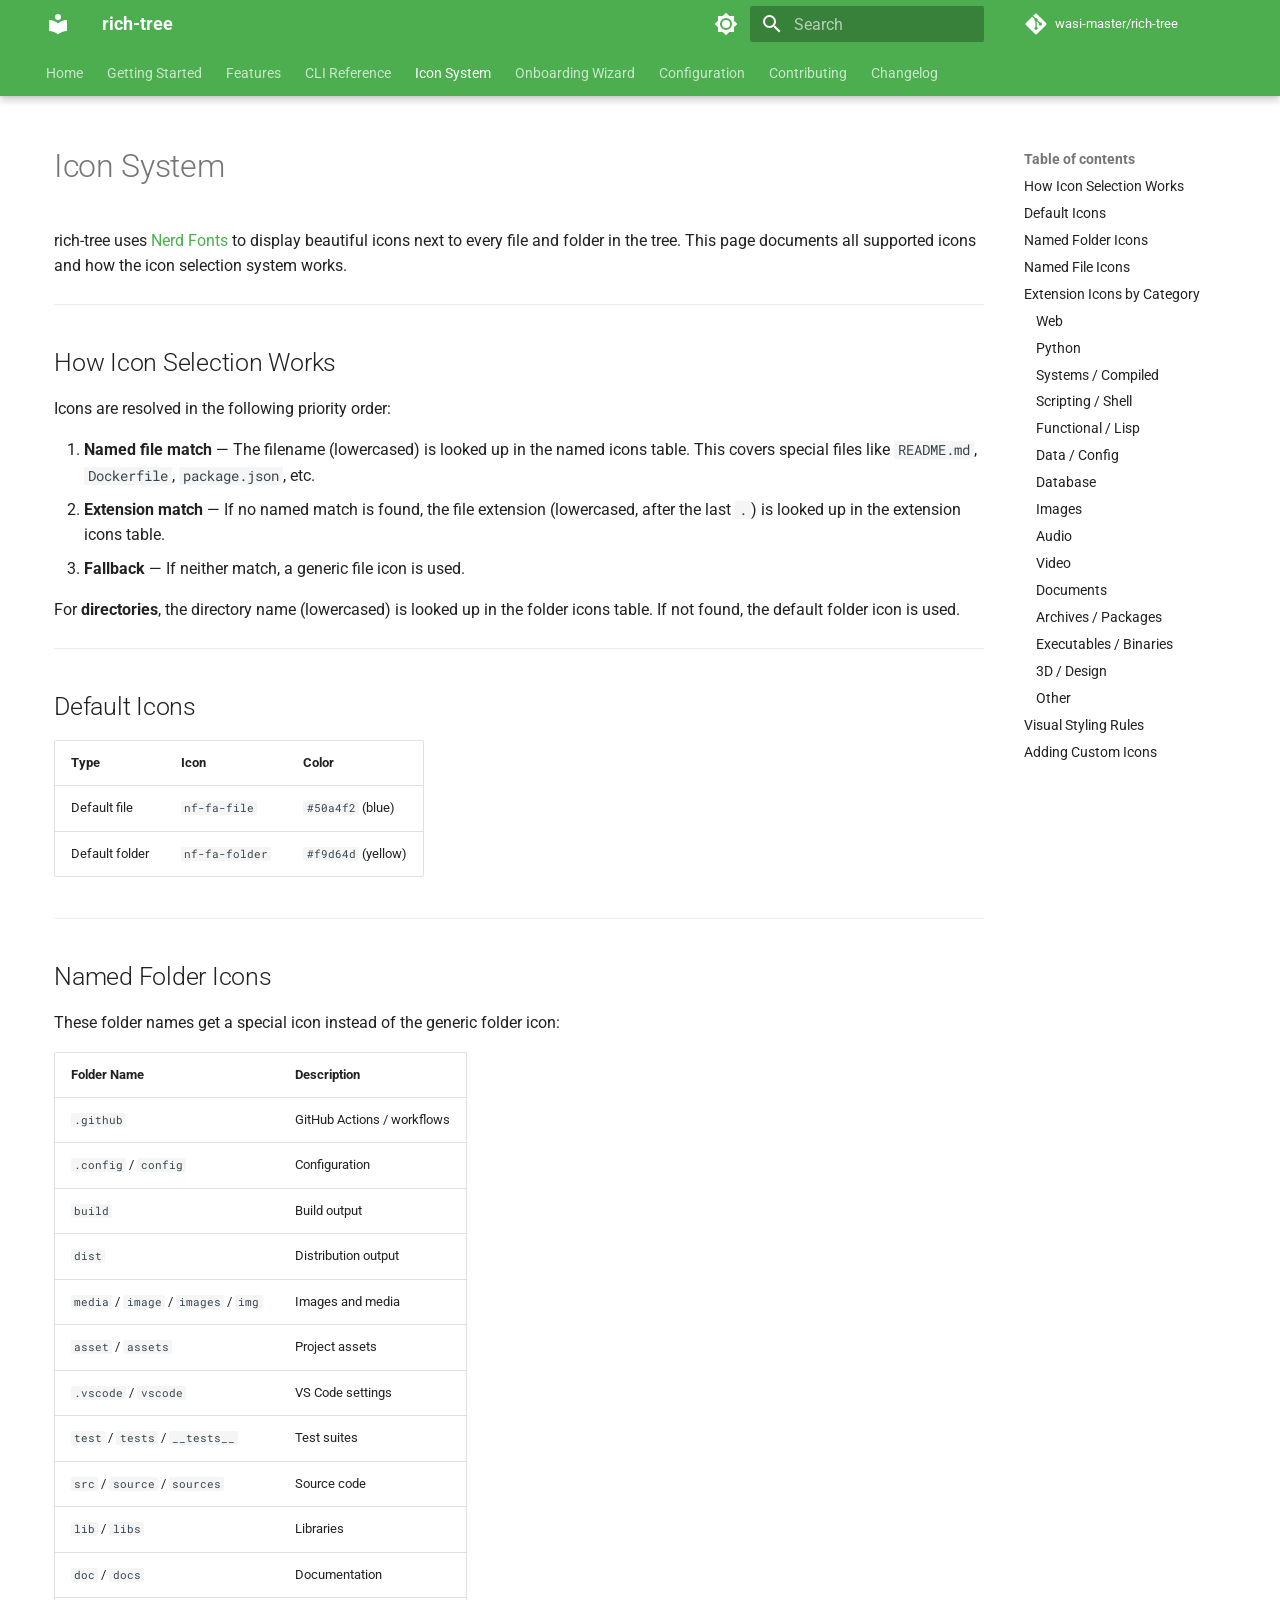
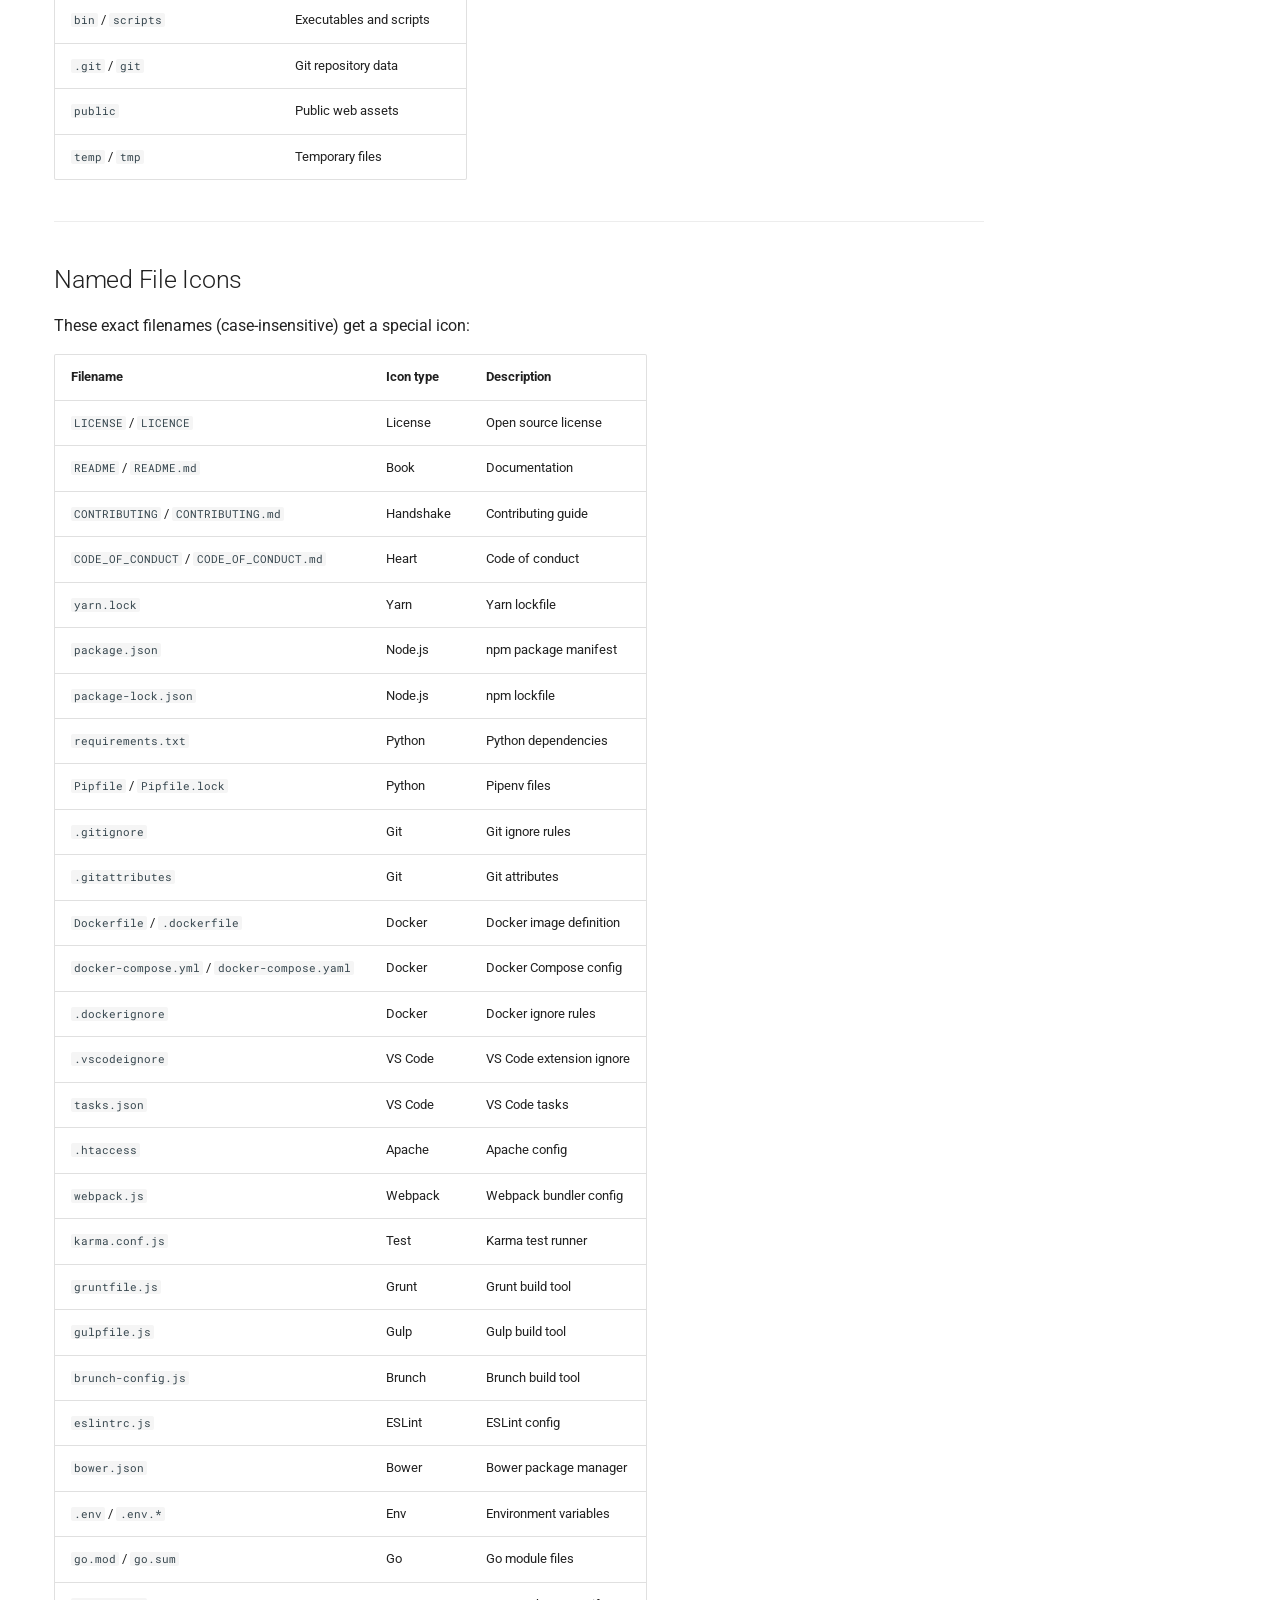
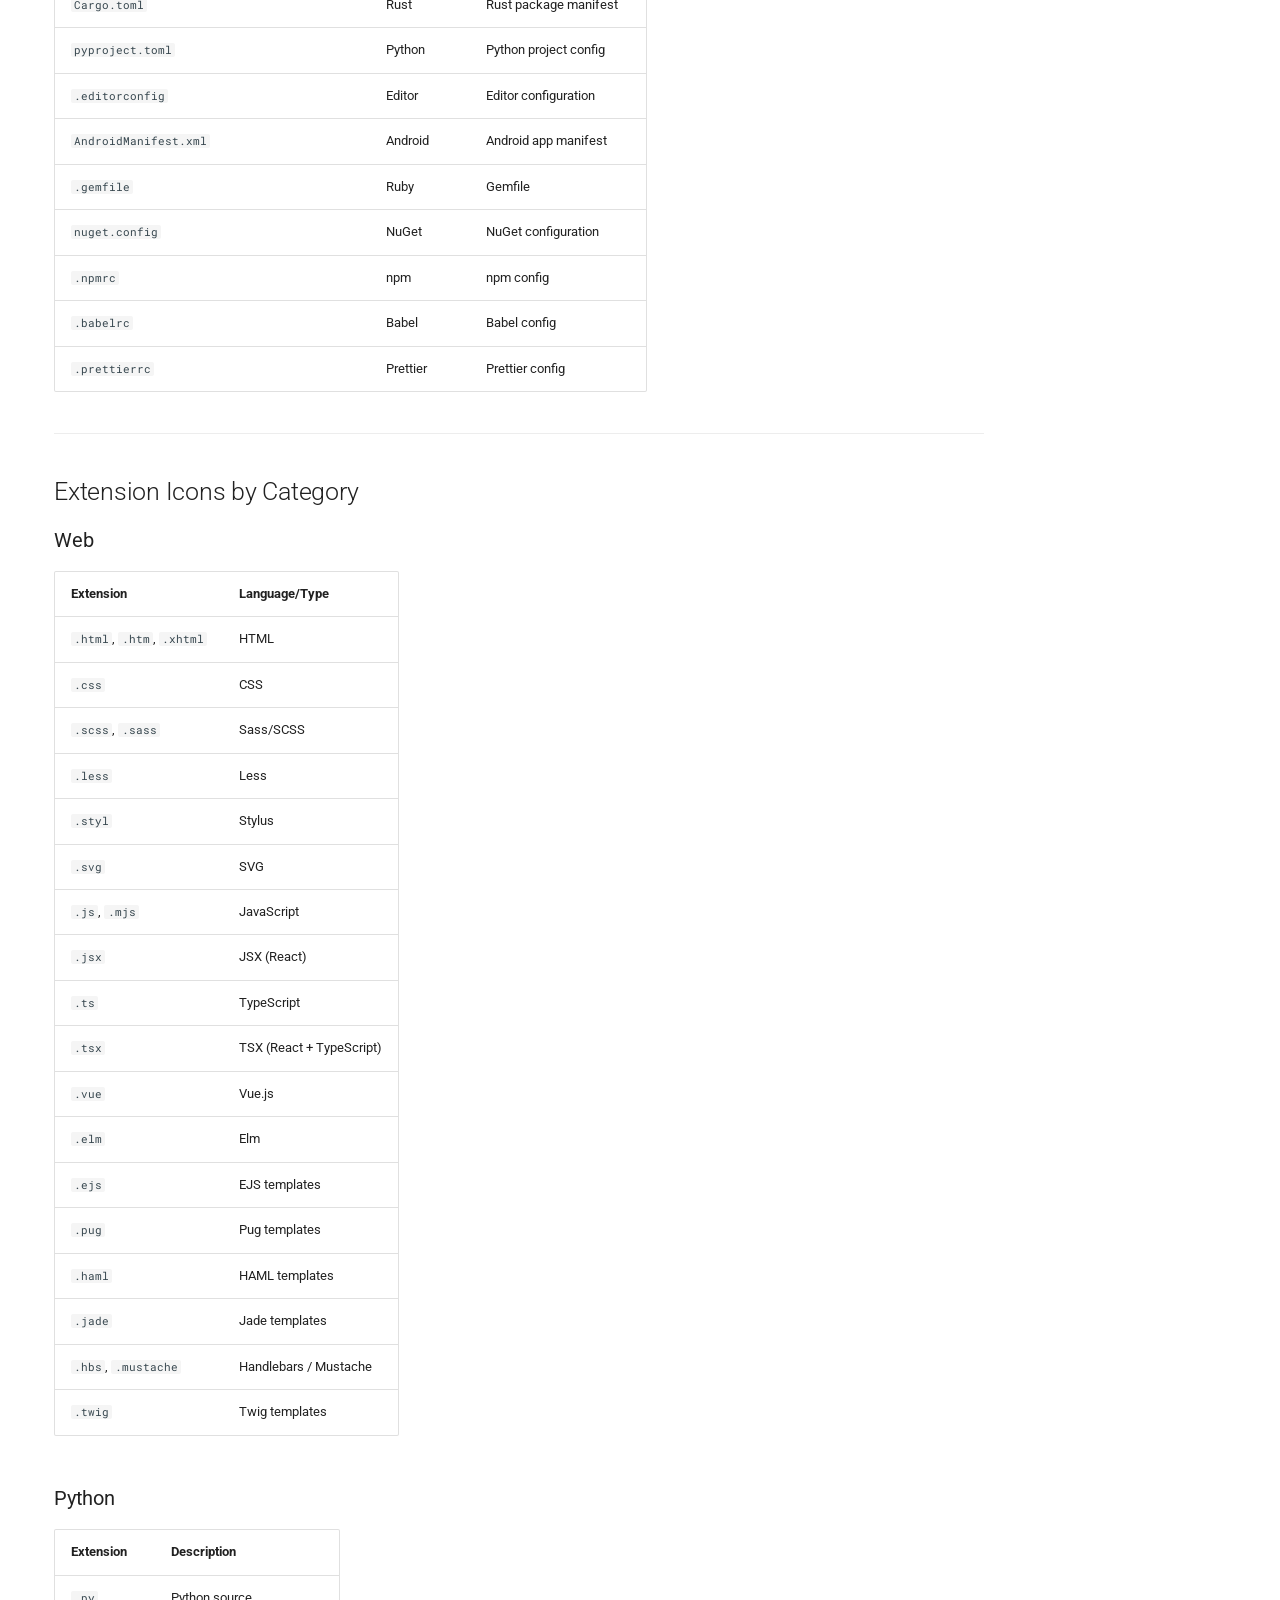
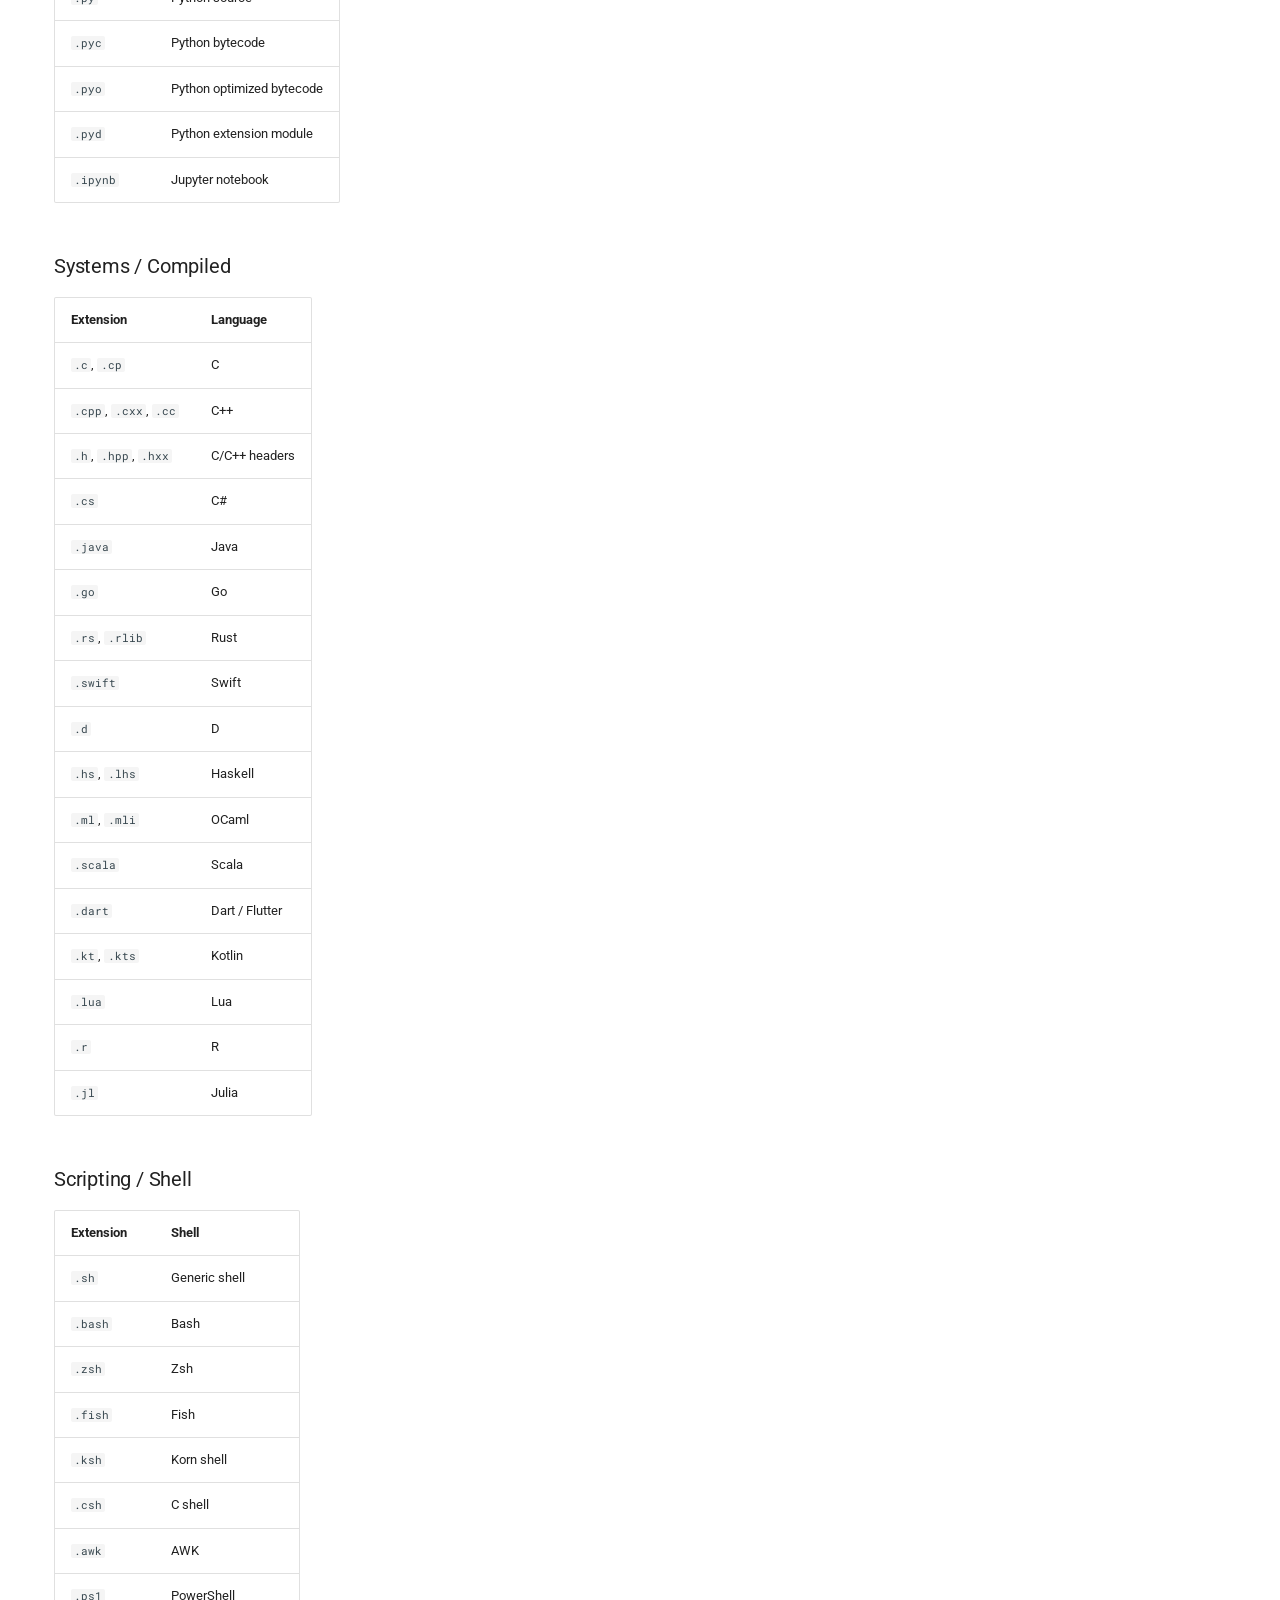
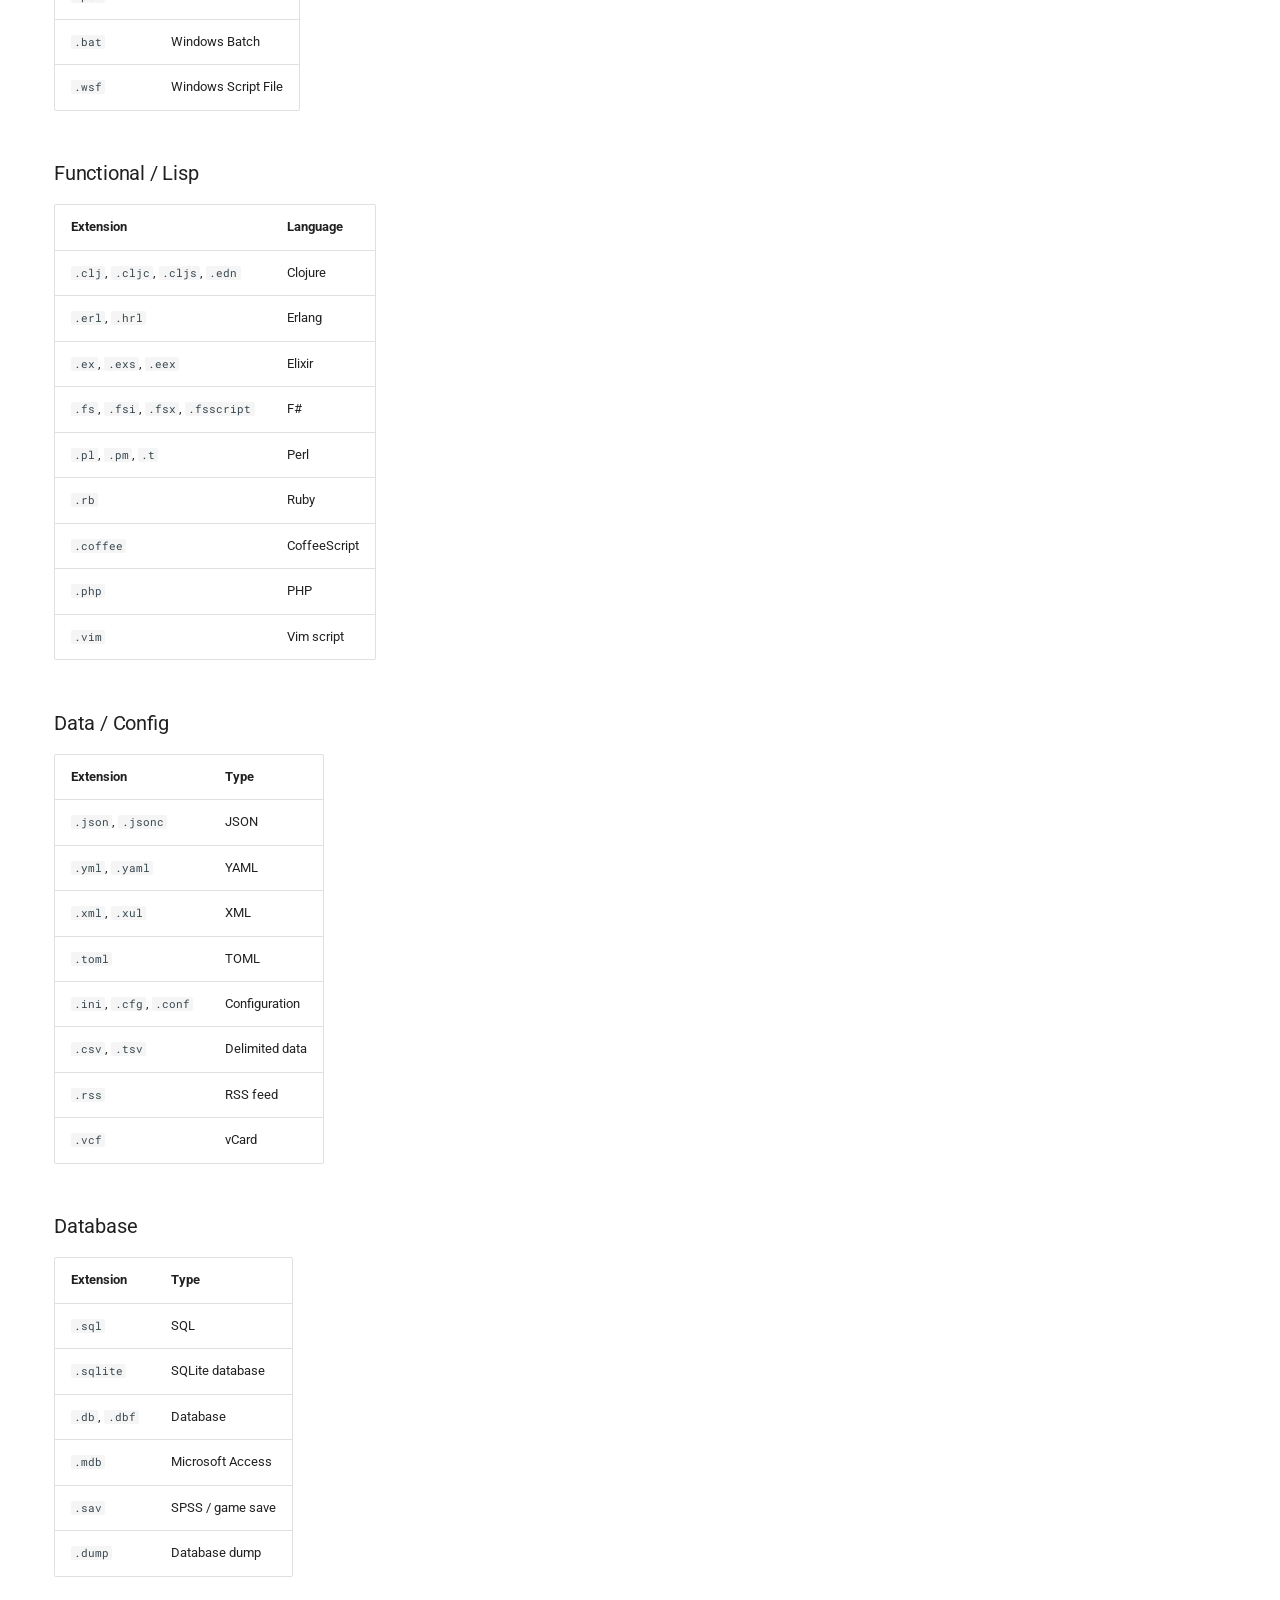
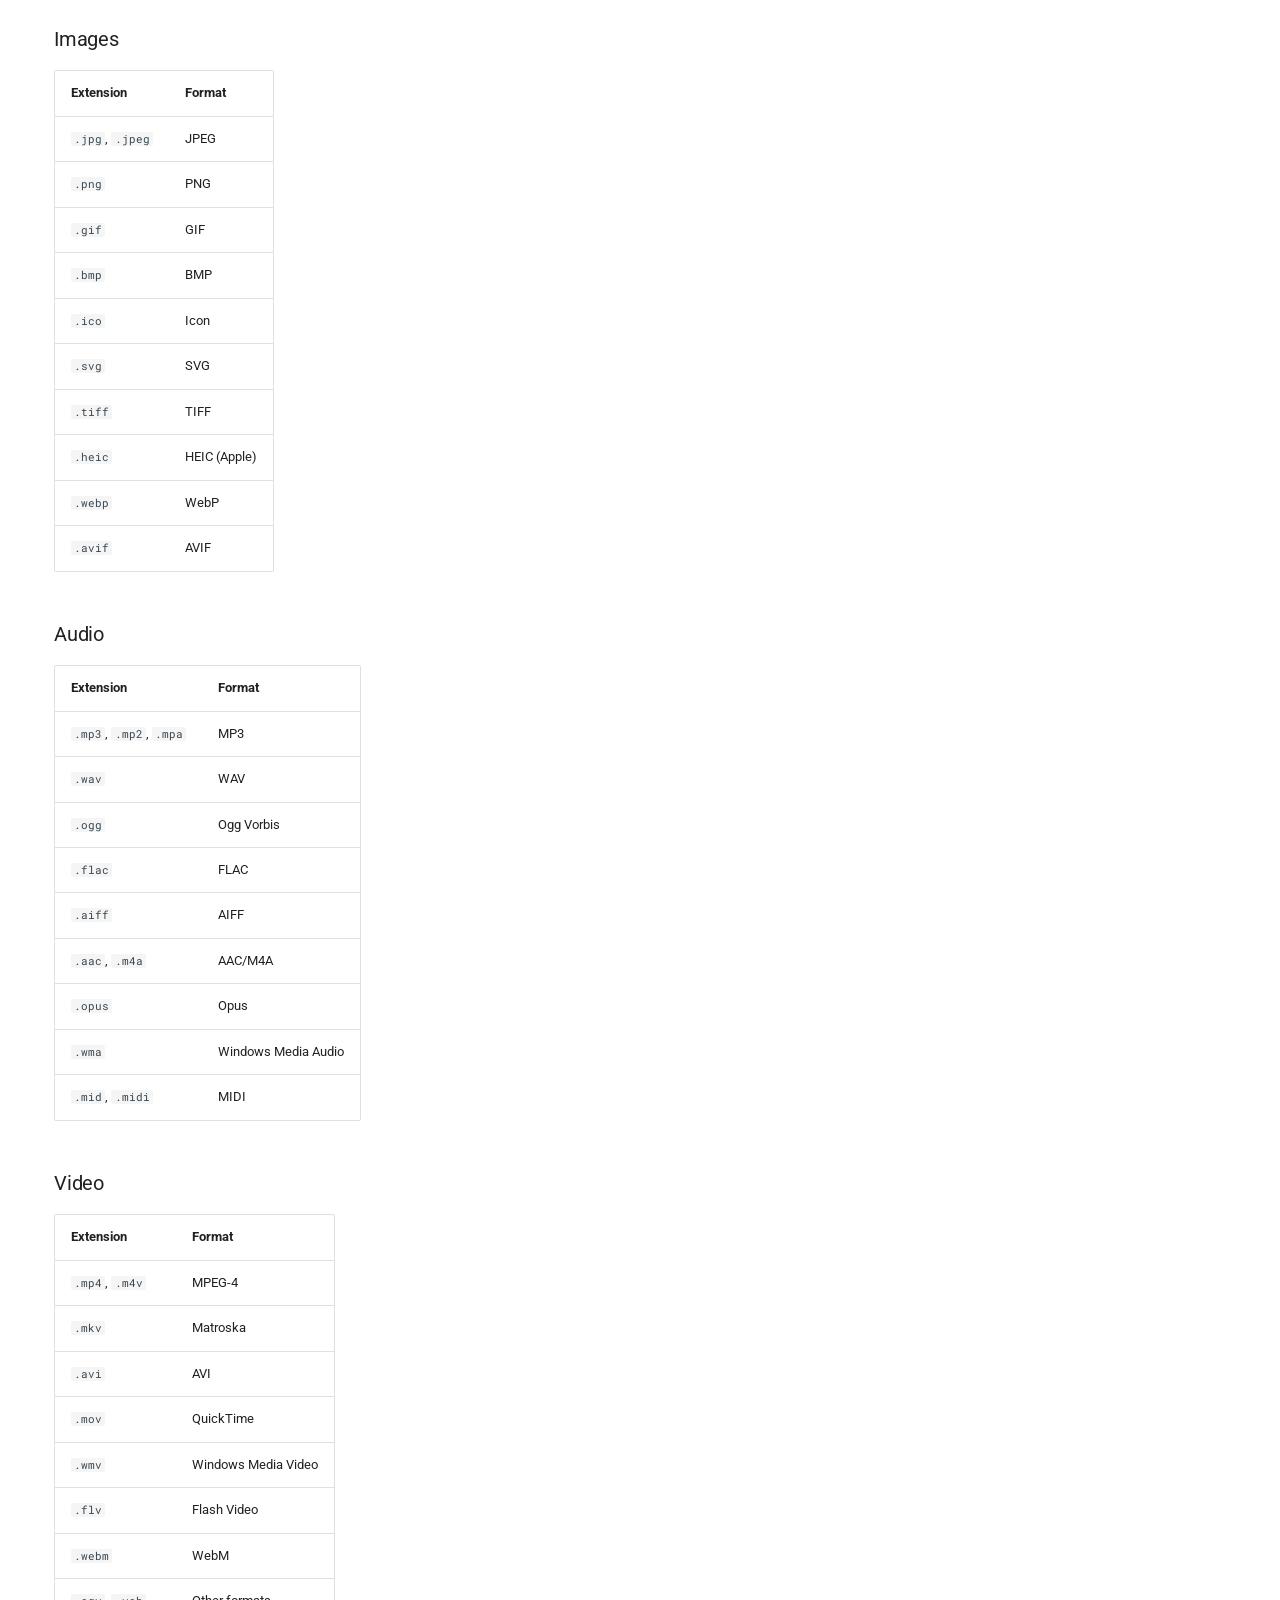
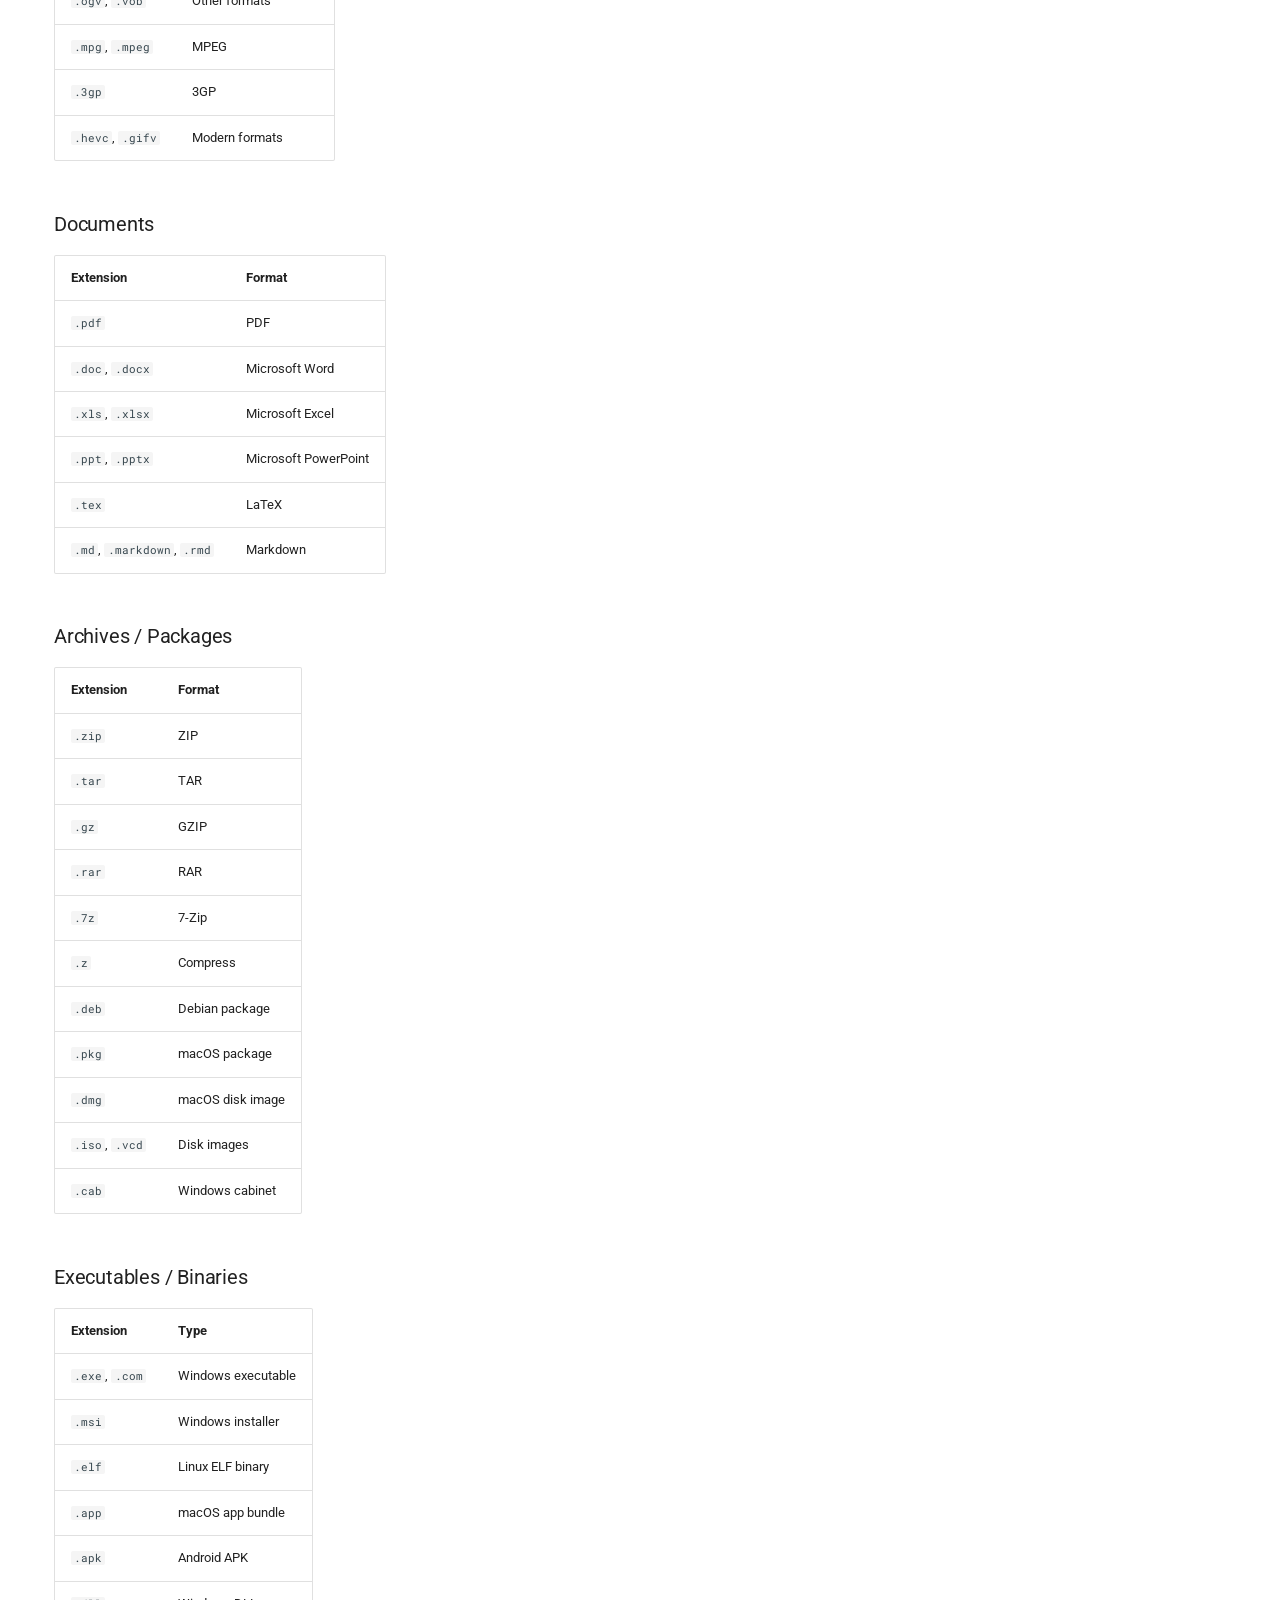
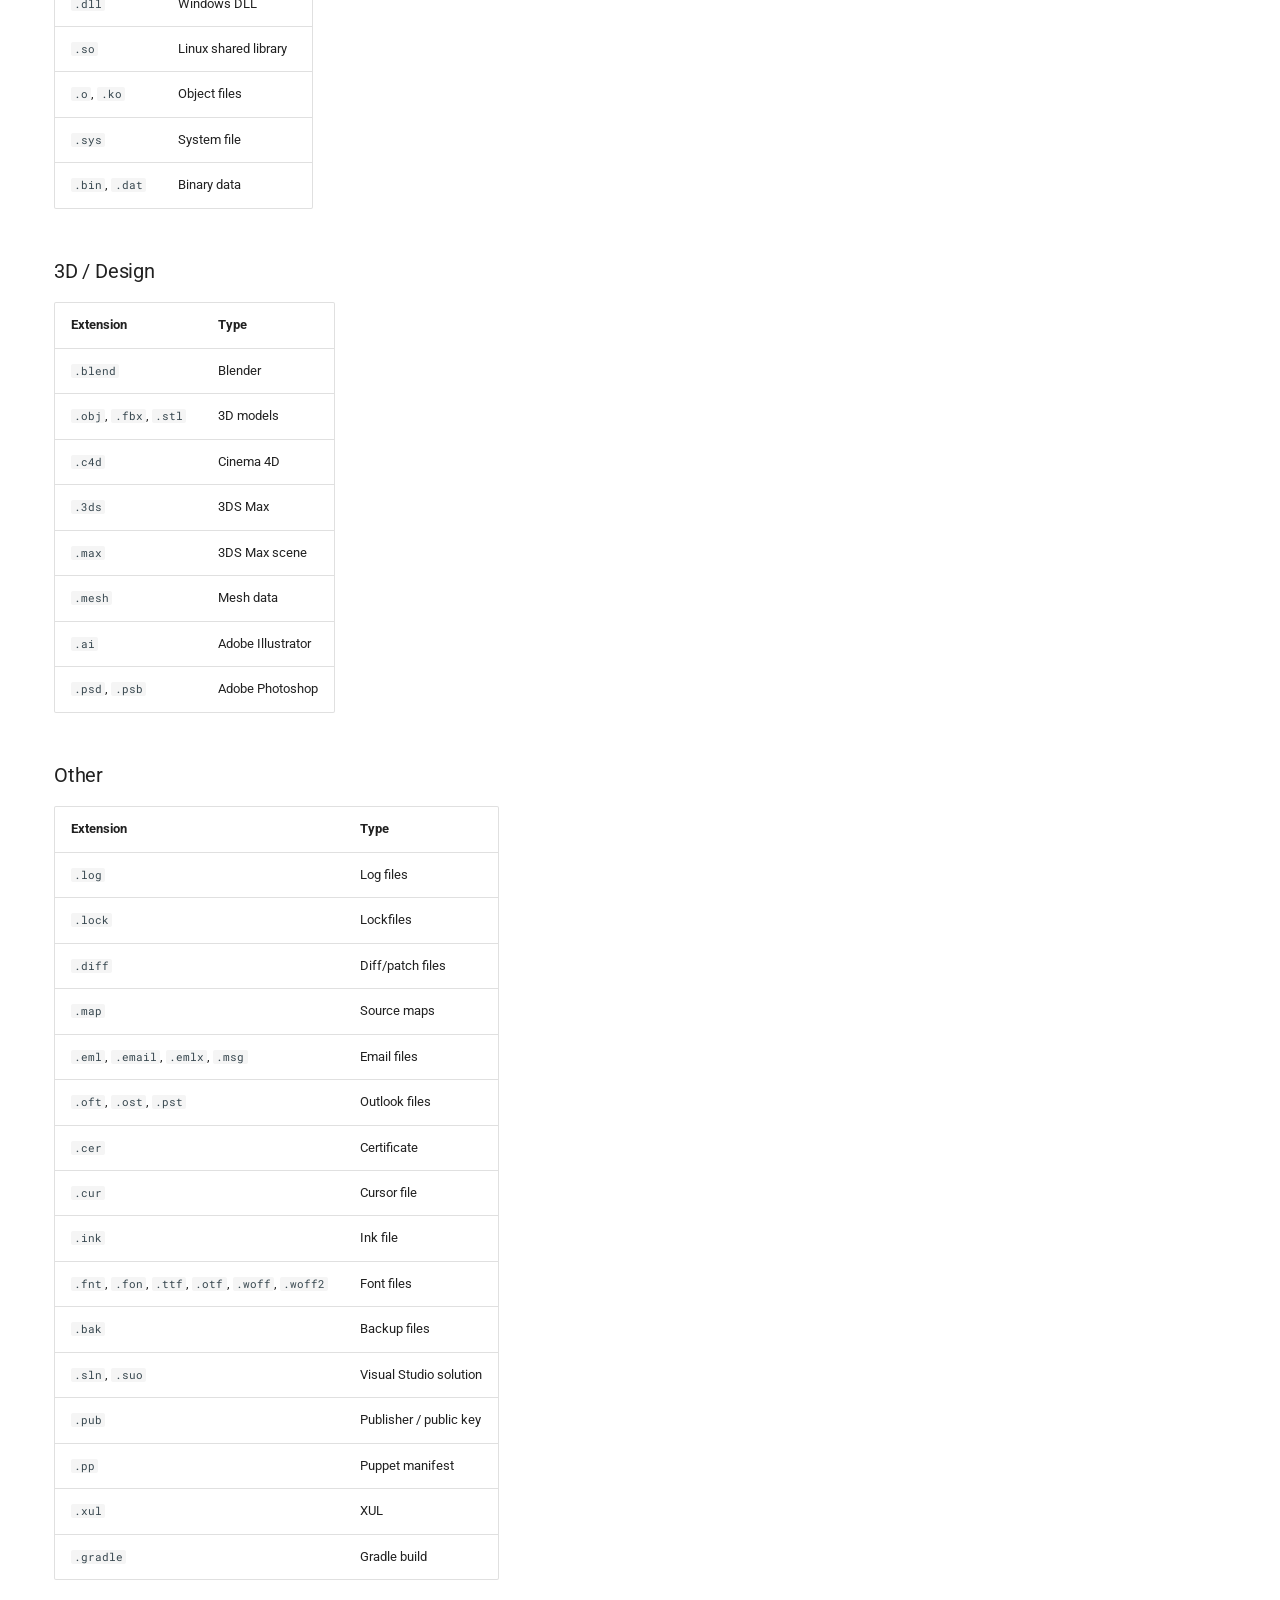
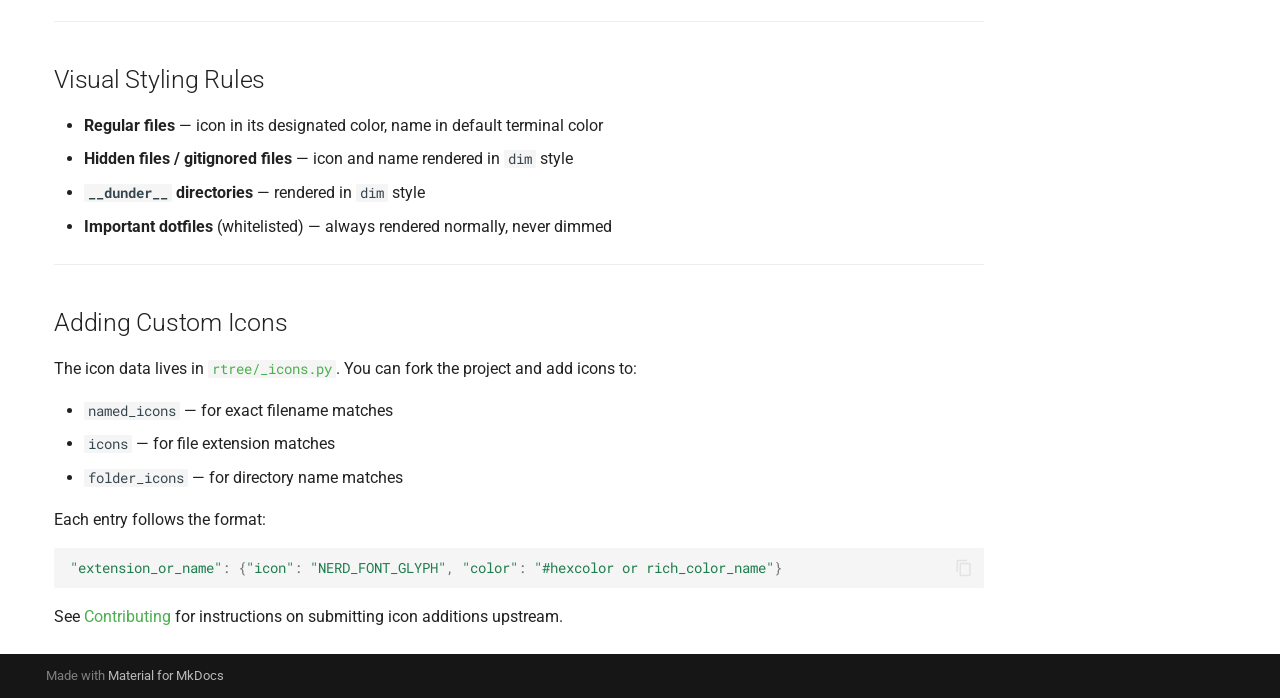
<file: icons/index.html>
<!doctype html>
<html lang="en" class="no-js">
  <head>
    
      <meta charset="utf-8">
      <meta name="viewport" content="width=device-width,initial-scale=1">
      
        <meta name="description" content="A better tree command with beautiful icons and colors made in Python">
      
      
      
        <link rel="canonical" href="https://wasi-master.github.io/rich-tree/icons/">
      
      
        <link rel="prev" href="../cli-reference/">
      
      
        <link rel="next" href="../onboarding/">
      
      
        
      
      
      <link rel="icon" href="../assets/images/favicon.png">
      <meta name="generator" content="mkdocs-1.6.1, mkdocs-material-9.7.7">
    
    
      
        <title>Icon System - rich-tree</title>
      
    
    
      <link rel="stylesheet" href="../assets/stylesheets/main.ec1eaa64.min.css">
      
        
        <link rel="stylesheet" href="../assets/stylesheets/palette.ab4e12ef.min.css">
      
      


    
    
      
    
    
      
        
        
        <link rel="preconnect" href="https://fonts.gstatic.com" crossorigin>
        <link rel="stylesheet" href="https://fonts.googleapis.com/css?family=Roboto:300,300i,400,400i,700,700i%7CRoboto+Mono:400,400i,700,700i&display=fallback">
        <style>:root{--md-text-font:"Roboto";--md-code-font:"Roboto Mono"}</style>
      
    
    
      <link rel="stylesheet" href="../stylesheets/extra.css">
    
    <script>__md_scope=new URL("..",location),__md_hash=e=>[...e].reduce(((e,_)=>(e<<5)-e+_.charCodeAt(0)),0),__md_get=(e,_=localStorage,t=__md_scope)=>JSON.parse(_.getItem(t.pathname+"."+e)),__md_set=(e,_,t=localStorage,a=__md_scope)=>{try{t.setItem(a.pathname+"."+e,JSON.stringify(_))}catch(e){}}</script>
    
      

    
    
  </head>
  
  
    
    
      
    
    
    
    
    <body dir="ltr" data-md-color-scheme="default" data-md-color-primary="green" data-md-color-accent="green">
  
    
    <input class="md-toggle" data-md-toggle="drawer" type="checkbox" id="__drawer" autocomplete="off">
    <input class="md-toggle" data-md-toggle="search" type="checkbox" id="__search" autocomplete="off">
    <label class="md-overlay" for="__drawer"></label>
    <div data-md-component="skip">
      
        
        <a href="#icon-system" class="md-skip">
          Skip to content
        </a>
      
    </div>
    <div data-md-component="announce">
      
    </div>
    
    
      

  

<header class="md-header md-header--shadow md-header--lifted" data-md-component="header">
  <nav class="md-header__inner md-grid" aria-label="Header">
    <a href=".." title="rich-tree" class="md-header__button md-logo" aria-label="rich-tree" data-md-component="logo">
      
  
  <svg xmlns="http://www.w3.org/2000/svg" viewBox="0 0 24 24"><path d="M12 8a3 3 0 0 0 3-3 3 3 0 0 0-3-3 3 3 0 0 0-3 3 3 3 0 0 0 3 3m0 3.54C9.64 9.35 6.5 8 3 8v11c3.5 0 6.64 1.35 9 3.54 2.36-2.19 5.5-3.54 9-3.54V8c-3.5 0-6.64 1.35-9 3.54"/></svg>

    </a>
    <label class="md-header__button md-icon" for="__drawer">
      
      <svg xmlns="http://www.w3.org/2000/svg" viewBox="0 0 24 24"><path d="M3 6h18v2H3zm0 5h18v2H3zm0 5h18v2H3z"/></svg>
    </label>
    <div class="md-header__title" data-md-component="header-title">
      <div class="md-header__ellipsis">
        <div class="md-header__topic">
          <span class="md-ellipsis">
            rich-tree
          </span>
        </div>
        <div class="md-header__topic" data-md-component="header-topic">
          <span class="md-ellipsis">
            
              Icon System
            
          </span>
        </div>
      </div>
    </div>
    
      
        <form class="md-header__option" data-md-component="palette">
  
    
    
    
    <input class="md-option" data-md-color-media="(prefers-color-scheme: light)" data-md-color-scheme="default" data-md-color-primary="green" data-md-color-accent="green"  aria-label="Switch to dark mode"  type="radio" name="__palette" id="__palette_0">
    
      <label class="md-header__button md-icon" title="Switch to dark mode" for="__palette_1" hidden>
        <svg xmlns="http://www.w3.org/2000/svg" viewBox="0 0 24 24"><path d="M12 8a4 4 0 0 0-4 4 4 4 0 0 0 4 4 4 4 0 0 0 4-4 4 4 0 0 0-4-4m0 10a6 6 0 0 1-6-6 6 6 0 0 1 6-6 6 6 0 0 1 6 6 6 6 0 0 1-6 6m8-9.31V4h-4.69L12 .69 8.69 4H4v4.69L.69 12 4 15.31V20h4.69L12 23.31 15.31 20H20v-4.69L23.31 12z"/></svg>
      </label>
    
  
    
    
    
    <input class="md-option" data-md-color-media="(prefers-color-scheme: dark)" data-md-color-scheme="slate" data-md-color-primary="green" data-md-color-accent="green"  aria-label="Switch to light mode"  type="radio" name="__palette" id="__palette_1">
    
      <label class="md-header__button md-icon" title="Switch to light mode" for="__palette_0" hidden>
        <svg xmlns="http://www.w3.org/2000/svg" viewBox="0 0 24 24"><path d="M12 18c-.89 0-1.74-.2-2.5-.55C11.56 16.5 13 14.42 13 12s-1.44-4.5-3.5-5.45C10.26 6.2 11.11 6 12 6a6 6 0 0 1 6 6 6 6 0 0 1-6 6m8-9.31V4h-4.69L12 .69 8.69 4H4v4.69L.69 12 4 15.31V20h4.69L12 23.31 15.31 20H20v-4.69L23.31 12z"/></svg>
      </label>
    
  
</form>
      
    
    
      <script>var palette=__md_get("__palette");if(palette&&palette.color){if("(prefers-color-scheme)"===palette.color.media){var media=matchMedia("(prefers-color-scheme: light)"),input=document.querySelector(media.matches?"[data-md-color-media='(prefers-color-scheme: light)']":"[data-md-color-media='(prefers-color-scheme: dark)']");palette.color.media=input.getAttribute("data-md-color-media"),palette.color.scheme=input.getAttribute("data-md-color-scheme"),palette.color.primary=input.getAttribute("data-md-color-primary"),palette.color.accent=input.getAttribute("data-md-color-accent")}for(var[key,value]of Object.entries(palette.color))document.body.setAttribute("data-md-color-"+key,value)}</script>
    
    
    
      
      
        <label class="md-header__button md-icon" for="__search">
          
          <svg xmlns="http://www.w3.org/2000/svg" viewBox="0 0 24 24"><path d="M9.5 3A6.5 6.5 0 0 1 16 9.5c0 1.61-.59 3.09-1.56 4.23l.27.27h.79l5 5-1.5 1.5-5-5v-.79l-.27-.27A6.52 6.52 0 0 1 9.5 16 6.5 6.5 0 0 1 3 9.5 6.5 6.5 0 0 1 9.5 3m0 2C7 5 5 7 5 9.5S7 14 9.5 14 14 12 14 9.5 12 5 9.5 5"/></svg>
        </label>
        <div class="md-search" data-md-component="search" role="dialog">
  <label class="md-search__overlay" for="__search"></label>
  <div class="md-search__inner" role="search">
    <form class="md-search__form" name="search">
      <input type="text" class="md-search__input" name="query" aria-label="Search" placeholder="Search" autocapitalize="off" autocorrect="off" autocomplete="off" spellcheck="false" data-md-component="search-query" required>
      <label class="md-search__icon md-icon" for="__search">
        
        <svg xmlns="http://www.w3.org/2000/svg" viewBox="0 0 24 24"><path d="M9.5 3A6.5 6.5 0 0 1 16 9.5c0 1.61-.59 3.09-1.56 4.23l.27.27h.79l5 5-1.5 1.5-5-5v-.79l-.27-.27A6.52 6.52 0 0 1 9.5 16 6.5 6.5 0 0 1 3 9.5 6.5 6.5 0 0 1 9.5 3m0 2C7 5 5 7 5 9.5S7 14 9.5 14 14 12 14 9.5 12 5 9.5 5"/></svg>
        
        <svg xmlns="http://www.w3.org/2000/svg" viewBox="0 0 24 24"><path d="M20 11v2H8l5.5 5.5-1.42 1.42L4.16 12l7.92-7.92L13.5 5.5 8 11z"/></svg>
      </label>
      <nav class="md-search__options" aria-label="Search">
        
        <button type="reset" class="md-search__icon md-icon" title="Clear" aria-label="Clear" tabindex="-1">
          
          <svg xmlns="http://www.w3.org/2000/svg" viewBox="0 0 24 24"><path d="M19 6.41 17.59 5 12 10.59 6.41 5 5 6.41 10.59 12 5 17.59 6.41 19 12 13.41 17.59 19 19 17.59 13.41 12z"/></svg>
        </button>
      </nav>
      
        <div class="md-search__suggest" data-md-component="search-suggest"></div>
      
    </form>
    <div class="md-search__output">
      <div class="md-search__scrollwrap" tabindex="0" data-md-scrollfix>
        <div class="md-search-result" data-md-component="search-result">
          <div class="md-search-result__meta">
            Initializing search
          </div>
          <ol class="md-search-result__list" role="presentation"></ol>
        </div>
      </div>
    </div>
  </div>
</div>
      
    
    
      <div class="md-header__source">
        <a href="https://github.com/wasi-master/rich-tree" title="Go to repository" class="md-source" data-md-component="source">
  <div class="md-source__icon md-icon">
    
    <svg xmlns="http://www.w3.org/2000/svg" viewBox="0 0 448 512"><!--! Font Awesome Free 7.1.0 by @fontawesome - https://fontawesome.com License - https://fontawesome.com/license/free (Icons: CC BY 4.0, Fonts: SIL OFL 1.1, Code: MIT License) Copyright 2025 Fonticons, Inc.--><path d="M439.6 236.1 244 40.5c-5.4-5.5-12.8-8.5-20.4-8.5s-15 3-20.4 8.4L162.5 81l51.5 51.5c27.1-9.1 52.7 16.8 43.4 43.7l49.7 49.7c34.2-11.8 61.2 31 35.5 56.7-26.5 26.5-70.2-2.9-56-37.3L240.3 199v121.9c25.3 12.5 22.3 41.8 9.1 55-6.4 6.4-15.2 10.1-24.3 10.1s-17.8-3.6-24.3-10.1c-17.6-17.6-11.1-46.9 11.2-56v-123c-20.8-8.5-24.6-30.7-18.6-45L142.6 101 8.5 235.1C3 240.6 0 247.9 0 255.5s3 15 8.5 20.4l195.6 195.7c5.4 5.4 12.7 8.4 20.4 8.4s15-3 20.4-8.4l194.7-194.7c5.4-5.4 8.4-12.8 8.4-20.4s-3-15-8.4-20.4"/></svg>
  </div>
  <div class="md-source__repository">
    wasi-master/rich-tree
  </div>
</a>
      </div>
    
  </nav>
  
    
      
<nav class="md-tabs" aria-label="Tabs" data-md-component="tabs">
  <div class="md-grid">
    <ul class="md-tabs__list">
      
        
  
  
  
  
    <li class="md-tabs__item">
      <a href=".." class="md-tabs__link">
        
  
  
    
  
  Home

      </a>
    </li>
  

      
        
  
  
  
  
    <li class="md-tabs__item">
      <a href="../getting-started/" class="md-tabs__link">
        
  
  
    
  
  Getting Started

      </a>
    </li>
  

      
        
  
  
  
  
    <li class="md-tabs__item">
      <a href="../features/" class="md-tabs__link">
        
  
  
    
  
  Features

      </a>
    </li>
  

      
        
  
  
  
  
    <li class="md-tabs__item">
      <a href="../cli-reference/" class="md-tabs__link">
        
  
  
    
  
  CLI Reference

      </a>
    </li>
  

      
        
  
  
  
    
  
  
    <li class="md-tabs__item md-tabs__item--active">
      <a href="./" class="md-tabs__link">
        
  
  
    
  
  Icon System

      </a>
    </li>
  

      
        
  
  
  
  
    <li class="md-tabs__item">
      <a href="../onboarding/" class="md-tabs__link">
        
  
  
    
  
  Onboarding Wizard

      </a>
    </li>
  

      
        
  
  
  
  
    <li class="md-tabs__item">
      <a href="../configuration/" class="md-tabs__link">
        
  
  
    
  
  Configuration

      </a>
    </li>
  

      
        
  
  
  
  
    <li class="md-tabs__item">
      <a href="../contributing/" class="md-tabs__link">
        
  
  
    
  
  Contributing

      </a>
    </li>
  

      
        
  
  
  
  
    <li class="md-tabs__item">
      <a href="../changelog/" class="md-tabs__link">
        
  
  
    
  
  Changelog

      </a>
    </li>
  

      
    </ul>
  </div>
</nav>
    
  
</header>
    
    <div class="md-container" data-md-component="container">
      
      
        
      
      <main class="md-main" data-md-component="main">
        <div class="md-main__inner md-grid">
          
            
              
              <div class="md-sidebar md-sidebar--primary" data-md-component="sidebar" data-md-type="navigation" >
                <div class="md-sidebar__scrollwrap">
                  <div class="md-sidebar__inner">
                    


  


<nav class="md-nav md-nav--primary md-nav--lifted" aria-label="Navigation" data-md-level="0">
  <label class="md-nav__title" for="__drawer">
    <a href=".." title="rich-tree" class="md-nav__button md-logo" aria-label="rich-tree" data-md-component="logo">
      
  
  <svg xmlns="http://www.w3.org/2000/svg" viewBox="0 0 24 24"><path d="M12 8a3 3 0 0 0 3-3 3 3 0 0 0-3-3 3 3 0 0 0-3 3 3 3 0 0 0 3 3m0 3.54C9.64 9.35 6.5 8 3 8v11c3.5 0 6.64 1.35 9 3.54 2.36-2.19 5.5-3.54 9-3.54V8c-3.5 0-6.64 1.35-9 3.54"/></svg>

    </a>
    rich-tree
  </label>
  
    <div class="md-nav__source">
      <a href="https://github.com/wasi-master/rich-tree" title="Go to repository" class="md-source" data-md-component="source">
  <div class="md-source__icon md-icon">
    
    <svg xmlns="http://www.w3.org/2000/svg" viewBox="0 0 448 512"><!--! Font Awesome Free 7.1.0 by @fontawesome - https://fontawesome.com License - https://fontawesome.com/license/free (Icons: CC BY 4.0, Fonts: SIL OFL 1.1, Code: MIT License) Copyright 2025 Fonticons, Inc.--><path d="M439.6 236.1 244 40.5c-5.4-5.5-12.8-8.5-20.4-8.5s-15 3-20.4 8.4L162.5 81l51.5 51.5c27.1-9.1 52.7 16.8 43.4 43.7l49.7 49.7c34.2-11.8 61.2 31 35.5 56.7-26.5 26.5-70.2-2.9-56-37.3L240.3 199v121.9c25.3 12.5 22.3 41.8 9.1 55-6.4 6.4-15.2 10.1-24.3 10.1s-17.8-3.6-24.3-10.1c-17.6-17.6-11.1-46.9 11.2-56v-123c-20.8-8.5-24.6-30.7-18.6-45L142.6 101 8.5 235.1C3 240.6 0 247.9 0 255.5s3 15 8.5 20.4l195.6 195.7c5.4 5.4 12.7 8.4 20.4 8.4s15-3 20.4-8.4l194.7-194.7c5.4-5.4 8.4-12.8 8.4-20.4s-3-15-8.4-20.4"/></svg>
  </div>
  <div class="md-source__repository">
    wasi-master/rich-tree
  </div>
</a>
    </div>
  
  <ul class="md-nav__list" data-md-scrollfix>
    
      
      
  
  
  
  
    <li class="md-nav__item">
      <a href=".." class="md-nav__link">
        
  
  
  <span class="md-ellipsis">
    
  
    Home
  

    
  </span>
  
  

      </a>
    </li>
  

    
      
      
  
  
  
  
    <li class="md-nav__item">
      <a href="../getting-started/" class="md-nav__link">
        
  
  
  <span class="md-ellipsis">
    
  
    Getting Started
  

    
  </span>
  
  

      </a>
    </li>
  

    
      
      
  
  
  
  
    <li class="md-nav__item">
      <a href="../features/" class="md-nav__link">
        
  
  
  <span class="md-ellipsis">
    
  
    Features
  

    
  </span>
  
  

      </a>
    </li>
  

    
      
      
  
  
  
  
    <li class="md-nav__item">
      <a href="../cli-reference/" class="md-nav__link">
        
  
  
  <span class="md-ellipsis">
    
  
    CLI Reference
  

    
  </span>
  
  

      </a>
    </li>
  

    
      
      
  
  
    
  
  
  
    <li class="md-nav__item md-nav__item--active">
      
      <input class="md-nav__toggle md-toggle" type="checkbox" id="__toc">
      
      
        
      
      
        <label class="md-nav__link md-nav__link--active" for="__toc">
          
  
  
  <span class="md-ellipsis">
    
  
    Icon System
  

    
  </span>
  
  

          <span class="md-nav__icon md-icon"></span>
        </label>
      
      <a href="./" class="md-nav__link md-nav__link--active">
        
  
  
  <span class="md-ellipsis">
    
  
    Icon System
  

    
  </span>
  
  

      </a>
      
        

<nav class="md-nav md-nav--secondary" aria-label="Table of contents">
  
  
  
    
  
  
    <label class="md-nav__title" for="__toc">
      <span class="md-nav__icon md-icon"></span>
      Table of contents
    </label>
    <ul class="md-nav__list" data-md-component="toc" data-md-scrollfix>
      
        <li class="md-nav__item">
  <a href="#how-icon-selection-works" class="md-nav__link">
    <span class="md-ellipsis">
      
        How Icon Selection Works
      
    </span>
  </a>
  
</li>
      
        <li class="md-nav__item">
  <a href="#default-icons" class="md-nav__link">
    <span class="md-ellipsis">
      
        Default Icons
      
    </span>
  </a>
  
</li>
      
        <li class="md-nav__item">
  <a href="#named-folder-icons" class="md-nav__link">
    <span class="md-ellipsis">
      
        Named Folder Icons
      
    </span>
  </a>
  
</li>
      
        <li class="md-nav__item">
  <a href="#named-file-icons" class="md-nav__link">
    <span class="md-ellipsis">
      
        Named File Icons
      
    </span>
  </a>
  
</li>
      
        <li class="md-nav__item">
  <a href="#extension-icons-by-category" class="md-nav__link">
    <span class="md-ellipsis">
      
        Extension Icons by Category
      
    </span>
  </a>
  
    <nav class="md-nav" aria-label="Extension Icons by Category">
      <ul class="md-nav__list">
        
          <li class="md-nav__item">
  <a href="#web" class="md-nav__link">
    <span class="md-ellipsis">
      
        Web
      
    </span>
  </a>
  
</li>
        
          <li class="md-nav__item">
  <a href="#python" class="md-nav__link">
    <span class="md-ellipsis">
      
        Python
      
    </span>
  </a>
  
</li>
        
          <li class="md-nav__item">
  <a href="#systems-compiled" class="md-nav__link">
    <span class="md-ellipsis">
      
        Systems / Compiled
      
    </span>
  </a>
  
</li>
        
          <li class="md-nav__item">
  <a href="#scripting-shell" class="md-nav__link">
    <span class="md-ellipsis">
      
        Scripting / Shell
      
    </span>
  </a>
  
</li>
        
          <li class="md-nav__item">
  <a href="#functional-lisp" class="md-nav__link">
    <span class="md-ellipsis">
      
        Functional / Lisp
      
    </span>
  </a>
  
</li>
        
          <li class="md-nav__item">
  <a href="#data-config" class="md-nav__link">
    <span class="md-ellipsis">
      
        Data / Config
      
    </span>
  </a>
  
</li>
        
          <li class="md-nav__item">
  <a href="#database" class="md-nav__link">
    <span class="md-ellipsis">
      
        Database
      
    </span>
  </a>
  
</li>
        
          <li class="md-nav__item">
  <a href="#images" class="md-nav__link">
    <span class="md-ellipsis">
      
        Images
      
    </span>
  </a>
  
</li>
        
          <li class="md-nav__item">
  <a href="#audio" class="md-nav__link">
    <span class="md-ellipsis">
      
        Audio
      
    </span>
  </a>
  
</li>
        
          <li class="md-nav__item">
  <a href="#video" class="md-nav__link">
    <span class="md-ellipsis">
      
        Video
      
    </span>
  </a>
  
</li>
        
          <li class="md-nav__item">
  <a href="#documents" class="md-nav__link">
    <span class="md-ellipsis">
      
        Documents
      
    </span>
  </a>
  
</li>
        
          <li class="md-nav__item">
  <a href="#archives-packages" class="md-nav__link">
    <span class="md-ellipsis">
      
        Archives / Packages
      
    </span>
  </a>
  
</li>
        
          <li class="md-nav__item">
  <a href="#executables-binaries" class="md-nav__link">
    <span class="md-ellipsis">
      
        Executables / Binaries
      
    </span>
  </a>
  
</li>
        
          <li class="md-nav__item">
  <a href="#3d-design" class="md-nav__link">
    <span class="md-ellipsis">
      
        3D / Design
      
    </span>
  </a>
  
</li>
        
          <li class="md-nav__item">
  <a href="#other" class="md-nav__link">
    <span class="md-ellipsis">
      
        Other
      
    </span>
  </a>
  
</li>
        
      </ul>
    </nav>
  
</li>
      
        <li class="md-nav__item">
  <a href="#visual-styling-rules" class="md-nav__link">
    <span class="md-ellipsis">
      
        Visual Styling Rules
      
    </span>
  </a>
  
</li>
      
        <li class="md-nav__item">
  <a href="#adding-custom-icons" class="md-nav__link">
    <span class="md-ellipsis">
      
        Adding Custom Icons
      
    </span>
  </a>
  
</li>
      
    </ul>
  
</nav>
      
    </li>
  

    
      
      
  
  
  
  
    <li class="md-nav__item">
      <a href="../onboarding/" class="md-nav__link">
        
  
  
  <span class="md-ellipsis">
    
  
    Onboarding Wizard
  

    
  </span>
  
  

      </a>
    </li>
  

    
      
      
  
  
  
  
    <li class="md-nav__item">
      <a href="../configuration/" class="md-nav__link">
        
  
  
  <span class="md-ellipsis">
    
  
    Configuration
  

    
  </span>
  
  

      </a>
    </li>
  

    
      
      
  
  
  
  
    <li class="md-nav__item">
      <a href="../contributing/" class="md-nav__link">
        
  
  
  <span class="md-ellipsis">
    
  
    Contributing
  

    
  </span>
  
  

      </a>
    </li>
  

    
      
      
  
  
  
  
    <li class="md-nav__item">
      <a href="../changelog/" class="md-nav__link">
        
  
  
  <span class="md-ellipsis">
    
  
    Changelog
  

    
  </span>
  
  

      </a>
    </li>
  

    
  </ul>
</nav>
                  </div>
                </div>
              </div>
            
            
              
              <div class="md-sidebar md-sidebar--secondary" data-md-component="sidebar" data-md-type="toc" >
                <div class="md-sidebar__scrollwrap">
                  <div class="md-sidebar__inner">
                    

<nav class="md-nav md-nav--secondary" aria-label="Table of contents">
  
  
  
    
  
  
    <label class="md-nav__title" for="__toc">
      <span class="md-nav__icon md-icon"></span>
      Table of contents
    </label>
    <ul class="md-nav__list" data-md-component="toc" data-md-scrollfix>
      
        <li class="md-nav__item">
  <a href="#how-icon-selection-works" class="md-nav__link">
    <span class="md-ellipsis">
      
        How Icon Selection Works
      
    </span>
  </a>
  
</li>
      
        <li class="md-nav__item">
  <a href="#default-icons" class="md-nav__link">
    <span class="md-ellipsis">
      
        Default Icons
      
    </span>
  </a>
  
</li>
      
        <li class="md-nav__item">
  <a href="#named-folder-icons" class="md-nav__link">
    <span class="md-ellipsis">
      
        Named Folder Icons
      
    </span>
  </a>
  
</li>
      
        <li class="md-nav__item">
  <a href="#named-file-icons" class="md-nav__link">
    <span class="md-ellipsis">
      
        Named File Icons
      
    </span>
  </a>
  
</li>
      
        <li class="md-nav__item">
  <a href="#extension-icons-by-category" class="md-nav__link">
    <span class="md-ellipsis">
      
        Extension Icons by Category
      
    </span>
  </a>
  
    <nav class="md-nav" aria-label="Extension Icons by Category">
      <ul class="md-nav__list">
        
          <li class="md-nav__item">
  <a href="#web" class="md-nav__link">
    <span class="md-ellipsis">
      
        Web
      
    </span>
  </a>
  
</li>
        
          <li class="md-nav__item">
  <a href="#python" class="md-nav__link">
    <span class="md-ellipsis">
      
        Python
      
    </span>
  </a>
  
</li>
        
          <li class="md-nav__item">
  <a href="#systems-compiled" class="md-nav__link">
    <span class="md-ellipsis">
      
        Systems / Compiled
      
    </span>
  </a>
  
</li>
        
          <li class="md-nav__item">
  <a href="#scripting-shell" class="md-nav__link">
    <span class="md-ellipsis">
      
        Scripting / Shell
      
    </span>
  </a>
  
</li>
        
          <li class="md-nav__item">
  <a href="#functional-lisp" class="md-nav__link">
    <span class="md-ellipsis">
      
        Functional / Lisp
      
    </span>
  </a>
  
</li>
        
          <li class="md-nav__item">
  <a href="#data-config" class="md-nav__link">
    <span class="md-ellipsis">
      
        Data / Config
      
    </span>
  </a>
  
</li>
        
          <li class="md-nav__item">
  <a href="#database" class="md-nav__link">
    <span class="md-ellipsis">
      
        Database
      
    </span>
  </a>
  
</li>
        
          <li class="md-nav__item">
  <a href="#images" class="md-nav__link">
    <span class="md-ellipsis">
      
        Images
      
    </span>
  </a>
  
</li>
        
          <li class="md-nav__item">
  <a href="#audio" class="md-nav__link">
    <span class="md-ellipsis">
      
        Audio
      
    </span>
  </a>
  
</li>
        
          <li class="md-nav__item">
  <a href="#video" class="md-nav__link">
    <span class="md-ellipsis">
      
        Video
      
    </span>
  </a>
  
</li>
        
          <li class="md-nav__item">
  <a href="#documents" class="md-nav__link">
    <span class="md-ellipsis">
      
        Documents
      
    </span>
  </a>
  
</li>
        
          <li class="md-nav__item">
  <a href="#archives-packages" class="md-nav__link">
    <span class="md-ellipsis">
      
        Archives / Packages
      
    </span>
  </a>
  
</li>
        
          <li class="md-nav__item">
  <a href="#executables-binaries" class="md-nav__link">
    <span class="md-ellipsis">
      
        Executables / Binaries
      
    </span>
  </a>
  
</li>
        
          <li class="md-nav__item">
  <a href="#3d-design" class="md-nav__link">
    <span class="md-ellipsis">
      
        3D / Design
      
    </span>
  </a>
  
</li>
        
          <li class="md-nav__item">
  <a href="#other" class="md-nav__link">
    <span class="md-ellipsis">
      
        Other
      
    </span>
  </a>
  
</li>
        
      </ul>
    </nav>
  
</li>
      
        <li class="md-nav__item">
  <a href="#visual-styling-rules" class="md-nav__link">
    <span class="md-ellipsis">
      
        Visual Styling Rules
      
    </span>
  </a>
  
</li>
      
        <li class="md-nav__item">
  <a href="#adding-custom-icons" class="md-nav__link">
    <span class="md-ellipsis">
      
        Adding Custom Icons
      
    </span>
  </a>
  
</li>
      
    </ul>
  
</nav>
                  </div>
                </div>
              </div>
            
          
          
            <div class="md-content" data-md-component="content">
              
              <article class="md-content__inner md-typeset">
                
                  


  
  


<h1 id="icon-system">Icon System</h1>
<p>rich-tree uses <a href="https://www.nerdfonts.com/">Nerd Fonts</a> to display beautiful icons next to every file and folder in the tree. This page documents all supported icons and how the icon selection system works.</p>
<hr />
<h2 id="how-icon-selection-works">How Icon Selection Works</h2>
<p>Icons are resolved in the following priority order:</p>
<ol>
<li><strong>Named file match</strong> — The filename (lowercased) is looked up in the named icons table. This covers special files like <code>README.md</code>, <code>Dockerfile</code>, <code>package.json</code>, etc.</li>
<li><strong>Extension match</strong> — If no named match is found, the file extension (lowercased, after the last <code>.</code>) is looked up in the extension icons table.</li>
<li><strong>Fallback</strong> — If neither match, a generic file icon is used.</li>
</ol>
<p>For <strong>directories</strong>, the directory name (lowercased) is looked up in the folder icons table. If not found, the default folder icon is used.</p>
<hr />
<h2 id="default-icons">Default Icons</h2>
<table>
<thead>
<tr>
<th>Type</th>
<th>Icon</th>
<th>Color</th>
</tr>
</thead>
<tbody>
<tr>
<td>Default file</td>
<td><code>nf-fa-file</code></td>
<td><code>#50a4f2</code> (blue)</td>
</tr>
<tr>
<td>Default folder</td>
<td><code>nf-fa-folder</code></td>
<td><code>#f9d64d</code> (yellow)</td>
</tr>
</tbody>
</table>
<hr />
<h2 id="named-folder-icons">Named Folder Icons</h2>
<p>These folder names get a special icon instead of the generic folder icon:</p>
<table>
<thead>
<tr>
<th>Folder Name</th>
<th>Description</th>
</tr>
</thead>
<tbody>
<tr>
<td><code>.github</code></td>
<td>GitHub Actions / workflows</td>
</tr>
<tr>
<td><code>.config</code> / <code>config</code></td>
<td>Configuration</td>
</tr>
<tr>
<td><code>build</code></td>
<td>Build output</td>
</tr>
<tr>
<td><code>dist</code></td>
<td>Distribution output</td>
</tr>
<tr>
<td><code>media</code> / <code>image</code> / <code>images</code> / <code>img</code></td>
<td>Images and media</td>
</tr>
<tr>
<td><code>asset</code> / <code>assets</code></td>
<td>Project assets</td>
</tr>
<tr>
<td><code>.vscode</code> / <code>vscode</code></td>
<td>VS Code settings</td>
</tr>
<tr>
<td><code>test</code> / <code>tests</code> / <code>__tests__</code></td>
<td>Test suites</td>
</tr>
<tr>
<td><code>src</code> / <code>source</code> / <code>sources</code></td>
<td>Source code</td>
</tr>
<tr>
<td><code>lib</code> / <code>libs</code></td>
<td>Libraries</td>
</tr>
<tr>
<td><code>doc</code> / <code>docs</code></td>
<td>Documentation</td>
</tr>
<tr>
<td><code>bin</code> / <code>scripts</code></td>
<td>Executables and scripts</td>
</tr>
<tr>
<td><code>.git</code> / <code>git</code></td>
<td>Git repository data</td>
</tr>
<tr>
<td><code>public</code></td>
<td>Public web assets</td>
</tr>
<tr>
<td><code>temp</code> / <code>tmp</code></td>
<td>Temporary files</td>
</tr>
</tbody>
</table>
<hr />
<h2 id="named-file-icons">Named File Icons</h2>
<p>These exact filenames (case-insensitive) get a special icon:</p>
<table>
<thead>
<tr>
<th>Filename</th>
<th>Icon type</th>
<th>Description</th>
</tr>
</thead>
<tbody>
<tr>
<td><code>LICENSE</code> / <code>LICENCE</code></td>
<td>License</td>
<td>Open source license</td>
</tr>
<tr>
<td><code>README</code> / <code>README.md</code></td>
<td>Book</td>
<td>Documentation</td>
</tr>
<tr>
<td><code>CONTRIBUTING</code> / <code>CONTRIBUTING.md</code></td>
<td>Handshake</td>
<td>Contributing guide</td>
</tr>
<tr>
<td><code>CODE_OF_CONDUCT</code> / <code>CODE_OF_CONDUCT.md</code></td>
<td>Heart</td>
<td>Code of conduct</td>
</tr>
<tr>
<td><code>yarn.lock</code></td>
<td>Yarn</td>
<td>Yarn lockfile</td>
</tr>
<tr>
<td><code>package.json</code></td>
<td>Node.js</td>
<td>npm package manifest</td>
</tr>
<tr>
<td><code>package-lock.json</code></td>
<td>Node.js</td>
<td>npm lockfile</td>
</tr>
<tr>
<td><code>requirements.txt</code></td>
<td>Python</td>
<td>Python dependencies</td>
</tr>
<tr>
<td><code>Pipfile</code> / <code>Pipfile.lock</code></td>
<td>Python</td>
<td>Pipenv files</td>
</tr>
<tr>
<td><code>.gitignore</code></td>
<td>Git</td>
<td>Git ignore rules</td>
</tr>
<tr>
<td><code>.gitattributes</code></td>
<td>Git</td>
<td>Git attributes</td>
</tr>
<tr>
<td><code>Dockerfile</code> / <code>.dockerfile</code></td>
<td>Docker</td>
<td>Docker image definition</td>
</tr>
<tr>
<td><code>docker-compose.yml</code> / <code>docker-compose.yaml</code></td>
<td>Docker</td>
<td>Docker Compose config</td>
</tr>
<tr>
<td><code>.dockerignore</code></td>
<td>Docker</td>
<td>Docker ignore rules</td>
</tr>
<tr>
<td><code>.vscodeignore</code></td>
<td>VS Code</td>
<td>VS Code extension ignore</td>
</tr>
<tr>
<td><code>tasks.json</code></td>
<td>VS Code</td>
<td>VS Code tasks</td>
</tr>
<tr>
<td><code>.htaccess</code></td>
<td>Apache</td>
<td>Apache config</td>
</tr>
<tr>
<td><code>webpack.js</code></td>
<td>Webpack</td>
<td>Webpack bundler config</td>
</tr>
<tr>
<td><code>karma.conf.js</code></td>
<td>Test</td>
<td>Karma test runner</td>
</tr>
<tr>
<td><code>gruntfile.js</code></td>
<td>Grunt</td>
<td>Grunt build tool</td>
</tr>
<tr>
<td><code>gulpfile.js</code></td>
<td>Gulp</td>
<td>Gulp build tool</td>
</tr>
<tr>
<td><code>brunch-config.js</code></td>
<td>Brunch</td>
<td>Brunch build tool</td>
</tr>
<tr>
<td><code>eslintrc.js</code></td>
<td>ESLint</td>
<td>ESLint config</td>
</tr>
<tr>
<td><code>bower.json</code></td>
<td>Bower</td>
<td>Bower package manager</td>
</tr>
<tr>
<td><code>.env</code> / <code>.env.*</code></td>
<td>Env</td>
<td>Environment variables</td>
</tr>
<tr>
<td><code>go.mod</code> / <code>go.sum</code></td>
<td>Go</td>
<td>Go module files</td>
</tr>
<tr>
<td><code>Cargo.toml</code></td>
<td>Rust</td>
<td>Rust package manifest</td>
</tr>
<tr>
<td><code>pyproject.toml</code></td>
<td>Python</td>
<td>Python project config</td>
</tr>
<tr>
<td><code>.editorconfig</code></td>
<td>Editor</td>
<td>Editor configuration</td>
</tr>
<tr>
<td><code>AndroidManifest.xml</code></td>
<td>Android</td>
<td>Android app manifest</td>
</tr>
<tr>
<td><code>.gemfile</code></td>
<td>Ruby</td>
<td>Gemfile</td>
</tr>
<tr>
<td><code>nuget.config</code></td>
<td>NuGet</td>
<td>NuGet configuration</td>
</tr>
<tr>
<td><code>.npmrc</code></td>
<td>npm</td>
<td>npm config</td>
</tr>
<tr>
<td><code>.babelrc</code></td>
<td>Babel</td>
<td>Babel config</td>
</tr>
<tr>
<td><code>.prettierrc</code></td>
<td>Prettier</td>
<td>Prettier config</td>
</tr>
</tbody>
</table>
<hr />
<h2 id="extension-icons-by-category">Extension Icons by Category</h2>
<h3 id="web">Web</h3>
<table>
<thead>
<tr>
<th>Extension</th>
<th>Language/Type</th>
</tr>
</thead>
<tbody>
<tr>
<td><code>.html</code>, <code>.htm</code>, <code>.xhtml</code></td>
<td>HTML</td>
</tr>
<tr>
<td><code>.css</code></td>
<td>CSS</td>
</tr>
<tr>
<td><code>.scss</code>, <code>.sass</code></td>
<td>Sass/SCSS</td>
</tr>
<tr>
<td><code>.less</code></td>
<td>Less</td>
</tr>
<tr>
<td><code>.styl</code></td>
<td>Stylus</td>
</tr>
<tr>
<td><code>.svg</code></td>
<td>SVG</td>
</tr>
<tr>
<td><code>.js</code>, <code>.mjs</code></td>
<td>JavaScript</td>
</tr>
<tr>
<td><code>.jsx</code></td>
<td>JSX (React)</td>
</tr>
<tr>
<td><code>.ts</code></td>
<td>TypeScript</td>
</tr>
<tr>
<td><code>.tsx</code></td>
<td>TSX (React + TypeScript)</td>
</tr>
<tr>
<td><code>.vue</code></td>
<td>Vue.js</td>
</tr>
<tr>
<td><code>.elm</code></td>
<td>Elm</td>
</tr>
<tr>
<td><code>.ejs</code></td>
<td>EJS templates</td>
</tr>
<tr>
<td><code>.pug</code></td>
<td>Pug templates</td>
</tr>
<tr>
<td><code>.haml</code></td>
<td>HAML templates</td>
</tr>
<tr>
<td><code>.jade</code></td>
<td>Jade templates</td>
</tr>
<tr>
<td><code>.hbs</code>, <code>.mustache</code></td>
<td>Handlebars / Mustache</td>
</tr>
<tr>
<td><code>.twig</code></td>
<td>Twig templates</td>
</tr>
</tbody>
</table>
<h3 id="python">Python</h3>
<table>
<thead>
<tr>
<th>Extension</th>
<th>Description</th>
</tr>
</thead>
<tbody>
<tr>
<td><code>.py</code></td>
<td>Python source</td>
</tr>
<tr>
<td><code>.pyc</code></td>
<td>Python bytecode</td>
</tr>
<tr>
<td><code>.pyo</code></td>
<td>Python optimized bytecode</td>
</tr>
<tr>
<td><code>.pyd</code></td>
<td>Python extension module</td>
</tr>
<tr>
<td><code>.ipynb</code></td>
<td>Jupyter notebook</td>
</tr>
</tbody>
</table>
<h3 id="systems-compiled">Systems / Compiled</h3>
<table>
<thead>
<tr>
<th>Extension</th>
<th>Language</th>
</tr>
</thead>
<tbody>
<tr>
<td><code>.c</code>, <code>.cp</code></td>
<td>C</td>
</tr>
<tr>
<td><code>.cpp</code>, <code>.cxx</code>, <code>.cc</code></td>
<td>C++</td>
</tr>
<tr>
<td><code>.h</code>, <code>.hpp</code>, <code>.hxx</code></td>
<td>C/C++ headers</td>
</tr>
<tr>
<td><code>.cs</code></td>
<td>C#</td>
</tr>
<tr>
<td><code>.java</code></td>
<td>Java</td>
</tr>
<tr>
<td><code>.go</code></td>
<td>Go</td>
</tr>
<tr>
<td><code>.rs</code>, <code>.rlib</code></td>
<td>Rust</td>
</tr>
<tr>
<td><code>.swift</code></td>
<td>Swift</td>
</tr>
<tr>
<td><code>.d</code></td>
<td>D</td>
</tr>
<tr>
<td><code>.hs</code>, <code>.lhs</code></td>
<td>Haskell</td>
</tr>
<tr>
<td><code>.ml</code>, <code>.mli</code></td>
<td>OCaml</td>
</tr>
<tr>
<td><code>.scala</code></td>
<td>Scala</td>
</tr>
<tr>
<td><code>.dart</code></td>
<td>Dart / Flutter</td>
</tr>
<tr>
<td><code>.kt</code>, <code>.kts</code></td>
<td>Kotlin</td>
</tr>
<tr>
<td><code>.lua</code></td>
<td>Lua</td>
</tr>
<tr>
<td><code>.r</code></td>
<td>R</td>
</tr>
<tr>
<td><code>.jl</code></td>
<td>Julia</td>
</tr>
</tbody>
</table>
<h3 id="scripting-shell">Scripting / Shell</h3>
<table>
<thead>
<tr>
<th>Extension</th>
<th>Shell</th>
</tr>
</thead>
<tbody>
<tr>
<td><code>.sh</code></td>
<td>Generic shell</td>
</tr>
<tr>
<td><code>.bash</code></td>
<td>Bash</td>
</tr>
<tr>
<td><code>.zsh</code></td>
<td>Zsh</td>
</tr>
<tr>
<td><code>.fish</code></td>
<td>Fish</td>
</tr>
<tr>
<td><code>.ksh</code></td>
<td>Korn shell</td>
</tr>
<tr>
<td><code>.csh</code></td>
<td>C shell</td>
</tr>
<tr>
<td><code>.awk</code></td>
<td>AWK</td>
</tr>
<tr>
<td><code>.ps1</code></td>
<td>PowerShell</td>
</tr>
<tr>
<td><code>.bat</code></td>
<td>Windows Batch</td>
</tr>
<tr>
<td><code>.wsf</code></td>
<td>Windows Script File</td>
</tr>
</tbody>
</table>
<h3 id="functional-lisp">Functional / Lisp</h3>
<table>
<thead>
<tr>
<th>Extension</th>
<th>Language</th>
</tr>
</thead>
<tbody>
<tr>
<td><code>.clj</code>, <code>.cljc</code>, <code>.cljs</code>, <code>.edn</code></td>
<td>Clojure</td>
</tr>
<tr>
<td><code>.erl</code>, <code>.hrl</code></td>
<td>Erlang</td>
</tr>
<tr>
<td><code>.ex</code>, <code>.exs</code>, <code>.eex</code></td>
<td>Elixir</td>
</tr>
<tr>
<td><code>.fs</code>, <code>.fsi</code>, <code>.fsx</code>, <code>.fsscript</code></td>
<td>F#</td>
</tr>
<tr>
<td><code>.pl</code>, <code>.pm</code>, <code>.t</code></td>
<td>Perl</td>
</tr>
<tr>
<td><code>.rb</code></td>
<td>Ruby</td>
</tr>
<tr>
<td><code>.coffee</code></td>
<td>CoffeeScript</td>
</tr>
<tr>
<td><code>.php</code></td>
<td>PHP</td>
</tr>
<tr>
<td><code>.vim</code></td>
<td>Vim script</td>
</tr>
</tbody>
</table>
<h3 id="data-config">Data / Config</h3>
<table>
<thead>
<tr>
<th>Extension</th>
<th>Type</th>
</tr>
</thead>
<tbody>
<tr>
<td><code>.json</code>, <code>.jsonc</code></td>
<td>JSON</td>
</tr>
<tr>
<td><code>.yml</code>, <code>.yaml</code></td>
<td>YAML</td>
</tr>
<tr>
<td><code>.xml</code>, <code>.xul</code></td>
<td>XML</td>
</tr>
<tr>
<td><code>.toml</code></td>
<td>TOML</td>
</tr>
<tr>
<td><code>.ini</code>, <code>.cfg</code>, <code>.conf</code></td>
<td>Configuration</td>
</tr>
<tr>
<td><code>.csv</code>, <code>.tsv</code></td>
<td>Delimited data</td>
</tr>
<tr>
<td><code>.rss</code></td>
<td>RSS feed</td>
</tr>
<tr>
<td><code>.vcf</code></td>
<td>vCard</td>
</tr>
</tbody>
</table>
<h3 id="database">Database</h3>
<table>
<thead>
<tr>
<th>Extension</th>
<th>Type</th>
</tr>
</thead>
<tbody>
<tr>
<td><code>.sql</code></td>
<td>SQL</td>
</tr>
<tr>
<td><code>.sqlite</code></td>
<td>SQLite database</td>
</tr>
<tr>
<td><code>.db</code>, <code>.dbf</code></td>
<td>Database</td>
</tr>
<tr>
<td><code>.mdb</code></td>
<td>Microsoft Access</td>
</tr>
<tr>
<td><code>.sav</code></td>
<td>SPSS / game save</td>
</tr>
<tr>
<td><code>.dump</code></td>
<td>Database dump</td>
</tr>
</tbody>
</table>
<h3 id="images">Images</h3>
<table>
<thead>
<tr>
<th>Extension</th>
<th>Format</th>
</tr>
</thead>
<tbody>
<tr>
<td><code>.jpg</code>, <code>.jpeg</code></td>
<td>JPEG</td>
</tr>
<tr>
<td><code>.png</code></td>
<td>PNG</td>
</tr>
<tr>
<td><code>.gif</code></td>
<td>GIF</td>
</tr>
<tr>
<td><code>.bmp</code></td>
<td>BMP</td>
</tr>
<tr>
<td><code>.ico</code></td>
<td>Icon</td>
</tr>
<tr>
<td><code>.svg</code></td>
<td>SVG</td>
</tr>
<tr>
<td><code>.tiff</code></td>
<td>TIFF</td>
</tr>
<tr>
<td><code>.heic</code></td>
<td>HEIC (Apple)</td>
</tr>
<tr>
<td><code>.webp</code></td>
<td>WebP</td>
</tr>
<tr>
<td><code>.avif</code></td>
<td>AVIF</td>
</tr>
</tbody>
</table>
<h3 id="audio">Audio</h3>
<table>
<thead>
<tr>
<th>Extension</th>
<th>Format</th>
</tr>
</thead>
<tbody>
<tr>
<td><code>.mp3</code>, <code>.mp2</code>, <code>.mpa</code></td>
<td>MP3</td>
</tr>
<tr>
<td><code>.wav</code></td>
<td>WAV</td>
</tr>
<tr>
<td><code>.ogg</code></td>
<td>Ogg Vorbis</td>
</tr>
<tr>
<td><code>.flac</code></td>
<td>FLAC</td>
</tr>
<tr>
<td><code>.aiff</code></td>
<td>AIFF</td>
</tr>
<tr>
<td><code>.aac</code>, <code>.m4a</code></td>
<td>AAC/M4A</td>
</tr>
<tr>
<td><code>.opus</code></td>
<td>Opus</td>
</tr>
<tr>
<td><code>.wma</code></td>
<td>Windows Media Audio</td>
</tr>
<tr>
<td><code>.mid</code>, <code>.midi</code></td>
<td>MIDI</td>
</tr>
</tbody>
</table>
<h3 id="video">Video</h3>
<table>
<thead>
<tr>
<th>Extension</th>
<th>Format</th>
</tr>
</thead>
<tbody>
<tr>
<td><code>.mp4</code>, <code>.m4v</code></td>
<td>MPEG-4</td>
</tr>
<tr>
<td><code>.mkv</code></td>
<td>Matroska</td>
</tr>
<tr>
<td><code>.avi</code></td>
<td>AVI</td>
</tr>
<tr>
<td><code>.mov</code></td>
<td>QuickTime</td>
</tr>
<tr>
<td><code>.wmv</code></td>
<td>Windows Media Video</td>
</tr>
<tr>
<td><code>.flv</code></td>
<td>Flash Video</td>
</tr>
<tr>
<td><code>.webm</code></td>
<td>WebM</td>
</tr>
<tr>
<td><code>.ogv</code>, <code>.vob</code></td>
<td>Other formats</td>
</tr>
<tr>
<td><code>.mpg</code>, <code>.mpeg</code></td>
<td>MPEG</td>
</tr>
<tr>
<td><code>.3gp</code></td>
<td>3GP</td>
</tr>
<tr>
<td><code>.hevc</code>, <code>.gifv</code></td>
<td>Modern formats</td>
</tr>
</tbody>
</table>
<h3 id="documents">Documents</h3>
<table>
<thead>
<tr>
<th>Extension</th>
<th>Format</th>
</tr>
</thead>
<tbody>
<tr>
<td><code>.pdf</code></td>
<td>PDF</td>
</tr>
<tr>
<td><code>.doc</code>, <code>.docx</code></td>
<td>Microsoft Word</td>
</tr>
<tr>
<td><code>.xls</code>, <code>.xlsx</code></td>
<td>Microsoft Excel</td>
</tr>
<tr>
<td><code>.ppt</code>, <code>.pptx</code></td>
<td>Microsoft PowerPoint</td>
</tr>
<tr>
<td><code>.tex</code></td>
<td>LaTeX</td>
</tr>
<tr>
<td><code>.md</code>, <code>.markdown</code>, <code>.rmd</code></td>
<td>Markdown</td>
</tr>
</tbody>
</table>
<h3 id="archives-packages">Archives / Packages</h3>
<table>
<thead>
<tr>
<th>Extension</th>
<th>Format</th>
</tr>
</thead>
<tbody>
<tr>
<td><code>.zip</code></td>
<td>ZIP</td>
</tr>
<tr>
<td><code>.tar</code></td>
<td>TAR</td>
</tr>
<tr>
<td><code>.gz</code></td>
<td>GZIP</td>
</tr>
<tr>
<td><code>.rar</code></td>
<td>RAR</td>
</tr>
<tr>
<td><code>.7z</code></td>
<td>7-Zip</td>
</tr>
<tr>
<td><code>.z</code></td>
<td>Compress</td>
</tr>
<tr>
<td><code>.deb</code></td>
<td>Debian package</td>
</tr>
<tr>
<td><code>.pkg</code></td>
<td>macOS package</td>
</tr>
<tr>
<td><code>.dmg</code></td>
<td>macOS disk image</td>
</tr>
<tr>
<td><code>.iso</code>, <code>.vcd</code></td>
<td>Disk images</td>
</tr>
<tr>
<td><code>.cab</code></td>
<td>Windows cabinet</td>
</tr>
</tbody>
</table>
<h3 id="executables-binaries">Executables / Binaries</h3>
<table>
<thead>
<tr>
<th>Extension</th>
<th>Type</th>
</tr>
</thead>
<tbody>
<tr>
<td><code>.exe</code>, <code>.com</code></td>
<td>Windows executable</td>
</tr>
<tr>
<td><code>.msi</code></td>
<td>Windows installer</td>
</tr>
<tr>
<td><code>.elf</code></td>
<td>Linux ELF binary</td>
</tr>
<tr>
<td><code>.app</code></td>
<td>macOS app bundle</td>
</tr>
<tr>
<td><code>.apk</code></td>
<td>Android APK</td>
</tr>
<tr>
<td><code>.dll</code></td>
<td>Windows DLL</td>
</tr>
<tr>
<td><code>.so</code></td>
<td>Linux shared library</td>
</tr>
<tr>
<td><code>.o</code>, <code>.ko</code></td>
<td>Object files</td>
</tr>
<tr>
<td><code>.sys</code></td>
<td>System file</td>
</tr>
<tr>
<td><code>.bin</code>, <code>.dat</code></td>
<td>Binary data</td>
</tr>
</tbody>
</table>
<h3 id="3d-design">3D / Design</h3>
<table>
<thead>
<tr>
<th>Extension</th>
<th>Type</th>
</tr>
</thead>
<tbody>
<tr>
<td><code>.blend</code></td>
<td>Blender</td>
</tr>
<tr>
<td><code>.obj</code>, <code>.fbx</code>, <code>.stl</code></td>
<td>3D models</td>
</tr>
<tr>
<td><code>.c4d</code></td>
<td>Cinema 4D</td>
</tr>
<tr>
<td><code>.3ds</code></td>
<td>3DS Max</td>
</tr>
<tr>
<td><code>.max</code></td>
<td>3DS Max scene</td>
</tr>
<tr>
<td><code>.mesh</code></td>
<td>Mesh data</td>
</tr>
<tr>
<td><code>.ai</code></td>
<td>Adobe Illustrator</td>
</tr>
<tr>
<td><code>.psd</code>, <code>.psb</code></td>
<td>Adobe Photoshop</td>
</tr>
</tbody>
</table>
<h3 id="other">Other</h3>
<table>
<thead>
<tr>
<th>Extension</th>
<th>Type</th>
</tr>
</thead>
<tbody>
<tr>
<td><code>.log</code></td>
<td>Log files</td>
</tr>
<tr>
<td><code>.lock</code></td>
<td>Lockfiles</td>
</tr>
<tr>
<td><code>.diff</code></td>
<td>Diff/patch files</td>
</tr>
<tr>
<td><code>.map</code></td>
<td>Source maps</td>
</tr>
<tr>
<td><code>.eml</code>, <code>.email</code>, <code>.emlx</code>, <code>.msg</code></td>
<td>Email files</td>
</tr>
<tr>
<td><code>.oft</code>, <code>.ost</code>, <code>.pst</code></td>
<td>Outlook files</td>
</tr>
<tr>
<td><code>.cer</code></td>
<td>Certificate</td>
</tr>
<tr>
<td><code>.cur</code></td>
<td>Cursor file</td>
</tr>
<tr>
<td><code>.ink</code></td>
<td>Ink file</td>
</tr>
<tr>
<td><code>.fnt</code>, <code>.fon</code>, <code>.ttf</code>, <code>.otf</code>, <code>.woff</code>, <code>.woff2</code></td>
<td>Font files</td>
</tr>
<tr>
<td><code>.bak</code></td>
<td>Backup files</td>
</tr>
<tr>
<td><code>.sln</code>, <code>.suo</code></td>
<td>Visual Studio solution</td>
</tr>
<tr>
<td><code>.pub</code></td>
<td>Publisher / public key</td>
</tr>
<tr>
<td><code>.pp</code></td>
<td>Puppet manifest</td>
</tr>
<tr>
<td><code>.xul</code></td>
<td>XUL</td>
</tr>
<tr>
<td><code>.gradle</code></td>
<td>Gradle build</td>
</tr>
</tbody>
</table>
<hr />
<h2 id="visual-styling-rules">Visual Styling Rules</h2>
<ul>
<li><strong>Regular files</strong> — icon in its designated color, name in default terminal color</li>
<li><strong>Hidden files / gitignored files</strong> — icon and name rendered in <code>dim</code> style</li>
<li><strong><code>__dunder__</code> directories</strong> — rendered in <code>dim</code> style</li>
<li><strong>Important dotfiles</strong> (whitelisted) — always rendered normally, never dimmed</li>
</ul>
<hr />
<h2 id="adding-custom-icons">Adding Custom Icons</h2>
<p>The icon data lives in <a href="https://github.com/wasi-master/rich-tree/blob/main/rtree/_icons.py"><code>rtree/_icons.py</code></a>. You can fork the project and add icons to:</p>
<ul>
<li><code>named_icons</code> — for exact filename matches</li>
<li><code>icons</code> — for file extension matches</li>
<li><code>folder_icons</code> — for directory name matches</li>
</ul>
<p>Each entry follows the format:</p>
<div class="language-python highlight"><pre><span></span><code><span id="__span-0-1"><a id="__codelineno-0-1" name="__codelineno-0-1" href="#__codelineno-0-1"></a><span class="s2">&quot;extension_or_name&quot;</span><span class="p">:</span> <span class="p">{</span><span class="s2">&quot;icon&quot;</span><span class="p">:</span> <span class="s2">&quot;NERD_FONT_GLYPH&quot;</span><span class="p">,</span> <span class="s2">&quot;color&quot;</span><span class="p">:</span> <span class="s2">&quot;#hexcolor or rich_color_name&quot;</span><span class="p">}</span>
</span></code></pre></div>
<p>See <a href="../contributing/">Contributing</a> for instructions on submitting icon additions upstream.</p>












                
              </article>
            </div>
          
          
<script>var target=document.getElementById(location.hash.slice(1));target&&target.name&&(target.checked=target.name.startsWith("__tabbed_"))</script>
        </div>
        
          <button type="button" class="md-top md-icon" data-md-component="top" hidden>
  
  <svg xmlns="http://www.w3.org/2000/svg" viewBox="0 0 24 24"><path d="M13 20h-2V8l-5.5 5.5-1.42-1.42L12 4.16l7.92 7.92-1.42 1.42L13 8z"/></svg>
  Back to top
</button>
        
      </main>
      
        <footer class="md-footer">
  
  <div class="md-footer-meta md-typeset">
    <div class="md-footer-meta__inner md-grid">
      <div class="md-copyright">
  
  
    Made with
    <a href="https://squidfunk.github.io/mkdocs-material/" target="_blank" rel="noopener">
      Material for MkDocs
    </a>
  
</div>
      
    </div>
  </div>
</footer>
      
    </div>
    <div class="md-dialog" data-md-component="dialog">
      <div class="md-dialog__inner md-typeset"></div>
    </div>
    
    
    
      
      
      <script id="__config" type="application/json">{"annotate": null, "base": "..", "features": ["navigation.tabs", "navigation.tabs.sticky", "navigation.sections", "navigation.expand", "navigation.top", "search.suggest", "search.highlight", "content.code.copy"], "search": "../assets/javascripts/workers/search.2c215733.min.js", "tags": null, "translations": {"clipboard.copied": "Copied to clipboard", "clipboard.copy": "Copy to clipboard", "search.result.more.one": "1 more on this page", "search.result.more.other": "# more on this page", "search.result.none": "No matching documents", "search.result.one": "1 matching document", "search.result.other": "# matching documents", "search.result.placeholder": "Type to start searching", "search.result.term.missing": "Missing", "select.version": "Select version"}, "version": null}</script>
    
    
      <script src="../assets/javascripts/bundle.d7400e89.min.js"></script>
      
    
  </body>
</html>
</file>
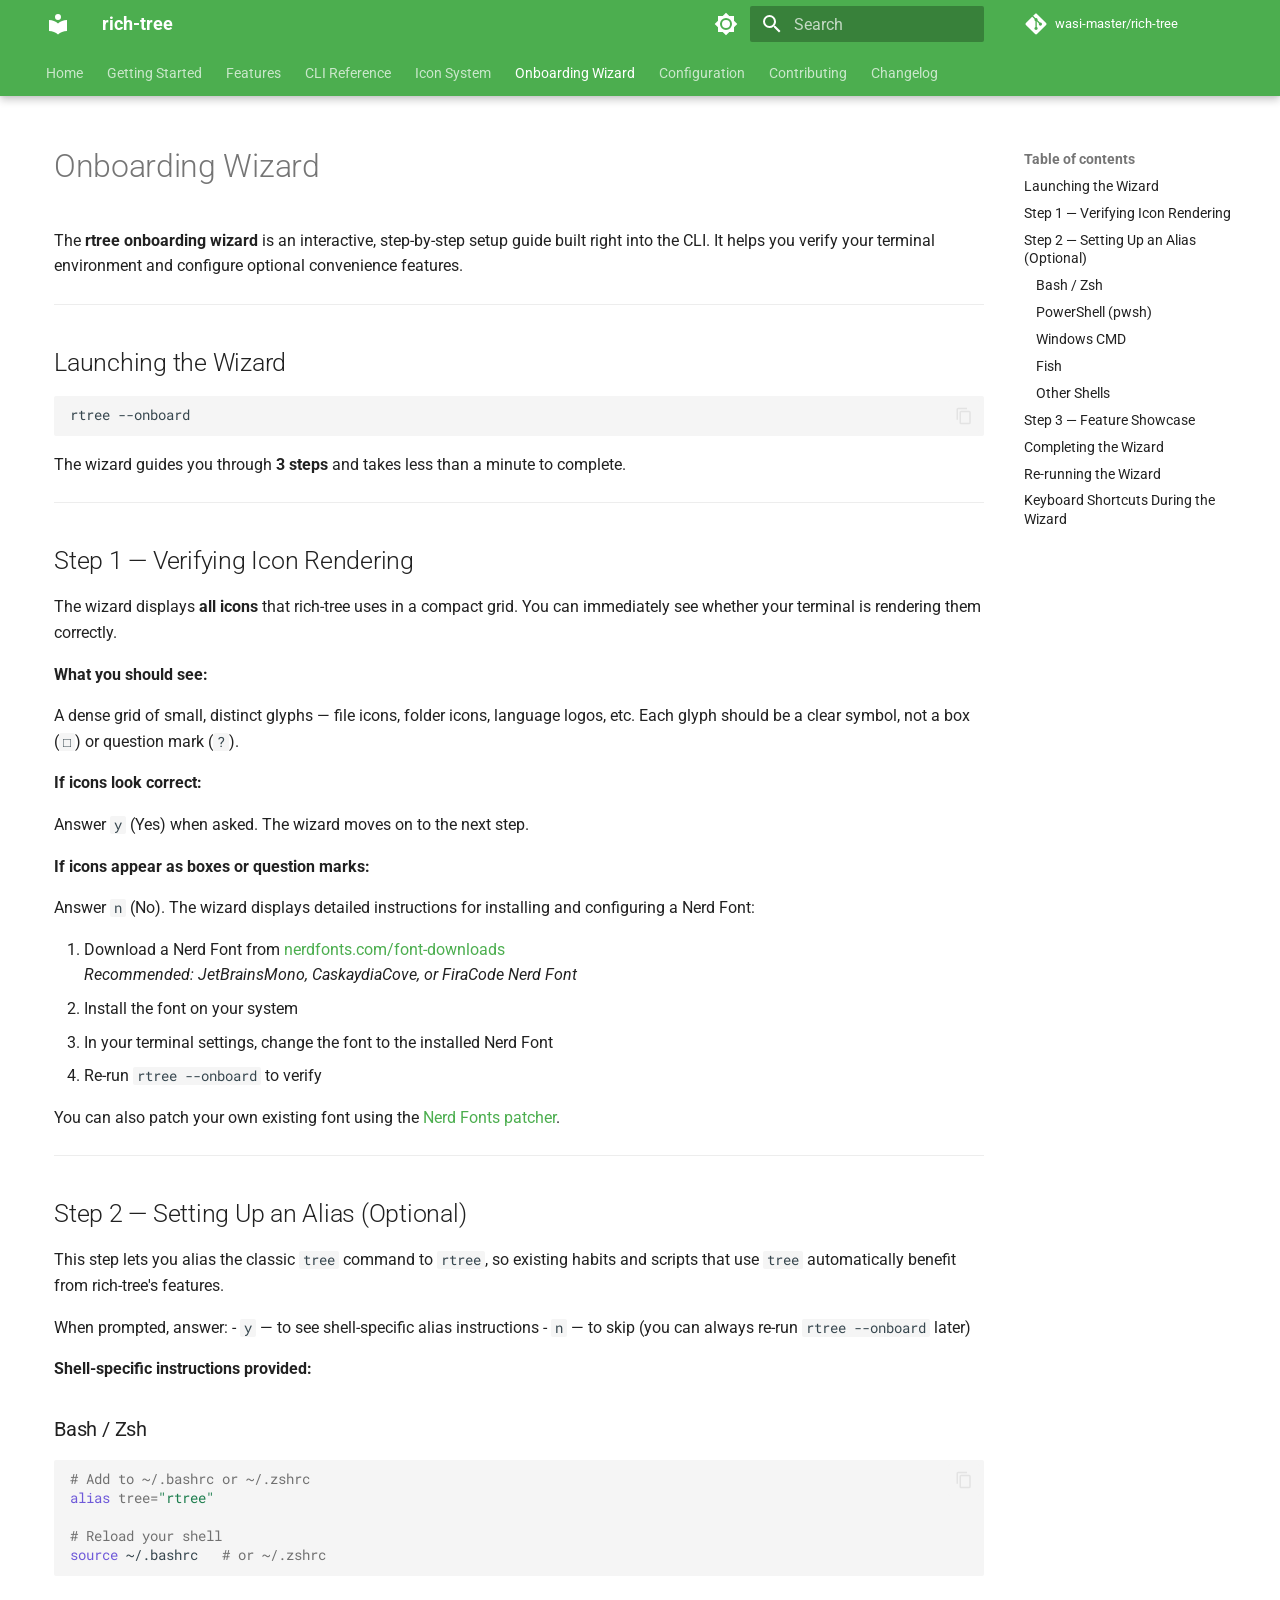
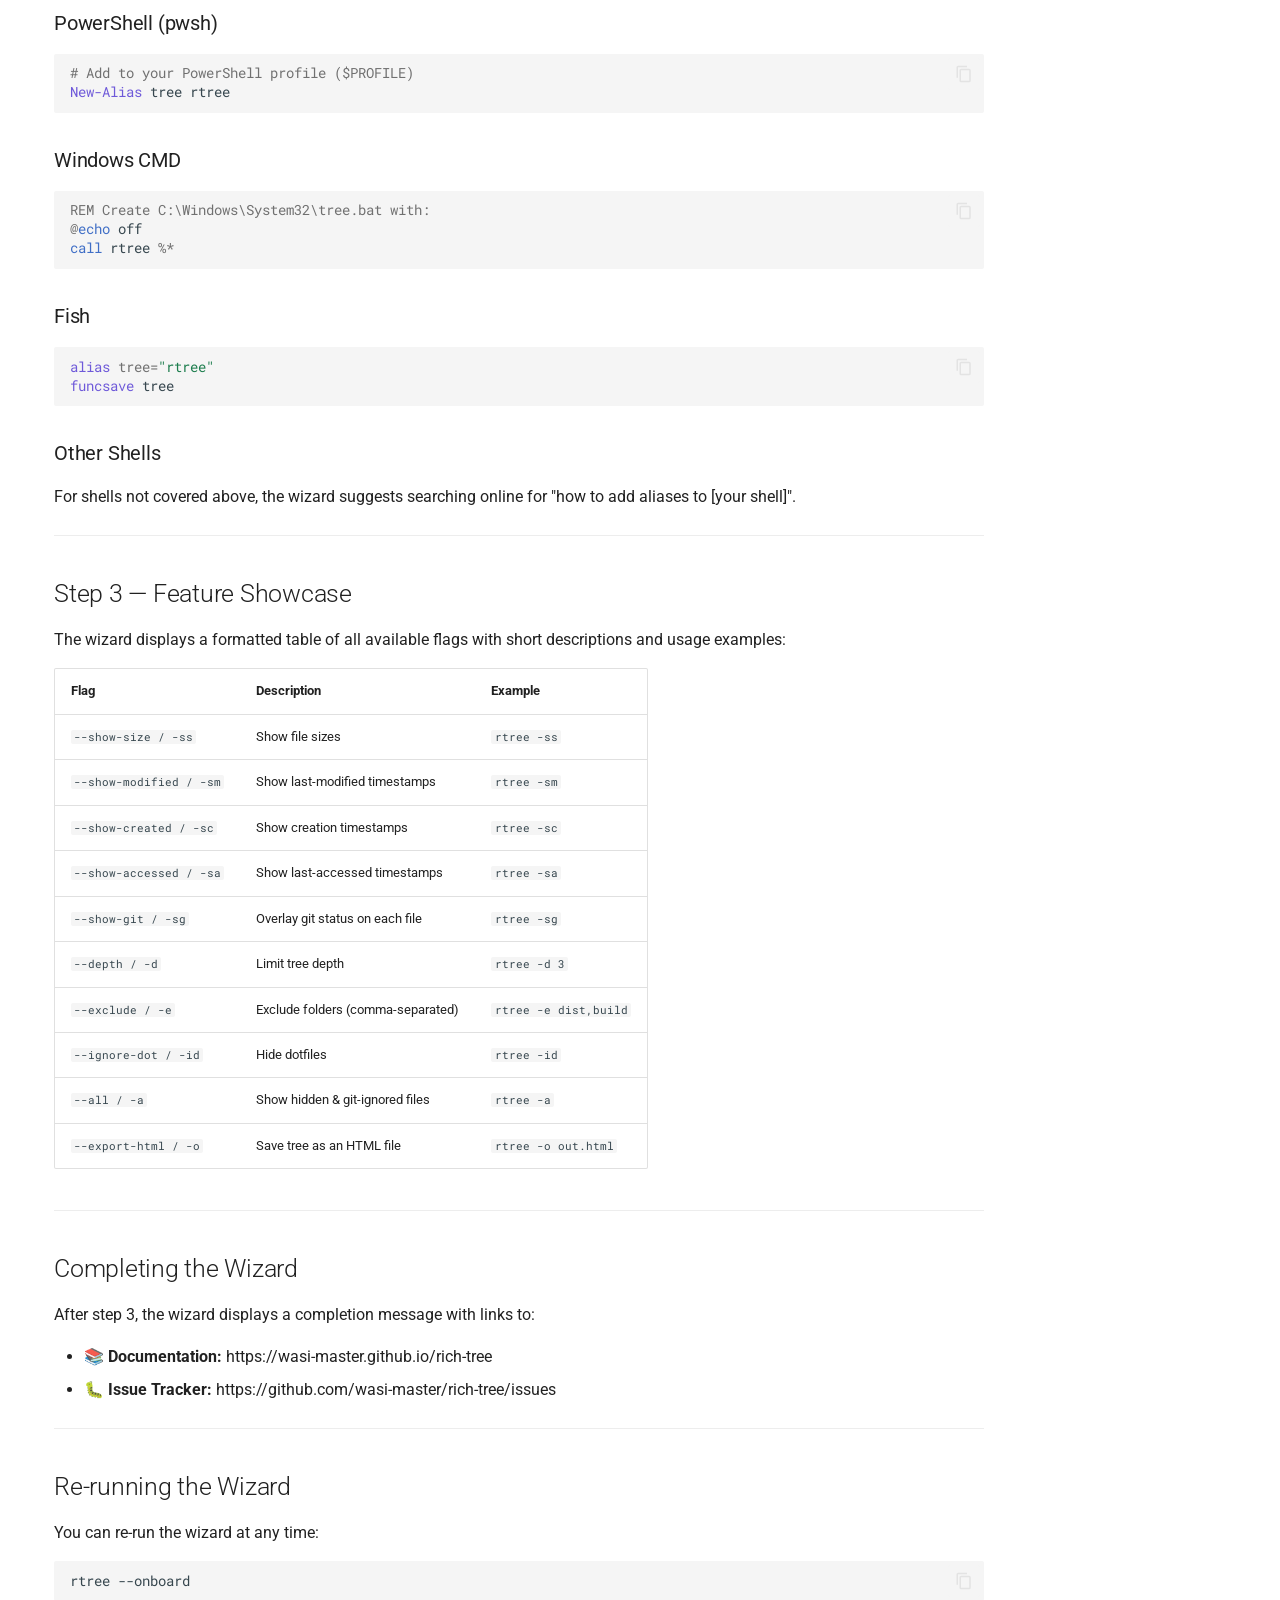
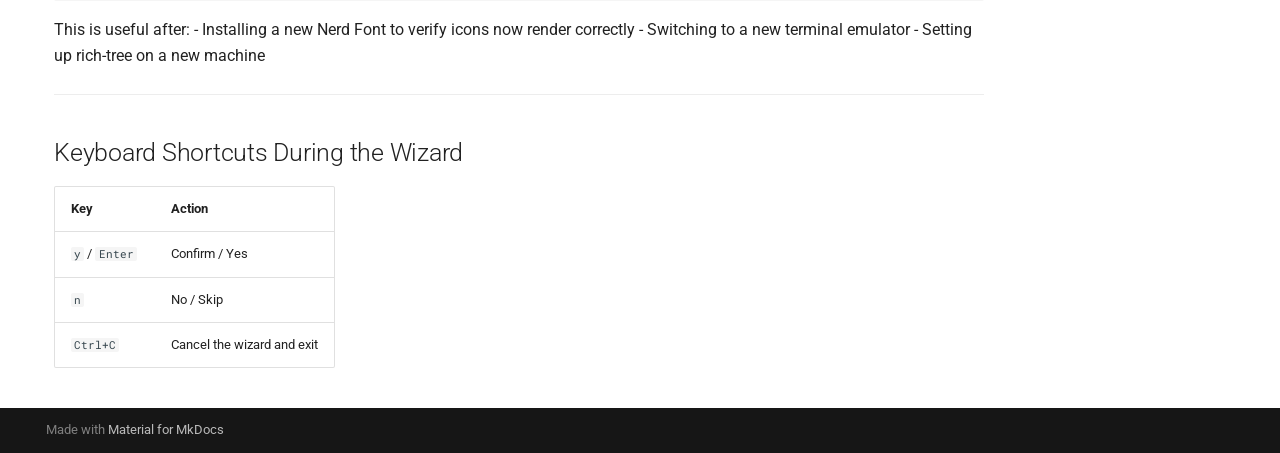
<file: onboarding/index.html>
<!doctype html>
<html lang="en" class="no-js">
  <head>
    
      <meta charset="utf-8">
      <meta name="viewport" content="width=device-width,initial-scale=1">
      
        <meta name="description" content="A better tree command with beautiful icons and colors made in Python">
      
      
      
        <link rel="canonical" href="https://wasi-master.github.io/rich-tree/onboarding/">
      
      
        <link rel="prev" href="../icons/">
      
      
        <link rel="next" href="../configuration/">
      
      
        
      
      
      <link rel="icon" href="../assets/images/favicon.png">
      <meta name="generator" content="mkdocs-1.6.1, mkdocs-material-9.7.7">
    
    
      
        <title>Onboarding Wizard - rich-tree</title>
      
    
    
      <link rel="stylesheet" href="../assets/stylesheets/main.ec1eaa64.min.css">
      
        
        <link rel="stylesheet" href="../assets/stylesheets/palette.ab4e12ef.min.css">
      
      


    
    
      
    
    
      
        
        
        <link rel="preconnect" href="https://fonts.gstatic.com" crossorigin>
        <link rel="stylesheet" href="https://fonts.googleapis.com/css?family=Roboto:300,300i,400,400i,700,700i%7CRoboto+Mono:400,400i,700,700i&display=fallback">
        <style>:root{--md-text-font:"Roboto";--md-code-font:"Roboto Mono"}</style>
      
    
    
      <link rel="stylesheet" href="../stylesheets/extra.css">
    
    <script>__md_scope=new URL("..",location),__md_hash=e=>[...e].reduce(((e,_)=>(e<<5)-e+_.charCodeAt(0)),0),__md_get=(e,_=localStorage,t=__md_scope)=>JSON.parse(_.getItem(t.pathname+"."+e)),__md_set=(e,_,t=localStorage,a=__md_scope)=>{try{t.setItem(a.pathname+"."+e,JSON.stringify(_))}catch(e){}}</script>
    
      

    
    
  </head>
  
  
    
    
      
    
    
    
    
    <body dir="ltr" data-md-color-scheme="default" data-md-color-primary="green" data-md-color-accent="green">
  
    
    <input class="md-toggle" data-md-toggle="drawer" type="checkbox" id="__drawer" autocomplete="off">
    <input class="md-toggle" data-md-toggle="search" type="checkbox" id="__search" autocomplete="off">
    <label class="md-overlay" for="__drawer"></label>
    <div data-md-component="skip">
      
        
        <a href="#onboarding-wizard" class="md-skip">
          Skip to content
        </a>
      
    </div>
    <div data-md-component="announce">
      
    </div>
    
    
      

  

<header class="md-header md-header--shadow md-header--lifted" data-md-component="header">
  <nav class="md-header__inner md-grid" aria-label="Header">
    <a href=".." title="rich-tree" class="md-header__button md-logo" aria-label="rich-tree" data-md-component="logo">
      
  
  <svg xmlns="http://www.w3.org/2000/svg" viewBox="0 0 24 24"><path d="M12 8a3 3 0 0 0 3-3 3 3 0 0 0-3-3 3 3 0 0 0-3 3 3 3 0 0 0 3 3m0 3.54C9.64 9.35 6.5 8 3 8v11c3.5 0 6.64 1.35 9 3.54 2.36-2.19 5.5-3.54 9-3.54V8c-3.5 0-6.64 1.35-9 3.54"/></svg>

    </a>
    <label class="md-header__button md-icon" for="__drawer">
      
      <svg xmlns="http://www.w3.org/2000/svg" viewBox="0 0 24 24"><path d="M3 6h18v2H3zm0 5h18v2H3zm0 5h18v2H3z"/></svg>
    </label>
    <div class="md-header__title" data-md-component="header-title">
      <div class="md-header__ellipsis">
        <div class="md-header__topic">
          <span class="md-ellipsis">
            rich-tree
          </span>
        </div>
        <div class="md-header__topic" data-md-component="header-topic">
          <span class="md-ellipsis">
            
              Onboarding Wizard
            
          </span>
        </div>
      </div>
    </div>
    
      
        <form class="md-header__option" data-md-component="palette">
  
    
    
    
    <input class="md-option" data-md-color-media="(prefers-color-scheme: light)" data-md-color-scheme="default" data-md-color-primary="green" data-md-color-accent="green"  aria-label="Switch to dark mode"  type="radio" name="__palette" id="__palette_0">
    
      <label class="md-header__button md-icon" title="Switch to dark mode" for="__palette_1" hidden>
        <svg xmlns="http://www.w3.org/2000/svg" viewBox="0 0 24 24"><path d="M12 8a4 4 0 0 0-4 4 4 4 0 0 0 4 4 4 4 0 0 0 4-4 4 4 0 0 0-4-4m0 10a6 6 0 0 1-6-6 6 6 0 0 1 6-6 6 6 0 0 1 6 6 6 6 0 0 1-6 6m8-9.31V4h-4.69L12 .69 8.69 4H4v4.69L.69 12 4 15.31V20h4.69L12 23.31 15.31 20H20v-4.69L23.31 12z"/></svg>
      </label>
    
  
    
    
    
    <input class="md-option" data-md-color-media="(prefers-color-scheme: dark)" data-md-color-scheme="slate" data-md-color-primary="green" data-md-color-accent="green"  aria-label="Switch to light mode"  type="radio" name="__palette" id="__palette_1">
    
      <label class="md-header__button md-icon" title="Switch to light mode" for="__palette_0" hidden>
        <svg xmlns="http://www.w3.org/2000/svg" viewBox="0 0 24 24"><path d="M12 18c-.89 0-1.74-.2-2.5-.55C11.56 16.5 13 14.42 13 12s-1.44-4.5-3.5-5.45C10.26 6.2 11.11 6 12 6a6 6 0 0 1 6 6 6 6 0 0 1-6 6m8-9.31V4h-4.69L12 .69 8.69 4H4v4.69L.69 12 4 15.31V20h4.69L12 23.31 15.31 20H20v-4.69L23.31 12z"/></svg>
      </label>
    
  
</form>
      
    
    
      <script>var palette=__md_get("__palette");if(palette&&palette.color){if("(prefers-color-scheme)"===palette.color.media){var media=matchMedia("(prefers-color-scheme: light)"),input=document.querySelector(media.matches?"[data-md-color-media='(prefers-color-scheme: light)']":"[data-md-color-media='(prefers-color-scheme: dark)']");palette.color.media=input.getAttribute("data-md-color-media"),palette.color.scheme=input.getAttribute("data-md-color-scheme"),palette.color.primary=input.getAttribute("data-md-color-primary"),palette.color.accent=input.getAttribute("data-md-color-accent")}for(var[key,value]of Object.entries(palette.color))document.body.setAttribute("data-md-color-"+key,value)}</script>
    
    
    
      
      
        <label class="md-header__button md-icon" for="__search">
          
          <svg xmlns="http://www.w3.org/2000/svg" viewBox="0 0 24 24"><path d="M9.5 3A6.5 6.5 0 0 1 16 9.5c0 1.61-.59 3.09-1.56 4.23l.27.27h.79l5 5-1.5 1.5-5-5v-.79l-.27-.27A6.52 6.52 0 0 1 9.5 16 6.5 6.5 0 0 1 3 9.5 6.5 6.5 0 0 1 9.5 3m0 2C7 5 5 7 5 9.5S7 14 9.5 14 14 12 14 9.5 12 5 9.5 5"/></svg>
        </label>
        <div class="md-search" data-md-component="search" role="dialog">
  <label class="md-search__overlay" for="__search"></label>
  <div class="md-search__inner" role="search">
    <form class="md-search__form" name="search">
      <input type="text" class="md-search__input" name="query" aria-label="Search" placeholder="Search" autocapitalize="off" autocorrect="off" autocomplete="off" spellcheck="false" data-md-component="search-query" required>
      <label class="md-search__icon md-icon" for="__search">
        
        <svg xmlns="http://www.w3.org/2000/svg" viewBox="0 0 24 24"><path d="M9.5 3A6.5 6.5 0 0 1 16 9.5c0 1.61-.59 3.09-1.56 4.23l.27.27h.79l5 5-1.5 1.5-5-5v-.79l-.27-.27A6.52 6.52 0 0 1 9.5 16 6.5 6.5 0 0 1 3 9.5 6.5 6.5 0 0 1 9.5 3m0 2C7 5 5 7 5 9.5S7 14 9.5 14 14 12 14 9.5 12 5 9.5 5"/></svg>
        
        <svg xmlns="http://www.w3.org/2000/svg" viewBox="0 0 24 24"><path d="M20 11v2H8l5.5 5.5-1.42 1.42L4.16 12l7.92-7.92L13.5 5.5 8 11z"/></svg>
      </label>
      <nav class="md-search__options" aria-label="Search">
        
        <button type="reset" class="md-search__icon md-icon" title="Clear" aria-label="Clear" tabindex="-1">
          
          <svg xmlns="http://www.w3.org/2000/svg" viewBox="0 0 24 24"><path d="M19 6.41 17.59 5 12 10.59 6.41 5 5 6.41 10.59 12 5 17.59 6.41 19 12 13.41 17.59 19 19 17.59 13.41 12z"/></svg>
        </button>
      </nav>
      
        <div class="md-search__suggest" data-md-component="search-suggest"></div>
      
    </form>
    <div class="md-search__output">
      <div class="md-search__scrollwrap" tabindex="0" data-md-scrollfix>
        <div class="md-search-result" data-md-component="search-result">
          <div class="md-search-result__meta">
            Initializing search
          </div>
          <ol class="md-search-result__list" role="presentation"></ol>
        </div>
      </div>
    </div>
  </div>
</div>
      
    
    
      <div class="md-header__source">
        <a href="https://github.com/wasi-master/rich-tree" title="Go to repository" class="md-source" data-md-component="source">
  <div class="md-source__icon md-icon">
    
    <svg xmlns="http://www.w3.org/2000/svg" viewBox="0 0 448 512"><!--! Font Awesome Free 7.1.0 by @fontawesome - https://fontawesome.com License - https://fontawesome.com/license/free (Icons: CC BY 4.0, Fonts: SIL OFL 1.1, Code: MIT License) Copyright 2025 Fonticons, Inc.--><path d="M439.6 236.1 244 40.5c-5.4-5.5-12.8-8.5-20.4-8.5s-15 3-20.4 8.4L162.5 81l51.5 51.5c27.1-9.1 52.7 16.8 43.4 43.7l49.7 49.7c34.2-11.8 61.2 31 35.5 56.7-26.5 26.5-70.2-2.9-56-37.3L240.3 199v121.9c25.3 12.5 22.3 41.8 9.1 55-6.4 6.4-15.2 10.1-24.3 10.1s-17.8-3.6-24.3-10.1c-17.6-17.6-11.1-46.9 11.2-56v-123c-20.8-8.5-24.6-30.7-18.6-45L142.6 101 8.5 235.1C3 240.6 0 247.9 0 255.5s3 15 8.5 20.4l195.6 195.7c5.4 5.4 12.7 8.4 20.4 8.4s15-3 20.4-8.4l194.7-194.7c5.4-5.4 8.4-12.8 8.4-20.4s-3-15-8.4-20.4"/></svg>
  </div>
  <div class="md-source__repository">
    wasi-master/rich-tree
  </div>
</a>
      </div>
    
  </nav>
  
    
      
<nav class="md-tabs" aria-label="Tabs" data-md-component="tabs">
  <div class="md-grid">
    <ul class="md-tabs__list">
      
        
  
  
  
  
    <li class="md-tabs__item">
      <a href=".." class="md-tabs__link">
        
  
  
    
  
  Home

      </a>
    </li>
  

      
        
  
  
  
  
    <li class="md-tabs__item">
      <a href="../getting-started/" class="md-tabs__link">
        
  
  
    
  
  Getting Started

      </a>
    </li>
  

      
        
  
  
  
  
    <li class="md-tabs__item">
      <a href="../features/" class="md-tabs__link">
        
  
  
    
  
  Features

      </a>
    </li>
  

      
        
  
  
  
  
    <li class="md-tabs__item">
      <a href="../cli-reference/" class="md-tabs__link">
        
  
  
    
  
  CLI Reference

      </a>
    </li>
  

      
        
  
  
  
  
    <li class="md-tabs__item">
      <a href="../icons/" class="md-tabs__link">
        
  
  
    
  
  Icon System

      </a>
    </li>
  

      
        
  
  
  
    
  
  
    <li class="md-tabs__item md-tabs__item--active">
      <a href="./" class="md-tabs__link">
        
  
  
    
  
  Onboarding Wizard

      </a>
    </li>
  

      
        
  
  
  
  
    <li class="md-tabs__item">
      <a href="../configuration/" class="md-tabs__link">
        
  
  
    
  
  Configuration

      </a>
    </li>
  

      
        
  
  
  
  
    <li class="md-tabs__item">
      <a href="../contributing/" class="md-tabs__link">
        
  
  
    
  
  Contributing

      </a>
    </li>
  

      
        
  
  
  
  
    <li class="md-tabs__item">
      <a href="../changelog/" class="md-tabs__link">
        
  
  
    
  
  Changelog

      </a>
    </li>
  

      
    </ul>
  </div>
</nav>
    
  
</header>
    
    <div class="md-container" data-md-component="container">
      
      
        
      
      <main class="md-main" data-md-component="main">
        <div class="md-main__inner md-grid">
          
            
              
              <div class="md-sidebar md-sidebar--primary" data-md-component="sidebar" data-md-type="navigation" >
                <div class="md-sidebar__scrollwrap">
                  <div class="md-sidebar__inner">
                    


  


<nav class="md-nav md-nav--primary md-nav--lifted" aria-label="Navigation" data-md-level="0">
  <label class="md-nav__title" for="__drawer">
    <a href=".." title="rich-tree" class="md-nav__button md-logo" aria-label="rich-tree" data-md-component="logo">
      
  
  <svg xmlns="http://www.w3.org/2000/svg" viewBox="0 0 24 24"><path d="M12 8a3 3 0 0 0 3-3 3 3 0 0 0-3-3 3 3 0 0 0-3 3 3 3 0 0 0 3 3m0 3.54C9.64 9.35 6.5 8 3 8v11c3.5 0 6.64 1.35 9 3.54 2.36-2.19 5.5-3.54 9-3.54V8c-3.5 0-6.64 1.35-9 3.54"/></svg>

    </a>
    rich-tree
  </label>
  
    <div class="md-nav__source">
      <a href="https://github.com/wasi-master/rich-tree" title="Go to repository" class="md-source" data-md-component="source">
  <div class="md-source__icon md-icon">
    
    <svg xmlns="http://www.w3.org/2000/svg" viewBox="0 0 448 512"><!--! Font Awesome Free 7.1.0 by @fontawesome - https://fontawesome.com License - https://fontawesome.com/license/free (Icons: CC BY 4.0, Fonts: SIL OFL 1.1, Code: MIT License) Copyright 2025 Fonticons, Inc.--><path d="M439.6 236.1 244 40.5c-5.4-5.5-12.8-8.5-20.4-8.5s-15 3-20.4 8.4L162.5 81l51.5 51.5c27.1-9.1 52.7 16.8 43.4 43.7l49.7 49.7c34.2-11.8 61.2 31 35.5 56.7-26.5 26.5-70.2-2.9-56-37.3L240.3 199v121.9c25.3 12.5 22.3 41.8 9.1 55-6.4 6.4-15.2 10.1-24.3 10.1s-17.8-3.6-24.3-10.1c-17.6-17.6-11.1-46.9 11.2-56v-123c-20.8-8.5-24.6-30.7-18.6-45L142.6 101 8.5 235.1C3 240.6 0 247.9 0 255.5s3 15 8.5 20.4l195.6 195.7c5.4 5.4 12.7 8.4 20.4 8.4s15-3 20.4-8.4l194.7-194.7c5.4-5.4 8.4-12.8 8.4-20.4s-3-15-8.4-20.4"/></svg>
  </div>
  <div class="md-source__repository">
    wasi-master/rich-tree
  </div>
</a>
    </div>
  
  <ul class="md-nav__list" data-md-scrollfix>
    
      
      
  
  
  
  
    <li class="md-nav__item">
      <a href=".." class="md-nav__link">
        
  
  
  <span class="md-ellipsis">
    
  
    Home
  

    
  </span>
  
  

      </a>
    </li>
  

    
      
      
  
  
  
  
    <li class="md-nav__item">
      <a href="../getting-started/" class="md-nav__link">
        
  
  
  <span class="md-ellipsis">
    
  
    Getting Started
  

    
  </span>
  
  

      </a>
    </li>
  

    
      
      
  
  
  
  
    <li class="md-nav__item">
      <a href="../features/" class="md-nav__link">
        
  
  
  <span class="md-ellipsis">
    
  
    Features
  

    
  </span>
  
  

      </a>
    </li>
  

    
      
      
  
  
  
  
    <li class="md-nav__item">
      <a href="../cli-reference/" class="md-nav__link">
        
  
  
  <span class="md-ellipsis">
    
  
    CLI Reference
  

    
  </span>
  
  

      </a>
    </li>
  

    
      
      
  
  
  
  
    <li class="md-nav__item">
      <a href="../icons/" class="md-nav__link">
        
  
  
  <span class="md-ellipsis">
    
  
    Icon System
  

    
  </span>
  
  

      </a>
    </li>
  

    
      
      
  
  
    
  
  
  
    <li class="md-nav__item md-nav__item--active">
      
      <input class="md-nav__toggle md-toggle" type="checkbox" id="__toc">
      
      
        
      
      
        <label class="md-nav__link md-nav__link--active" for="__toc">
          
  
  
  <span class="md-ellipsis">
    
  
    Onboarding Wizard
  

    
  </span>
  
  

          <span class="md-nav__icon md-icon"></span>
        </label>
      
      <a href="./" class="md-nav__link md-nav__link--active">
        
  
  
  <span class="md-ellipsis">
    
  
    Onboarding Wizard
  

    
  </span>
  
  

      </a>
      
        

<nav class="md-nav md-nav--secondary" aria-label="Table of contents">
  
  
  
    
  
  
    <label class="md-nav__title" for="__toc">
      <span class="md-nav__icon md-icon"></span>
      Table of contents
    </label>
    <ul class="md-nav__list" data-md-component="toc" data-md-scrollfix>
      
        <li class="md-nav__item">
  <a href="#launching-the-wizard" class="md-nav__link">
    <span class="md-ellipsis">
      
        Launching the Wizard
      
    </span>
  </a>
  
</li>
      
        <li class="md-nav__item">
  <a href="#step-1-verifying-icon-rendering" class="md-nav__link">
    <span class="md-ellipsis">
      
        Step 1 — Verifying Icon Rendering
      
    </span>
  </a>
  
</li>
      
        <li class="md-nav__item">
  <a href="#step-2-setting-up-an-alias-optional" class="md-nav__link">
    <span class="md-ellipsis">
      
        Step 2 — Setting Up an Alias (Optional)
      
    </span>
  </a>
  
    <nav class="md-nav" aria-label="Step 2 — Setting Up an Alias (Optional)">
      <ul class="md-nav__list">
        
          <li class="md-nav__item">
  <a href="#bash-zsh" class="md-nav__link">
    <span class="md-ellipsis">
      
        Bash / Zsh
      
    </span>
  </a>
  
</li>
        
          <li class="md-nav__item">
  <a href="#powershell-pwsh" class="md-nav__link">
    <span class="md-ellipsis">
      
        PowerShell (pwsh)
      
    </span>
  </a>
  
</li>
        
          <li class="md-nav__item">
  <a href="#windows-cmd" class="md-nav__link">
    <span class="md-ellipsis">
      
        Windows CMD
      
    </span>
  </a>
  
</li>
        
          <li class="md-nav__item">
  <a href="#fish" class="md-nav__link">
    <span class="md-ellipsis">
      
        Fish
      
    </span>
  </a>
  
</li>
        
          <li class="md-nav__item">
  <a href="#other-shells" class="md-nav__link">
    <span class="md-ellipsis">
      
        Other Shells
      
    </span>
  </a>
  
</li>
        
      </ul>
    </nav>
  
</li>
      
        <li class="md-nav__item">
  <a href="#step-3-feature-showcase" class="md-nav__link">
    <span class="md-ellipsis">
      
        Step 3 — Feature Showcase
      
    </span>
  </a>
  
</li>
      
        <li class="md-nav__item">
  <a href="#completing-the-wizard" class="md-nav__link">
    <span class="md-ellipsis">
      
        Completing the Wizard
      
    </span>
  </a>
  
</li>
      
        <li class="md-nav__item">
  <a href="#re-running-the-wizard" class="md-nav__link">
    <span class="md-ellipsis">
      
        Re-running the Wizard
      
    </span>
  </a>
  
</li>
      
        <li class="md-nav__item">
  <a href="#keyboard-shortcuts-during-the-wizard" class="md-nav__link">
    <span class="md-ellipsis">
      
        Keyboard Shortcuts During the Wizard
      
    </span>
  </a>
  
</li>
      
    </ul>
  
</nav>
      
    </li>
  

    
      
      
  
  
  
  
    <li class="md-nav__item">
      <a href="../configuration/" class="md-nav__link">
        
  
  
  <span class="md-ellipsis">
    
  
    Configuration
  

    
  </span>
  
  

      </a>
    </li>
  

    
      
      
  
  
  
  
    <li class="md-nav__item">
      <a href="../contributing/" class="md-nav__link">
        
  
  
  <span class="md-ellipsis">
    
  
    Contributing
  

    
  </span>
  
  

      </a>
    </li>
  

    
      
      
  
  
  
  
    <li class="md-nav__item">
      <a href="../changelog/" class="md-nav__link">
        
  
  
  <span class="md-ellipsis">
    
  
    Changelog
  

    
  </span>
  
  

      </a>
    </li>
  

    
  </ul>
</nav>
                  </div>
                </div>
              </div>
            
            
              
              <div class="md-sidebar md-sidebar--secondary" data-md-component="sidebar" data-md-type="toc" >
                <div class="md-sidebar__scrollwrap">
                  <div class="md-sidebar__inner">
                    

<nav class="md-nav md-nav--secondary" aria-label="Table of contents">
  
  
  
    
  
  
    <label class="md-nav__title" for="__toc">
      <span class="md-nav__icon md-icon"></span>
      Table of contents
    </label>
    <ul class="md-nav__list" data-md-component="toc" data-md-scrollfix>
      
        <li class="md-nav__item">
  <a href="#launching-the-wizard" class="md-nav__link">
    <span class="md-ellipsis">
      
        Launching the Wizard
      
    </span>
  </a>
  
</li>
      
        <li class="md-nav__item">
  <a href="#step-1-verifying-icon-rendering" class="md-nav__link">
    <span class="md-ellipsis">
      
        Step 1 — Verifying Icon Rendering
      
    </span>
  </a>
  
</li>
      
        <li class="md-nav__item">
  <a href="#step-2-setting-up-an-alias-optional" class="md-nav__link">
    <span class="md-ellipsis">
      
        Step 2 — Setting Up an Alias (Optional)
      
    </span>
  </a>
  
    <nav class="md-nav" aria-label="Step 2 — Setting Up an Alias (Optional)">
      <ul class="md-nav__list">
        
          <li class="md-nav__item">
  <a href="#bash-zsh" class="md-nav__link">
    <span class="md-ellipsis">
      
        Bash / Zsh
      
    </span>
  </a>
  
</li>
        
          <li class="md-nav__item">
  <a href="#powershell-pwsh" class="md-nav__link">
    <span class="md-ellipsis">
      
        PowerShell (pwsh)
      
    </span>
  </a>
  
</li>
        
          <li class="md-nav__item">
  <a href="#windows-cmd" class="md-nav__link">
    <span class="md-ellipsis">
      
        Windows CMD
      
    </span>
  </a>
  
</li>
        
          <li class="md-nav__item">
  <a href="#fish" class="md-nav__link">
    <span class="md-ellipsis">
      
        Fish
      
    </span>
  </a>
  
</li>
        
          <li class="md-nav__item">
  <a href="#other-shells" class="md-nav__link">
    <span class="md-ellipsis">
      
        Other Shells
      
    </span>
  </a>
  
</li>
        
      </ul>
    </nav>
  
</li>
      
        <li class="md-nav__item">
  <a href="#step-3-feature-showcase" class="md-nav__link">
    <span class="md-ellipsis">
      
        Step 3 — Feature Showcase
      
    </span>
  </a>
  
</li>
      
        <li class="md-nav__item">
  <a href="#completing-the-wizard" class="md-nav__link">
    <span class="md-ellipsis">
      
        Completing the Wizard
      
    </span>
  </a>
  
</li>
      
        <li class="md-nav__item">
  <a href="#re-running-the-wizard" class="md-nav__link">
    <span class="md-ellipsis">
      
        Re-running the Wizard
      
    </span>
  </a>
  
</li>
      
        <li class="md-nav__item">
  <a href="#keyboard-shortcuts-during-the-wizard" class="md-nav__link">
    <span class="md-ellipsis">
      
        Keyboard Shortcuts During the Wizard
      
    </span>
  </a>
  
</li>
      
    </ul>
  
</nav>
                  </div>
                </div>
              </div>
            
          
          
            <div class="md-content" data-md-component="content">
              
              <article class="md-content__inner md-typeset">
                
                  


  
  


<h1 id="onboarding-wizard">Onboarding Wizard</h1>
<p>The <strong>rtree onboarding wizard</strong> is an interactive, step-by-step setup guide built right into the CLI. It helps you verify your terminal environment and configure optional convenience features.</p>
<hr />
<h2 id="launching-the-wizard">Launching the Wizard</h2>
<div class="language-sh highlight"><pre><span></span><code><span id="__span-0-1"><a id="__codelineno-0-1" name="__codelineno-0-1" href="#__codelineno-0-1"></a>rtree<span class="w"> </span>--onboard
</span></code></pre></div>
<p>The wizard guides you through <strong>3 steps</strong> and takes less than a minute to complete.</p>
<hr />
<h2 id="step-1-verifying-icon-rendering">Step 1 — Verifying Icon Rendering</h2>
<p>The wizard displays <strong>all icons</strong> that rich-tree uses in a compact grid. You can immediately see whether your terminal is rendering them correctly.</p>
<p><strong>What you should see:</strong></p>
<p>A dense grid of small, distinct glyphs — file icons, folder icons, language logos, etc. Each glyph should be a clear symbol, not a box (<code>□</code>) or question mark (<code>?</code>).</p>
<p><strong>If icons look correct:</strong></p>
<p>Answer <code>y</code> (Yes) when asked. The wizard moves on to the next step.</p>
<p><strong>If icons appear as boxes or question marks:</strong></p>
<p>Answer <code>n</code> (No). The wizard displays detailed instructions for installing and configuring a Nerd Font:</p>
<ol>
<li>Download a Nerd Font from <a href="https://www.nerdfonts.com/font-downloads">nerdfonts.com/font-downloads</a><br />
<em>Recommended: JetBrainsMono, CaskaydiaCove, or FiraCode Nerd Font</em></li>
<li>Install the font on your system</li>
<li>In your terminal settings, change the font to the installed Nerd Font</li>
<li>Re-run <code>rtree --onboard</code> to verify</li>
</ol>
<p>You can also patch your own existing font using the <a href="https://github.com/ryanoasis/nerd-fonts#font-patcher">Nerd Fonts patcher</a>.</p>
<hr />
<h2 id="step-2-setting-up-an-alias-optional">Step 2 — Setting Up an Alias (Optional)</h2>
<p>This step lets you alias the classic <code>tree</code> command to <code>rtree</code>, so existing habits and scripts that use <code>tree</code> automatically benefit from rich-tree's features.</p>
<p>When prompted, answer:
- <code>y</code> — to see shell-specific alias instructions
- <code>n</code> — to skip (you can always re-run <code>rtree --onboard</code> later)</p>
<p><strong>Shell-specific instructions provided:</strong></p>
<h3 id="bash-zsh">Bash / Zsh</h3>
<div class="language-bash highlight"><pre><span></span><code><span id="__span-1-1"><a id="__codelineno-1-1" name="__codelineno-1-1" href="#__codelineno-1-1"></a><span class="c1"># Add to ~/.bashrc or ~/.zshrc</span>
</span><span id="__span-1-2"><a id="__codelineno-1-2" name="__codelineno-1-2" href="#__codelineno-1-2"></a><span class="nb">alias</span><span class="w"> </span><span class="nv">tree</span><span class="o">=</span><span class="s2">&quot;rtree&quot;</span>
</span><span id="__span-1-3"><a id="__codelineno-1-3" name="__codelineno-1-3" href="#__codelineno-1-3"></a>
</span><span id="__span-1-4"><a id="__codelineno-1-4" name="__codelineno-1-4" href="#__codelineno-1-4"></a><span class="c1"># Reload your shell</span>
</span><span id="__span-1-5"><a id="__codelineno-1-5" name="__codelineno-1-5" href="#__codelineno-1-5"></a><span class="nb">source</span><span class="w"> </span>~/.bashrc<span class="w">   </span><span class="c1"># or ~/.zshrc</span>
</span></code></pre></div>
<h3 id="powershell-pwsh">PowerShell (pwsh)</h3>
<div class="language-powershell highlight"><pre><span></span><code><span id="__span-2-1"><a id="__codelineno-2-1" name="__codelineno-2-1" href="#__codelineno-2-1"></a><span class="c"># Add to your PowerShell profile ($PROFILE)</span>
</span><span id="__span-2-2"><a id="__codelineno-2-2" name="__codelineno-2-2" href="#__codelineno-2-2"></a><span class="nb">New-Alias</span> <span class="n">tree</span> <span class="n">rtree</span>
</span></code></pre></div>
<h3 id="windows-cmd">Windows CMD</h3>
<div class="language-bat highlight"><pre><span></span><code><span id="__span-3-1"><a id="__codelineno-3-1" name="__codelineno-3-1" href="#__codelineno-3-1"></a><span class="c1">REM Create C:\Windows\System32\tree.bat with:</span>
</span><span id="__span-3-2"><a id="__codelineno-3-2" name="__codelineno-3-2" href="#__codelineno-3-2"></a><span class="p">@</span><span class="k">echo</span> off
</span><span id="__span-3-3"><a id="__codelineno-3-3" name="__codelineno-3-3" href="#__codelineno-3-3"></a><span class="k">call</span> rtree <span class="nv">%*</span>
</span></code></pre></div>
<h3 id="fish">Fish</h3>
<div class="language-fish highlight"><pre><span></span><code><span id="__span-4-1"><a id="__codelineno-4-1" name="__codelineno-4-1" href="#__codelineno-4-1"></a><span class="nb">alias </span><span class="nv">tree</span><span class="o">=</span><span class="s2">&quot;rtree&quot;</span>
</span><span id="__span-4-2"><a id="__codelineno-4-2" name="__codelineno-4-2" href="#__codelineno-4-2"></a><span class="nb">funcsave </span>tree
</span></code></pre></div>
<h3 id="other-shells">Other Shells</h3>
<p>For shells not covered above, the wizard suggests searching online for "how to add aliases to [your shell]".</p>
<hr />
<h2 id="step-3-feature-showcase">Step 3 — Feature Showcase</h2>
<p>The wizard displays a formatted table of all available flags with short descriptions and usage examples:</p>
<table>
<thead>
<tr>
<th>Flag</th>
<th>Description</th>
<th>Example</th>
</tr>
</thead>
<tbody>
<tr>
<td><code>--show-size / -ss</code></td>
<td>Show file sizes</td>
<td><code>rtree -ss</code></td>
</tr>
<tr>
<td><code>--show-modified / -sm</code></td>
<td>Show last-modified timestamps</td>
<td><code>rtree -sm</code></td>
</tr>
<tr>
<td><code>--show-created / -sc</code></td>
<td>Show creation timestamps</td>
<td><code>rtree -sc</code></td>
</tr>
<tr>
<td><code>--show-accessed / -sa</code></td>
<td>Show last-accessed timestamps</td>
<td><code>rtree -sa</code></td>
</tr>
<tr>
<td><code>--show-git / -sg</code></td>
<td>Overlay git status on each file</td>
<td><code>rtree -sg</code></td>
</tr>
<tr>
<td><code>--depth / -d</code></td>
<td>Limit tree depth</td>
<td><code>rtree -d 3</code></td>
</tr>
<tr>
<td><code>--exclude / -e</code></td>
<td>Exclude folders (comma-separated)</td>
<td><code>rtree -e dist,build</code></td>
</tr>
<tr>
<td><code>--ignore-dot / -id</code></td>
<td>Hide dotfiles</td>
<td><code>rtree -id</code></td>
</tr>
<tr>
<td><code>--all / -a</code></td>
<td>Show hidden &amp; git-ignored files</td>
<td><code>rtree -a</code></td>
</tr>
<tr>
<td><code>--export-html / -o</code></td>
<td>Save tree as an HTML file</td>
<td><code>rtree -o out.html</code></td>
</tr>
</tbody>
</table>
<hr />
<h2 id="completing-the-wizard">Completing the Wizard</h2>
<p>After step 3, the wizard displays a completion message with links to:</p>
<ul>
<li>📚 <strong>Documentation:</strong> https://wasi-master.github.io/rich-tree  </li>
<li>🐛 <strong>Issue Tracker:</strong> https://github.com/wasi-master/rich-tree/issues</li>
</ul>
<hr />
<h2 id="re-running-the-wizard">Re-running the Wizard</h2>
<p>You can re-run the wizard at any time:</p>
<div class="language-sh highlight"><pre><span></span><code><span id="__span-5-1"><a id="__codelineno-5-1" name="__codelineno-5-1" href="#__codelineno-5-1"></a>rtree<span class="w"> </span>--onboard
</span></code></pre></div>
<p>This is useful after:
- Installing a new Nerd Font to verify icons now render correctly
- Switching to a new terminal emulator
- Setting up rich-tree on a new machine</p>
<hr />
<h2 id="keyboard-shortcuts-during-the-wizard">Keyboard Shortcuts During the Wizard</h2>
<table>
<thead>
<tr>
<th>Key</th>
<th>Action</th>
</tr>
</thead>
<tbody>
<tr>
<td><code>y</code> / <code>Enter</code></td>
<td>Confirm / Yes</td>
</tr>
<tr>
<td><code>n</code></td>
<td>No / Skip</td>
</tr>
<tr>
<td><code>Ctrl+C</code></td>
<td>Cancel the wizard and exit</td>
</tr>
</tbody>
</table>












                
              </article>
            </div>
          
          
<script>var target=document.getElementById(location.hash.slice(1));target&&target.name&&(target.checked=target.name.startsWith("__tabbed_"))</script>
        </div>
        
          <button type="button" class="md-top md-icon" data-md-component="top" hidden>
  
  <svg xmlns="http://www.w3.org/2000/svg" viewBox="0 0 24 24"><path d="M13 20h-2V8l-5.5 5.5-1.42-1.42L12 4.16l7.92 7.92-1.42 1.42L13 8z"/></svg>
  Back to top
</button>
        
      </main>
      
        <footer class="md-footer">
  
  <div class="md-footer-meta md-typeset">
    <div class="md-footer-meta__inner md-grid">
      <div class="md-copyright">
  
  
    Made with
    <a href="https://squidfunk.github.io/mkdocs-material/" target="_blank" rel="noopener">
      Material for MkDocs
    </a>
  
</div>
      
    </div>
  </div>
</footer>
      
    </div>
    <div class="md-dialog" data-md-component="dialog">
      <div class="md-dialog__inner md-typeset"></div>
    </div>
    
    
    
      
      
      <script id="__config" type="application/json">{"annotate": null, "base": "..", "features": ["navigation.tabs", "navigation.tabs.sticky", "navigation.sections", "navigation.expand", "navigation.top", "search.suggest", "search.highlight", "content.code.copy"], "search": "../assets/javascripts/workers/search.2c215733.min.js", "tags": null, "translations": {"clipboard.copied": "Copied to clipboard", "clipboard.copy": "Copy to clipboard", "search.result.more.one": "1 more on this page", "search.result.more.other": "# more on this page", "search.result.none": "No matching documents", "search.result.one": "1 matching document", "search.result.other": "# matching documents", "search.result.placeholder": "Type to start searching", "search.result.term.missing": "Missing", "select.version": "Select version"}, "version": null}</script>
    
    
      <script src="../assets/javascripts/bundle.d7400e89.min.js"></script>
      
    
  </body>
</html>
</file>
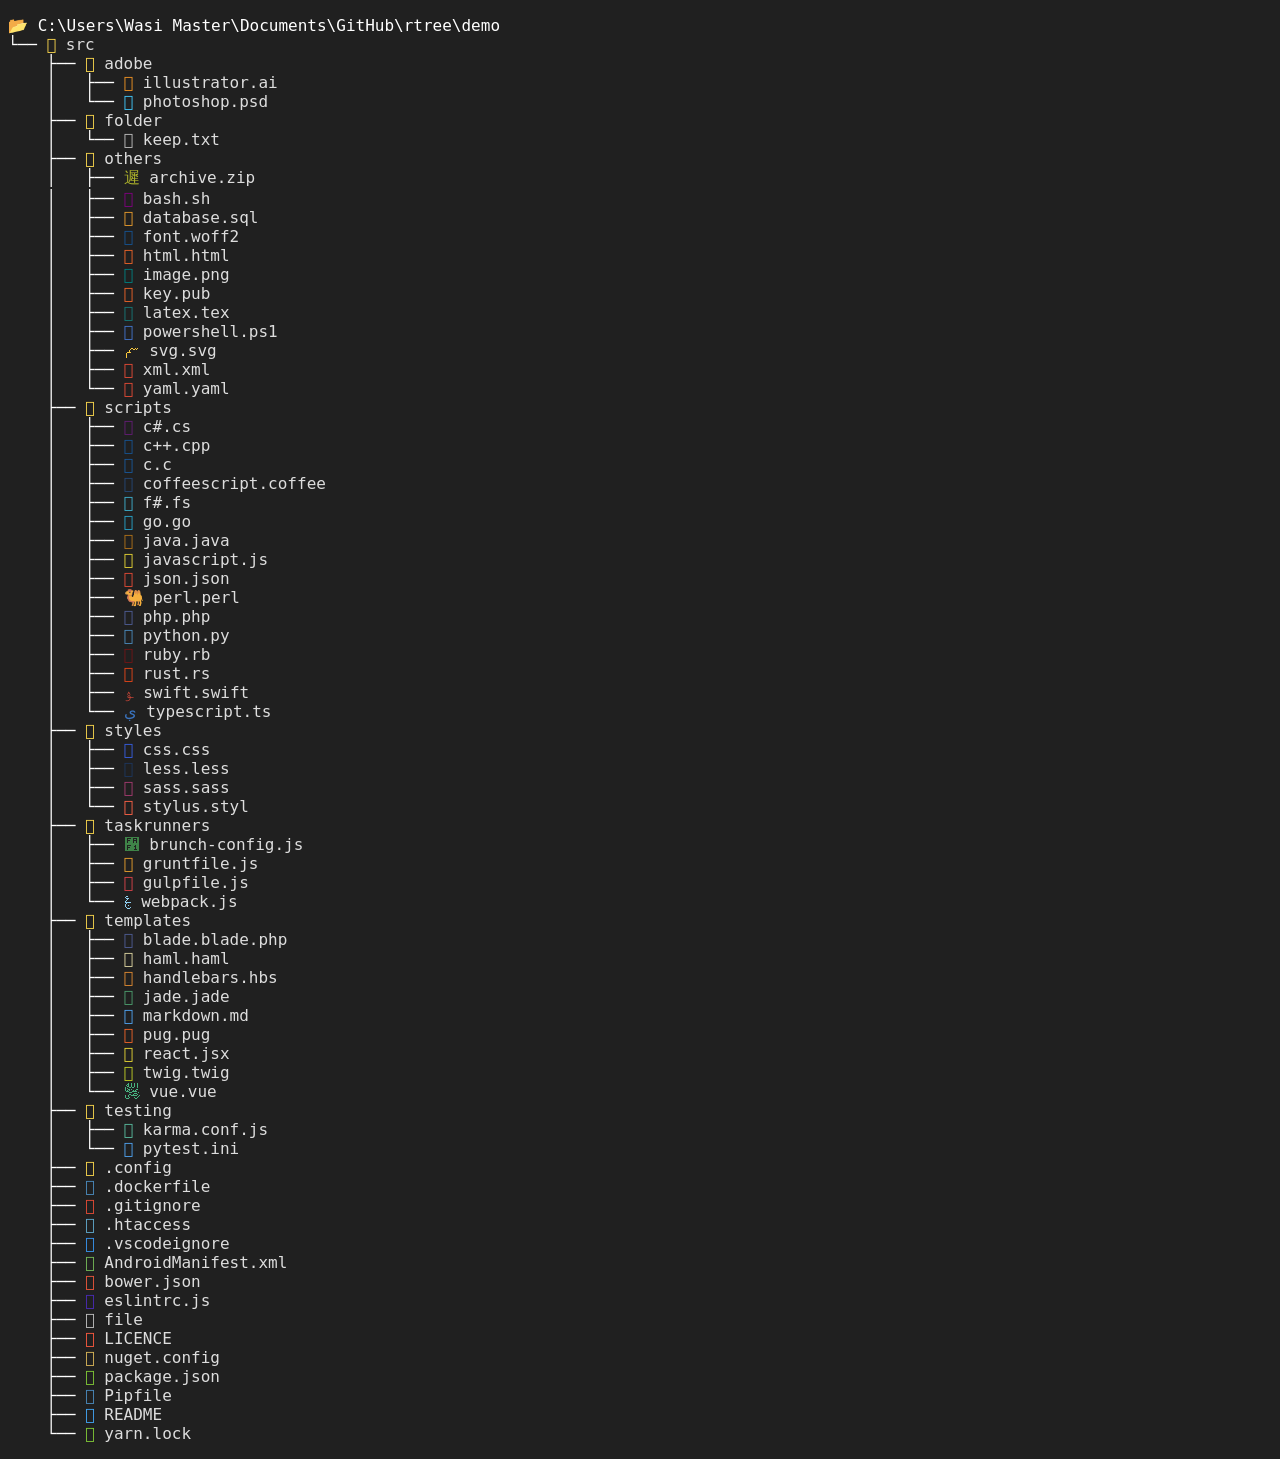
<file: demo.html>
<!DOCTYPE html>
<head>
<meta charset="UTF-8">
<style>
.r2 {color: #f9d64d; text-decoration-color: #f9d64d}
.r3 {color: #ddd; text-decoration-color: #ddd; background-color: #202020}
.r4 {color: #f39523; text-decoration-color: #f39523}
.r5 {color: #41c9fd; text-decoration-color: #41c9fd}
.r6 {color: #c0c0c0; text-decoration-color: #c0c0c0}
.r7 {color: #afb42b; text-decoration-color: #afb42b}
.r8 {color: #800080; text-decoration-color: #800080}
.r9 {color: #ea9d2d; text-decoration-color: #ea9d2d}
.r10 {color: #165392; text-decoration-color: #165392}
.r11 {color: #f06529; text-decoration-color: #f06529}
.r12 {color: #008080; text-decoration-color: #008080}
.r13 {color: #167978; text-decoration-color: #167978}
.r14 {color: #4375cd; text-decoration-color: #4375cd}
.r15 {color: #fcca3c; text-decoration-color: #fcca3c}
.r16 {color: #e54b36; text-decoration-color: #e54b36}
.r17 {color: #631d75; text-decoration-color: #631d75}
.r18 {color: #19589a; text-decoration-color: #19589a}
.r19 {color: #244776; text-decoration-color: #244776}
.r20 {color: #3eb0ce; text-decoration-color: #3eb0ce}
.r21 {color: #27a3ca; text-decoration-color: #27a3ca}
.r22 {color: #b07219; text-decoration-color: #b07219}
.r23 {color: #e7d535; text-decoration-color: #e7d535}
.r24 {color: #0c4064; text-decoration-color: #0c4064}
.r25 {color: #4f5d95; text-decoration-color: #4f5d95}
.r26 {color: #4b8bbe; text-decoration-color: #4b8bbe}
.r27 {color: #701516; text-decoration-color: #701516}
.r28 {color: #e64619; text-decoration-color: #e64619}
.r29 {color: #e04b3b; text-decoration-color: #e04b3b}
.r30 {color: #3a73be; text-decoration-color: #3a73be}
.r31 {color: #375ee2; text-decoration-color: #375ee2}
.r32 {color: #1d365d; text-decoration-color: #1d365d}
.r33 {color: #a53b70; text-decoration-color: #a53b70}
.r34 {color: #ff6347; text-decoration-color: #ff6347}
.r35 {color: #3f8348; text-decoration-color: #3f8348}
.r36 {color: #eaa02d; text-decoration-color: #eaa02d}
.r37 {color: #db444b; text-decoration-color: #db444b}
.r38 {color: #8fcef0; text-decoration-color: #8fcef0}
.r39 {color: #dfd6a2; text-decoration-color: #dfd6a2}
.r40 {color: #e18b32; text-decoration-color: #e18b32}
.r41 {color: #4d9e6e; text-decoration-color: #4d9e6e}
.r42 {color: #50a4f2; text-decoration-color: #50a4f2}
.r43 {color: #c1d026; text-decoration-color: #c1d026}
.r44 {color: #47b380; text-decoration-color: #47b380}
.r45 {color: #59bc9f; text-decoration-color: #59bc9f}
.r46 {color: #61a9cd; text-decoration-color: #61a9cd}
.r47 {color: #3895f0; text-decoration-color: #3895f0}
.r48 {color: #75b958; text-decoration-color: #75b958}
.r49 {color: #eb563b; text-decoration-color: #eb563b}
.r50 {color: #4a2bb6; text-decoration-color: #4a2bb6}
.r51 {color: #f9593f; text-decoration-color: #f9593f}
.r52 {color: #d8b558; text-decoration-color: #d8b558}
.r53 {color: #80c836; text-decoration-color: #80c836}
.r54 {color: #42a5f5; text-decoration-color: #42a5f5}
body {
    color: #fff;
    background-color: #202020;
}
</style>
</head>
<html>
<body>
    <code>
        <pre style="font-family:Menlo,'DejaVu Sans Mono',consolas,'Courier New',monospace">📂 C:\Users\Wasi Master\Documents\GitHub\rtree\demo                                                                                                          
<span class="r1">└── </span><span class="r2"> </span><span class="r3">src</span>                                                                                                                                                    
<span class="r1">    ├── </span><span class="r2"> </span><span class="r3">adobe</span>                                                                                                                                              
<span class="r1">    │   ├── </span><span class="r4"></span><span class="r3"> illustrator.ai</span>                                                                                                                                 
<span class="r1">    │   └── </span><span class="r5"></span><span class="r3"> photoshop.psd</span>                                                                                                                                  
<span class="r1">    ├── </span><span class="r2"> </span><span class="r3">folder</span>                                                                                                                                             
<span class="r1">    │   └── </span><span class="r6"></span><span class="r3"> keep.txt</span>                                                                                                                                       
<span class="r1">    ├── </span><span class="r2"> </span><span class="r3">others</span>                                                                                                                                             
<span class="r1">    │   ├── </span><span class="r7">遲</span><span class="r3"> archive.zip</span>                                                                                                                                   
<span class="r1">    │   ├── </span><span class="r8"></span><span class="r3"> bash.sh</span>                                                                                                                                        
<span class="r1">    │   ├── </span><span class="r9"></span><span class="r3"> database.sql</span>                                                                                                                                   
<span class="r1">    │   ├── </span><span class="r10"></span><span class="r3"> font.woff2</span>                                                                                                                                     
<span class="r1">    │   ├── </span><span class="r11"></span><span class="r3"> html.html</span>                                                                                                                                      
<span class="r1">    │   ├── </span><span class="r12"></span><span class="r3"> image.png</span>                                                                                                                                      
<span class="r1">    │   ├── </span><span class="r11"></span><span class="r3"> key.pub</span>                                                                                                                                        
<span class="r1">    │   ├── </span><span class="r13"></span><span class="r3"> latex.tex</span>                                                                                                                                      
<span class="r1">    │   ├── </span><span class="r14"></span><span class="r3"> powershell.ps1</span>                                                                                                                                 
<span class="r1">    │   ├── </span><span class="r15">ﰟ</span><span class="r3"> svg.svg</span>                                                                                                                                        
<span class="r1">    │   ├── </span><span class="r16"></span><span class="r3"> xml.xml</span>
<span class="r1">    │   └── </span><span class="r16"></span><span class="r3"> yaml.yaml</span>                                                                                                                                      
<span class="r1">    ├── </span><span class="r2"> </span><span class="r3">scripts</span>                                                                                                                                            
<span class="r1">    │   ├── </span><span class="r17"></span><span class="r3"> c#.cs</span>                                                                                                                                          
<span class="r1">    │   ├── </span><span class="r10"></span><span class="r3"> c++.cpp</span>                                                                                                                                        
<span class="r1">    │   ├── </span><span class="r18"></span><span class="r3"> c.c</span>                                                                                                                                            
<span class="r1">    │   ├── </span><span class="r19"></span><span class="r3"> coffeescript.coffee</span>                                                                                                                            
<span class="r1">    │   ├── </span><span class="r20"></span><span class="r3"> f#.fs</span>                                                                                                                                          
<span class="r1">    │   ├── </span><span class="r21"></span><span class="r3"> go.go</span>                                                                                                                                          
<span class="r1">    │   ├── </span><span class="r22"></span><span class="r3"> java.java</span>                                                                                                                                      
<span class="r1">    │   ├── </span><span class="r23"></span><span class="r3"> javascript.js</span>                                                                                                                                  
<span class="r1">    │   ├── </span><span class="r16"></span><span class="r3"> json.json</span>                                                                                                                                      
<span class="r1">    │   ├── </span><span class="r24">🐫</span><span class="r3"> perl.perl</span>                                                                                                                                     
<span class="r1">    │   ├── </span><span class="r25"></span><span class="r3"> php.php</span>                                                                                                                                        
<span class="r1">    │   ├── </span><span class="r26"></span><span class="r3"> python.py</span>                                                                                                                                      
<span class="r1">    │   ├── </span><span class="r27"></span><span class="r3"> ruby.rb</span>                                                                                                                                        
<span class="r1">    │   ├── </span><span class="r28"></span><span class="r3"> rust.rs</span>                                                                                                                                        
<span class="r1">    │   ├── </span><span class="r29">ﯣ</span><span class="r3"> swift.swift</span>                                                                                                                                    
<span class="r1">    │   └── </span><span class="r30">ﯤ</span><span class="r3"> typescript.ts</span>                                                                                                                                  
<span class="r1">    ├── </span><span class="r2"> </span><span class="r3">styles</span>                                                                                                                                             
<span class="r1">    │   ├── </span><span class="r31"></span><span class="r3"> css.css</span>                                                                                                                                        
<span class="r1">    │   ├── </span><span class="r32"></span><span class="r3"> less.less</span>                                                                                                                                      
<span class="r1">    │   ├── </span><span class="r33"></span><span class="r3"> sass.sass</span>                                                                                                                                      
<span class="r1">    │   └── </span><span class="r34"></span><span class="r3"> stylus.styl</span>                                                                                                                                    
<span class="r1">    ├── </span><span class="r2"> </span><span class="r3">taskrunners</span>                                                                                                                                        
<span class="r1">    │   ├── </span><span class="r35">﫱</span><span class="r3"> brunch-config.js</span>                                                                                                                              
<span class="r1">    │   ├── </span><span class="r36"></span><span class="r3"> gruntfile.js</span>                                                                                                                                   
<span class="r1">    │   ├── </span><span class="r37"></span><span class="r3"> gulpfile.js</span>                                                                                                                                    
<span class="r1">    │   └── </span><span class="r38">ﰩ</span><span class="r3"> webpack.js</span>                                                                                                                                     
<span class="r1">    ├── </span><span class="r2"> </span><span class="r3">templates</span>                                                                                                                                          
<span class="r1">    │   ├── </span><span class="r25"></span><span class="r3"> blade.blade.php</span>                                                                                                                                
<span class="r1">    │   ├── </span><span class="r39"></span><span class="r3"> haml.haml</span>                                                                                                                                      
<span class="r1">    │   ├── </span><span class="r40"></span><span class="r3"> handlebars.hbs</span>                                                                                                                                 
<span class="r1">    │   ├── </span><span class="r41"></span><span class="r3"> jade.jade</span>                                                                                                                                      
<span class="r1">    │   ├── </span><span class="r42"></span><span class="r3"> markdown.md</span>                                                                                                                                    
<span class="r1">    │   ├── </span><span class="r11"></span><span class="r3"> pug.pug</span>                                                                                                                                        
<span class="r1">    │   ├── </span><span class="r23"></span><span class="r3"> react.jsx</span>                                                                                                                                      
<span class="r1">    │   ├── </span><span class="r43"></span><span class="r3"> twig.twig</span>                                                                                                                                      
<span class="r1">    │   └── </span><span class="r44">﵂</span><span class="r3"> vue.vue</span>                                                                                                                                        
<span class="r1">    ├── </span><span class="r2"> </span><span class="r3">testing</span>                                                                                                                                            
<span class="r1">    │   ├── </span><span class="r45"></span><span class="r3"> karma.conf.js</span>                                                                                                                                  
<span class="r1">    │   └── </span><span class="r42"></span><span class="r3"> pytest.ini</span>                                                                                                                                     
<span class="r1">    ├── </span><span class="r2"></span><span class="r3"> .config</span>                                                                                                                                            
<span class="r1">    ├── </span><span class="r26"></span><span class="r3"> .dockerfile</span>                                                                                                                                        
<span class="r1">    ├── </span><span class="r16"></span><span class="r3"> .gitignore</span>                                                                                                                                         
<span class="r1">    ├── </span><span class="r46"></span><span class="r3"> .htaccess</span>                                                                                                                                          
<span class="r1">    ├── </span><span class="r47"></span><span class="r3"> .vscodeignore</span>                                                                                                                                      
<span class="r1">    ├── </span><span class="r48"></span><span class="r3"> AndroidManifest.xml</span>                                                                                                                                
<span class="r1">    ├── </span><span class="r49"></span><span class="r3"> bower.json</span>                                                                                                                                         
<span class="r1">    ├── </span><span class="r50"></span><span class="r3"> eslintrc.js</span>                                                                                                                                        
<span class="r1">    ├── </span><span class="r6"></span><span class="r3"> file</span>                                                                                                                                               
<span class="r1">    ├── </span><span class="r51"></span><span class="r3"> LICENCE</span>                                                                                                                                            
<span class="r1">    ├── </span><span class="r52"></span><span class="r3"> nuget.config</span>                                                                                                                                       
<span class="r1">    ├── </span><span class="r53"></span><span class="r3"> package.json</span>                                                                                                                                       
<span class="r1">    ├── </span><span class="r26"></span><span class="r3"> Pipfile</span>                                                                                                                                            
<span class="r1">    ├── </span><span class="r54"></span><span class="r3"> README</span>                                                                                                                                             
<span class="r1">    └── </span><span class="r53"></span><span class="r3"> yarn.lock</span>                                                                                                                                          
</pre>
    </code>
</body>
</html>
</file>
<file: stylesheets/extra.css>
/* Hide navigation sidebar on the left */
.md-sidebar--primary {
  display: none !important;
}
</file>
<file: assets/stylesheets/main.ec1eaa64.min.css>
@charset "UTF-8";html{-webkit-text-size-adjust:none;-moz-text-size-adjust:none;text-size-adjust:none;box-sizing:border-box}*,:after,:before{box-sizing:inherit}@media (prefers-reduced-motion){*,:after,:before{transition:none!important}}body{margin:0}a,button,input,label{-webkit-tap-highlight-color:transparent}a{color:inherit;text-decoration:none}hr{border:0;box-sizing:initial;display:block;height:.05rem;overflow:visible;padding:0}small{font-size:80%}sub,sup{line-height:1em}img{border-style:none}table{border-collapse:initial;border-spacing:0}td,th{font-weight:400;vertical-align:top}button{background:#0000;border:0;font-family:inherit;font-size:inherit;margin:0;padding:0}input{border:0;outline:none}:root{--md-primary-fg-color:#4051b5;--md-primary-fg-color--light:#5d6cc0;--md-primary-fg-color--dark:#303fa1;--md-primary-bg-color:#fff;--md-primary-bg-color--light:#ffffffb3;--md-accent-fg-color:#526cfe;--md-accent-fg-color--transparent:#526cfe1a;--md-accent-bg-color:#fff;--md-accent-bg-color--light:#ffffffb3}[data-md-color-scheme=default]{color-scheme:light}[data-md-color-scheme=default] img[src$="#gh-dark-mode-only"],[data-md-color-scheme=default] img[src$="#only-dark"]{display:none}:root,[data-md-color-scheme=default]{--md-hue:225deg;--md-default-fg-color:#000000de;--md-default-fg-color--light:#0000008a;--md-default-fg-color--lighter:#00000052;--md-default-fg-color--lightest:#00000012;--md-default-bg-color:#fff;--md-default-bg-color--light:#ffffffb3;--md-default-bg-color--lighter:#ffffff4d;--md-default-bg-color--lightest:#ffffff1f;--md-code-fg-color:#36464e;--md-code-bg-color:#f5f5f5;--md-code-bg-color--light:#f5f5f5b3;--md-code-bg-color--lighter:#f5f5f54d;--md-code-hl-color:#4287ff;--md-code-hl-color--light:#4287ff1a;--md-code-hl-number-color:#d52a2a;--md-code-hl-special-color:#db1457;--md-code-hl-function-color:#a846b9;--md-code-hl-constant-color:#6e59d9;--md-code-hl-keyword-color:#3f6ec6;--md-code-hl-string-color:#1c7d4d;--md-code-hl-name-color:var(--md-code-fg-color);--md-code-hl-operator-color:var(--md-default-fg-color--light);--md-code-hl-punctuation-color:var(--md-default-fg-color--light);--md-code-hl-comment-color:var(--md-default-fg-color--light);--md-code-hl-generic-color:var(--md-default-fg-color--light);--md-code-hl-variable-color:var(--md-default-fg-color--light);--md-typeset-color:var(--md-default-fg-color);--md-typeset-a-color:var(--md-primary-fg-color);--md-typeset-del-color:#f5503d26;--md-typeset-ins-color:#0bd57026;--md-typeset-kbd-color:#fafafa;--md-typeset-kbd-accent-color:#fff;--md-typeset-kbd-border-color:#b8b8b8;--md-typeset-mark-color:#ffff0080;--md-typeset-table-color:#0000001f;--md-typeset-table-color--light:rgba(0,0,0,.035);--md-admonition-fg-color:var(--md-default-fg-color);--md-admonition-bg-color:var(--md-default-bg-color);--md-warning-fg-color:#000000de;--md-warning-bg-color:#ff9;--md-footer-fg-color:#fff;--md-footer-fg-color--light:#ffffffb3;--md-footer-fg-color--lighter:#ffffff73;--md-footer-bg-color:#000000de;--md-footer-bg-color--dark:#00000052;--md-shadow-z1:0 0.2rem 0.5rem #0000000d,0 0 0.05rem #0000001a;--md-shadow-z2:0 0.2rem 0.5rem #0000001a,0 0 0.05rem #00000040;--md-shadow-z3:0 0.2rem 0.5rem #0003,0 0 0.05rem #00000059}.md-icon svg{fill:currentcolor;display:block;height:1.2rem;width:1.2rem}body{-webkit-font-smoothing:antialiased;-moz-osx-font-smoothing:grayscale;--md-text-font-family:var(--md-text-font,_),-apple-system,BlinkMacSystemFont,Helvetica,Arial,sans-serif;--md-code-font-family:var(--md-code-font,_),SFMono-Regular,Consolas,Menlo,monospace}aside,body,input{font-feature-settings:"kern","liga";color:var(--md-typeset-color);font-family:var(--md-text-font-family)}code,kbd,pre{font-feature-settings:"kern";font-family:var(--md-code-font-family)}:root{--md-typeset-table-sort-icon:url('data:image/svg+xml;charset=utf-8,<svg xmlns="http://www.w3.org/2000/svg" viewBox="0 0 24 24"><path d="m18 21-4-4h3V7h-3l4-4 4 4h-3v10h3M2 19v-2h10v2M2 13v-2h7v2M2 7V5h4v2z"/></svg>');--md-typeset-table-sort-icon--asc:url('data:image/svg+xml;charset=utf-8,<svg xmlns="http://www.w3.org/2000/svg" viewBox="0 0 24 24"><path d="M19 17h3l-4 4-4-4h3V3h2M2 17h10v2H2M6 5v2H2V5m0 6h7v2H2z"/></svg>');--md-typeset-table-sort-icon--desc:url('data:image/svg+xml;charset=utf-8,<svg xmlns="http://www.w3.org/2000/svg" viewBox="0 0 24 24"><path d="M19 7h3l-4-4-4 4h3v14h2M2 17h10v2H2M6 5v2H2V5m0 6h7v2H2z"/></svg>')}.md-typeset{-webkit-print-color-adjust:exact;color-adjust:exact;font-size:.8rem;line-height:1.6;overflow-wrap:break-word}@media print{.md-typeset{font-size:.68rem}}.md-typeset blockquote,.md-typeset dl,.md-typeset figure,.md-typeset ol,.md-typeset pre,.md-typeset ul{margin-bottom:1em;margin-top:1em}.md-typeset h1{color:var(--md-default-fg-color--light);font-size:2em;line-height:1.3;margin:0 0 1.25em}.md-typeset h1,.md-typeset h2{font-weight:300;letter-spacing:-.01em}.md-typeset h2{font-size:1.5625em;line-height:1.4;margin:1.6em 0 .64em}.md-typeset h3{font-size:1.25em;font-weight:400;letter-spacing:-.01em;line-height:1.5;margin:1.6em 0 .8em}.md-typeset h2+h3{margin-top:.8em}.md-typeset h4{font-weight:700;letter-spacing:-.01em;margin:1em 0}.md-typeset h5,.md-typeset h6{color:var(--md-default-fg-color--light);font-size:.8em;font-weight:700;letter-spacing:-.01em;margin:1.25em 0}.md-typeset h5{text-transform:uppercase}.md-typeset h5 code{text-transform:none}.md-typeset hr{border-bottom:.05rem solid var(--md-default-fg-color--lightest);display:flow-root;margin:1.5em 0}.md-typeset a{color:var(--md-typeset-a-color);word-break:break-word}.md-typeset a,.md-typeset a:before{transition:color 125ms}.md-typeset a:focus,.md-typeset a:hover{color:var(--md-accent-fg-color)}.md-typeset a:focus code,.md-typeset a:hover code{background-color:var(--md-accent-fg-color--transparent);color:var(--md-accent-fg-color)}.md-typeset a code{color:var(--md-typeset-a-color)}.md-typeset a.focus-visible{outline-color:var(--md-accent-fg-color);outline-offset:.2rem}.md-typeset code,.md-typeset kbd,.md-typeset pre{color:var(--md-code-fg-color);direction:ltr;font-variant-ligatures:none;transition:background-color 125ms}@media print{.md-typeset code,.md-typeset kbd,.md-typeset pre{white-space:pre-wrap}}.md-typeset code{background-color:var(--md-code-bg-color);border-radius:.1rem;-webkit-box-decoration-break:clone;box-decoration-break:clone;font-size:.85em;padding:0 .2941176471em;transition:color 125ms,background-color 125ms;word-break:break-word}.md-typeset code:not(.focus-visible){-webkit-tap-highlight-color:transparent;outline:none}.md-typeset pre{display:flow-root;line-height:1.4;position:relative}.md-typeset pre>code{-webkit-box-decoration-break:slice;box-decoration-break:slice;box-shadow:none;display:block;margin:0;outline-color:var(--md-accent-fg-color);overflow:auto;padding:.7720588235em 1.1764705882em;scrollbar-color:var(--md-default-fg-color--lighter) #0000;scrollbar-width:thin;touch-action:auto;word-break:normal}.md-typeset pre>code:hover{scrollbar-color:var(--md-accent-fg-color) #0000}.md-typeset pre>code::-webkit-scrollbar{height:.2rem;width:.2rem}.md-typeset pre>code::-webkit-scrollbar-thumb{background-color:var(--md-default-fg-color--lighter)}.md-typeset pre>code::-webkit-scrollbar-thumb:hover{background-color:var(--md-accent-fg-color)}.md-typeset kbd{background-color:var(--md-typeset-kbd-color);border-radius:.1rem;box-shadow:0 .1rem 0 .05rem var(--md-typeset-kbd-border-color),0 .1rem 0 var(--md-typeset-kbd-border-color),0 -.1rem .2rem var(--md-typeset-kbd-accent-color) inset;color:var(--md-default-fg-color);display:inline-block;font-size:.75em;padding:0 .6666666667em;vertical-align:text-top;word-break:break-word}.md-typeset mark{background-color:var(--md-typeset-mark-color);-webkit-box-decoration-break:clone;box-decoration-break:clone;color:inherit;word-break:break-word}.md-typeset abbr{cursor:help;text-decoration:none}.md-typeset [data-preview],.md-typeset abbr{border-bottom:.05rem dotted var(--md-default-fg-color--light)}.md-typeset small{opacity:.75}[dir=ltr] .md-typeset sub,[dir=ltr] .md-typeset sup{margin-left:.078125em}[dir=rtl] .md-typeset sub,[dir=rtl] .md-typeset sup{margin-right:.078125em}[dir=ltr] .md-typeset blockquote{padding-left:.6rem}[dir=rtl] .md-typeset blockquote{padding-right:.6rem}[dir=ltr] .md-typeset blockquote{border-left:.2rem solid var(--md-default-fg-color--lighter)}[dir=rtl] .md-typeset blockquote{border-right:.2rem solid var(--md-default-fg-color--lighter)}.md-typeset blockquote{color:var(--md-default-fg-color--light);margin-left:0;margin-right:0}.md-typeset ul{list-style-type:disc}.md-typeset ul[type]{list-style-type:revert-layer}[dir=ltr] .md-typeset ol,[dir=ltr] .md-typeset ul{margin-left:.625em}[dir=rtl] .md-typeset ol,[dir=rtl] .md-typeset ul{margin-right:.625em}.md-typeset ol,.md-typeset ul{padding:0}.md-typeset ol:not([hidden]),.md-typeset ul:not([hidden]){display:flow-root}.md-typeset ol ol,.md-typeset ul ol{list-style-type:lower-alpha}.md-typeset ol ol ol,.md-typeset ul ol ol{list-style-type:lower-roman}.md-typeset ol ol ol ol,.md-typeset ul ol ol ol{list-style-type:upper-alpha}.md-typeset ol ol ol ol ol,.md-typeset ul ol ol ol ol{list-style-type:upper-roman}.md-typeset ol[type],.md-typeset ul[type]{list-style-type:revert-layer}[dir=ltr] .md-typeset ol li,[dir=ltr] .md-typeset ul li{margin-left:1.25em}[dir=rtl] .md-typeset ol li,[dir=rtl] .md-typeset ul li{margin-right:1.25em}.md-typeset ol li,.md-typeset ul li{margin-bottom:.5em}.md-typeset ol li blockquote,.md-typeset ol li p,.md-typeset ul li blockquote,.md-typeset ul li p{margin:.5em 0}.md-typeset ol li:last-child,.md-typeset ul li:last-child{margin-bottom:0}[dir=ltr] .md-typeset ol li ol,[dir=ltr] .md-typeset ol li ul,[dir=ltr] .md-typeset ul li ol,[dir=ltr] .md-typeset ul li ul{margin-left:.625em}[dir=rtl] .md-typeset ol li ol,[dir=rtl] .md-typeset ol li ul,[dir=rtl] .md-typeset ul li ol,[dir=rtl] .md-typeset ul li ul{margin-right:.625em}.md-typeset ol li ol,.md-typeset ol li ul,.md-typeset ul li ol,.md-typeset ul li ul{margin-bottom:.5em;margin-top:.5em}[dir=ltr] .md-typeset dd{margin-left:1.875em}[dir=rtl] .md-typeset dd{margin-right:1.875em}.md-typeset dd{margin-bottom:1.5em;margin-top:1em}.md-typeset img,.md-typeset svg,.md-typeset video{height:auto;max-width:100%}.md-typeset img[align=left]{margin:1em 1em 1em 0}.md-typeset img[align=right]{margin:1em 0 1em 1em}.md-typeset img[align]:only-child{margin-top:0}.md-typeset figure{display:flow-root;margin:1em auto;max-width:100%;text-align:center;width:fit-content}.md-typeset figure img{display:block;margin:0 auto}.md-typeset figcaption{font-style:italic;margin:1em auto;max-width:24rem}.md-typeset iframe{max-width:100%}.md-typeset table:not([class]){background-color:var(--md-default-bg-color);border:.05rem solid var(--md-typeset-table-color);border-radius:.1rem;display:inline-block;font-size:.64rem;max-width:100%;overflow:auto;touch-action:auto}@media print{.md-typeset table:not([class]){display:table}}.md-typeset table:not([class])+*{margin-top:1.5em}.md-typeset table:not([class]) td>:first-child,.md-typeset table:not([class]) th>:first-child{margin-top:0}.md-typeset table:not([class]) td>:last-child,.md-typeset table:not([class]) th>:last-child{margin-bottom:0}.md-typeset table:not([class]) td:not([align]),.md-typeset table:not([class]) th:not([align]){text-align:left}[dir=rtl] .md-typeset table:not([class]) td:not([align]),[dir=rtl] .md-typeset table:not([class]) th:not([align]){text-align:right}.md-typeset table:not([class]) th{font-weight:700;min-width:5rem;padding:.9375em 1.25em;vertical-align:top}.md-typeset table:not([class]) td{border-top:.05rem solid var(--md-typeset-table-color);padding:.9375em 1.25em;vertical-align:top}.md-typeset table:not([class]) tbody tr{transition:background-color 125ms}.md-typeset table:not([class]) tbody tr:hover{background-color:var(--md-typeset-table-color--light);box-shadow:0 .05rem 0 var(--md-default-bg-color) inset}.md-typeset table:not([class]) a{word-break:normal}.md-typeset table th[role=columnheader]{cursor:pointer}[dir=ltr] .md-typeset table th[role=columnheader]:after{margin-left:.5em}[dir=rtl] .md-typeset table th[role=columnheader]:after{margin-right:.5em}.md-typeset table th[role=columnheader]:after{content:"";display:inline-block;height:1.2em;-webkit-mask-image:var(--md-typeset-table-sort-icon);mask-image:var(--md-typeset-table-sort-icon);-webkit-mask-repeat:no-repeat;mask-repeat:no-repeat;-webkit-mask-size:contain;mask-size:contain;transition:background-color 125ms;vertical-align:text-bottom;width:1.2em}.md-typeset table th[role=columnheader]:hover:after{background-color:var(--md-default-fg-color--lighter)}.md-typeset table th[role=columnheader][aria-sort=ascending]:after{background-color:var(--md-default-fg-color--light);-webkit-mask-image:var(--md-typeset-table-sort-icon--asc);mask-image:var(--md-typeset-table-sort-icon--asc)}.md-typeset table th[role=columnheader][aria-sort=descending]:after{background-color:var(--md-default-fg-color--light);-webkit-mask-image:var(--md-typeset-table-sort-icon--desc);mask-image:var(--md-typeset-table-sort-icon--desc)}.md-typeset__scrollwrap{margin:1em -.8rem;overflow-x:auto;touch-action:auto}.md-typeset__table{display:inline-block;margin-bottom:.5em;padding:0 .8rem}@media print{.md-typeset__table{display:block}}html .md-typeset__table table{display:table;margin:0;overflow:hidden;width:100%}@media screen and (max-width:44.984375em){.md-content__inner>pre{margin:1em -.8rem}.md-content__inner>pre code{border-radius:0}}.md-typeset .md-author{border-radius:100%;display:block;flex-shrink:0;height:1.6rem;overflow:hidden;position:relative;transition:color 125ms,transform 125ms;width:1.6rem}.md-typeset .md-author img{display:block}.md-typeset .md-author--more{background:var(--md-default-fg-color--lightest);color:var(--md-default-fg-color--lighter);font-size:.6rem;font-weight:700;line-height:1.6rem;text-align:center}.md-typeset .md-author--long{height:2.4rem;width:2.4rem}.md-typeset a.md-author{transform:scale(1)}.md-typeset a.md-author img{border-radius:100%;filter:grayscale(100%) opacity(75%);transition:filter 125ms}.md-typeset a.md-author:focus,.md-typeset a.md-author:hover{transform:scale(1.1);z-index:1}.md-typeset a.md-author:focus img,.md-typeset a.md-author:hover img{filter:grayscale(0)}.md-banner{background-color:var(--md-footer-bg-color);color:var(--md-footer-fg-color);overflow:auto}@media print{.md-banner{display:none}}.md-banner--warning{background-color:var(--md-warning-bg-color);color:var(--md-warning-fg-color)}.md-banner__inner{font-size:.7rem;margin:.6rem auto;padding:0 .8rem}[dir=ltr] .md-banner__button{float:right}[dir=rtl] .md-banner__button{float:left}.md-banner__button{color:inherit;cursor:pointer;transition:opacity .25s}.no-js .md-banner__button{display:none}.md-banner__button:hover{opacity:.7}html{font-size:125%;height:100%;overflow-x:hidden}@media screen and (min-width:100em){html{font-size:137.5%}}@media screen and (min-width:125em){html{font-size:150%}}body{background-color:var(--md-default-bg-color);display:flex;flex-direction:column;font-size:.5rem;min-height:100%;position:relative;width:100%}@media print{body{display:block}}@media screen and (max-width:59.984375em){body[data-md-scrolllock]{position:fixed}}.md-grid{margin-left:auto;margin-right:auto;max-width:61rem}.md-container{display:flex;flex-direction:column;flex-grow:1}@media print{.md-container{display:block}}.md-main{flex-grow:1}.md-main__inner{display:flex;height:100%;margin-top:1.5rem}.md-ellipsis{overflow:hidden;text-overflow:ellipsis}.md-toggle{display:none}.md-option{height:0;opacity:0;position:absolute;width:0}.md-option:checked+label:not([hidden]){display:block}.md-option.focus-visible+label{outline-color:var(--md-accent-fg-color);outline-style:auto}.md-skip{background-color:var(--md-default-fg-color);border-radius:.1rem;color:var(--md-default-bg-color);font-size:.64rem;margin:.5rem;opacity:0;outline-color:var(--md-accent-fg-color);padding:.3rem .5rem;position:fixed;transform:translateY(.4rem);z-index:-1}.md-skip:focus{opacity:1;transform:translateY(0);transition:transform .25s cubic-bezier(.4,0,.2,1),opacity 175ms 75ms;z-index:10}@page{margin:25mm}:root{--md-clipboard-icon:url('data:image/svg+xml;charset=utf-8,<svg xmlns="http://www.w3.org/2000/svg" viewBox="0 0 24 24"><path d="M19 21H8V7h11m0-2H8a2 2 0 0 0-2 2v14a2 2 0 0 0 2 2h11a2 2 0 0 0 2-2V7a2 2 0 0 0-2-2m-3-4H4a2 2 0 0 0-2 2v14h2V3h12z"/></svg>')}.md-clipboard{border-radius:.1rem;color:var(--md-default-fg-color--lightest);cursor:pointer;height:1.5em;outline-color:var(--md-accent-fg-color);outline-offset:.1rem;transition:color .25s;width:1.5em;z-index:1}@media print{.md-clipboard{display:none}}.md-clipboard:not(.focus-visible){-webkit-tap-highlight-color:transparent;outline:none}:hover>.md-clipboard{color:var(--md-default-fg-color--light)}.md-clipboard:focus,.md-clipboard:hover{color:var(--md-accent-fg-color)}.md-clipboard:after{background-color:currentcolor;content:"";display:block;height:1.125em;margin:0 auto;-webkit-mask-image:var(--md-clipboard-icon);mask-image:var(--md-clipboard-icon);-webkit-mask-position:center;mask-position:center;-webkit-mask-repeat:no-repeat;mask-repeat:no-repeat;-webkit-mask-size:contain;mask-size:contain;width:1.125em}.md-clipboard--inline{cursor:pointer}.md-clipboard--inline code{transition:color .25s,background-color .25s}.md-clipboard--inline:focus code,.md-clipboard--inline:hover code{background-color:var(--md-accent-fg-color--transparent);color:var(--md-accent-fg-color)}:root{--md-code-select-icon:url('data:image/svg+xml;charset=utf-8,<svg xmlns="http://www.w3.org/2000/svg" viewBox="0 0 24 24"><path d="M19 19h-4v2h4c1.1 0 2-.9 2-2v-4h-2m0-12h-4v2h4v4h2V5c0-1.1-.9-2-2-2M5 5h4V3H5c-1.1 0-2 .9-2 2v4h2m0 6H3v4c0 1.1.9 2 2 2h4v-2H5zm2-4h2v2H7zm4 0h2v2h-2zm4 0h2v2h-2zM7 7h2v2H7zm4 0h2v2h-2zm4 0h2v2h-2zm-8 8h2v2H7zm4 0h2v2h-2zm4 0h2v2h-2z"/></svg>');--md-code-copy-icon:url('data:image/svg+xml;charset=utf-8,<svg xmlns="http://www.w3.org/2000/svg" viewBox="0 0 24 24"><path d="M19 21H8V7h11m0-2H8a2 2 0 0 0-2 2v14a2 2 0 0 0 2 2h11a2 2 0 0 0 2-2V7a2 2 0 0 0-2-2m-3-4H4a2 2 0 0 0-2 2v14h2V3h12z"/></svg>')}.md-typeset .md-code__content{display:grid}.md-code__nav{background-color:var(--md-code-bg-color--lighter);border-radius:.1rem;display:flex;gap:.2rem;padding:.2rem;position:absolute;right:.25em;top:.25em;transition:background-color .25s;z-index:1}:hover>.md-code__nav{background-color:var(--md-code-bg-color--light)}.md-code__button{color:var(--md-default-fg-color--lightest);cursor:pointer;display:block;height:1.5em;outline-color:var(--md-accent-fg-color);outline-offset:.1rem;transition:color .25s;width:1.5em}:hover>*>.md-code__button{color:var(--md-default-fg-color--light)}.md-code__button.focus-visible,.md-code__button:hover{color:var(--md-accent-fg-color)}.md-code__button--active{color:var(--md-default-fg-color)!important}.md-code__button:after{background-color:currentcolor;content:"";display:block;height:1.125em;margin:0 auto;-webkit-mask-position:center;mask-position:center;-webkit-mask-repeat:no-repeat;mask-repeat:no-repeat;-webkit-mask-size:contain;mask-size:contain;width:1.125em}.md-code__button[data-md-type=select]:after{-webkit-mask-image:var(--md-code-select-icon);mask-image:var(--md-code-select-icon)}.md-code__button[data-md-type=copy]:after{-webkit-mask-image:var(--md-code-copy-icon);mask-image:var(--md-code-copy-icon)}@keyframes consent{0%{opacity:0;transform:translateY(100%)}to{opacity:1;transform:translateY(0)}}@keyframes overlay{0%{opacity:0}to{opacity:1}}.md-consent__overlay{animation:overlay .25s both;-webkit-backdrop-filter:blur(.1rem);backdrop-filter:blur(.1rem);background-color:#0000008a;height:100%;opacity:1;position:fixed;top:0;width:100%;z-index:5}.md-consent__inner{animation:consent .5s cubic-bezier(.1,.7,.1,1) both;background-color:var(--md-default-bg-color);border:0;border-radius:.1rem;bottom:0;box-shadow:0 0 .2rem #0000001a,0 .2rem .4rem #0003;max-height:100%;overflow:auto;padding:0;position:fixed;width:100%;z-index:5}.md-consent__form{padding:.8rem}.md-consent__settings{display:none;margin:1em 0}input:checked+.md-consent__settings{display:block}.md-consent__controls{margin-bottom:.8rem}.md-typeset .md-consent__controls .md-button{display:inline}@media screen and (max-width:44.984375em){.md-typeset .md-consent__controls .md-button{display:block;margin-top:.4rem;text-align:center;width:100%}}.md-consent label{cursor:pointer}.md-content{flex-grow:1;min-width:0}.md-content__inner{margin:0 .8rem 1.2rem;padding-top:.6rem}@media screen and (min-width:76.25em){[dir=ltr] .md-sidebar--primary:not([hidden])~.md-content>.md-content__inner{margin-left:1.2rem}[dir=ltr] .md-sidebar--secondary:not([hidden])~.md-content>.md-content__inner,[dir=rtl] .md-sidebar--primary:not([hidden])~.md-content>.md-content__inner{margin-right:1.2rem}[dir=rtl] .md-sidebar--secondary:not([hidden])~.md-content>.md-content__inner{margin-left:1.2rem}}.md-content__inner:before{content:"";display:block;height:.4rem}.md-content__inner>:last-child{margin-bottom:0}[dir=ltr] .md-content__button{float:right}[dir=rtl] .md-content__button{float:left}[dir=ltr] .md-content__button{margin-left:.4rem}[dir=rtl] .md-content__button{margin-right:.4rem}.md-content__button{margin:.4rem 0;padding:0}@media print{.md-content__button{display:none}}.md-typeset .md-content__button{color:var(--md-default-fg-color--lighter)}.md-content__button svg{display:inline;vertical-align:top}[dir=rtl] .md-content__button svg{transform:scaleX(-1)}[dir=ltr] .md-dialog{right:.8rem}[dir=rtl] .md-dialog{left:.8rem}.md-dialog{background-color:var(--md-default-fg-color);border-radius:.1rem;bottom:.8rem;box-shadow:var(--md-shadow-z3);min-width:11.1rem;opacity:0;padding:.4rem .6rem;pointer-events:none;position:fixed;transform:translateY(100%);transition:transform 0ms .4s,opacity .4s;z-index:4}@media print{.md-dialog{display:none}}.md-dialog--active{opacity:1;pointer-events:auto;transform:translateY(0);transition:transform .4s cubic-bezier(.075,.85,.175,1),opacity .4s}.md-dialog__inner{color:var(--md-default-bg-color);font-size:.7rem}.md-feedback{margin:2em 0 1em;text-align:center}.md-feedback fieldset{border:none;margin:0;padding:0}.md-feedback__title{font-weight:700;margin:1em auto}.md-feedback__inner{position:relative}.md-feedback__list{display:flex;flex-wrap:wrap;place-content:baseline center;position:relative}.md-feedback__list:hover .md-icon:not(:disabled){color:var(--md-default-fg-color--lighter)}:disabled .md-feedback__list{min-height:1.8rem}.md-feedback__icon{color:var(--md-default-fg-color--light);cursor:pointer;flex-shrink:0;margin:0 .1rem;transition:color 125ms}.md-feedback__icon:not(:disabled).md-icon:hover{color:var(--md-accent-fg-color)}.md-feedback__icon:disabled{color:var(--md-default-fg-color--lightest);pointer-events:none}.md-feedback__note{opacity:0;position:relative;transform:translateY(.4rem);transition:transform .4s cubic-bezier(.1,.7,.1,1),opacity .15s}.md-feedback__note>*{margin:0 auto;max-width:16rem}:disabled .md-feedback__note{opacity:1;transform:translateY(0)}@media print{.md-feedback{display:none}}.md-footer{background-color:var(--md-footer-bg-color);color:var(--md-footer-fg-color)}@media print{.md-footer{display:none}}.md-footer__inner{justify-content:space-between;overflow:auto;padding:.2rem}.md-footer__inner:not([hidden]){display:flex}.md-footer__link{align-items:end;display:flex;flex-grow:0.01;margin-bottom:.4rem;margin-top:1rem;max-width:100%;outline-color:var(--md-accent-fg-color);overflow:hidden;transition:opacity .25s}.md-footer__link:focus,.md-footer__link:hover{opacity:.7}[dir=rtl] .md-footer__link svg{transform:scaleX(-1)}@media screen and (max-width:44.984375em){.md-footer__link--prev{flex-shrink:0}.md-footer__link--prev .md-footer__title{display:none}}[dir=ltr] .md-footer__link--next{margin-left:auto}[dir=rtl] .md-footer__link--next{margin-right:auto}.md-footer__link--next{text-align:right}[dir=rtl] .md-footer__link--next{text-align:left}.md-footer__title{flex-grow:1;font-size:.9rem;margin-bottom:.7rem;max-width:calc(100% - 2.4rem);padding:0 1rem;white-space:nowrap}.md-footer__button{margin:.2rem;padding:.4rem}.md-footer__direction{font-size:.64rem;opacity:.7}.md-footer-meta{background-color:var(--md-footer-bg-color--dark)}.md-footer-meta__inner{display:flex;flex-wrap:wrap;justify-content:space-between;padding:.2rem}html .md-footer-meta.md-typeset a{color:var(--md-footer-fg-color--light)}html .md-footer-meta.md-typeset a:focus,html .md-footer-meta.md-typeset a:hover{color:var(--md-footer-fg-color)}.md-copyright{color:var(--md-footer-fg-color--lighter);font-size:.64rem;margin:auto .6rem;padding:.4rem 0;width:100%}@media screen and (min-width:45em){.md-copyright{width:auto}}.md-copyright__highlight{color:var(--md-footer-fg-color--light)}.md-social{display:inline-flex;gap:.2rem;margin:0 .4rem;padding:.2rem 0 .6rem}@media screen and (min-width:45em){.md-social{padding:.6rem 0}}.md-social__link{display:inline-block;height:1.6rem;text-align:center;width:1.6rem}.md-social__link:before{line-height:1.9}.md-social__link svg{fill:currentcolor;max-height:.8rem;vertical-align:-25%}.md-typeset .md-button{border:.1rem solid;border-radius:.1rem;color:var(--md-primary-fg-color);cursor:pointer;display:inline-block;font-weight:700;padding:.625em 2em;transition:color 125ms,background-color 125ms,border-color 125ms}.md-typeset .md-button--primary{background-color:var(--md-primary-fg-color);border-color:var(--md-primary-fg-color);color:var(--md-primary-bg-color)}.md-typeset .md-button:focus,.md-typeset .md-button:hover{background-color:var(--md-accent-fg-color);border-color:var(--md-accent-fg-color);color:var(--md-accent-bg-color)}[dir=ltr] .md-typeset .md-input{border-top-left-radius:.1rem}[dir=ltr] .md-typeset .md-input,[dir=rtl] .md-typeset .md-input{border-top-right-radius:.1rem}[dir=rtl] .md-typeset .md-input{border-top-left-radius:.1rem}.md-typeset .md-input{border-bottom:.1rem solid var(--md-default-fg-color--lighter);box-shadow:var(--md-shadow-z1);font-size:.8rem;height:1.8rem;padding:0 .6rem;transition:border .25s,box-shadow .25s}.md-typeset .md-input:focus,.md-typeset .md-input:hover{border-bottom-color:var(--md-accent-fg-color);box-shadow:var(--md-shadow-z2)}.md-typeset .md-input--stretch{width:100%}.md-header{background-color:var(--md-primary-fg-color);box-shadow:0 0 .2rem #0000,0 .2rem .4rem #0000;color:var(--md-primary-bg-color);display:block;left:0;position:sticky;right:0;top:0;z-index:4}@media print{.md-header{display:none}}.md-header[hidden]{transform:translateY(-100%);transition:transform .25s cubic-bezier(.8,0,.6,1),box-shadow .25s}.md-header--shadow{box-shadow:0 0 .2rem #0000001a,0 .2rem .4rem #0003;transition:transform .25s cubic-bezier(.1,.7,.1,1),box-shadow .25s}.md-header__inner{align-items:center;display:flex;padding:0 .2rem}.md-header__button{color:currentcolor;cursor:pointer;margin:.2rem;outline-color:var(--md-accent-fg-color);padding:.4rem;position:relative;transition:opacity .25s;vertical-align:middle;z-index:1}.md-header__button:hover{opacity:.7}.md-header__button:not([hidden]){display:inline-block}.md-header__button:not(.focus-visible){-webkit-tap-highlight-color:transparent;outline:none}.md-header__button.md-logo{margin:.2rem;padding:.4rem}@media screen and (max-width:76.234375em){.md-header__button.md-logo{display:none}}.md-header__button.md-logo img,.md-header__button.md-logo svg{fill:currentcolor;display:block;height:1.2rem;width:auto}@media screen and (min-width:60em){.md-header__button[for=__search]{display:none}}.no-js .md-header__button[for=__search]{display:none}[dir=rtl] .md-header__button[for=__search] svg{transform:scaleX(-1)}@media screen and (min-width:76.25em){.md-header__button[for=__drawer]{display:none}}.md-header__topic{display:flex;max-width:100%;position:absolute;transition:transform .4s cubic-bezier(.1,.7,.1,1),opacity .15s;white-space:nowrap}.md-header__topic+.md-header__topic{opacity:0;pointer-events:none;transform:translateX(1.25rem);transition:transform .4s cubic-bezier(1,.7,.1,.1),opacity .15s;z-index:-1}[dir=rtl] .md-header__topic+.md-header__topic{transform:translateX(-1.25rem)}.md-header__topic:first-child{font-weight:700}[dir=ltr] .md-header__title{margin-left:1rem;margin-right:.4rem}[dir=rtl] .md-header__title{margin-left:.4rem;margin-right:1rem}.md-header__title{flex-grow:1;font-size:.9rem;height:2.4rem;line-height:2.4rem}.md-header__title--active .md-header__topic{opacity:0;pointer-events:none;transform:translateX(-1.25rem);transition:transform .4s cubic-bezier(1,.7,.1,.1),opacity .15s;z-index:-1}[dir=rtl] .md-header__title--active .md-header__topic{transform:translateX(1.25rem)}.md-header__title--active .md-header__topic+.md-header__topic{opacity:1;pointer-events:auto;transform:translateX(0);transition:transform .4s cubic-bezier(.1,.7,.1,1),opacity .15s;z-index:0}.md-header__title>.md-header__ellipsis{height:100%;position:relative;width:100%}.md-header__option{display:flex;flex-shrink:0;max-width:100%;transition:max-width 0ms .25s,opacity .25s .25s;white-space:nowrap}[data-md-toggle=search]:checked~.md-header .md-header__option{max-width:0;opacity:0;transition:max-width 0ms,opacity 0ms}.md-header__option>input{bottom:0}.md-header__source{display:none}@media screen and (min-width:60em){[dir=ltr] .md-header__source{margin-left:1rem}[dir=rtl] .md-header__source{margin-right:1rem}.md-header__source{display:block;max-width:11.7rem;width:11.7rem}}@media screen and (min-width:76.25em){[dir=ltr] .md-header__source{margin-left:1.4rem}[dir=rtl] .md-header__source{margin-right:1.4rem}}.md-meta{color:var(--md-default-fg-color--light);font-size:.7rem;line-height:1.3}.md-meta__list{display:inline-flex;flex-wrap:wrap;list-style:none;margin:0;padding:0}.md-meta__item:not(:last-child):after{content:"·";margin-left:.2rem;margin-right:.2rem}.md-meta__link{color:var(--md-typeset-a-color)}.md-meta__link:focus,.md-meta__link:hover{color:var(--md-accent-fg-color)}.md-draft{background-color:#ff1744;border-radius:.125em;color:#fff;display:inline-block;font-weight:700;padding-left:.5714285714em;padding-right:.5714285714em}:root{--md-nav-icon--prev:url('data:image/svg+xml;charset=utf-8,<svg xmlns="http://www.w3.org/2000/svg" viewBox="0 0 24 24"><path d="M20 11v2H8l5.5 5.5-1.42 1.42L4.16 12l7.92-7.92L13.5 5.5 8 11z"/></svg>');--md-nav-icon--next:url('data:image/svg+xml;charset=utf-8,<svg xmlns="http://www.w3.org/2000/svg" viewBox="0 0 24 24"><path d="M8.59 16.58 13.17 12 8.59 7.41 10 6l6 6-6 6z"/></svg>');--md-toc-icon:url('data:image/svg+xml;charset=utf-8,<svg xmlns="http://www.w3.org/2000/svg" viewBox="0 0 24 24"><path d="M3 9h14V7H3zm0 4h14v-2H3zm0 4h14v-2H3zm16 0h2v-2h-2zm0-10v2h2V7zm0 6h2v-2h-2z"/></svg>')}.md-nav{font-size:.7rem;line-height:1.3}.md-nav__title{color:var(--md-default-fg-color--light);display:block;font-weight:700;overflow:hidden;padding:0 .6rem;text-overflow:ellipsis}.md-nav__title .md-nav__button{display:none}.md-nav__title .md-nav__button img{height:100%;width:auto}.md-nav__title .md-nav__button.md-logo img,.md-nav__title .md-nav__button.md-logo svg{fill:currentcolor;display:block;height:2.4rem;max-width:100%;object-fit:contain;width:auto}.md-nav__list{list-style:none;margin:0;padding:0}.md-nav__link{align-items:flex-start;display:flex;gap:.4rem;margin-top:.625em;scroll-snap-align:start;transition:color 125ms}.md-nav__link--passed,.md-nav__link--passed code{color:var(--md-default-fg-color--light)}.md-nav__item .md-nav__link--active,.md-nav__item .md-nav__link--active code{color:var(--md-typeset-a-color)}.md-nav__link .md-ellipsis{position:relative}.md-nav__link .md-ellipsis code{word-break:normal}[dir=ltr] .md-nav__link .md-icon:last-child{margin-left:auto}[dir=rtl] .md-nav__link .md-icon:last-child{margin-right:auto}.md-nav__link .md-typeset{font-size:.7rem;line-height:1.3}.md-nav__link svg{fill:currentcolor;flex-shrink:0;height:1.3em;position:relative}.md-nav__link[for]:focus,.md-nav__link[for]:hover,.md-nav__link[href]:focus,.md-nav__link[href]:hover{color:var(--md-accent-fg-color);cursor:pointer}.md-nav__link[for]:focus code,.md-nav__link[for]:hover code,.md-nav__link[href]:focus code,.md-nav__link[href]:hover code{background-color:var(--md-accent-fg-color--transparent);color:var(--md-accent-fg-color)}.md-nav__link.focus-visible{outline-color:var(--md-accent-fg-color);outline-offset:.2rem}.md-nav--primary .md-nav__link[for=__toc]{display:none}.md-nav--primary .md-nav__link[for=__toc] .md-icon:after{background-color:currentcolor;display:block;height:100%;-webkit-mask-image:var(--md-toc-icon);mask-image:var(--md-toc-icon);width:100%}.md-nav--primary .md-nav__link[for=__toc]~.md-nav{display:none}.md-nav__container>.md-nav__link{margin-top:0}.md-nav__container>.md-nav__link:first-child{flex-grow:1;min-width:0}.md-nav__icon{flex-shrink:0}.md-nav__source{display:none}@media screen and (max-width:76.234375em){.md-nav--primary,.md-nav--primary .md-nav{background-color:var(--md-default-bg-color);display:flex;flex-direction:column;height:100%;left:0;position:absolute;right:0;top:0;z-index:1}.md-nav--primary .md-nav__item,.md-nav--primary .md-nav__title{font-size:.8rem;line-height:1.5}.md-nav--primary .md-nav__title{background-color:var(--md-default-fg-color--lightest);color:var(--md-default-fg-color--light);cursor:pointer;height:5.6rem;line-height:2.4rem;padding:3rem .8rem .2rem;position:relative;white-space:nowrap}[dir=ltr] .md-nav--primary .md-nav__title .md-nav__icon{left:.4rem}[dir=rtl] .md-nav--primary .md-nav__title .md-nav__icon{right:.4rem}.md-nav--primary .md-nav__title .md-nav__icon{display:block;height:1.2rem;margin:.2rem;position:absolute;top:.4rem;width:1.2rem}.md-nav--primary .md-nav__title .md-nav__icon:after{background-color:currentcolor;content:"";display:block;height:100%;-webkit-mask-image:var(--md-nav-icon--prev);mask-image:var(--md-nav-icon--prev);-webkit-mask-position:center;mask-position:center;-webkit-mask-repeat:no-repeat;mask-repeat:no-repeat;-webkit-mask-size:contain;mask-size:contain;width:100%}.md-nav--primary .md-nav__title~.md-nav__list{background-color:var(--md-default-bg-color);box-shadow:0 .05rem 0 var(--md-default-fg-color--lightest) inset;overflow-y:auto;scroll-snap-type:y mandatory;touch-action:pan-y}.md-nav--primary .md-nav__title~.md-nav__list>:first-child{border-top:0}.md-nav--primary .md-nav__title[for=__drawer]{background-color:var(--md-primary-fg-color);color:var(--md-primary-bg-color);font-weight:700}.md-nav--primary .md-nav__title .md-logo{display:block;left:.2rem;margin:.2rem;padding:.4rem;position:absolute;right:.2rem;top:.2rem}.md-nav--primary .md-nav__list{flex:1}.md-nav--primary .md-nav__item{border-top:.05rem solid var(--md-default-fg-color--lightest)}.md-nav--primary .md-nav__item--active>.md-nav__link{color:var(--md-typeset-a-color)}.md-nav--primary .md-nav__item--active>.md-nav__link:focus,.md-nav--primary .md-nav__item--active>.md-nav__link:hover{color:var(--md-accent-fg-color)}.md-nav--primary .md-nav__link{margin-top:0;padding:.6rem .8rem}.md-nav--primary .md-nav__link svg{margin-top:.1em}.md-nav--primary .md-nav__link>.md-nav__link{padding:0}[dir=ltr] .md-nav--primary .md-nav__link .md-nav__icon{margin-right:-.2rem}[dir=rtl] .md-nav--primary .md-nav__link .md-nav__icon{margin-left:-.2rem}.md-nav--primary .md-nav__link .md-nav__icon{font-size:1.2rem;height:1.2rem;width:1.2rem}.md-nav--primary .md-nav__link .md-nav__icon:after{background-color:currentcolor;content:"";display:block;height:100%;-webkit-mask-image:var(--md-nav-icon--next);mask-image:var(--md-nav-icon--next);-webkit-mask-position:center;mask-position:center;-webkit-mask-repeat:no-repeat;mask-repeat:no-repeat;-webkit-mask-size:contain;mask-size:contain;width:100%}[dir=rtl] .md-nav--primary .md-nav__icon:after{transform:scale(-1)}.md-nav--primary .md-nav--secondary .md-nav{background-color:initial;position:static}[dir=ltr] .md-nav--primary .md-nav--secondary .md-nav .md-nav__link{padding-left:1.4rem}[dir=rtl] .md-nav--primary .md-nav--secondary .md-nav .md-nav__link{padding-right:1.4rem}[dir=ltr] .md-nav--primary .md-nav--secondary .md-nav .md-nav .md-nav__link{padding-left:2rem}[dir=rtl] .md-nav--primary .md-nav--secondary .md-nav .md-nav .md-nav__link{padding-right:2rem}[dir=ltr] .md-nav--primary .md-nav--secondary .md-nav .md-nav .md-nav .md-nav__link{padding-left:2.6rem}[dir=rtl] .md-nav--primary .md-nav--secondary .md-nav .md-nav .md-nav .md-nav__link{padding-right:2.6rem}[dir=ltr] .md-nav--primary .md-nav--secondary .md-nav .md-nav .md-nav .md-nav .md-nav__link{padding-left:3.2rem}[dir=rtl] .md-nav--primary .md-nav--secondary .md-nav .md-nav .md-nav .md-nav .md-nav__link{padding-right:3.2rem}.md-nav--secondary{background-color:initial}.md-nav__toggle~.md-nav{display:flex;opacity:0;transform:translateX(100%);transition:transform .25s cubic-bezier(.8,0,.6,1),opacity 125ms 50ms}[dir=rtl] .md-nav__toggle~.md-nav{transform:translateX(-100%)}.md-nav__toggle:checked~.md-nav{opacity:1;transform:translateX(0);transition:transform .25s cubic-bezier(.4,0,.2,1),opacity 125ms 125ms}.md-nav__toggle:checked~.md-nav>.md-nav__list{backface-visibility:hidden}}@media screen and (max-width:59.984375em){.md-nav--primary .md-nav__link[for=__toc]{display:flex}.md-nav--primary .md-nav__link[for=__toc] .md-icon:after{content:""}.md-nav--primary .md-nav__link[for=__toc]+.md-nav__link{display:none}.md-nav--primary .md-nav__link[for=__toc]~.md-nav{display:flex}.md-nav__source{background-color:var(--md-primary-fg-color--dark);color:var(--md-primary-bg-color);display:block;padding:0 .2rem}}@media screen and (min-width:60em) and (max-width:76.234375em){.md-nav--integrated .md-nav__link[for=__toc]{display:flex}.md-nav--integrated .md-nav__link[for=__toc] .md-icon:after{content:""}.md-nav--integrated .md-nav__link[for=__toc]+.md-nav__link{display:none}.md-nav--integrated .md-nav__link[for=__toc]~.md-nav{display:flex}}@media screen and (min-width:60em){.md-nav{margin-bottom:-.4rem}.md-nav--secondary .md-nav__title{background:var(--md-default-bg-color);box-shadow:0 0 .4rem .4rem var(--md-default-bg-color);position:sticky;top:0;z-index:1}.md-nav--secondary .md-nav__title[for=__toc]{scroll-snap-align:start}.md-nav--secondary .md-nav__title .md-nav__icon{display:none}[dir=ltr] .md-nav--secondary .md-nav__list{padding-left:.6rem}[dir=rtl] .md-nav--secondary .md-nav__list{padding-right:.6rem}.md-nav--secondary .md-nav__list{padding-bottom:.4rem}[dir=ltr] .md-nav--secondary .md-nav__item>.md-nav__link{margin-right:.4rem}[dir=rtl] .md-nav--secondary .md-nav__item>.md-nav__link{margin-left:.4rem}}@media screen and (min-width:76.25em){.md-nav{margin-bottom:-.4rem;transition:max-height .25s cubic-bezier(.86,0,.07,1)}.md-nav--primary .md-nav__title{background:var(--md-default-bg-color);box-shadow:0 0 .4rem .4rem var(--md-default-bg-color);position:sticky;top:0;z-index:1}.md-nav--primary .md-nav__title[for=__drawer]{scroll-snap-align:start}.md-nav--primary .md-nav__title .md-nav__icon{display:none}[dir=ltr] .md-nav--primary .md-nav__list{padding-left:.6rem}[dir=rtl] .md-nav--primary .md-nav__list{padding-right:.6rem}.md-nav--primary .md-nav__list{padding-bottom:.4rem}[dir=ltr] .md-nav--primary .md-nav__item>.md-nav__link{margin-right:.4rem}[dir=rtl] .md-nav--primary .md-nav__item>.md-nav__link{margin-left:.4rem}.md-nav__toggle~.md-nav{display:grid;grid-template-rows:minmax(.4rem,0fr);opacity:0;transition:grid-template-rows .25s cubic-bezier(.86,0,.07,1),opacity .25s,visibility 0ms .25s;visibility:collapse}.md-nav__toggle~.md-nav>.md-nav__list{overflow:hidden}.md-nav__toggle.md-toggle--indeterminate~.md-nav,.md-nav__toggle:checked~.md-nav{grid-template-rows:minmax(.4rem,1fr);opacity:1;transition:grid-template-rows .25s cubic-bezier(.86,0,.07,1),opacity .15s .1s,visibility 0ms;visibility:visible}.md-nav__toggle.md-toggle--indeterminate~.md-nav{transition:none}.md-nav__item--nested>.md-nav>.md-nav__title{display:none}.md-nav__item--section{display:block;margin:1.25em 0}.md-nav__item--section:last-child{margin-bottom:0}.md-nav__item--section>.md-nav__link{font-weight:700}.md-nav__item--section>.md-nav__link[for]{color:var(--md-default-fg-color--light)}.md-nav__item--section>.md-nav__link:not(.md-nav__container){pointer-events:none}.md-nav__item--section>.md-nav__link .md-icon,.md-nav__item--section>.md-nav__link>[for]{display:none}[dir=ltr] .md-nav__item--section>.md-nav{margin-left:-.6rem}[dir=rtl] .md-nav__item--section>.md-nav{margin-right:-.6rem}.md-nav__item--section>.md-nav{display:block;opacity:1;visibility:visible}.md-nav__item--section>.md-nav>.md-nav__list>.md-nav__item{padding:0}.md-nav__icon{border-radius:100%;height:.9rem;transition:background-color .25s;width:.9rem}.md-nav__icon:hover{background-color:var(--md-accent-fg-color--transparent)}.md-nav__icon:after{background-color:currentcolor;border-radius:100%;content:"";display:inline-block;height:100%;-webkit-mask-image:var(--md-nav-icon--next);mask-image:var(--md-nav-icon--next);-webkit-mask-position:center;mask-position:center;-webkit-mask-repeat:no-repeat;mask-repeat:no-repeat;-webkit-mask-size:contain;mask-size:contain;transition:transform .25s;vertical-align:-.1rem;width:100%}[dir=rtl] .md-nav__icon:after{transform:rotate(180deg)}.md-nav__item--nested .md-nav__toggle:checked~.md-nav__link .md-nav__icon:after,.md-nav__item--nested .md-toggle--indeterminate~.md-nav__link .md-nav__icon:after{transform:rotate(90deg)}.md-nav--lifted>.md-nav__list>.md-nav__item,.md-nav--lifted>.md-nav__title{display:none}.md-nav--lifted>.md-nav__list>.md-nav__item--active{display:block}.md-nav--lifted>.md-nav__list>.md-nav__item--active>.md-nav__link{background:var(--md-default-bg-color);box-shadow:0 0 .4rem .4rem var(--md-default-bg-color);margin-top:0;position:sticky;top:0;z-index:1}.md-nav--lifted>.md-nav__list>.md-nav__item--active>.md-nav__link:not(.md-nav__container){pointer-events:none}.md-nav--lifted>.md-nav__list>.md-nav__item--active.md-nav__item--section{margin:0}[dir=ltr] .md-nav--lifted>.md-nav__list>.md-nav__item>.md-nav:not(.md-nav--secondary){margin-left:-.6rem}[dir=rtl] .md-nav--lifted>.md-nav__list>.md-nav__item>.md-nav:not(.md-nav--secondary){margin-right:-.6rem}.md-nav--lifted>.md-nav__list>.md-nav__item>[for]{color:var(--md-default-fg-color--light)}.md-nav--lifted .md-nav[data-md-level="1"]{grid-template-rows:minmax(.4rem,1fr);opacity:1;visibility:visible}[dir=ltr] .md-nav--integrated>.md-nav__list>.md-nav__item--active .md-nav--secondary{border-left:.05rem solid var(--md-primary-fg-color)}[dir=rtl] .md-nav--integrated>.md-nav__list>.md-nav__item--active .md-nav--secondary{border-right:.05rem solid var(--md-primary-fg-color)}.md-nav--integrated>.md-nav__list>.md-nav__item--active .md-nav--secondary{display:block;margin-bottom:1.25em;opacity:1;visibility:visible}.md-nav--integrated>.md-nav__list>.md-nav__item--active .md-nav--secondary>.md-nav__list{overflow:visible;padding-bottom:0}.md-nav--integrated>.md-nav__list>.md-nav__item--active .md-nav--secondary>.md-nav__title{display:none}}.md-pagination{font-size:.8rem;font-weight:700;gap:.4rem}.md-pagination,.md-pagination>*{align-items:center;display:flex;justify-content:center}.md-pagination>*{border-radius:.2rem;height:1.8rem;min-width:1.8rem;text-align:center}.md-pagination__current{background-color:var(--md-default-fg-color--lightest);color:var(--md-default-fg-color--light)}.md-pagination__link{transition:color 125ms,background-color 125ms}.md-pagination__link:focus,.md-pagination__link:hover{background-color:var(--md-accent-fg-color--transparent);color:var(--md-accent-fg-color)}.md-pagination__link:focus svg,.md-pagination__link:hover svg{color:var(--md-accent-fg-color)}.md-pagination__link.focus-visible{outline-color:var(--md-accent-fg-color);outline-offset:.2rem}.md-pagination__link svg{fill:currentcolor;color:var(--md-default-fg-color--lighter);display:block;max-height:100%;width:1.2rem}:root{--md-path-icon:url('data:image/svg+xml;charset=utf-8,<svg xmlns="http://www.w3.org/2000/svg" viewBox="0 0 24 24"><path d="M8.59 16.58 13.17 12 8.59 7.41 10 6l6 6-6 6z"/></svg>')}.md-path{font-size:.7rem;margin:0 .8rem;overflow:auto;padding-top:1.2rem}.md-path:not([hidden]){display:block}@media screen and (min-width:76.25em){.md-path{margin:0 1.2rem}}.md-path__list{align-items:center;display:flex;gap:.2rem;list-style:none;margin:0;padding:0}.md-path__item:not(:first-child){display:inline-flex;gap:.2rem;white-space:nowrap}.md-path__item:not(:first-child):before{background-color:var(--md-default-fg-color--lighter);content:"";display:inline;height:.8rem;-webkit-mask-image:var(--md-path-icon);mask-image:var(--md-path-icon);width:.8rem}.md-path__link{align-items:center;color:var(--md-default-fg-color--light);display:flex}.md-path__link:focus,.md-path__link:hover{color:var(--md-accent-fg-color)}:root{--md-post-pin-icon:url('data:image/svg+xml;charset=utf-8,<svg xmlns="http://www.w3.org/2000/svg" viewBox="0 0 24 24"><path d="M16 12V4h1V2H7v2h1v8l-2 2v2h5.2v6h1.6v-6H18v-2z"/></svg>')}.md-post__back{border-bottom:.05rem solid var(--md-default-fg-color--lightest);margin-bottom:1.2rem;padding-bottom:1.2rem}@media screen and (max-width:76.234375em){.md-post__back{display:none}}[dir=rtl] .md-post__back svg{transform:scaleX(-1)}.md-post__authors{display:flex;flex-direction:column;gap:.6rem;margin:0 .6rem 1.2rem}.md-post .md-post__meta a{transition:color 125ms}.md-post .md-post__meta a:focus,.md-post .md-post__meta a:hover{color:var(--md-accent-fg-color)}.md-post__title{color:var(--md-default-fg-color--light);font-weight:700}.md-post--excerpt{margin-bottom:3.2rem}.md-post--excerpt .md-post__header{align-items:center;display:flex;gap:.6rem;min-height:1.6rem}.md-post--excerpt .md-post__authors{align-items:center;display:inline-flex;flex-direction:row;gap:.2rem;margin:0;min-height:2.4rem}[dir=ltr] .md-post--excerpt .md-post__meta .md-meta__list{margin-right:.4rem}[dir=rtl] .md-post--excerpt .md-post__meta .md-meta__list{margin-left:.4rem}.md-post--excerpt .md-post__content>:first-child{--md-scroll-margin:6rem;margin-top:0}.md-post>.md-nav--secondary{margin:1em 0}.md-pin{background:var(--md-default-fg-color--lightest);border-radius:1rem;margin-top:-.05rem;padding:.2rem}.md-pin:after{background-color:currentcolor;content:"";display:block;height:.6rem;margin:0 auto;-webkit-mask-image:var(--md-post-pin-icon);mask-image:var(--md-post-pin-icon);-webkit-mask-position:center;mask-position:center;-webkit-mask-repeat:no-repeat;mask-repeat:no-repeat;-webkit-mask-size:contain;mask-size:contain;width:.6rem}.md-profile{align-items:center;display:flex;font-size:.7rem;gap:.6rem;line-height:1.4;width:100%}.md-profile__description{flex-grow:1}.md-content--post{display:flex}@media screen and (max-width:76.234375em){.md-content--post{flex-flow:column-reverse}}.md-content--post>.md-content__inner{flex-grow:1;min-width:0}@media screen and (min-width:76.25em){[dir=ltr] .md-content--post>.md-content__inner{margin-left:1.2rem}[dir=rtl] .md-content--post>.md-content__inner{margin-right:1.2rem}}@media screen and (max-width:76.234375em){.md-sidebar.md-sidebar--post{padding:0;position:static;width:100%}.md-sidebar.md-sidebar--post .md-sidebar__scrollwrap{overflow:visible}.md-sidebar.md-sidebar--post .md-sidebar__inner{padding:0}.md-sidebar.md-sidebar--post .md-post__meta{margin-left:.6rem;margin-right:.6rem}.md-sidebar.md-sidebar--post .md-nav__item{border:none;display:inline}.md-sidebar.md-sidebar--post .md-nav__list{display:inline-flex;flex-wrap:wrap;gap:.6rem;padding-bottom:.6rem;padding-top:.6rem}.md-sidebar.md-sidebar--post .md-nav__link{padding:0}.md-sidebar.md-sidebar--post .md-nav{height:auto;margin-bottom:0;position:static}}:root{--md-progress-value:0;--md-progress-delay:400ms}.md-progress{background:var(--md-primary-bg-color);height:.075rem;opacity:min(clamp(0,var(--md-progress-value),1),clamp(0,100 - var(--md-progress-value),1));position:fixed;top:0;transform:scaleX(calc(var(--md-progress-value)*1%));transform-origin:left;transition:transform .5s cubic-bezier(.19,1,.22,1),opacity .25s var(--md-progress-delay);width:100%;z-index:4}:root{--md-search-result-icon:url('data:image/svg+xml;charset=utf-8,<svg xmlns="http://www.w3.org/2000/svg" viewBox="0 0 24 24"><path d="M14 2H6a2 2 0 0 0-2 2v16a2 2 0 0 0 2 2h7c-.41-.25-.8-.56-1.14-.9-.33-.33-.61-.7-.86-1.1H6V4h7v5h5v1.18c.71.16 1.39.43 2 .82V8zm6.31 16.9c1.33-2.11.69-4.9-1.4-6.22-2.11-1.33-4.91-.68-6.22 1.4-1.34 2.11-.69 4.89 1.4 6.22 1.46.93 3.32.93 4.79.02L22 23.39 23.39 22zm-3.81.1a2.5 2.5 0 0 1-2.5-2.5 2.5 2.5 0 0 1 2.5-2.5 2.5 2.5 0 0 1 2.5 2.5 2.5 2.5 0 0 1-2.5 2.5"/></svg>')}.md-search{position:relative}@media screen and (min-width:60em){.md-search{padding:.2rem 0}}.no-js .md-search{display:none}.md-search__overlay{opacity:0;z-index:1}@media screen and (max-width:59.984375em){[dir=ltr] .md-search__overlay{left:-2.2rem}[dir=rtl] .md-search__overlay{right:-2.2rem}.md-search__overlay{background-color:var(--md-default-bg-color);border-radius:1rem;height:2rem;overflow:hidden;pointer-events:none;position:absolute;top:-1rem;transform-origin:center;transition:transform .3s .1s,opacity .2s .2s;width:2rem}[data-md-toggle=search]:checked~.md-header .md-search__overlay{opacity:1;transition:transform .4s,opacity .1s}}@media screen and (min-width:60em){[dir=ltr] .md-search__overlay{left:0}[dir=rtl] .md-search__overlay{right:0}.md-search__overlay{background-color:#0000008a;cursor:pointer;height:0;position:fixed;top:0;transition:width 0ms .25s,height 0ms .25s,opacity .25s;width:0}[data-md-toggle=search]:checked~.md-header .md-search__overlay{height:200vh;opacity:1;transition:width 0ms,height 0ms,opacity .25s;width:100%}}@media screen and (max-width:29.984375em){[data-md-toggle=search]:checked~.md-header .md-search__overlay{transform:scale(45)}}@media screen and (min-width:30em) and (max-width:44.984375em){[data-md-toggle=search]:checked~.md-header .md-search__overlay{transform:scale(60)}}@media screen and (min-width:45em) and (max-width:59.984375em){[data-md-toggle=search]:checked~.md-header .md-search__overlay{transform:scale(75)}}.md-search__inner{backface-visibility:hidden}@media screen and (max-width:59.984375em){[dir=ltr] .md-search__inner{left:0}[dir=rtl] .md-search__inner{right:0}.md-search__inner{height:0;opacity:0;overflow:hidden;position:fixed;top:0;transform:translateX(5%);transition:width 0ms .3s,height 0ms .3s,transform .15s cubic-bezier(.4,0,.2,1) .15s,opacity .15s .15s;width:0;z-index:2}[dir=rtl] .md-search__inner{transform:translateX(-5%)}[data-md-toggle=search]:checked~.md-header .md-search__inner{height:100%;opacity:1;transform:translateX(0);transition:width 0ms 0ms,height 0ms 0ms,transform .15s cubic-bezier(.1,.7,.1,1) .15s,opacity .15s .15s;width:100%}}@media screen and (min-width:60em){[dir=ltr] .md-search__inner{float:right}[dir=rtl] .md-search__inner{float:left}.md-search__inner{padding:.1rem 0;position:relative;transition:width .25s cubic-bezier(.1,.7,.1,1);width:11.7rem}}@media screen and (min-width:60em) and (max-width:76.234375em){[data-md-toggle=search]:checked~.md-header .md-search__inner{width:23.4rem}}@media screen and (min-width:76.25em){[data-md-toggle=search]:checked~.md-header .md-search__inner{width:34.4rem}}.md-search__form{background-color:var(--md-default-bg-color);box-shadow:0 0 .6rem #0000;height:2.4rem;position:relative;transition:color .25s,background-color .25s;z-index:2}@media screen and (min-width:60em){.md-search__form{background-color:#00000042;border-radius:.1rem;height:1.8rem}.md-search__form:hover{background-color:#ffffff1f}}[data-md-toggle=search]:checked~.md-header .md-search__form{background-color:var(--md-default-bg-color);border-radius:.1rem .1rem 0 0;box-shadow:0 0 .6rem #00000012;color:var(--md-default-fg-color)}[dir=ltr] .md-search__input{padding-left:3.6rem;padding-right:2.2rem}[dir=rtl] .md-search__input{padding-left:2.2rem;padding-right:3.6rem}.md-search__input{background:#0000;font-size:.9rem;height:100%;position:relative;text-overflow:ellipsis;width:100%;z-index:2}.md-search__input::placeholder{transition:color .25s}.md-search__input::placeholder,.md-search__input~.md-search__icon{color:var(--md-default-fg-color--light)}.md-search__input::-ms-clear{display:none}@media screen and (max-width:59.984375em){.md-search__input{font-size:.9rem;height:2.4rem;width:100%}}@media screen and (min-width:60em){[dir=ltr] .md-search__input{padding-left:2.2rem}[dir=rtl] .md-search__input{padding-right:2.2rem}.md-search__input{color:inherit;font-size:.8rem}.md-search__input::placeholder{color:var(--md-primary-bg-color--light)}.md-search__input+.md-search__icon{color:var(--md-primary-bg-color)}[data-md-toggle=search]:checked~.md-header .md-search__input{text-overflow:clip}[data-md-toggle=search]:checked~.md-header .md-search__input+.md-search__icon{color:var(--md-default-fg-color--light)}[data-md-toggle=search]:checked~.md-header .md-search__input::placeholder{color:#0000}}.md-search__icon{cursor:pointer;display:inline-block;height:1.2rem;transition:color .25s,opacity .25s;width:1.2rem}.md-search__icon:hover{opacity:.7}[dir=ltr] .md-search__icon[for=__search]{left:.5rem}[dir=rtl] .md-search__icon[for=__search]{right:.5rem}.md-search__icon[for=__search]{position:absolute;top:.3rem;z-index:2}[dir=rtl] .md-search__icon[for=__search] svg{transform:scaleX(-1)}@media screen and (max-width:59.984375em){[dir=ltr] .md-search__icon[for=__search]{left:.8rem}[dir=rtl] .md-search__icon[for=__search]{right:.8rem}.md-search__icon[for=__search]{top:.6rem}.md-search__icon[for=__search] svg:first-child{display:none}}@media screen and (min-width:60em){.md-search__icon[for=__search]{pointer-events:none}.md-search__icon[for=__search] svg:last-child{display:none}}[dir=ltr] .md-search__options{right:.5rem}[dir=rtl] .md-search__options{left:.5rem}.md-search__options{pointer-events:none;position:absolute;top:.3rem;z-index:2}@media screen and (max-width:59.984375em){[dir=ltr] .md-search__options{right:.8rem}[dir=rtl] .md-search__options{left:.8rem}.md-search__options{top:.6rem}}[dir=ltr] .md-search__options>.md-icon{margin-left:.2rem}[dir=rtl] .md-search__options>.md-icon{margin-right:.2rem}.md-search__options>.md-icon{color:var(--md-default-fg-color--light);opacity:0;transform:scale(.75);transition:transform .15s cubic-bezier(.1,.7,.1,1),opacity .15s}.md-search__options>.md-icon:not(.focus-visible){-webkit-tap-highlight-color:transparent;outline:none}[data-md-toggle=search]:checked~.md-header .md-search__input:valid~.md-search__options>.md-icon{opacity:1;pointer-events:auto;transform:scale(1)}[data-md-toggle=search]:checked~.md-header .md-search__input:valid~.md-search__options>.md-icon:hover{opacity:.7}[dir=ltr] .md-search__suggest{padding-left:3.6rem;padding-right:2.2rem}[dir=rtl] .md-search__suggest{padding-left:2.2rem;padding-right:3.6rem}.md-search__suggest{align-items:center;color:var(--md-default-fg-color--lighter);display:flex;font-size:.9rem;height:100%;opacity:0;position:absolute;top:0;transition:opacity 50ms;white-space:pre;width:100%}@media screen and (min-width:60em){[dir=ltr] .md-search__suggest{padding-left:2.2rem}[dir=rtl] .md-search__suggest{padding-right:2.2rem}.md-search__suggest{font-size:.8rem}}[data-md-toggle=search]:checked~.md-header .md-search__suggest{opacity:1;transition:opacity .3s .1s}[dir=ltr] .md-search__output{border-bottom-left-radius:.1rem}[dir=ltr] .md-search__output,[dir=rtl] .md-search__output{border-bottom-right-radius:.1rem}[dir=rtl] .md-search__output{border-bottom-left-radius:.1rem}.md-search__output{overflow:hidden;position:absolute;width:100%;z-index:1}@media screen and (max-width:59.984375em){.md-search__output{bottom:0;top:2.4rem}}@media screen and (min-width:60em){.md-search__output{opacity:0;top:1.9rem;transition:opacity .4s}[data-md-toggle=search]:checked~.md-header .md-search__output{box-shadow:var(--md-shadow-z3);opacity:1}}.md-search__scrollwrap{backface-visibility:hidden;background-color:var(--md-default-bg-color);height:100%;overflow-y:auto;touch-action:pan-y}@media (-webkit-max-device-pixel-ratio:1),(max-resolution:1dppx){.md-search__scrollwrap{transform:translateZ(0)}}@media screen and (min-width:60em) and (max-width:76.234375em){.md-search__scrollwrap{width:23.4rem}}@media screen and (min-width:76.25em){.md-search__scrollwrap{width:34.4rem}}@media screen and (min-width:60em){.md-search__scrollwrap{max-height:0;scrollbar-color:var(--md-default-fg-color--lighter) #0000;scrollbar-width:thin}[data-md-toggle=search]:checked~.md-header .md-search__scrollwrap{max-height:75vh}.md-search__scrollwrap:hover{scrollbar-color:var(--md-accent-fg-color) #0000}.md-search__scrollwrap::-webkit-scrollbar{height:.2rem;width:.2rem}.md-search__scrollwrap::-webkit-scrollbar-thumb{background-color:var(--md-default-fg-color--lighter)}.md-search__scrollwrap::-webkit-scrollbar-thumb:hover{background-color:var(--md-accent-fg-color)}}.md-search-result{color:var(--md-default-fg-color);word-break:break-word}.md-search-result__meta{background-color:var(--md-default-fg-color--lightest);color:var(--md-default-fg-color--light);font-size:.64rem;line-height:1.8rem;padding:0 .8rem;scroll-snap-align:start}@media screen and (min-width:60em){[dir=ltr] .md-search-result__meta{padding-left:2.2rem}[dir=rtl] .md-search-result__meta{padding-right:2.2rem}}.md-search-result__list{list-style:none;margin:0;padding:0;-webkit-user-select:none;user-select:none}.md-search-result__item{box-shadow:0 -.05rem var(--md-default-fg-color--lightest)}.md-search-result__item:first-child{box-shadow:none}.md-search-result__link{display:block;outline:none;scroll-snap-align:start;transition:background-color .25s}.md-search-result__link:focus,.md-search-result__link:hover{background-color:var(--md-accent-fg-color--transparent)}.md-search-result__link:last-child p:last-child{margin-bottom:.6rem}.md-search-result__more>summary{cursor:pointer;display:block;outline:none;position:sticky;scroll-snap-align:start;top:0;z-index:1}.md-search-result__more>summary::marker{display:none}.md-search-result__more>summary::-webkit-details-marker{display:none}.md-search-result__more>summary>div{color:var(--md-typeset-a-color);font-size:.64rem;padding:.75em .8rem;transition:color .25s,background-color .25s}@media screen and (min-width:60em){[dir=ltr] .md-search-result__more>summary>div{padding-left:2.2rem}[dir=rtl] .md-search-result__more>summary>div{padding-right:2.2rem}}.md-search-result__more>summary:focus>div,.md-search-result__more>summary:hover>div{background-color:var(--md-accent-fg-color--transparent);color:var(--md-accent-fg-color)}.md-search-result__more[open]>summary{background-color:var(--md-default-bg-color)}.md-search-result__article{overflow:hidden;padding:0 .8rem;position:relative}@media screen and (min-width:60em){[dir=ltr] .md-search-result__article{padding-left:2.2rem}[dir=rtl] .md-search-result__article{padding-right:2.2rem}}[dir=ltr] .md-search-result__icon{left:0}[dir=rtl] .md-search-result__icon{right:0}.md-search-result__icon{color:var(--md-default-fg-color--light);height:1.2rem;margin:.5rem;position:absolute;width:1.2rem}@media screen and (max-width:59.984375em){.md-search-result__icon{display:none}}.md-search-result__icon:after{background-color:currentcolor;content:"";display:inline-block;height:100%;-webkit-mask-image:var(--md-search-result-icon);mask-image:var(--md-search-result-icon);-webkit-mask-position:center;mask-position:center;-webkit-mask-repeat:no-repeat;mask-repeat:no-repeat;-webkit-mask-size:contain;mask-size:contain;width:100%}[dir=rtl] .md-search-result__icon:after{transform:scaleX(-1)}.md-search-result .md-typeset{color:var(--md-default-fg-color--light);font-size:.64rem;line-height:1.6}.md-search-result .md-typeset h1{color:var(--md-default-fg-color);font-size:.8rem;font-weight:400;line-height:1.4;margin:.55rem 0}.md-search-result .md-typeset h1 mark{text-decoration:none}.md-search-result .md-typeset h2{color:var(--md-default-fg-color);font-size:.64rem;font-weight:700;line-height:1.6;margin:.5em 0}.md-search-result .md-typeset h2 mark{text-decoration:none}.md-search-result__terms{color:var(--md-default-fg-color);display:block;font-size:.64rem;font-style:italic;margin:.5em 0}.md-search-result mark{background-color:initial;color:var(--md-accent-fg-color);text-decoration:underline}.md-select{position:relative;z-index:1}.md-select__inner{background-color:var(--md-default-bg-color);border-radius:.1rem;box-shadow:var(--md-shadow-z2);color:var(--md-default-fg-color);left:50%;margin-top:.2rem;max-height:0;opacity:0;position:absolute;top:calc(100% - .2rem);transform:translate3d(-50%,.3rem,0);transition:transform .25s 375ms,opacity .25s .25s,max-height 0ms .5s}.md-select:focus-within .md-select__inner,.md-select:hover .md-select__inner{max-height:10rem;opacity:1;transform:translate3d(-50%,0,0);transition:transform .25s cubic-bezier(.1,.7,.1,1),opacity .25s,max-height 0ms}.md-select__inner:after{border-bottom:.2rem solid #0000;border-bottom-color:var(--md-default-bg-color);border-left:.2rem solid #0000;border-right:.2rem solid #0000;border-top:0;content:"";height:0;left:50%;margin-left:-.2rem;margin-top:-.2rem;position:absolute;top:0;width:0}.md-select__list{border-radius:.1rem;font-size:.8rem;list-style-type:none;margin:0;max-height:inherit;overflow:auto;padding:0}.md-select__item{line-height:1.8rem}[dir=ltr] .md-select__link{padding-left:.6rem;padding-right:1.2rem}[dir=rtl] .md-select__link{padding-left:1.2rem;padding-right:.6rem}.md-select__link{cursor:pointer;display:block;outline:none;scroll-snap-align:start;transition:background-color .25s,color .25s;width:100%}.md-select__link:focus,.md-select__link:hover{color:var(--md-accent-fg-color)}.md-select__link:focus{background-color:var(--md-default-fg-color--lightest)}.md-sidebar{align-self:flex-start;flex-shrink:0;padding:1.2rem 0;position:sticky;top:2.4rem;width:12.1rem}@media print{.md-sidebar{display:none}}@media screen and (max-width:76.234375em){[dir=ltr] .md-sidebar--primary{left:-12.1rem}[dir=rtl] .md-sidebar--primary{right:-12.1rem}.md-sidebar--primary{background-color:var(--md-default-bg-color);display:block;height:100%;position:fixed;top:0;transform:translateX(0);transition:transform .25s cubic-bezier(.4,0,.2,1),box-shadow .25s;width:12.1rem;z-index:5}[data-md-toggle=drawer]:checked~.md-container .md-sidebar--primary{box-shadow:var(--md-shadow-z3);transform:translateX(12.1rem)}[dir=rtl] [data-md-toggle=drawer]:checked~.md-container .md-sidebar--primary{transform:translateX(-12.1rem)}.md-sidebar--primary .md-sidebar__scrollwrap{bottom:0;left:0;margin:0;overflow:hidden;position:absolute;right:0;scroll-snap-type:none;top:0}}@media screen and (min-width:76.25em){.md-sidebar{height:0}.no-js .md-sidebar{height:auto}.md-header--lifted~.md-container .md-sidebar{top:4.8rem}}.md-sidebar--secondary{display:none;order:2}@media screen and (min-width:60em){.md-sidebar--secondary{height:0}.no-js .md-sidebar--secondary{height:auto}.md-sidebar--secondary:not([hidden]){display:block}.md-sidebar--secondary .md-sidebar__scrollwrap{touch-action:pan-y}}.md-sidebar__scrollwrap{backface-visibility:hidden;margin:0 .2rem;overflow-y:auto;scrollbar-color:var(--md-default-fg-color--lighter) #0000}@media screen and (min-width:60em){.md-sidebar__scrollwrap{scrollbar-gutter:stable;scrollbar-width:thin}}.md-sidebar__scrollwrap::-webkit-scrollbar{height:.2rem;width:.2rem}.md-sidebar__scrollwrap:focus-within,.md-sidebar__scrollwrap:hover{scrollbar-color:var(--md-accent-fg-color) #0000}.md-sidebar__scrollwrap:focus-within::-webkit-scrollbar-thumb,.md-sidebar__scrollwrap:hover::-webkit-scrollbar-thumb{background-color:var(--md-default-fg-color--lighter)}.md-sidebar__scrollwrap:focus-within::-webkit-scrollbar-thumb:hover,.md-sidebar__scrollwrap:hover::-webkit-scrollbar-thumb:hover{background-color:var(--md-accent-fg-color)}@supports selector(::-webkit-scrollbar){.md-sidebar__scrollwrap{scrollbar-gutter:auto}[dir=ltr] .md-sidebar__inner{padding-right:calc(100% - 11.5rem)}[dir=rtl] .md-sidebar__inner{padding-left:calc(100% - 11.5rem)}}@media screen and (max-width:76.234375em){.md-overlay{background-color:#0000008a;height:0;opacity:0;position:fixed;top:0;transition:width 0ms .25s,height 0ms .25s,opacity .25s;width:0;z-index:5}[data-md-toggle=drawer]:checked~.md-overlay{height:100%;opacity:1;transition:width 0ms,height 0ms,opacity .25s;width:100%}}@keyframes facts{0%{height:0}to{height:.65rem}}@keyframes fact{0%{opacity:0;transform:translateY(100%)}50%{opacity:0}to{opacity:1;transform:translateY(0)}}:root{--md-source-forks-icon:url('data:image/svg+xml;charset=utf-8,<svg xmlns="http://www.w3.org/2000/svg" viewBox="0 0 16 16"><path d="M5 5.372v.878c0 .414.336.75.75.75h4.5a.75.75 0 0 0 .75-.75v-.878a2.25 2.25 0 1 1 1.5 0v.878a2.25 2.25 0 0 1-2.25 2.25h-1.5v2.128a2.251 2.251 0 1 1-1.5 0V8.5h-1.5A2.25 2.25 0 0 1 3.5 6.25v-.878a2.25 2.25 0 1 1 1.5 0M5 3.25a.75.75 0 1 0-1.5 0 .75.75 0 0 0 1.5 0m6.75.75a.75.75 0 1 0 0-1.5.75.75 0 0 0 0 1.5m-3 8.75a.75.75 0 1 0-1.5 0 .75.75 0 0 0 1.5 0"/></svg>');--md-source-repositories-icon:url('data:image/svg+xml;charset=utf-8,<svg xmlns="http://www.w3.org/2000/svg" viewBox="0 0 16 16"><path d="M2 2.5A2.5 2.5 0 0 1 4.5 0h8.75a.75.75 0 0 1 .75.75v12.5a.75.75 0 0 1-.75.75h-2.5a.75.75 0 0 1 0-1.5h1.75v-2h-8a1 1 0 0 0-.714 1.7.75.75 0 1 1-1.072 1.05A2.5 2.5 0 0 1 2 11.5Zm10.5-1h-8a1 1 0 0 0-1 1v6.708A2.5 2.5 0 0 1 4.5 9h8ZM5 12.25a.25.25 0 0 1 .25-.25h3.5a.25.25 0 0 1 .25.25v3.25a.25.25 0 0 1-.4.2l-1.45-1.087a.25.25 0 0 0-.3 0L5.4 15.7a.25.25 0 0 1-.4-.2Z"/></svg>');--md-source-stars-icon:url('data:image/svg+xml;charset=utf-8,<svg xmlns="http://www.w3.org/2000/svg" viewBox="0 0 16 16"><path d="M8 .25a.75.75 0 0 1 .673.418l1.882 3.815 4.21.612a.75.75 0 0 1 .416 1.279l-3.046 2.97.719 4.192a.751.751 0 0 1-1.088.791L8 12.347l-3.766 1.98a.75.75 0 0 1-1.088-.79l.72-4.194L.818 6.374a.75.75 0 0 1 .416-1.28l4.21-.611L7.327.668A.75.75 0 0 1 8 .25m0 2.445L6.615 5.5a.75.75 0 0 1-.564.41l-3.097.45 2.24 2.184a.75.75 0 0 1 .216.664l-.528 3.084 2.769-1.456a.75.75 0 0 1 .698 0l2.77 1.456-.53-3.084a.75.75 0 0 1 .216-.664l2.24-2.183-3.096-.45a.75.75 0 0 1-.564-.41z"/></svg>');--md-source-version-icon:url('data:image/svg+xml;charset=utf-8,<svg xmlns="http://www.w3.org/2000/svg" viewBox="0 0 16 16"><path d="M1 7.775V2.75C1 1.784 1.784 1 2.75 1h5.025c.464 0 .91.184 1.238.513l6.25 6.25a1.75 1.75 0 0 1 0 2.474l-5.026 5.026a1.75 1.75 0 0 1-2.474 0l-6.25-6.25A1.75 1.75 0 0 1 1 7.775m1.5 0c0 .066.026.13.073.177l6.25 6.25a.25.25 0 0 0 .354 0l5.025-5.025a.25.25 0 0 0 0-.354l-6.25-6.25a.25.25 0 0 0-.177-.073H2.75a.25.25 0 0 0-.25.25ZM6 5a1 1 0 1 1 0 2 1 1 0 0 1 0-2"/></svg>')}.md-source{backface-visibility:hidden;display:block;font-size:.65rem;line-height:1.2;outline-color:var(--md-accent-fg-color);transition:opacity .25s;white-space:nowrap}.md-source:hover{opacity:.7}.md-source__icon{display:inline-block;height:2.4rem;vertical-align:middle;width:2rem}[dir=ltr] .md-source__icon svg{margin-left:.6rem}[dir=rtl] .md-source__icon svg{margin-right:.6rem}.md-source__icon svg{margin-top:.6rem}[dir=ltr] .md-source__icon+.md-source__repository{padding-left:2rem}[dir=rtl] .md-source__icon+.md-source__repository{padding-right:2rem}[dir=ltr] .md-source__icon+.md-source__repository{margin-left:-2rem}[dir=rtl] .md-source__icon+.md-source__repository{margin-right:-2rem}[dir=ltr] .md-source__repository{margin-left:.6rem}[dir=rtl] .md-source__repository{margin-right:.6rem}.md-source__repository{display:inline-block;max-width:calc(100% - 1.2rem);overflow:hidden;text-overflow:ellipsis;vertical-align:middle}.md-source__facts{display:flex;font-size:.55rem;gap:.4rem;list-style-type:none;margin:.1rem 0 0;opacity:.75;overflow:hidden;padding:0;width:100%}.md-source__repository--active .md-source__facts{animation:facts .25s ease-in}.md-source__fact{overflow:hidden;text-overflow:ellipsis}.md-source__repository--active .md-source__fact{animation:fact .4s ease-out}[dir=ltr] .md-source__fact:before{margin-right:.1rem}[dir=rtl] .md-source__fact:before{margin-left:.1rem}.md-source__fact:before{background-color:currentcolor;content:"";display:inline-block;height:.6rem;-webkit-mask-position:center;mask-position:center;-webkit-mask-repeat:no-repeat;mask-repeat:no-repeat;-webkit-mask-size:contain;mask-size:contain;vertical-align:text-top;width:.6rem}.md-source__fact:nth-child(1n+2){flex-shrink:0}.md-source__fact--version:before{-webkit-mask-image:var(--md-source-version-icon);mask-image:var(--md-source-version-icon)}.md-source__fact--stars:before{-webkit-mask-image:var(--md-source-stars-icon);mask-image:var(--md-source-stars-icon)}.md-source__fact--forks:before{-webkit-mask-image:var(--md-source-forks-icon);mask-image:var(--md-source-forks-icon)}.md-source__fact--repositories:before{-webkit-mask-image:var(--md-source-repositories-icon);mask-image:var(--md-source-repositories-icon)}.md-source-file{margin:1em 0}[dir=ltr] .md-source-file__fact{margin-right:.6rem}[dir=rtl] .md-source-file__fact{margin-left:.6rem}.md-source-file__fact{align-items:center;color:var(--md-default-fg-color--light);display:inline-flex;font-size:.68rem;gap:.3rem}.md-source-file__fact .md-icon{flex-shrink:0;margin-bottom:.05rem}[dir=ltr] .md-source-file__fact .md-author{float:left}[dir=rtl] .md-source-file__fact .md-author{float:right}.md-source-file__fact .md-author{margin-right:.2rem}.md-source-file__fact svg{width:.9rem}:root{--md-status:url('data:image/svg+xml;charset=utf-8,<svg xmlns="http://www.w3.org/2000/svg" viewBox="0 0 24 24"><path d="M11 9h2V7h-2m1 13c-4.41 0-8-3.59-8-8s3.59-8 8-8 8 3.59 8 8-3.59 8-8 8m0-18A10 10 0 0 0 2 12a10 10 0 0 0 10 10 10 10 0 0 0 10-10A10 10 0 0 0 12 2m-1 15h2v-6h-2z"/></svg>');--md-status--new:url('data:image/svg+xml;charset=utf-8,<svg xmlns="http://www.w3.org/2000/svg" viewBox="0 0 24 24"><path d="m23 12-2.44-2.78.34-3.68-3.61-.82-1.89-3.18L12 3 8.6 1.54 6.71 4.72l-3.61.81.34 3.68L1 12l2.44 2.78-.34 3.69 3.61.82 1.89 3.18L12 21l3.4 1.46 1.89-3.18 3.61-.82-.34-3.68zm-10 5h-2v-2h2zm0-4h-2V7h2z"/></svg>');--md-status--deprecated:url('data:image/svg+xml;charset=utf-8,<svg xmlns="http://www.w3.org/2000/svg" viewBox="0 0 24 24"><path d="M9 3v1H4v2h1v13a2 2 0 0 0 2 2h10a2 2 0 0 0 2-2V6h1V4h-5V3zm0 5h2v9H9zm4 0h2v9h-2z"/></svg>');--md-status--encrypted:url('data:image/svg+xml;charset=utf-8,<svg xmlns="http://www.w3.org/2000/svg" viewBox="0 0 24 24"><path d="M12 1 3 5v6c0 5.55 3.84 10.74 9 12 5.16-1.26 9-6.45 9-12V5zm0 6c1.4 0 2.8 1.1 2.8 2.5V11c.6 0 1.2.6 1.2 1.3v3.5c0 .6-.6 1.2-1.3 1.2H9.2c-.6 0-1.2-.6-1.2-1.3v-3.5c0-.6.6-1.2 1.2-1.2V9.5C9.2 8.1 10.6 7 12 7m0 1.2c-.8 0-1.5.5-1.5 1.3V11h3V9.5c0-.8-.7-1.3-1.5-1.3"/></svg>')}.md-status:after{background-color:var(--md-default-fg-color--light);content:"";display:inline-block;height:1.125em;-webkit-mask-image:var(--md-status);mask-image:var(--md-status);-webkit-mask-position:center;mask-position:center;-webkit-mask-repeat:no-repeat;mask-repeat:no-repeat;-webkit-mask-size:contain;mask-size:contain;vertical-align:text-bottom;width:1.125em}.md-status:hover:after{background-color:currentcolor}.md-status--new:after{-webkit-mask-image:var(--md-status--new);mask-image:var(--md-status--new)}.md-status--deprecated:after{-webkit-mask-image:var(--md-status--deprecated);mask-image:var(--md-status--deprecated)}.md-status--encrypted:after{-webkit-mask-image:var(--md-status--encrypted);mask-image:var(--md-status--encrypted)}.md-tabs{background-color:var(--md-primary-fg-color);color:var(--md-primary-bg-color);display:block;line-height:1.3;overflow:auto;width:100%;z-index:3}@media print{.md-tabs{display:none}}@media screen and (max-width:76.234375em){.md-tabs{display:none}}.md-tabs[hidden]{pointer-events:none}[dir=ltr] .md-tabs__list{margin-left:.2rem}[dir=rtl] .md-tabs__list{margin-right:.2rem}.md-tabs__list{contain:content;display:flex;list-style:none;margin:0;overflow:auto;padding:0;scrollbar-width:none;white-space:nowrap}.md-tabs__list::-webkit-scrollbar{display:none}.md-tabs__item{height:2.4rem;padding-left:.6rem;padding-right:.6rem}.md-tabs__item--active .md-tabs__link{color:inherit;opacity:1}.md-tabs__link{backface-visibility:hidden;display:flex;font-size:.7rem;margin-top:.8rem;opacity:.7;outline-color:var(--md-accent-fg-color);outline-offset:.2rem;transition:transform .4s cubic-bezier(.1,.7,.1,1),opacity .25s}.md-tabs__link:focus,.md-tabs__link:hover{color:inherit;opacity:1}[dir=ltr] .md-tabs__link svg{margin-right:.4rem}[dir=rtl] .md-tabs__link svg{margin-left:.4rem}.md-tabs__link svg{fill:currentcolor;height:1.3em}.md-tabs__item:nth-child(2) .md-tabs__link{transition-delay:20ms}.md-tabs__item:nth-child(3) .md-tabs__link{transition-delay:40ms}.md-tabs__item:nth-child(4) .md-tabs__link{transition-delay:60ms}.md-tabs__item:nth-child(5) .md-tabs__link{transition-delay:80ms}.md-tabs__item:nth-child(6) .md-tabs__link{transition-delay:.1s}.md-tabs__item:nth-child(7) .md-tabs__link{transition-delay:.12s}.md-tabs__item:nth-child(8) .md-tabs__link{transition-delay:.14s}.md-tabs__item:nth-child(9) .md-tabs__link{transition-delay:.16s}.md-tabs__item:nth-child(10) .md-tabs__link{transition-delay:.18s}.md-tabs__item:nth-child(11) .md-tabs__link{transition-delay:.2s}.md-tabs__item:nth-child(12) .md-tabs__link{transition-delay:.22s}.md-tabs__item:nth-child(13) .md-tabs__link{transition-delay:.24s}.md-tabs__item:nth-child(14) .md-tabs__link{transition-delay:.26s}.md-tabs__item:nth-child(15) .md-tabs__link{transition-delay:.28s}.md-tabs__item:nth-child(16) .md-tabs__link{transition-delay:.3s}.md-tabs[hidden] .md-tabs__link{opacity:0;transform:translateY(50%);transition:transform 0ms .1s,opacity .1s}:root{--md-tag-icon:url('data:image/svg+xml;charset=utf-8,<svg xmlns="http://www.w3.org/2000/svg" viewBox="0 0 24 24"><path d="m5.41 21 .71-4h-4l.35-2h4l1.06-6h-4l.35-2h4l.71-4h2l-.71 4h6l.71-4h2l-.71 4h4l-.35 2h-4l-1.06 6h4l-.35 2h-4l-.71 4h-2l.71-4h-6l-.71 4zM9.53 9l-1.06 6h6l1.06-6z"/></svg>')}.md-typeset .md-tags:not([hidden]){display:inline-flex;flex-wrap:wrap;gap:.5em;margin-bottom:.75em;margin-top:-.125em}.md-typeset .md-tag{align-items:center;background:var(--md-default-fg-color--lightest);border-radius:2.4rem;display:inline-flex;font-size:.64rem;font-size:min(.8em,.64rem);font-weight:700;gap:.5em;letter-spacing:normal;line-height:1.6;padding:.3125em .78125em}.md-typeset .md-tag[href]{-webkit-tap-highlight-color:transparent;color:inherit;outline:none;transition:color 125ms,background-color 125ms}.md-typeset .md-tag[href]:focus,.md-typeset .md-tag[href]:hover{background-color:var(--md-accent-fg-color);color:var(--md-accent-bg-color)}[id]>.md-typeset .md-tag{vertical-align:text-top}.md-typeset .md-tag-shadow{opacity:.5}.md-typeset .md-tag-icon:before{background-color:var(--md-default-fg-color--lighter);content:"";display:inline-block;height:1.2em;-webkit-mask-image:var(--md-tag-icon);mask-image:var(--md-tag-icon);-webkit-mask-position:center;mask-position:center;-webkit-mask-repeat:no-repeat;mask-repeat:no-repeat;-webkit-mask-size:contain;mask-size:contain;transition:background-color 125ms;vertical-align:text-bottom;width:1.2em}.md-typeset .md-tag-icon[href]:focus:before,.md-typeset .md-tag-icon[href]:hover:before{background-color:var(--md-accent-bg-color)}@keyframes pulse{0%{transform:scale(.95)}75%{transform:scale(1)}to{transform:scale(.95)}}:root{--md-annotation-bg-icon:url('data:image/svg+xml;charset=utf-8,<svg xmlns="http://www.w3.org/2000/svg" viewBox="0 0 24 24"><path d="M12 2A10 10 0 0 0 2 12a10 10 0 0 0 10 10 10 10 0 0 0 10-10A10 10 0 0 0 12 2"/></svg>');--md-annotation-icon:url('data:image/svg+xml;charset=utf-8,<svg xmlns="http://www.w3.org/2000/svg" viewBox="0 0 24 24"><path d="M17 13h-4v4h-2v-4H7v-2h4V7h2v4h4m-5-9A10 10 0 0 0 2 12a10 10 0 0 0 10 10 10 10 0 0 0 10-10A10 10 0 0 0 12 2"/></svg>')}.md-tooltip{backface-visibility:hidden;background-color:var(--md-default-bg-color);border-radius:.1rem;box-shadow:var(--md-shadow-z2);color:var(--md-default-fg-color);font-family:var(--md-text-font-family);left:clamp(var(--md-tooltip-0,0rem) + .8rem,var(--md-tooltip-x),100vw + var(--md-tooltip-0,0rem) + .8rem - var(--md-tooltip-width) - 2 * .8rem);max-width:calc(100vw - 1.6rem);opacity:0;position:absolute;top:var(--md-tooltip-y);transform:translateY(-.4rem);transition:transform 0ms .25s,opacity .25s,z-index .25s;width:var(--md-tooltip-width);z-index:0}.md-tooltip--active{opacity:1;transform:translateY(0);transition:transform .25s cubic-bezier(.1,.7,.1,1),opacity .25s,z-index 0ms;z-index:2}.md-tooltip--inline{font-weight:700;-webkit-user-select:none;user-select:none;width:auto}.md-tooltip--inline:not(.md-tooltip--active){transform:translateY(.2rem) scale(.9)}.md-tooltip--inline .md-tooltip__inner{font-size:.5rem;padding:.2rem .4rem}[hidden]+.md-tooltip--inline{display:none}.focus-visible>.md-tooltip,.md-tooltip:target{outline:var(--md-accent-fg-color) auto}.md-tooltip__inner{font-size:.64rem;padding:.8rem}.md-tooltip__inner.md-typeset>:first-child{margin-top:0}.md-tooltip__inner.md-typeset>:last-child{margin-bottom:0}.md-annotation{font-style:normal;font-weight:400;outline:none;text-align:initial;vertical-align:text-bottom;white-space:normal}[dir=rtl] .md-annotation{direction:rtl}code .md-annotation{font-family:var(--md-code-font-family);font-size:inherit}.md-annotation:not([hidden]){display:inline-block;line-height:1.25}.md-annotation__index{border-radius:.01px;cursor:pointer;display:inline-block;margin-left:.4ch;margin-right:.4ch;outline:none;overflow:hidden;position:relative;-webkit-user-select:none;user-select:none;vertical-align:text-top;z-index:0}.md-annotation .md-annotation__index{transition:z-index .25s}@media screen{.md-annotation__index{width:2.2ch}[data-md-visible]>.md-annotation__index{animation:pulse 2s infinite}.md-annotation__index:before{background:var(--md-default-bg-color);-webkit-mask-image:var(--md-annotation-bg-icon);mask-image:var(--md-annotation-bg-icon)}.md-annotation__index:after,.md-annotation__index:before{content:"";height:2.2ch;-webkit-mask-position:center;mask-position:center;-webkit-mask-repeat:no-repeat;mask-repeat:no-repeat;-webkit-mask-size:contain;mask-size:contain;position:absolute;top:-.1ch;width:2.2ch;z-index:-1}.md-annotation__index:after{background-color:var(--md-default-fg-color--lighter);-webkit-mask-image:var(--md-annotation-icon);mask-image:var(--md-annotation-icon);transform:scale(1.0001);transition:background-color .25s,transform .25s}.md-tooltip--active+.md-annotation__index:after{transform:rotate(45deg)}.md-tooltip--active+.md-annotation__index:after,:hover>.md-annotation__index:after{background-color:var(--md-accent-fg-color)}}.md-tooltip--active+.md-annotation__index{animation-play-state:paused;transition-duration:0ms;z-index:2}.md-annotation__index [data-md-annotation-id]{display:inline-block}@media print{.md-annotation__index [data-md-annotation-id]{background:var(--md-default-fg-color--lighter);border-radius:2ch;color:var(--md-default-bg-color);font-weight:700;padding:0 .6ch;white-space:nowrap}.md-annotation__index [data-md-annotation-id]:after{content:attr(data-md-annotation-id)}}.md-typeset .md-annotation-list{counter-reset:annotation;list-style:none!important}.md-typeset .md-annotation-list li{position:relative}[dir=ltr] .md-typeset .md-annotation-list li:before{left:-2.125em}[dir=rtl] .md-typeset .md-annotation-list li:before{right:-2.125em}.md-typeset .md-annotation-list li:before{background:var(--md-default-fg-color--lighter);border-radius:2ch;color:var(--md-default-bg-color);content:counter(annotation);counter-increment:annotation;font-size:.8875em;font-weight:700;height:2ch;line-height:1.25;min-width:2ch;padding:0 .6ch;position:absolute;text-align:center;top:.25em}:root{--md-tooltip-width:20rem;--md-tooltip-tail:0.3rem}.md-tooltip2{backface-visibility:hidden;color:var(--md-default-fg-color);font-family:var(--md-text-font-family);opacity:0;pointer-events:none;position:absolute;top:calc(var(--md-tooltip-host-y) + var(--md-tooltip-y));transform:translateY(-.4rem);transform-origin:calc(var(--md-tooltip-host-x) + var(--md-tooltip-x)) 0;transition:transform 0ms .25s,opacity .25s,z-index .25s;width:100%;z-index:0}.md-tooltip2:before{border-left:var(--md-tooltip-tail) solid #0000;border-right:var(--md-tooltip-tail) solid #0000;content:"";display:block;left:clamp(1.5 * .8rem,var(--md-tooltip-host-x) + var(--md-tooltip-x) - var(--md-tooltip-tail),100vw - 2 * var(--md-tooltip-tail) - 1.5 * .8rem);position:absolute;z-index:1}.md-tooltip2--top:before{border-top:var(--md-tooltip-tail) solid var(--md-default-bg-color);bottom:calc(var(--md-tooltip-tail)*-1 + .025rem);filter:drop-shadow(0 1px 0 hsla(0,0%,0%,.05))}.md-tooltip2--bottom:before{border-bottom:var(--md-tooltip-tail) solid var(--md-default-bg-color);filter:drop-shadow(0 -1px 0 hsla(0,0%,0%,.05));top:calc(var(--md-tooltip-tail)*-1 + .025rem)}.md-tooltip2--active{opacity:1;transform:translateY(0);transition:transform .4s cubic-bezier(0,1,.5,1),opacity .25s,z-index 0ms;z-index:2}.md-tooltip2__inner{scrollbar-gutter:stable;background-color:var(--md-default-bg-color);border-radius:.1rem;box-shadow:var(--md-shadow-z2);left:clamp(.8rem,var(--md-tooltip-host-x) - .8rem,100vw - var(--md-tooltip-width) - .8rem);max-height:40vh;max-width:calc(100vw - 1.6rem);position:relative;scrollbar-width:thin}.md-tooltip2__inner::-webkit-scrollbar{height:.2rem;width:.2rem}.md-tooltip2__inner::-webkit-scrollbar-thumb{background-color:var(--md-default-fg-color--lighter)}.md-tooltip2__inner::-webkit-scrollbar-thumb:hover{background-color:var(--md-accent-fg-color)}[role=dialog]>.md-tooltip2__inner{font-size:.64rem;overflow:auto;padding:0 .8rem;pointer-events:auto;width:var(--md-tooltip-width)}[role=dialog]>.md-tooltip2__inner:after,[role=dialog]>.md-tooltip2__inner:before{content:"";display:block;height:.8rem;position:sticky;width:100%;z-index:10}[role=dialog]>.md-tooltip2__inner:before{background:linear-gradient(var(--md-default-bg-color),#0000 75%);top:0}[role=dialog]>.md-tooltip2__inner:after{background:linear-gradient(#0000,var(--md-default-bg-color) 75%);bottom:0}[role=tooltip]>.md-tooltip2__inner{font-size:.5rem;font-weight:700;left:clamp(.8rem,var(--md-tooltip-host-x) + var(--md-tooltip-x) - var(--md-tooltip-width)/2,100vw - var(--md-tooltip-width) - .8rem);max-width:min(100vw - 2 * .8rem,400px);padding:.2rem .4rem;-webkit-user-select:none;user-select:none;width:fit-content}.md-tooltip2__inner.md-typeset>:first-child{margin-top:0}.md-tooltip2__inner.md-typeset>:last-child{margin-bottom:0}[dir=ltr] .md-top{margin-left:50%}[dir=rtl] .md-top{margin-right:50%}.md-top{background-color:var(--md-default-bg-color);border-radius:1.6rem;box-shadow:var(--md-shadow-z2);color:var(--md-default-fg-color--light);cursor:pointer;display:block;font-size:.7rem;outline:none;padding:.4rem .8rem;position:fixed;top:3.2rem;transform:translate(-50%);transition:color 125ms,background-color 125ms,transform 125ms cubic-bezier(.4,0,.2,1),opacity 125ms;z-index:2}@media print{.md-top{display:none}}[dir=rtl] .md-top{transform:translate(50%)}.md-top[hidden]{opacity:0;pointer-events:none;transform:translate(-50%,.2rem);transition-duration:0ms}[dir=rtl] .md-top[hidden]{transform:translate(50%,.2rem)}.md-top:focus,.md-top:hover{background-color:var(--md-accent-fg-color);color:var(--md-accent-bg-color)}.md-top svg{display:inline-block;vertical-align:-.5em}@keyframes hoverfix{0%{pointer-events:none}}:root{--md-version-icon:url('data:image/svg+xml;charset=utf-8,<svg xmlns="http://www.w3.org/2000/svg" viewBox="0 0 320 512"><!--! Font Awesome Free 7.1.0 by @fontawesome - https://fontawesome.com License - https://fontawesome.com/license/free (Icons: CC BY 4.0, Fonts: SIL OFL 1.1, Code: MIT License) Copyright 2025 Fonticons, Inc.--><path d="M140.3 376.8c12.6 10.2 31.1 9.5 42.8-2.2l128-128c9.2-9.2 11.9-22.9 6.9-34.9S301.4 192 288.5 192h-256c-12.9 0-24.6 7.8-29.6 19.8s-2.2 25.7 7 34.8l128 128z"/></svg>')}.md-version{flex-shrink:0;font-size:.8rem;height:2.4rem}[dir=ltr] .md-version__current{margin-left:1.4rem;margin-right:.4rem}[dir=rtl] .md-version__current{margin-left:.4rem;margin-right:1.4rem}.md-version__current{color:inherit;cursor:pointer;outline:none;position:relative;top:.05rem}[dir=ltr] .md-version__current:after{margin-left:.4rem}[dir=rtl] .md-version__current:after{margin-right:.4rem}.md-version__current:after{background-color:currentcolor;content:"";display:inline-block;height:.6rem;-webkit-mask-image:var(--md-version-icon);mask-image:var(--md-version-icon);-webkit-mask-position:center;mask-position:center;-webkit-mask-repeat:no-repeat;mask-repeat:no-repeat;-webkit-mask-size:contain;mask-size:contain;width:.4rem}.md-version__alias{margin-left:.3rem;opacity:.7}.md-version__list{background-color:var(--md-default-bg-color);border-radius:.1rem;box-shadow:var(--md-shadow-z2);color:var(--md-default-fg-color);list-style-type:none;margin:.2rem .8rem;max-height:0;opacity:0;overflow:auto;padding:0;position:absolute;scroll-snap-type:y mandatory;top:.15rem;transition:max-height 0ms .5s,opacity .25s .25s;z-index:3}.md-version:focus-within .md-version__list,.md-version:hover .md-version__list{max-height:10rem;opacity:1;transition:max-height 0ms,opacity .25s}@media (hover:none),(pointer:coarse){.md-version:hover .md-version__list{animation:hoverfix .25s forwards}.md-version:focus-within .md-version__list{animation:none}}.md-version__item{line-height:1.8rem}[dir=ltr] .md-version__link{padding-left:.6rem;padding-right:1.2rem}[dir=rtl] .md-version__link{padding-left:1.2rem;padding-right:.6rem}.md-version__link{cursor:pointer;display:block;outline:none;scroll-snap-align:start;transition:color .25s,background-color .25s;white-space:nowrap;width:100%}.md-version__link:focus,.md-version__link:hover{color:var(--md-accent-fg-color)}.md-version__link:focus{background-color:var(--md-default-fg-color--lightest)}:root{--md-admonition-icon--note:url('data:image/svg+xml;charset=utf-8,<svg xmlns="http://www.w3.org/2000/svg" viewBox="0 0 24 24"><path d="M12 2C6.47 2 2 6.47 2 12s4.47 10 10 10 10-4.47 10-10S17.53 2 12 2m3.1 5.07c.14 0 .28.05.4.16l1.27 1.27c.23.22.23.57 0 .78l-1 1-2.05-2.05 1-1c.1-.11.24-.16.38-.16m-1.97 1.74 2.06 2.06-6.06 6.06H7.07v-2.06z"/></svg>');--md-admonition-icon--abstract:url('data:image/svg+xml;charset=utf-8,<svg xmlns="http://www.w3.org/2000/svg" viewBox="0 0 24 24"><path d="M17 9H7V7h10m0 6H7v-2h10m-3 6H7v-2h7M12 3a1 1 0 0 1 1 1 1 1 0 0 1-1 1 1 1 0 0 1-1-1 1 1 0 0 1 1-1m7 0h-4.18C14.4 1.84 13.3 1 12 1s-2.4.84-2.82 2H5a2 2 0 0 0-2 2v14a2 2 0 0 0 2 2h14a2 2 0 0 0 2-2V5a2 2 0 0 0-2-2"/></svg>');--md-admonition-icon--info:url('data:image/svg+xml;charset=utf-8,<svg xmlns="http://www.w3.org/2000/svg" viewBox="0 0 24 24"><path d="M13 9h-2V7h2m0 10h-2v-6h2m-1-9A10 10 0 0 0 2 12a10 10 0 0 0 10 10 10 10 0 0 0 10-10A10 10 0 0 0 12 2"/></svg>');--md-admonition-icon--tip:url('data:image/svg+xml;charset=utf-8,<svg xmlns="http://www.w3.org/2000/svg" viewBox="0 0 24 24"><path d="M17.66 11.2c-.23-.3-.51-.56-.77-.82-.67-.6-1.43-1.03-2.07-1.66C13.33 7.26 13 4.85 13.95 3c-.95.23-1.78.75-2.49 1.32-2.59 2.08-3.61 5.75-2.39 8.9.04.1.08.2.08.33 0 .22-.15.42-.35.5-.23.1-.47.04-.66-.12a.6.6 0 0 1-.14-.17c-1.13-1.43-1.31-3.48-.55-5.12C5.78 10 4.87 12.3 5 14.47c.06.5.12 1 .29 1.5.14.6.41 1.2.71 1.73 1.08 1.73 2.95 2.97 4.96 3.22 2.14.27 4.43-.12 6.07-1.6 1.83-1.66 2.47-4.32 1.53-6.6l-.13-.26c-.21-.46-.77-1.26-.77-1.26m-3.16 6.3c-.28.24-.74.5-1.1.6-1.12.4-2.24-.16-2.9-.82 1.19-.28 1.9-1.16 2.11-2.05.17-.8-.15-1.46-.28-2.23-.12-.74-.1-1.37.17-2.06.19.38.39.76.63 1.06.77 1 1.98 1.44 2.24 2.8.04.14.06.28.06.43.03.82-.33 1.72-.93 2.27"/></svg>');--md-admonition-icon--success:url('data:image/svg+xml;charset=utf-8,<svg xmlns="http://www.w3.org/2000/svg" viewBox="0 0 24 24"><path d="M21 7 9 19l-5.5-5.5 1.41-1.41L9 16.17 19.59 5.59z"/></svg>');--md-admonition-icon--question:url('data:image/svg+xml;charset=utf-8,<svg xmlns="http://www.w3.org/2000/svg" viewBox="0 0 24 24"><path d="m15.07 11.25-.9.92C13.45 12.89 13 13.5 13 15h-2v-.5c0-1.11.45-2.11 1.17-2.83l1.24-1.26c.37-.36.59-.86.59-1.41a2 2 0 0 0-2-2 2 2 0 0 0-2 2H8a4 4 0 0 1 4-4 4 4 0 0 1 4 4 3.2 3.2 0 0 1-.93 2.25M13 19h-2v-2h2M12 2A10 10 0 0 0 2 12a10 10 0 0 0 10 10 10 10 0 0 0 10-10c0-5.53-4.5-10-10-10"/></svg>');--md-admonition-icon--warning:url('data:image/svg+xml;charset=utf-8,<svg xmlns="http://www.w3.org/2000/svg" viewBox="0 0 24 24"><path d="M13 14h-2V9h2m0 9h-2v-2h2M1 21h22L12 2z"/></svg>');--md-admonition-icon--failure:url('data:image/svg+xml;charset=utf-8,<svg xmlns="http://www.w3.org/2000/svg" viewBox="0 0 24 24"><path d="M19 6.41 17.59 5 12 10.59 6.41 5 5 6.41 10.59 12 5 17.59 6.41 19 12 13.41 17.59 19 19 17.59 13.41 12z"/></svg>');--md-admonition-icon--danger:url('data:image/svg+xml;charset=utf-8,<svg xmlns="http://www.w3.org/2000/svg" viewBox="0 0 24 24"><path d="m11.5 20 4.86-9.73H13V4l-5 9.73h3.5zM12 2c2.75 0 5.1 1 7.05 2.95S22 9.25 22 12s-1 5.1-2.95 7.05S14.75 22 12 22s-5.1-1-7.05-2.95S2 14.75 2 12s1-5.1 2.95-7.05S9.25 2 12 2"/></svg>');--md-admonition-icon--bug:url('data:image/svg+xml;charset=utf-8,<svg xmlns="http://www.w3.org/2000/svg" viewBox="0 0 24 24"><path d="M11 13h2v1h-2zm10-8v6c0 5.5-3.8 10.7-9 12-5.2-1.3-9-6.5-9-12V5l9-4zm-4 5h-2.2c-.2-.6-.6-1.1-1.1-1.5l1.2-1.2-.7-.7L12.8 8H12c-.2 0-.5 0-.7.1L9.9 6.6l-.8.8 1.2 1.2c-.5.3-.9.8-1.1 1.4H7v1h2v1H7v1h2v1H7v1h2.2c.4 1.2 1.5 2 2.8 2s2.4-.8 2.8-2H17v-1h-2v-1h2v-1h-2v-1h2zm-6 2h2v-1h-2z"/></svg>');--md-admonition-icon--example:url('data:image/svg+xml;charset=utf-8,<svg xmlns="http://www.w3.org/2000/svg" viewBox="0 0 24 24"><path d="M7 2v2h1v14a4 4 0 0 0 4 4 4 4 0 0 0 4-4V4h1V2zm4 14c-.6 0-1-.4-1-1s.4-1 1-1 1 .4 1 1-.4 1-1 1m2-4c-.6 0-1-.4-1-1s.4-1 1-1 1 .4 1 1-.4 1-1 1m1-5h-4V4h4z"/></svg>');--md-admonition-icon--quote:url('data:image/svg+xml;charset=utf-8,<svg xmlns="http://www.w3.org/2000/svg" viewBox="0 0 24 24"><path d="M14 17h3l2-4V7h-6v6h3M6 17h3l2-4V7H5v6h3z"/></svg>')}.md-typeset .admonition,.md-typeset details{background-color:var(--md-admonition-bg-color);border:.075rem solid #448aff;border-radius:.2rem;box-shadow:var(--md-shadow-z1);color:var(--md-admonition-fg-color);display:flow-root;font-size:.64rem;margin:1.5625em 0;padding:0 .6rem;page-break-inside:avoid;transition:box-shadow 125ms}@media print{.md-typeset .admonition,.md-typeset details{box-shadow:none}}.md-typeset .admonition:focus-within,.md-typeset details:focus-within{box-shadow:0 0 0 .2rem #448aff1a}.md-typeset .admonition>*,.md-typeset details>*{box-sizing:border-box}.md-typeset .admonition .admonition,.md-typeset .admonition details,.md-typeset details .admonition,.md-typeset details details{margin-bottom:1em;margin-top:1em}.md-typeset .admonition .md-typeset__scrollwrap,.md-typeset details .md-typeset__scrollwrap{margin:1em -.6rem}.md-typeset .admonition .md-typeset__table,.md-typeset details .md-typeset__table{padding:0 .6rem}.md-typeset .admonition>.tabbed-set:only-child,.md-typeset details>.tabbed-set:only-child{margin-top:0}html .md-typeset .admonition>:last-child,html .md-typeset details>:last-child{margin-bottom:.6rem}[dir=ltr] .md-typeset .admonition-title,[dir=ltr] .md-typeset summary{padding-left:2rem;padding-right:.6rem}[dir=rtl] .md-typeset .admonition-title,[dir=rtl] .md-typeset summary{padding-left:.6rem;padding-right:2rem}[dir=ltr] .md-typeset .admonition-title,[dir=ltr] .md-typeset summary{border-left-width:.2rem}[dir=rtl] .md-typeset .admonition-title,[dir=rtl] .md-typeset summary{border-right-width:.2rem}[dir=ltr] .md-typeset .admonition-title,[dir=ltr] .md-typeset summary{border-top-left-radius:.1rem}[dir=ltr] .md-typeset .admonition-title,[dir=ltr] .md-typeset summary,[dir=rtl] .md-typeset .admonition-title,[dir=rtl] .md-typeset summary{border-top-right-radius:.1rem}[dir=rtl] .md-typeset .admonition-title,[dir=rtl] .md-typeset summary{border-top-left-radius:.1rem}.md-typeset .admonition-title,.md-typeset summary{background-color:#448aff1a;border:none;font-weight:700;margin:0 -.6rem;padding-bottom:.4rem;padding-top:.4rem;position:relative}html .md-typeset .admonition-title:last-child,html .md-typeset summary:last-child{margin-bottom:0}[dir=ltr] .md-typeset .admonition-title:before,[dir=ltr] .md-typeset summary:before{left:.6rem}[dir=rtl] .md-typeset .admonition-title:before,[dir=rtl] .md-typeset summary:before{right:.6rem}.md-typeset .admonition-title:before,.md-typeset summary:before{background-color:#448aff;content:"";height:1rem;-webkit-mask-image:var(--md-admonition-icon--note);mask-image:var(--md-admonition-icon--note);-webkit-mask-position:center;mask-position:center;-webkit-mask-repeat:no-repeat;mask-repeat:no-repeat;-webkit-mask-size:contain;mask-size:contain;position:absolute;top:.625em;width:1rem}.md-typeset .admonition-title code,.md-typeset summary code{box-shadow:0 0 0 .05rem var(--md-default-fg-color--lightest)}.md-typeset .admonition.note,.md-typeset details.note{border-color:#448aff}.md-typeset .admonition.note:focus-within,.md-typeset details.note:focus-within{box-shadow:0 0 0 .2rem #448aff1a}.md-typeset .note>.admonition-title,.md-typeset .note>summary{background-color:#448aff1a}.md-typeset .note>.admonition-title:before,.md-typeset .note>summary:before{background-color:#448aff;-webkit-mask-image:var(--md-admonition-icon--note);mask-image:var(--md-admonition-icon--note)}.md-typeset .note>.admonition-title:after,.md-typeset .note>summary:after{color:#448aff}.md-typeset .admonition.abstract,.md-typeset details.abstract{border-color:#00b0ff}.md-typeset .admonition.abstract:focus-within,.md-typeset details.abstract:focus-within{box-shadow:0 0 0 .2rem #00b0ff1a}.md-typeset .abstract>.admonition-title,.md-typeset .abstract>summary{background-color:#00b0ff1a}.md-typeset .abstract>.admonition-title:before,.md-typeset .abstract>summary:before{background-color:#00b0ff;-webkit-mask-image:var(--md-admonition-icon--abstract);mask-image:var(--md-admonition-icon--abstract)}.md-typeset .abstract>.admonition-title:after,.md-typeset .abstract>summary:after{color:#00b0ff}.md-typeset .admonition.info,.md-typeset details.info{border-color:#00b8d4}.md-typeset .admonition.info:focus-within,.md-typeset details.info:focus-within{box-shadow:0 0 0 .2rem #00b8d41a}.md-typeset .info>.admonition-title,.md-typeset .info>summary{background-color:#00b8d41a}.md-typeset .info>.admonition-title:before,.md-typeset .info>summary:before{background-color:#00b8d4;-webkit-mask-image:var(--md-admonition-icon--info);mask-image:var(--md-admonition-icon--info)}.md-typeset .info>.admonition-title:after,.md-typeset .info>summary:after{color:#00b8d4}.md-typeset .admonition.tip,.md-typeset details.tip{border-color:#00bfa5}.md-typeset .admonition.tip:focus-within,.md-typeset details.tip:focus-within{box-shadow:0 0 0 .2rem #00bfa51a}.md-typeset .tip>.admonition-title,.md-typeset .tip>summary{background-color:#00bfa51a}.md-typeset .tip>.admonition-title:before,.md-typeset .tip>summary:before{background-color:#00bfa5;-webkit-mask-image:var(--md-admonition-icon--tip);mask-image:var(--md-admonition-icon--tip)}.md-typeset .tip>.admonition-title:after,.md-typeset .tip>summary:after{color:#00bfa5}.md-typeset .admonition.success,.md-typeset details.success{border-color:#00c853}.md-typeset .admonition.success:focus-within,.md-typeset details.success:focus-within{box-shadow:0 0 0 .2rem #00c8531a}.md-typeset .success>.admonition-title,.md-typeset .success>summary{background-color:#00c8531a}.md-typeset .success>.admonition-title:before,.md-typeset .success>summary:before{background-color:#00c853;-webkit-mask-image:var(--md-admonition-icon--success);mask-image:var(--md-admonition-icon--success)}.md-typeset .success>.admonition-title:after,.md-typeset .success>summary:after{color:#00c853}.md-typeset .admonition.question,.md-typeset details.question{border-color:#64dd17}.md-typeset .admonition.question:focus-within,.md-typeset details.question:focus-within{box-shadow:0 0 0 .2rem #64dd171a}.md-typeset .question>.admonition-title,.md-typeset .question>summary{background-color:#64dd171a}.md-typeset .question>.admonition-title:before,.md-typeset .question>summary:before{background-color:#64dd17;-webkit-mask-image:var(--md-admonition-icon--question);mask-image:var(--md-admonition-icon--question)}.md-typeset .question>.admonition-title:after,.md-typeset .question>summary:after{color:#64dd17}.md-typeset .admonition.warning,.md-typeset details.warning{border-color:#ff9100}.md-typeset .admonition.warning:focus-within,.md-typeset details.warning:focus-within{box-shadow:0 0 0 .2rem #ff91001a}.md-typeset .warning>.admonition-title,.md-typeset .warning>summary{background-color:#ff91001a}.md-typeset .warning>.admonition-title:before,.md-typeset .warning>summary:before{background-color:#ff9100;-webkit-mask-image:var(--md-admonition-icon--warning);mask-image:var(--md-admonition-icon--warning)}.md-typeset .warning>.admonition-title:after,.md-typeset .warning>summary:after{color:#ff9100}.md-typeset .admonition.failure,.md-typeset details.failure{border-color:#ff5252}.md-typeset .admonition.failure:focus-within,.md-typeset details.failure:focus-within{box-shadow:0 0 0 .2rem #ff52521a}.md-typeset .failure>.admonition-title,.md-typeset .failure>summary{background-color:#ff52521a}.md-typeset .failure>.admonition-title:before,.md-typeset .failure>summary:before{background-color:#ff5252;-webkit-mask-image:var(--md-admonition-icon--failure);mask-image:var(--md-admonition-icon--failure)}.md-typeset .failure>.admonition-title:after,.md-typeset .failure>summary:after{color:#ff5252}.md-typeset .admonition.danger,.md-typeset details.danger{border-color:#ff1744}.md-typeset .admonition.danger:focus-within,.md-typeset details.danger:focus-within{box-shadow:0 0 0 .2rem #ff17441a}.md-typeset .danger>.admonition-title,.md-typeset .danger>summary{background-color:#ff17441a}.md-typeset .danger>.admonition-title:before,.md-typeset .danger>summary:before{background-color:#ff1744;-webkit-mask-image:var(--md-admonition-icon--danger);mask-image:var(--md-admonition-icon--danger)}.md-typeset .danger>.admonition-title:after,.md-typeset .danger>summary:after{color:#ff1744}.md-typeset .admonition.bug,.md-typeset details.bug{border-color:#f50057}.md-typeset .admonition.bug:focus-within,.md-typeset details.bug:focus-within{box-shadow:0 0 0 .2rem #f500571a}.md-typeset .bug>.admonition-title,.md-typeset .bug>summary{background-color:#f500571a}.md-typeset .bug>.admonition-title:before,.md-typeset .bug>summary:before{background-color:#f50057;-webkit-mask-image:var(--md-admonition-icon--bug);mask-image:var(--md-admonition-icon--bug)}.md-typeset .bug>.admonition-title:after,.md-typeset .bug>summary:after{color:#f50057}.md-typeset .admonition.example,.md-typeset details.example{border-color:#7c4dff}.md-typeset .admonition.example:focus-within,.md-typeset details.example:focus-within{box-shadow:0 0 0 .2rem #7c4dff1a}.md-typeset .example>.admonition-title,.md-typeset .example>summary{background-color:#7c4dff1a}.md-typeset .example>.admonition-title:before,.md-typeset .example>summary:before{background-color:#7c4dff;-webkit-mask-image:var(--md-admonition-icon--example);mask-image:var(--md-admonition-icon--example)}.md-typeset .example>.admonition-title:after,.md-typeset .example>summary:after{color:#7c4dff}.md-typeset .admonition.quote,.md-typeset details.quote{border-color:#9e9e9e}.md-typeset .admonition.quote:focus-within,.md-typeset details.quote:focus-within{box-shadow:0 0 0 .2rem #9e9e9e1a}.md-typeset .quote>.admonition-title,.md-typeset .quote>summary{background-color:#9e9e9e1a}.md-typeset .quote>.admonition-title:before,.md-typeset .quote>summary:before{background-color:#9e9e9e;-webkit-mask-image:var(--md-admonition-icon--quote);mask-image:var(--md-admonition-icon--quote)}.md-typeset .quote>.admonition-title:after,.md-typeset .quote>summary:after{color:#9e9e9e}:root{--md-footnotes-icon:url('data:image/svg+xml;charset=utf-8,<svg xmlns="http://www.w3.org/2000/svg" viewBox="0 0 24 24"><path d="M19 7v4H5.83l3.58-3.59L8 6l-6 6 6 6 1.41-1.42L5.83 13H21V7z"/></svg>')}.md-typeset .footnote{color:var(--md-default-fg-color--light);font-size:.64rem}[dir=ltr] .md-typeset .footnote>ol{margin-left:0}[dir=rtl] .md-typeset .footnote>ol{margin-right:0}.md-typeset .footnote>ol>li{transition:color 125ms}.md-typeset .footnote>ol>li:target{color:var(--md-default-fg-color)}.md-typeset .footnote>ol>li:focus-within .footnote-backref{opacity:1;transform:translateX(0);transition:none}.md-typeset .footnote>ol>li:hover .footnote-backref,.md-typeset .footnote>ol>li:target .footnote-backref{opacity:1;transform:translateX(0)}.md-typeset .footnote>ol>li>:first-child{margin-top:0}.md-typeset .footnote-ref{font-size:.75em;font-weight:700}html .md-typeset .footnote-ref{outline-offset:.1rem}.md-typeset [id^="fnref:"]:target>.footnote-ref{outline:auto}.md-typeset .footnote-backref{color:var(--md-typeset-a-color);display:inline-block;font-size:0;opacity:0;transform:translateX(.25rem);transition:color .25s,transform .25s .25s,opacity 125ms .25s;vertical-align:text-bottom}@media print{.md-typeset .footnote-backref{color:var(--md-typeset-a-color);opacity:1;transform:translateX(0)}}[dir=rtl] .md-typeset .footnote-backref{transform:translateX(-.25rem)}.md-typeset .footnote-backref:hover{color:var(--md-accent-fg-color)}.md-typeset .footnote-backref:before{background-color:currentcolor;content:"";display:inline-block;height:.8rem;-webkit-mask-image:var(--md-footnotes-icon);mask-image:var(--md-footnotes-icon);-webkit-mask-position:center;mask-position:center;-webkit-mask-repeat:no-repeat;mask-repeat:no-repeat;-webkit-mask-size:contain;mask-size:contain;width:.8rem}[dir=rtl] .md-typeset .footnote-backref:before{transform:scaleX(-1)}[dir=ltr] .md-typeset .headerlink{margin-left:.5rem}[dir=rtl] .md-typeset .headerlink{margin-right:.5rem}.md-typeset .headerlink{color:var(--md-default-fg-color--lighter);display:inline-block;opacity:0;transition:color .25s,opacity 125ms}@media print{.md-typeset .headerlink{display:none}}.md-typeset .headerlink:focus,.md-typeset :hover>.headerlink,.md-typeset :target>.headerlink{opacity:1;transition:color .25s,opacity 125ms}.md-typeset .headerlink:focus,.md-typeset .headerlink:hover,.md-typeset :target>.headerlink{color:var(--md-accent-fg-color)}.md-typeset :target{--md-scroll-margin:3.6rem;--md-scroll-offset:0rem;scroll-margin-top:calc(var(--md-scroll-margin) - var(--md-scroll-offset))}@media screen and (min-width:76.25em){.md-header--lifted~.md-container .md-typeset :target{--md-scroll-margin:6rem}}.md-typeset h1:target,.md-typeset h2:target,.md-typeset h3:target{--md-scroll-offset:0.2rem}.md-typeset h4:target{--md-scroll-offset:0.15rem}.md-typeset div.arithmatex{overflow:auto}@media screen and (max-width:44.984375em){.md-typeset div.arithmatex{margin:0 -.8rem}.md-typeset div.arithmatex>*{width:min-content}}.md-typeset div.arithmatex>*{margin-left:auto!important;margin-right:auto!important;padding:0 .8rem;touch-action:auto}.md-typeset div.arithmatex>* mjx-container{margin:0!important}.md-typeset div.arithmatex mjx-assistive-mml{height:0}.md-typeset .katex-html svg{max-width:revert}.md-typeset del.critic{background-color:var(--md-typeset-del-color)}.md-typeset del.critic,.md-typeset ins.critic{-webkit-box-decoration-break:clone;box-decoration-break:clone}.md-typeset ins.critic{background-color:var(--md-typeset-ins-color)}.md-typeset .critic.comment{-webkit-box-decoration-break:clone;box-decoration-break:clone;color:var(--md-code-hl-comment-color)}.md-typeset .critic.comment:before{content:"/* "}.md-typeset .critic.comment:after{content:" */"}.md-typeset .critic.block{box-shadow:none;display:block;margin:1em 0;overflow:auto;padding-left:.8rem;padding-right:.8rem}.md-typeset .critic.block>:first-child{margin-top:.5em}.md-typeset .critic.block>:last-child{margin-bottom:.5em}:root{--md-details-icon:url('data:image/svg+xml;charset=utf-8,<svg xmlns="http://www.w3.org/2000/svg" viewBox="0 0 24 24"><path d="M8.59 16.58 13.17 12 8.59 7.41 10 6l6 6-6 6z"/></svg>')}.md-typeset details{display:flow-root;overflow:visible;padding-top:0}.md-typeset details[open]>summary:after{transform:rotate(90deg)}.md-typeset details:not([open]){box-shadow:none;padding-bottom:0}.md-typeset details:not([open])>summary{border-radius:.1rem}[dir=ltr] .md-typeset summary{padding-right:1.8rem}[dir=rtl] .md-typeset summary{padding-left:1.8rem}[dir=ltr] .md-typeset summary{border-top-left-radius:.1rem}[dir=ltr] .md-typeset summary,[dir=rtl] .md-typeset summary{border-top-right-radius:.1rem}[dir=rtl] .md-typeset summary{border-top-left-radius:.1rem}.md-typeset summary{cursor:pointer;display:block;min-height:1rem;overflow:hidden}.md-typeset summary.focus-visible{outline-color:var(--md-accent-fg-color);outline-offset:.2rem}.md-typeset summary:not(.focus-visible){-webkit-tap-highlight-color:transparent;outline:none}[dir=ltr] .md-typeset summary:after{right:.4rem}[dir=rtl] .md-typeset summary:after{left:.4rem}.md-typeset summary:after{background-color:currentcolor;content:"";height:1rem;-webkit-mask-image:var(--md-details-icon);mask-image:var(--md-details-icon);-webkit-mask-position:center;mask-position:center;-webkit-mask-repeat:no-repeat;mask-repeat:no-repeat;-webkit-mask-size:contain;mask-size:contain;position:absolute;top:.625em;transform:rotate(0deg);transition:transform .25s;width:1rem}[dir=rtl] .md-typeset summary:after{transform:rotate(180deg)}.md-typeset summary::marker{display:none}.md-typeset summary::-webkit-details-marker{display:none}.md-typeset .emojione,.md-typeset .gemoji,.md-typeset .twemoji{--md-icon-size:1.125em;display:inline-flex;height:var(--md-icon-size);vertical-align:text-top}.md-typeset .emojione svg,.md-typeset .gemoji svg,.md-typeset .twemoji svg{fill:currentcolor;max-height:100%;width:var(--md-icon-size)}.md-typeset .lg,.md-typeset .xl,.md-typeset .xxl,.md-typeset .xxxl{vertical-align:text-bottom}.md-typeset .middle{vertical-align:middle}.md-typeset .lg{--md-icon-size:1.5em}.md-typeset .xl{--md-icon-size:2.25em}.md-typeset .xxl{--md-icon-size:3em}.md-typeset .xxxl{--md-icon-size:4em}.highlight .o,.highlight .ow{color:var(--md-code-hl-operator-color)}.highlight .p{color:var(--md-code-hl-punctuation-color)}.highlight .cpf,.highlight .l,.highlight .s,.highlight .s1,.highlight .s2,.highlight .sb,.highlight .sc,.highlight .si,.highlight .ss{color:var(--md-code-hl-string-color)}.highlight .cp,.highlight .se,.highlight .sh,.highlight .sr,.highlight .sx{color:var(--md-code-hl-special-color)}.highlight .il,.highlight .m,.highlight .mb,.highlight .mf,.highlight .mh,.highlight .mi,.highlight .mo{color:var(--md-code-hl-number-color)}.highlight .k,.highlight .kd,.highlight .kn,.highlight .kp,.highlight .kr,.highlight .kt{color:var(--md-code-hl-keyword-color)}.highlight .kc,.highlight .n{color:var(--md-code-hl-name-color)}.highlight .bp,.highlight .nb,.highlight .no{color:var(--md-code-hl-constant-color)}.highlight .nc,.highlight .ne,.highlight .nf,.highlight .nn{color:var(--md-code-hl-function-color)}.highlight .nd,.highlight .ni,.highlight .nl,.highlight .nt{color:var(--md-code-hl-keyword-color)}.highlight .c,.highlight .c1,.highlight .ch,.highlight .cm,.highlight .cs,.highlight .sd{color:var(--md-code-hl-comment-color)}.highlight .na,.highlight .nv,.highlight .vc,.highlight .vg,.highlight .vi{color:var(--md-code-hl-variable-color)}.highlight .ge,.highlight .gh,.highlight .go,.highlight .gp,.highlight .gr,.highlight .gs,.highlight .gt,.highlight .gu{color:var(--md-code-hl-generic-color)}.highlight .gd,.highlight .gi{border-radius:.1rem;margin:0 -.125em;padding:0 .125em}.highlight .gd{background-color:var(--md-typeset-del-color)}.highlight .gi{background-color:var(--md-typeset-ins-color)}.highlight .hll{background-color:var(--md-code-hl-color--light);box-shadow:2px 0 0 0 var(--md-code-hl-color) inset;display:block;margin:0 -1.1764705882em;padding:0 1.1764705882em}.highlight span.filename{background-color:var(--md-code-bg-color);border-bottom:.05rem solid var(--md-default-fg-color--lightest);border-top-left-radius:.1rem;border-top-right-radius:.1rem;display:flow-root;font-size:.85em;font-weight:700;margin-top:1em;padding:.6617647059em 1.1764705882em;position:relative}.highlight span.filename+pre{margin-top:0}.highlight span.filename+pre>code{border-top-left-radius:0;border-top-right-radius:0}.highlight [data-linenos]:before{background-color:var(--md-code-bg-color);box-shadow:-.05rem 0 var(--md-default-fg-color--lightest) inset;color:var(--md-default-fg-color--light);content:attr(data-linenos);float:left;left:-1.1764705882em;margin-left:-1.1764705882em;margin-right:1.1764705882em;padding-left:1.1764705882em;position:sticky;-webkit-user-select:none;user-select:none;z-index:3}.highlight code a[id]{position:absolute;visibility:hidden}.highlight code[data-md-copying]{display:initial}.highlight code[data-md-copying] .hll{display:contents}.highlight code[data-md-copying] .md-annotation{display:none}.highlighttable{display:flow-root}.highlighttable tbody,.highlighttable td{display:block;padding:0}.highlighttable tr{display:flex}.highlighttable pre{margin:0}.highlighttable th.filename{flex-grow:1;padding:0;text-align:left}.highlighttable th.filename span.filename{margin-top:0}.highlighttable .linenos{background-color:var(--md-code-bg-color);border-bottom-left-radius:.1rem;border-top-left-radius:.1rem;font-size:.85em;padding:.7720588235em 0 .7720588235em 1.1764705882em;-webkit-user-select:none;user-select:none}.highlighttable .linenodiv{box-shadow:-.05rem 0 var(--md-default-fg-color--lightest) inset}.highlighttable .linenodiv pre{color:var(--md-default-fg-color--light);text-align:right}.highlighttable .linenodiv span[class]{padding-right:.5882352941em}.highlighttable .code{flex:1;min-width:0}.linenodiv a{color:inherit}.md-typeset .highlighttable{direction:ltr;margin:1em 0}.md-typeset .highlighttable>tbody>tr>.code>div>pre>code{border-bottom-left-radius:0;border-top-left-radius:0}.md-typeset .highlight+.result{border:.05rem solid var(--md-code-bg-color);border-bottom-left-radius:.1rem;border-bottom-right-radius:.1rem;border-top-width:.1rem;margin-top:-1.125em;overflow:visible;padding:0 1em}.md-typeset .highlight+.result:after{clear:both;content:"";display:block}@media screen and (max-width:44.984375em){.md-content__inner>.highlight{margin:1em -.8rem}.md-content__inner>.highlight>.filename,.md-content__inner>.highlight>.highlighttable>tbody>tr>.code>div>pre>code,.md-content__inner>.highlight>.highlighttable>tbody>tr>.filename span.filename,.md-content__inner>.highlight>.highlighttable>tbody>tr>.linenos,.md-content__inner>.highlight>pre>code{border-radius:0}.md-content__inner>.highlight+.result{border-left-width:0;border-radius:0;border-right-width:0;margin-left:-.8rem;margin-right:-.8rem}}.md-typeset .keys kbd:after,.md-typeset .keys kbd:before{-moz-osx-font-smoothing:initial;-webkit-font-smoothing:initial;color:inherit;margin:0;position:relative}.md-typeset .keys span{color:var(--md-default-fg-color--light);padding:0 .2em}.md-typeset .keys .key-alt:before,.md-typeset .keys .key-left-alt:before,.md-typeset .keys .key-right-alt:before{content:"⎇";padding-right:.4em}.md-typeset .keys .key-command:before,.md-typeset .keys .key-left-command:before,.md-typeset .keys .key-right-command:before{content:"⌘";padding-right:.4em}.md-typeset .keys .key-control:before,.md-typeset .keys .key-left-control:before,.md-typeset .keys .key-right-control:before{content:"⌃";padding-right:.4em}.md-typeset .keys .key-left-meta:before,.md-typeset .keys .key-meta:before,.md-typeset .keys .key-right-meta:before{content:"◆";padding-right:.4em}.md-typeset .keys .key-left-option:before,.md-typeset .keys .key-option:before,.md-typeset .keys .key-right-option:before{content:"⌥";padding-right:.4em}.md-typeset .keys .key-left-shift:before,.md-typeset .keys .key-right-shift:before,.md-typeset .keys .key-shift:before{content:"⇧";padding-right:.4em}.md-typeset .keys .key-left-super:before,.md-typeset .keys .key-right-super:before,.md-typeset .keys .key-super:before{content:"❖";padding-right:.4em}.md-typeset .keys .key-left-windows:before,.md-typeset .keys .key-right-windows:before,.md-typeset .keys .key-windows:before{content:"⊞";padding-right:.4em}.md-typeset .keys .key-arrow-down:before{content:"↓";padding-right:.4em}.md-typeset .keys .key-arrow-left:before{content:"←";padding-right:.4em}.md-typeset .keys .key-arrow-right:before{content:"→";padding-right:.4em}.md-typeset .keys .key-arrow-up:before{content:"↑";padding-right:.4em}.md-typeset .keys .key-backspace:before{content:"⌫";padding-right:.4em}.md-typeset .keys .key-backtab:before{content:"⇤";padding-right:.4em}.md-typeset .keys .key-caps-lock:before{content:"⇪";padding-right:.4em}.md-typeset .keys .key-clear:before{content:"⌧";padding-right:.4em}.md-typeset .keys .key-context-menu:before{content:"☰";padding-right:.4em}.md-typeset .keys .key-delete:before{content:"⌦";padding-right:.4em}.md-typeset .keys .key-eject:before{content:"⏏";padding-right:.4em}.md-typeset .keys .key-end:before{content:"⤓";padding-right:.4em}.md-typeset .keys .key-escape:before{content:"⎋";padding-right:.4em}.md-typeset .keys .key-home:before{content:"⤒";padding-right:.4em}.md-typeset .keys .key-insert:before{content:"⎀";padding-right:.4em}.md-typeset .keys .key-page-down:before{content:"⇟";padding-right:.4em}.md-typeset .keys .key-page-up:before{content:"⇞";padding-right:.4em}.md-typeset .keys .key-print-screen:before{content:"⎙";padding-right:.4em}.md-typeset .keys .key-tab:after{content:"⇥";padding-left:.4em}.md-typeset .keys .key-num-enter:after{content:"⌤";padding-left:.4em}.md-typeset .keys .key-enter:after{content:"⏎";padding-left:.4em}:root{--md-tabbed-icon--prev:url('data:image/svg+xml;charset=utf-8,<svg xmlns="http://www.w3.org/2000/svg" viewBox="0 0 24 24"><path d="M15.41 16.58 10.83 12l4.58-4.59L14 6l-6 6 6 6z"/></svg>');--md-tabbed-icon--next:url('data:image/svg+xml;charset=utf-8,<svg xmlns="http://www.w3.org/2000/svg" viewBox="0 0 24 24"><path d="M8.59 16.58 13.17 12 8.59 7.41 10 6l6 6-6 6z"/></svg>')}.md-typeset .tabbed-set{border-radius:.1rem;display:flex;flex-flow:column wrap;margin:1em 0;position:relative}.md-typeset .tabbed-set>input{height:0;opacity:0;position:absolute;width:0}.md-typeset .tabbed-set>input:target{--md-scroll-offset:0.625em}.md-typeset .tabbed-set>input.focus-visible~.tabbed-labels:before{background-color:var(--md-accent-fg-color)}.md-typeset .tabbed-labels{-ms-overflow-style:none;box-shadow:0 -.05rem var(--md-default-fg-color--lightest) inset;display:flex;max-width:100%;overflow:auto;scrollbar-width:none}@media print{.md-typeset .tabbed-labels{display:contents}}@media screen{.js .md-typeset .tabbed-labels{position:relative}.js .md-typeset .tabbed-labels:before{background:var(--md-default-fg-color);bottom:0;content:"";display:block;height:2px;left:0;position:absolute;transform:translateX(var(--md-indicator-x));transition:width 225ms,background-color .25s,transform .25s;transition-timing-function:cubic-bezier(.4,0,.2,1);width:var(--md-indicator-width)}}.md-typeset .tabbed-labels::-webkit-scrollbar{display:none}.md-typeset .tabbed-labels>label{border-bottom:.1rem solid #0000;border-radius:.1rem .1rem 0 0;color:var(--md-default-fg-color--light);cursor:pointer;flex-shrink:0;font-size:.64rem;font-weight:700;padding:.78125em 1.25em .625em;scroll-margin-inline-start:1rem;transition:background-color .25s,color .25s;white-space:nowrap;width:auto}@media print{.md-typeset .tabbed-labels>label:first-child{order:1}.md-typeset .tabbed-labels>label:nth-child(2){order:2}.md-typeset .tabbed-labels>label:nth-child(3){order:3}.md-typeset .tabbed-labels>label:nth-child(4){order:4}.md-typeset .tabbed-labels>label:nth-child(5){order:5}.md-typeset .tabbed-labels>label:nth-child(6){order:6}.md-typeset .tabbed-labels>label:nth-child(7){order:7}.md-typeset .tabbed-labels>label:nth-child(8){order:8}.md-typeset .tabbed-labels>label:nth-child(9){order:9}.md-typeset .tabbed-labels>label:nth-child(10){order:10}.md-typeset .tabbed-labels>label:nth-child(11){order:11}.md-typeset .tabbed-labels>label:nth-child(12){order:12}.md-typeset .tabbed-labels>label:nth-child(13){order:13}.md-typeset .tabbed-labels>label:nth-child(14){order:14}.md-typeset .tabbed-labels>label:nth-child(15){order:15}.md-typeset .tabbed-labels>label:nth-child(16){order:16}.md-typeset .tabbed-labels>label:nth-child(17){order:17}.md-typeset .tabbed-labels>label:nth-child(18){order:18}.md-typeset .tabbed-labels>label:nth-child(19){order:19}.md-typeset .tabbed-labels>label:nth-child(20){order:20}}.md-typeset .tabbed-labels>label:hover{color:var(--md-default-fg-color)}.md-typeset .tabbed-labels>label>[href]:first-child{color:inherit}.md-typeset .tabbed-labels--linked>label{padding:0}.md-typeset .tabbed-labels--linked>label>a{display:block;padding:.78125em 1.25em .625em}.md-typeset .tabbed-content{width:100%}@media print{.md-typeset .tabbed-content{display:contents}}.md-typeset .tabbed-block{display:none}@media print{.md-typeset .tabbed-block{display:block}.md-typeset .tabbed-block:first-child{order:1}.md-typeset .tabbed-block:nth-child(2){order:2}.md-typeset .tabbed-block:nth-child(3){order:3}.md-typeset .tabbed-block:nth-child(4){order:4}.md-typeset .tabbed-block:nth-child(5){order:5}.md-typeset .tabbed-block:nth-child(6){order:6}.md-typeset .tabbed-block:nth-child(7){order:7}.md-typeset .tabbed-block:nth-child(8){order:8}.md-typeset .tabbed-block:nth-child(9){order:9}.md-typeset .tabbed-block:nth-child(10){order:10}.md-typeset .tabbed-block:nth-child(11){order:11}.md-typeset .tabbed-block:nth-child(12){order:12}.md-typeset .tabbed-block:nth-child(13){order:13}.md-typeset .tabbed-block:nth-child(14){order:14}.md-typeset .tabbed-block:nth-child(15){order:15}.md-typeset .tabbed-block:nth-child(16){order:16}.md-typeset .tabbed-block:nth-child(17){order:17}.md-typeset .tabbed-block:nth-child(18){order:18}.md-typeset .tabbed-block:nth-child(19){order:19}.md-typeset .tabbed-block:nth-child(20){order:20}}.md-typeset .tabbed-block>.highlight:first-child>pre,.md-typeset .tabbed-block>pre:first-child{margin:0}.md-typeset .tabbed-block>.highlight:first-child>pre>code,.md-typeset .tabbed-block>pre:first-child>code{border-top-left-radius:0;border-top-right-radius:0}.md-typeset .tabbed-block>.highlight:first-child>.filename{border-top-left-radius:0;border-top-right-radius:0;margin:0}.md-typeset .tabbed-block>.highlight:first-child>.highlighttable{margin:0}.md-typeset .tabbed-block>.highlight:first-child>.highlighttable>tbody>tr>.filename span.filename,.md-typeset .tabbed-block>.highlight:first-child>.highlighttable>tbody>tr>.linenos{border-top-left-radius:0;border-top-right-radius:0;margin:0}.md-typeset .tabbed-block>.highlight:first-child>.highlighttable>tbody>tr>.code>div>pre>code{border-top-left-radius:0;border-top-right-radius:0}.md-typeset .tabbed-block>.highlight:first-child+.result{margin-top:-.125em}.md-typeset .tabbed-block>.tabbed-set{margin:0}.md-typeset .tabbed-button{align-self:center;border-radius:100%;color:var(--md-default-fg-color--light);cursor:pointer;display:block;height:.9rem;margin-top:.1rem;pointer-events:auto;transition:background-color .25s;width:.9rem}.md-typeset .tabbed-button:hover{background-color:var(--md-accent-fg-color--transparent);color:var(--md-accent-fg-color)}.md-typeset .tabbed-button:after{background-color:currentcolor;content:"";display:block;height:100%;-webkit-mask-image:var(--md-tabbed-icon--prev);mask-image:var(--md-tabbed-icon--prev);-webkit-mask-position:center;mask-position:center;-webkit-mask-repeat:no-repeat;mask-repeat:no-repeat;-webkit-mask-size:contain;mask-size:contain;transition:background-color .25s,transform .25s;width:100%}.md-typeset .tabbed-control{background:linear-gradient(to right,var(--md-default-bg-color) 60%,#0000);display:flex;height:1.9rem;justify-content:start;pointer-events:none;position:absolute;transition:opacity 125ms;width:1.2rem}[dir=rtl] .md-typeset .tabbed-control{transform:rotate(180deg)}.md-typeset .tabbed-control[hidden]{opacity:0}.md-typeset .tabbed-control--next{background:linear-gradient(to left,var(--md-default-bg-color) 60%,#0000);justify-content:end;right:0}.md-typeset .tabbed-control--next .tabbed-button:after{-webkit-mask-image:var(--md-tabbed-icon--next);mask-image:var(--md-tabbed-icon--next)}@media screen and (max-width:44.984375em){[dir=ltr] .md-content__inner>.tabbed-set .tabbed-labels{padding-left:.8rem}[dir=rtl] .md-content__inner>.tabbed-set .tabbed-labels{padding-right:.8rem}.md-content__inner>.tabbed-set .tabbed-labels{margin:0 -.8rem;max-width:100vw;scroll-padding-inline-start:.8rem}[dir=ltr] .md-content__inner>.tabbed-set .tabbed-labels:after{padding-right:.8rem}[dir=rtl] .md-content__inner>.tabbed-set .tabbed-labels:after{padding-left:.8rem}.md-content__inner>.tabbed-set .tabbed-labels:after{content:""}[dir=ltr] .md-content__inner>.tabbed-set .tabbed-labels~.tabbed-control--prev{padding-left:.8rem}[dir=rtl] .md-content__inner>.tabbed-set .tabbed-labels~.tabbed-control--prev{padding-right:.8rem}[dir=ltr] .md-content__inner>.tabbed-set .tabbed-labels~.tabbed-control--prev{margin-left:-.8rem}[dir=rtl] .md-content__inner>.tabbed-set .tabbed-labels~.tabbed-control--prev{margin-right:-.8rem}.md-content__inner>.tabbed-set .tabbed-labels~.tabbed-control--prev{width:2rem}[dir=ltr] .md-content__inner>.tabbed-set .tabbed-labels~.tabbed-control--next{padding-right:.8rem}[dir=rtl] .md-content__inner>.tabbed-set .tabbed-labels~.tabbed-control--next{padding-left:.8rem}[dir=ltr] .md-content__inner>.tabbed-set .tabbed-labels~.tabbed-control--next{margin-right:-.8rem}[dir=rtl] .md-content__inner>.tabbed-set .tabbed-labels~.tabbed-control--next{margin-left:-.8rem}.md-content__inner>.tabbed-set .tabbed-labels~.tabbed-control--next{width:2rem}}@media screen{.md-typeset .tabbed-set>input:first-child:checked~.tabbed-labels>:first-child,.md-typeset .tabbed-set>input:nth-child(10):checked~.tabbed-labels>:nth-child(10),.md-typeset .tabbed-set>input:nth-child(11):checked~.tabbed-labels>:nth-child(11),.md-typeset .tabbed-set>input:nth-child(12):checked~.tabbed-labels>:nth-child(12),.md-typeset .tabbed-set>input:nth-child(13):checked~.tabbed-labels>:nth-child(13),.md-typeset .tabbed-set>input:nth-child(14):checked~.tabbed-labels>:nth-child(14),.md-typeset .tabbed-set>input:nth-child(15):checked~.tabbed-labels>:nth-child(15),.md-typeset .tabbed-set>input:nth-child(16):checked~.tabbed-labels>:nth-child(16),.md-typeset .tabbed-set>input:nth-child(17):checked~.tabbed-labels>:nth-child(17),.md-typeset .tabbed-set>input:nth-child(18):checked~.tabbed-labels>:nth-child(18),.md-typeset .tabbed-set>input:nth-child(19):checked~.tabbed-labels>:nth-child(19),.md-typeset .tabbed-set>input:nth-child(2):checked~.tabbed-labels>:nth-child(2),.md-typeset .tabbed-set>input:nth-child(20):checked~.tabbed-labels>:nth-child(20),.md-typeset .tabbed-set>input:nth-child(3):checked~.tabbed-labels>:nth-child(3),.md-typeset .tabbed-set>input:nth-child(4):checked~.tabbed-labels>:nth-child(4),.md-typeset .tabbed-set>input:nth-child(5):checked~.tabbed-labels>:nth-child(5),.md-typeset .tabbed-set>input:nth-child(6):checked~.tabbed-labels>:nth-child(6),.md-typeset .tabbed-set>input:nth-child(7):checked~.tabbed-labels>:nth-child(7),.md-typeset .tabbed-set>input:nth-child(8):checked~.tabbed-labels>:nth-child(8),.md-typeset .tabbed-set>input:nth-child(9):checked~.tabbed-labels>:nth-child(9){color:var(--md-default-fg-color)}.md-typeset .no-js .tabbed-set>input:first-child:checked~.tabbed-labels>:first-child,.md-typeset .no-js .tabbed-set>input:nth-child(10):checked~.tabbed-labels>:nth-child(10),.md-typeset .no-js .tabbed-set>input:nth-child(11):checked~.tabbed-labels>:nth-child(11),.md-typeset .no-js .tabbed-set>input:nth-child(12):checked~.tabbed-labels>:nth-child(12),.md-typeset .no-js .tabbed-set>input:nth-child(13):checked~.tabbed-labels>:nth-child(13),.md-typeset .no-js .tabbed-set>input:nth-child(14):checked~.tabbed-labels>:nth-child(14),.md-typeset .no-js .tabbed-set>input:nth-child(15):checked~.tabbed-labels>:nth-child(15),.md-typeset .no-js .tabbed-set>input:nth-child(16):checked~.tabbed-labels>:nth-child(16),.md-typeset .no-js .tabbed-set>input:nth-child(17):checked~.tabbed-labels>:nth-child(17),.md-typeset .no-js .tabbed-set>input:nth-child(18):checked~.tabbed-labels>:nth-child(18),.md-typeset .no-js .tabbed-set>input:nth-child(19):checked~.tabbed-labels>:nth-child(19),.md-typeset .no-js .tabbed-set>input:nth-child(2):checked~.tabbed-labels>:nth-child(2),.md-typeset .no-js .tabbed-set>input:nth-child(20):checked~.tabbed-labels>:nth-child(20),.md-typeset .no-js .tabbed-set>input:nth-child(3):checked~.tabbed-labels>:nth-child(3),.md-typeset .no-js .tabbed-set>input:nth-child(4):checked~.tabbed-labels>:nth-child(4),.md-typeset .no-js .tabbed-set>input:nth-child(5):checked~.tabbed-labels>:nth-child(5),.md-typeset .no-js .tabbed-set>input:nth-child(6):checked~.tabbed-labels>:nth-child(6),.md-typeset .no-js .tabbed-set>input:nth-child(7):checked~.tabbed-labels>:nth-child(7),.md-typeset .no-js .tabbed-set>input:nth-child(8):checked~.tabbed-labels>:nth-child(8),.md-typeset .no-js .tabbed-set>input:nth-child(9):checked~.tabbed-labels>:nth-child(9),.md-typeset [role=dialog] .tabbed-set>input:first-child:checked~.tabbed-labels>:first-child,.md-typeset [role=dialog] .tabbed-set>input:nth-child(10):checked~.tabbed-labels>:nth-child(10),.md-typeset [role=dialog] .tabbed-set>input:nth-child(11):checked~.tabbed-labels>:nth-child(11),.md-typeset [role=dialog] .tabbed-set>input:nth-child(12):checked~.tabbed-labels>:nth-child(12),.md-typeset [role=dialog] .tabbed-set>input:nth-child(13):checked~.tabbed-labels>:nth-child(13),.md-typeset [role=dialog] .tabbed-set>input:nth-child(14):checked~.tabbed-labels>:nth-child(14),.md-typeset [role=dialog] .tabbed-set>input:nth-child(15):checked~.tabbed-labels>:nth-child(15),.md-typeset [role=dialog] .tabbed-set>input:nth-child(16):checked~.tabbed-labels>:nth-child(16),.md-typeset [role=dialog] .tabbed-set>input:nth-child(17):checked~.tabbed-labels>:nth-child(17),.md-typeset [role=dialog] .tabbed-set>input:nth-child(18):checked~.tabbed-labels>:nth-child(18),.md-typeset [role=dialog] .tabbed-set>input:nth-child(19):checked~.tabbed-labels>:nth-child(19),.md-typeset [role=dialog] .tabbed-set>input:nth-child(2):checked~.tabbed-labels>:nth-child(2),.md-typeset [role=dialog] .tabbed-set>input:nth-child(20):checked~.tabbed-labels>:nth-child(20),.md-typeset [role=dialog] .tabbed-set>input:nth-child(3):checked~.tabbed-labels>:nth-child(3),.md-typeset [role=dialog] .tabbed-set>input:nth-child(4):checked~.tabbed-labels>:nth-child(4),.md-typeset [role=dialog] .tabbed-set>input:nth-child(5):checked~.tabbed-labels>:nth-child(5),.md-typeset [role=dialog] .tabbed-set>input:nth-child(6):checked~.tabbed-labels>:nth-child(6),.md-typeset [role=dialog] .tabbed-set>input:nth-child(7):checked~.tabbed-labels>:nth-child(7),.md-typeset [role=dialog] .tabbed-set>input:nth-child(8):checked~.tabbed-labels>:nth-child(8),.md-typeset [role=dialog] .tabbed-set>input:nth-child(9):checked~.tabbed-labels>:nth-child(9),.no-js .md-typeset .tabbed-set>input:first-child:checked~.tabbed-labels>:first-child,.no-js .md-typeset .tabbed-set>input:nth-child(10):checked~.tabbed-labels>:nth-child(10),.no-js .md-typeset .tabbed-set>input:nth-child(11):checked~.tabbed-labels>:nth-child(11),.no-js .md-typeset .tabbed-set>input:nth-child(12):checked~.tabbed-labels>:nth-child(12),.no-js .md-typeset .tabbed-set>input:nth-child(13):checked~.tabbed-labels>:nth-child(13),.no-js .md-typeset .tabbed-set>input:nth-child(14):checked~.tabbed-labels>:nth-child(14),.no-js .md-typeset .tabbed-set>input:nth-child(15):checked~.tabbed-labels>:nth-child(15),.no-js .md-typeset .tabbed-set>input:nth-child(16):checked~.tabbed-labels>:nth-child(16),.no-js .md-typeset .tabbed-set>input:nth-child(17):checked~.tabbed-labels>:nth-child(17),.no-js .md-typeset .tabbed-set>input:nth-child(18):checked~.tabbed-labels>:nth-child(18),.no-js .md-typeset .tabbed-set>input:nth-child(19):checked~.tabbed-labels>:nth-child(19),.no-js .md-typeset .tabbed-set>input:nth-child(2):checked~.tabbed-labels>:nth-child(2),.no-js .md-typeset .tabbed-set>input:nth-child(20):checked~.tabbed-labels>:nth-child(20),.no-js .md-typeset .tabbed-set>input:nth-child(3):checked~.tabbed-labels>:nth-child(3),.no-js .md-typeset .tabbed-set>input:nth-child(4):checked~.tabbed-labels>:nth-child(4),.no-js .md-typeset .tabbed-set>input:nth-child(5):checked~.tabbed-labels>:nth-child(5),.no-js .md-typeset .tabbed-set>input:nth-child(6):checked~.tabbed-labels>:nth-child(6),.no-js .md-typeset .tabbed-set>input:nth-child(7):checked~.tabbed-labels>:nth-child(7),.no-js .md-typeset .tabbed-set>input:nth-child(8):checked~.tabbed-labels>:nth-child(8),.no-js .md-typeset .tabbed-set>input:nth-child(9):checked~.tabbed-labels>:nth-child(9),[role=dialog] .md-typeset .tabbed-set>input:first-child:checked~.tabbed-labels>:first-child,[role=dialog] .md-typeset .tabbed-set>input:nth-child(10):checked~.tabbed-labels>:nth-child(10),[role=dialog] .md-typeset .tabbed-set>input:nth-child(11):checked~.tabbed-labels>:nth-child(11),[role=dialog] .md-typeset .tabbed-set>input:nth-child(12):checked~.tabbed-labels>:nth-child(12),[role=dialog] .md-typeset .tabbed-set>input:nth-child(13):checked~.tabbed-labels>:nth-child(13),[role=dialog] .md-typeset .tabbed-set>input:nth-child(14):checked~.tabbed-labels>:nth-child(14),[role=dialog] .md-typeset .tabbed-set>input:nth-child(15):checked~.tabbed-labels>:nth-child(15),[role=dialog] .md-typeset .tabbed-set>input:nth-child(16):checked~.tabbed-labels>:nth-child(16),[role=dialog] .md-typeset .tabbed-set>input:nth-child(17):checked~.tabbed-labels>:nth-child(17),[role=dialog] .md-typeset .tabbed-set>input:nth-child(18):checked~.tabbed-labels>:nth-child(18),[role=dialog] .md-typeset .tabbed-set>input:nth-child(19):checked~.tabbed-labels>:nth-child(19),[role=dialog] .md-typeset .tabbed-set>input:nth-child(2):checked~.tabbed-labels>:nth-child(2),[role=dialog] .md-typeset .tabbed-set>input:nth-child(20):checked~.tabbed-labels>:nth-child(20),[role=dialog] .md-typeset .tabbed-set>input:nth-child(3):checked~.tabbed-labels>:nth-child(3),[role=dialog] .md-typeset .tabbed-set>input:nth-child(4):checked~.tabbed-labels>:nth-child(4),[role=dialog] .md-typeset .tabbed-set>input:nth-child(5):checked~.tabbed-labels>:nth-child(5),[role=dialog] .md-typeset .tabbed-set>input:nth-child(6):checked~.tabbed-labels>:nth-child(6),[role=dialog] .md-typeset .tabbed-set>input:nth-child(7):checked~.tabbed-labels>:nth-child(7),[role=dialog] .md-typeset .tabbed-set>input:nth-child(8):checked~.tabbed-labels>:nth-child(8),[role=dialog] .md-typeset .tabbed-set>input:nth-child(9):checked~.tabbed-labels>:nth-child(9){border-color:var(--md-default-fg-color)}}.md-typeset .tabbed-set>input:first-child.focus-visible~.tabbed-labels>:first-child,.md-typeset .tabbed-set>input:nth-child(10).focus-visible~.tabbed-labels>:nth-child(10),.md-typeset .tabbed-set>input:nth-child(11).focus-visible~.tabbed-labels>:nth-child(11),.md-typeset .tabbed-set>input:nth-child(12).focus-visible~.tabbed-labels>:nth-child(12),.md-typeset .tabbed-set>input:nth-child(13).focus-visible~.tabbed-labels>:nth-child(13),.md-typeset .tabbed-set>input:nth-child(14).focus-visible~.tabbed-labels>:nth-child(14),.md-typeset .tabbed-set>input:nth-child(15).focus-visible~.tabbed-labels>:nth-child(15),.md-typeset .tabbed-set>input:nth-child(16).focus-visible~.tabbed-labels>:nth-child(16),.md-typeset .tabbed-set>input:nth-child(17).focus-visible~.tabbed-labels>:nth-child(17),.md-typeset .tabbed-set>input:nth-child(18).focus-visible~.tabbed-labels>:nth-child(18),.md-typeset .tabbed-set>input:nth-child(19).focus-visible~.tabbed-labels>:nth-child(19),.md-typeset .tabbed-set>input:nth-child(2).focus-visible~.tabbed-labels>:nth-child(2),.md-typeset .tabbed-set>input:nth-child(20).focus-visible~.tabbed-labels>:nth-child(20),.md-typeset .tabbed-set>input:nth-child(3).focus-visible~.tabbed-labels>:nth-child(3),.md-typeset .tabbed-set>input:nth-child(4).focus-visible~.tabbed-labels>:nth-child(4),.md-typeset .tabbed-set>input:nth-child(5).focus-visible~.tabbed-labels>:nth-child(5),.md-typeset .tabbed-set>input:nth-child(6).focus-visible~.tabbed-labels>:nth-child(6),.md-typeset .tabbed-set>input:nth-child(7).focus-visible~.tabbed-labels>:nth-child(7),.md-typeset .tabbed-set>input:nth-child(8).focus-visible~.tabbed-labels>:nth-child(8),.md-typeset .tabbed-set>input:nth-child(9).focus-visible~.tabbed-labels>:nth-child(9){color:var(--md-accent-fg-color)}.md-typeset .tabbed-set>input:first-child:checked~.tabbed-content>:first-child,.md-typeset .tabbed-set>input:nth-child(10):checked~.tabbed-content>:nth-child(10),.md-typeset .tabbed-set>input:nth-child(11):checked~.tabbed-content>:nth-child(11),.md-typeset .tabbed-set>input:nth-child(12):checked~.tabbed-content>:nth-child(12),.md-typeset .tabbed-set>input:nth-child(13):checked~.tabbed-content>:nth-child(13),.md-typeset .tabbed-set>input:nth-child(14):checked~.tabbed-content>:nth-child(14),.md-typeset .tabbed-set>input:nth-child(15):checked~.tabbed-content>:nth-child(15),.md-typeset .tabbed-set>input:nth-child(16):checked~.tabbed-content>:nth-child(16),.md-typeset .tabbed-set>input:nth-child(17):checked~.tabbed-content>:nth-child(17),.md-typeset .tabbed-set>input:nth-child(18):checked~.tabbed-content>:nth-child(18),.md-typeset .tabbed-set>input:nth-child(19):checked~.tabbed-content>:nth-child(19),.md-typeset .tabbed-set>input:nth-child(2):checked~.tabbed-content>:nth-child(2),.md-typeset .tabbed-set>input:nth-child(20):checked~.tabbed-content>:nth-child(20),.md-typeset .tabbed-set>input:nth-child(3):checked~.tabbed-content>:nth-child(3),.md-typeset .tabbed-set>input:nth-child(4):checked~.tabbed-content>:nth-child(4),.md-typeset .tabbed-set>input:nth-child(5):checked~.tabbed-content>:nth-child(5),.md-typeset .tabbed-set>input:nth-child(6):checked~.tabbed-content>:nth-child(6),.md-typeset .tabbed-set>input:nth-child(7):checked~.tabbed-content>:nth-child(7),.md-typeset .tabbed-set>input:nth-child(8):checked~.tabbed-content>:nth-child(8),.md-typeset .tabbed-set>input:nth-child(9):checked~.tabbed-content>:nth-child(9){display:block}:root{--md-tasklist-icon:url('data:image/svg+xml;charset=utf-8,<svg xmlns="http://www.w3.org/2000/svg" viewBox="0 0 24 24"><path d="M1 12C1 5.925 5.925 1 12 1s11 4.925 11 11-4.925 11-11 11S1 18.075 1 12m16.28-2.72a.75.75 0 0 0-.018-1.042.75.75 0 0 0-1.042-.018l-5.97 5.97-2.47-2.47a.75.75 0 0 0-1.042.018.75.75 0 0 0-.018 1.042l3 3a.75.75 0 0 0 1.06 0Z"/></svg>');--md-tasklist-icon--checked:url('data:image/svg+xml;charset=utf-8,<svg xmlns="http://www.w3.org/2000/svg" viewBox="0 0 24 24"><path d="M1 12C1 5.925 5.925 1 12 1s11 4.925 11 11-4.925 11-11 11S1 18.075 1 12m16.28-2.72a.75.75 0 0 0-.018-1.042.75.75 0 0 0-1.042-.018l-5.97 5.97-2.47-2.47a.75.75 0 0 0-1.042.018.75.75 0 0 0-.018 1.042l3 3a.75.75 0 0 0 1.06 0Z"/></svg>')}.md-typeset .task-list-item{list-style-type:none;position:relative}[dir=ltr] .md-typeset .task-list-item [type=checkbox]{left:-2em}[dir=rtl] .md-typeset .task-list-item [type=checkbox]{right:-2em}.md-typeset .task-list-item [type=checkbox]{position:absolute;top:.45em}.md-typeset .task-list-control [type=checkbox]{opacity:0;z-index:-1}[dir=ltr] .md-typeset .task-list-indicator:before{left:-1.5em}[dir=rtl] .md-typeset .task-list-indicator:before{right:-1.5em}.md-typeset .task-list-indicator:before{background-color:var(--md-default-fg-color--lightest);content:"";height:1.25em;-webkit-mask-image:var(--md-tasklist-icon);mask-image:var(--md-tasklist-icon);-webkit-mask-position:center;mask-position:center;-webkit-mask-repeat:no-repeat;mask-repeat:no-repeat;-webkit-mask-size:contain;mask-size:contain;position:absolute;top:.15em;width:1.25em}.md-typeset [type=checkbox]:checked+.task-list-indicator:before{background-color:#00e676;-webkit-mask-image:var(--md-tasklist-icon--checked);mask-image:var(--md-tasklist-icon--checked)}@media print{.giscus,[id=__comments]{display:none}}:root>*{--md-mermaid-font-family:var(--md-text-font-family),sans-serif;--md-mermaid-edge-color:var(--md-code-fg-color);--md-mermaid-node-bg-color:var(--md-accent-fg-color--transparent);--md-mermaid-node-fg-color:var(--md-accent-fg-color);--md-mermaid-label-bg-color:var(--md-default-bg-color);--md-mermaid-label-fg-color:var(--md-code-fg-color);--md-mermaid-sequence-actor-bg-color:var(--md-mermaid-label-bg-color);--md-mermaid-sequence-actor-fg-color:var(--md-mermaid-label-fg-color);--md-mermaid-sequence-actor-border-color:var(--md-mermaid-node-fg-color);--md-mermaid-sequence-actor-line-color:var(--md-default-fg-color--lighter);--md-mermaid-sequence-actorman-bg-color:var(--md-mermaid-label-bg-color);--md-mermaid-sequence-actorman-line-color:var(--md-mermaid-node-fg-color);--md-mermaid-sequence-box-bg-color:var(--md-mermaid-node-bg-color);--md-mermaid-sequence-box-fg-color:var(--md-mermaid-edge-color);--md-mermaid-sequence-label-bg-color:var(--md-mermaid-node-bg-color);--md-mermaid-sequence-label-fg-color:var(--md-mermaid-node-fg-color);--md-mermaid-sequence-loop-bg-color:var(--md-mermaid-node-bg-color);--md-mermaid-sequence-loop-fg-color:var(--md-mermaid-edge-color);--md-mermaid-sequence-loop-border-color:var(--md-mermaid-node-fg-color);--md-mermaid-sequence-message-fg-color:var(--md-mermaid-edge-color);--md-mermaid-sequence-message-line-color:var(--md-mermaid-edge-color);--md-mermaid-sequence-note-bg-color:var(--md-mermaid-label-bg-color);--md-mermaid-sequence-note-fg-color:var(--md-mermaid-edge-color);--md-mermaid-sequence-note-border-color:var(--md-mermaid-label-fg-color);--md-mermaid-sequence-number-bg-color:var(--md-mermaid-node-fg-color);--md-mermaid-sequence-number-fg-color:var(--md-accent-bg-color)}.mermaid{line-height:normal;margin:1em 0}.md-typeset .grid{grid-gap:.4rem;display:grid;grid-template-columns:repeat(auto-fit,minmax(min(100%,16rem),1fr));margin:1em 0}.md-typeset .grid.cards>ol,.md-typeset .grid.cards>ul{display:contents}.md-typeset .grid.cards>ol>li,.md-typeset .grid.cards>ul>li,.md-typeset .grid>.card{border:.05rem solid var(--md-default-fg-color--lightest);border-radius:.1rem;display:block;margin:0;padding:.8rem;transition:border .25s,box-shadow .25s}.md-typeset .grid.cards>ol>li:focus-within,.md-typeset .grid.cards>ol>li:hover,.md-typeset .grid.cards>ul>li:focus-within,.md-typeset .grid.cards>ul>li:hover,.md-typeset .grid>.card:focus-within,.md-typeset .grid>.card:hover{border-color:#0000;box-shadow:var(--md-shadow-z2)}.md-typeset .grid.cards>ol>li>hr,.md-typeset .grid.cards>ul>li>hr,.md-typeset .grid>.card>hr{margin-bottom:1em;margin-top:1em}.md-typeset .grid.cards>ol>li>:first-child,.md-typeset .grid.cards>ul>li>:first-child,.md-typeset .grid>.card>:first-child{margin-top:0}.md-typeset .grid.cards>ol>li>:last-child,.md-typeset .grid.cards>ul>li>:last-child,.md-typeset .grid>.card>:last-child{margin-bottom:0}.md-typeset .grid>*,.md-typeset .grid>.admonition,.md-typeset .grid>.highlight>*,.md-typeset .grid>.highlighttable,.md-typeset .grid>.md-typeset details,.md-typeset .grid>details,.md-typeset .grid>pre{margin-bottom:0;margin-top:0}.md-typeset .grid>.highlight>pre:only-child,.md-typeset .grid>.highlight>pre>code,.md-typeset .grid>.highlighttable,.md-typeset .grid>.highlighttable>tbody,.md-typeset .grid>.highlighttable>tbody>tr,.md-typeset .grid>.highlighttable>tbody>tr>.code,.md-typeset .grid>.highlighttable>tbody>tr>.code>.highlight,.md-typeset .grid>.highlighttable>tbody>tr>.code>.highlight>pre,.md-typeset .grid>.highlighttable>tbody>tr>.code>.highlight>pre>code{height:100%}.md-typeset .grid>.tabbed-set{margin-bottom:0;margin-top:0}@media screen and (min-width:45em){[dir=ltr] .md-typeset .inline{float:left}[dir=rtl] .md-typeset .inline{float:right}[dir=ltr] .md-typeset .inline{margin-right:.8rem}[dir=rtl] .md-typeset .inline{margin-left:.8rem}.md-typeset .inline{margin-bottom:.8rem;margin-top:0;width:11.7rem}[dir=ltr] .md-typeset .inline.end{float:right}[dir=rtl] .md-typeset .inline.end{float:left}[dir=ltr] .md-typeset .inline.end{margin-left:.8rem;margin-right:0}[dir=rtl] .md-typeset .inline.end{margin-left:0;margin-right:.8rem}}
</file>
<file: assets/stylesheets/palette.ab4e12ef.min.css>
@media screen{[data-md-color-scheme=slate]{--md-default-fg-color:hsla(var(--md-hue),15%,90%,0.82);--md-default-fg-color--light:hsla(var(--md-hue),15%,90%,0.56);--md-default-fg-color--lighter:hsla(var(--md-hue),15%,90%,0.32);--md-default-fg-color--lightest:hsla(var(--md-hue),15%,90%,0.12);--md-default-bg-color:hsla(var(--md-hue),15%,14%,1);--md-default-bg-color--light:hsla(var(--md-hue),15%,14%,0.54);--md-default-bg-color--lighter:hsla(var(--md-hue),15%,14%,0.26);--md-default-bg-color--lightest:hsla(var(--md-hue),15%,14%,0.07);--md-code-fg-color:hsla(var(--md-hue),18%,86%,0.82);--md-code-bg-color:hsla(var(--md-hue),15%,18%,1);--md-code-bg-color--light:hsla(var(--md-hue),15%,18%,0.9);--md-code-bg-color--lighter:hsla(var(--md-hue),15%,18%,0.54);--md-code-hl-color:#2977ff;--md-code-hl-color--light:#2977ff1a;--md-code-hl-number-color:#e6695b;--md-code-hl-special-color:#f06090;--md-code-hl-function-color:#c973d9;--md-code-hl-constant-color:#9383e2;--md-code-hl-keyword-color:#6791e0;--md-code-hl-string-color:#2fb170;--md-code-hl-name-color:var(--md-code-fg-color);--md-code-hl-operator-color:var(--md-default-fg-color--light);--md-code-hl-punctuation-color:var(--md-default-fg-color--light);--md-code-hl-comment-color:var(--md-default-fg-color--light);--md-code-hl-generic-color:var(--md-default-fg-color--light);--md-code-hl-variable-color:var(--md-default-fg-color--light);--md-typeset-color:var(--md-default-fg-color);--md-typeset-a-color:var(--md-primary-fg-color);--md-typeset-kbd-color:hsla(var(--md-hue),15%,90%,0.12);--md-typeset-kbd-accent-color:hsla(var(--md-hue),15%,90%,0.2);--md-typeset-kbd-border-color:hsla(var(--md-hue),15%,14%,1);--md-typeset-mark-color:#4287ff4d;--md-typeset-table-color:hsla(var(--md-hue),15%,95%,0.12);--md-typeset-table-color--light:hsla(var(--md-hue),15%,95%,0.035);--md-admonition-fg-color:var(--md-default-fg-color);--md-admonition-bg-color:var(--md-default-bg-color);--md-footer-bg-color:hsla(var(--md-hue),15%,10%,0.87);--md-footer-bg-color--dark:hsla(var(--md-hue),15%,8%,1);--md-shadow-z1:0 0.2rem 0.5rem #0000000d,0 0 0.05rem #0000001a;--md-shadow-z2:0 0.2rem 0.5rem #00000040,0 0 0.05rem #00000040;--md-shadow-z3:0 0.2rem 0.5rem #0006,0 0 0.05rem #00000059;color-scheme:dark}[data-md-color-scheme=slate] img[src$="#gh-light-mode-only"],[data-md-color-scheme=slate] img[src$="#only-light"]{display:none}[data-md-color-scheme=slate][data-md-color-primary=pink]{--md-typeset-a-color:#ed5487}[data-md-color-scheme=slate][data-md-color-primary=purple]{--md-typeset-a-color:#c46fd3}[data-md-color-scheme=slate][data-md-color-primary=deep-purple]{--md-typeset-a-color:#a47bea}[data-md-color-scheme=slate][data-md-color-primary=indigo]{--md-typeset-a-color:#5488e8}[data-md-color-scheme=slate][data-md-color-primary=teal]{--md-typeset-a-color:#00ccb8}[data-md-color-scheme=slate][data-md-color-primary=green]{--md-typeset-a-color:#71c174}[data-md-color-scheme=slate][data-md-color-primary=deep-orange]{--md-typeset-a-color:#ff764d}[data-md-color-scheme=slate][data-md-color-primary=brown]{--md-typeset-a-color:#c1775c}[data-md-color-scheme=slate][data-md-color-primary=black],[data-md-color-scheme=slate][data-md-color-primary=blue-grey],[data-md-color-scheme=slate][data-md-color-primary=grey],[data-md-color-scheme=slate][data-md-color-primary=white]{--md-typeset-a-color:#5e8bde}[data-md-color-switching] *,[data-md-color-switching] :after,[data-md-color-switching] :before{transition-duration:0ms!important}}[data-md-color-accent=red]{--md-accent-fg-color:#ff1947;--md-accent-fg-color--transparent:#ff19471a;--md-accent-bg-color:#fff;--md-accent-bg-color--light:#ffffffb3}[data-md-color-accent=pink]{--md-accent-fg-color:#f50056;--md-accent-fg-color--transparent:#f500561a;--md-accent-bg-color:#fff;--md-accent-bg-color--light:#ffffffb3}[data-md-color-accent=purple]{--md-accent-fg-color:#df41fb;--md-accent-fg-color--transparent:#df41fb1a;--md-accent-bg-color:#fff;--md-accent-bg-color--light:#ffffffb3}[data-md-color-accent=deep-purple]{--md-accent-fg-color:#7c4dff;--md-accent-fg-color--transparent:#7c4dff1a;--md-accent-bg-color:#fff;--md-accent-bg-color--light:#ffffffb3}[data-md-color-accent=indigo]{--md-accent-fg-color:#526cfe;--md-accent-fg-color--transparent:#526cfe1a;--md-accent-bg-color:#fff;--md-accent-bg-color--light:#ffffffb3}[data-md-color-accent=blue]{--md-accent-fg-color:#4287ff;--md-accent-fg-color--transparent:#4287ff1a;--md-accent-bg-color:#fff;--md-accent-bg-color--light:#ffffffb3}[data-md-color-accent=light-blue]{--md-accent-fg-color:#0091eb;--md-accent-fg-color--transparent:#0091eb1a;--md-accent-bg-color:#fff;--md-accent-bg-color--light:#ffffffb3}[data-md-color-accent=cyan]{--md-accent-fg-color:#00bad6;--md-accent-fg-color--transparent:#00bad61a;--md-accent-bg-color:#fff;--md-accent-bg-color--light:#ffffffb3}[data-md-color-accent=teal]{--md-accent-fg-color:#00bda4;--md-accent-fg-color--transparent:#00bda41a;--md-accent-bg-color:#fff;--md-accent-bg-color--light:#ffffffb3}[data-md-color-accent=green]{--md-accent-fg-color:#00c753;--md-accent-fg-color--transparent:#00c7531a;--md-accent-bg-color:#fff;--md-accent-bg-color--light:#ffffffb3}[data-md-color-accent=light-green]{--md-accent-fg-color:#63de17;--md-accent-fg-color--transparent:#63de171a;--md-accent-bg-color:#fff;--md-accent-bg-color--light:#ffffffb3}[data-md-color-accent=lime]{--md-accent-fg-color:#b0eb00;--md-accent-fg-color--transparent:#b0eb001a;--md-accent-bg-color:#000000de;--md-accent-bg-color--light:#0000008a}[data-md-color-accent=yellow]{--md-accent-fg-color:#ffd500;--md-accent-fg-color--transparent:#ffd5001a;--md-accent-bg-color:#000000de;--md-accent-bg-color--light:#0000008a}[data-md-color-accent=amber]{--md-accent-fg-color:#fa0;--md-accent-fg-color--transparent:#ffaa001a;--md-accent-bg-color:#000000de;--md-accent-bg-color--light:#0000008a}[data-md-color-accent=orange]{--md-accent-fg-color:#ff9100;--md-accent-fg-color--transparent:#ff91001a;--md-accent-bg-color:#000000de;--md-accent-bg-color--light:#0000008a}[data-md-color-accent=deep-orange]{--md-accent-fg-color:#ff6e42;--md-accent-fg-color--transparent:#ff6e421a;--md-accent-bg-color:#fff;--md-accent-bg-color--light:#ffffffb3}[data-md-color-primary=red]{--md-primary-fg-color:#ef5552;--md-primary-fg-color--light:#e57171;--md-primary-fg-color--dark:#e53734;--md-primary-bg-color:#fff;--md-primary-bg-color--light:#ffffffb3}[data-md-color-primary=pink]{--md-primary-fg-color:#e92063;--md-primary-fg-color--light:#ec417a;--md-primary-fg-color--dark:#c3185d;--md-primary-bg-color:#fff;--md-primary-bg-color--light:#ffffffb3}[data-md-color-primary=purple]{--md-primary-fg-color:#ab47bd;--md-primary-fg-color--light:#bb69c9;--md-primary-fg-color--dark:#8c24a8;--md-primary-bg-color:#fff;--md-primary-bg-color--light:#ffffffb3}[data-md-color-primary=deep-purple]{--md-primary-fg-color:#7e56c2;--md-primary-fg-color--light:#9574cd;--md-primary-fg-color--dark:#673ab6;--md-primary-bg-color:#fff;--md-primary-bg-color--light:#ffffffb3}[data-md-color-primary=indigo]{--md-primary-fg-color:#4051b5;--md-primary-fg-color--light:#5d6cc0;--md-primary-fg-color--dark:#303fa1;--md-primary-bg-color:#fff;--md-primary-bg-color--light:#ffffffb3}[data-md-color-primary=blue]{--md-primary-fg-color:#2094f3;--md-primary-fg-color--light:#42a5f5;--md-primary-fg-color--dark:#1975d2;--md-primary-bg-color:#fff;--md-primary-bg-color--light:#ffffffb3}[data-md-color-primary=light-blue]{--md-primary-fg-color:#02a6f2;--md-primary-fg-color--light:#28b5f6;--md-primary-fg-color--dark:#0287cf;--md-primary-bg-color:#fff;--md-primary-bg-color--light:#ffffffb3}[data-md-color-primary=cyan]{--md-primary-fg-color:#00bdd6;--md-primary-fg-color--light:#25c5da;--md-primary-fg-color--dark:#0097a8;--md-primary-bg-color:#fff;--md-primary-bg-color--light:#ffffffb3}[data-md-color-primary=teal]{--md-primary-fg-color:#009485;--md-primary-fg-color--light:#26a699;--md-primary-fg-color--dark:#007a6c;--md-primary-bg-color:#fff;--md-primary-bg-color--light:#ffffffb3}[data-md-color-primary=green]{--md-primary-fg-color:#4cae4f;--md-primary-fg-color--light:#68bb6c;--md-primary-fg-color--dark:#398e3d;--md-primary-bg-color:#fff;--md-primary-bg-color--light:#ffffffb3}[data-md-color-primary=light-green]{--md-primary-fg-color:#8bc34b;--md-primary-fg-color--light:#9ccc66;--md-primary-fg-color--dark:#689f38;--md-primary-bg-color:#fff;--md-primary-bg-color--light:#ffffffb3}[data-md-color-primary=lime]{--md-primary-fg-color:#cbdc38;--md-primary-fg-color--light:#d3e156;--md-primary-fg-color--dark:#b0b52c;--md-primary-bg-color:#000000de;--md-primary-bg-color--light:#0000008a}[data-md-color-primary=yellow]{--md-primary-fg-color:#ffec3d;--md-primary-fg-color--light:#ffee57;--md-primary-fg-color--dark:#fbc02d;--md-primary-bg-color:#000000de;--md-primary-bg-color--light:#0000008a}[data-md-color-primary=amber]{--md-primary-fg-color:#ffc105;--md-primary-fg-color--light:#ffc929;--md-primary-fg-color--dark:#ffa200;--md-primary-bg-color:#000000de;--md-primary-bg-color--light:#0000008a}[data-md-color-primary=orange]{--md-primary-fg-color:#ffa724;--md-primary-fg-color--light:#ffa724;--md-primary-fg-color--dark:#fa8900;--md-primary-bg-color:#000000de;--md-primary-bg-color--light:#0000008a}[data-md-color-primary=deep-orange]{--md-primary-fg-color:#ff6e42;--md-primary-fg-color--light:#ff8a66;--md-primary-fg-color--dark:#f4511f;--md-primary-bg-color:#fff;--md-primary-bg-color--light:#ffffffb3}[data-md-color-primary=brown]{--md-primary-fg-color:#795649;--md-primary-fg-color--light:#8d6e62;--md-primary-fg-color--dark:#5d4037;--md-primary-bg-color:#fff;--md-primary-bg-color--light:#ffffffb3}[data-md-color-primary=grey]{--md-primary-fg-color:#757575;--md-primary-fg-color--light:#9e9e9e;--md-primary-fg-color--dark:#616161;--md-primary-bg-color:#fff;--md-primary-bg-color--light:#ffffffb3;--md-typeset-a-color:#4051b5}[data-md-color-primary=blue-grey]{--md-primary-fg-color:#546d78;--md-primary-fg-color--light:#607c8a;--md-primary-fg-color--dark:#455a63;--md-primary-bg-color:#fff;--md-primary-bg-color--light:#ffffffb3;--md-typeset-a-color:#4051b5}[data-md-color-primary=light-green]:not([data-md-color-scheme=slate]){--md-typeset-a-color:#72ad2e}[data-md-color-primary=lime]:not([data-md-color-scheme=slate]){--md-typeset-a-color:#8b990a}[data-md-color-primary=yellow]:not([data-md-color-scheme=slate]){--md-typeset-a-color:#b8a500}[data-md-color-primary=amber]:not([data-md-color-scheme=slate]){--md-typeset-a-color:#d19d00}[data-md-color-primary=orange]:not([data-md-color-scheme=slate]){--md-typeset-a-color:#e68a00}[data-md-color-primary=white]{--md-primary-fg-color:hsla(var(--md-hue),0%,100%,1);--md-primary-fg-color--light:hsla(var(--md-hue),0%,100%,0.7);--md-primary-fg-color--dark:hsla(var(--md-hue),0%,0%,0.07);--md-primary-bg-color:hsla(var(--md-hue),0%,0%,0.87);--md-primary-bg-color--light:hsla(var(--md-hue),0%,0%,0.54);--md-typeset-a-color:#4051b5}[data-md-color-primary=white] .md-button{color:var(--md-typeset-a-color)}[data-md-color-primary=white] .md-button--primary{background-color:var(--md-typeset-a-color);border-color:var(--md-typeset-a-color);color:hsla(var(--md-hue),0%,100%,1)}@media screen and (min-width:60em){[data-md-color-primary=white] .md-search__form{background-color:hsla(var(--md-hue),0%,0%,.07)}[data-md-color-primary=white] .md-search__form:hover{background-color:hsla(var(--md-hue),0%,0%,.32)}[data-md-color-primary=white] .md-search__input+.md-search__icon{color:hsla(var(--md-hue),0%,0%,.87)}}@media screen and (min-width:76.25em){[data-md-color-primary=white] .md-tabs{border-bottom:.05rem solid #00000012}}[data-md-color-primary=black]{--md-primary-fg-color:hsla(var(--md-hue),15%,9%,1);--md-primary-fg-color--light:hsla(var(--md-hue),15%,9%,0.54);--md-primary-fg-color--dark:hsla(var(--md-hue),15%,9%,1);--md-primary-bg-color:hsla(var(--md-hue),15%,100%,1);--md-primary-bg-color--light:hsla(var(--md-hue),15%,100%,0.7);--md-typeset-a-color:#4051b5}[data-md-color-primary=black] .md-button{color:var(--md-typeset-a-color)}[data-md-color-primary=black] .md-button--primary{background-color:var(--md-typeset-a-color);border-color:var(--md-typeset-a-color);color:hsla(var(--md-hue),0%,100%,1)}[data-md-color-primary=black] .md-header{background-color:hsla(var(--md-hue),15%,9%,1)}@media screen and (max-width:59.984375em){[data-md-color-primary=black] .md-nav__source{background-color:hsla(var(--md-hue),15%,11%,.87)}}@media screen and (max-width:76.234375em){html [data-md-color-primary=black] .md-nav--primary .md-nav__title[for=__drawer]{background-color:hsla(var(--md-hue),15%,9%,1)}}@media screen and (min-width:76.25em){[data-md-color-primary=black] .md-tabs{background-color:hsla(var(--md-hue),15%,9%,1)}}
</file>
